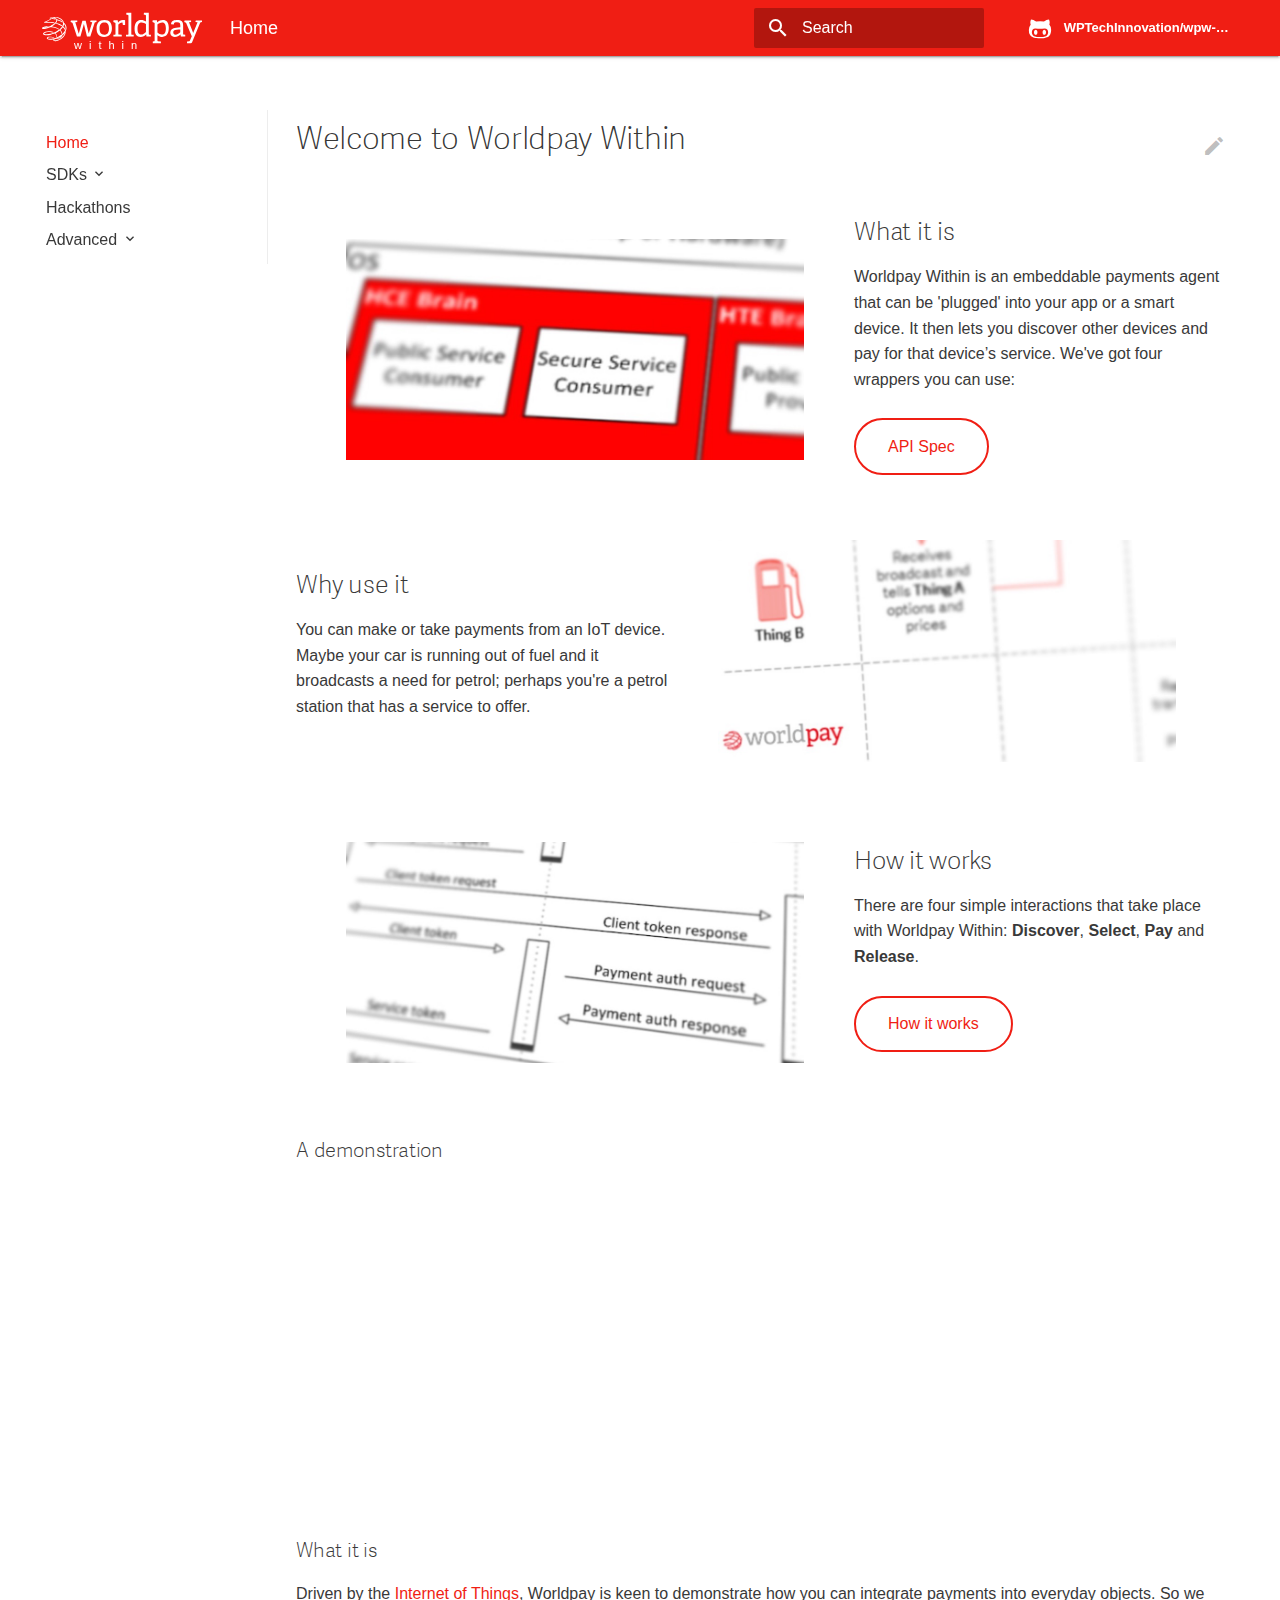
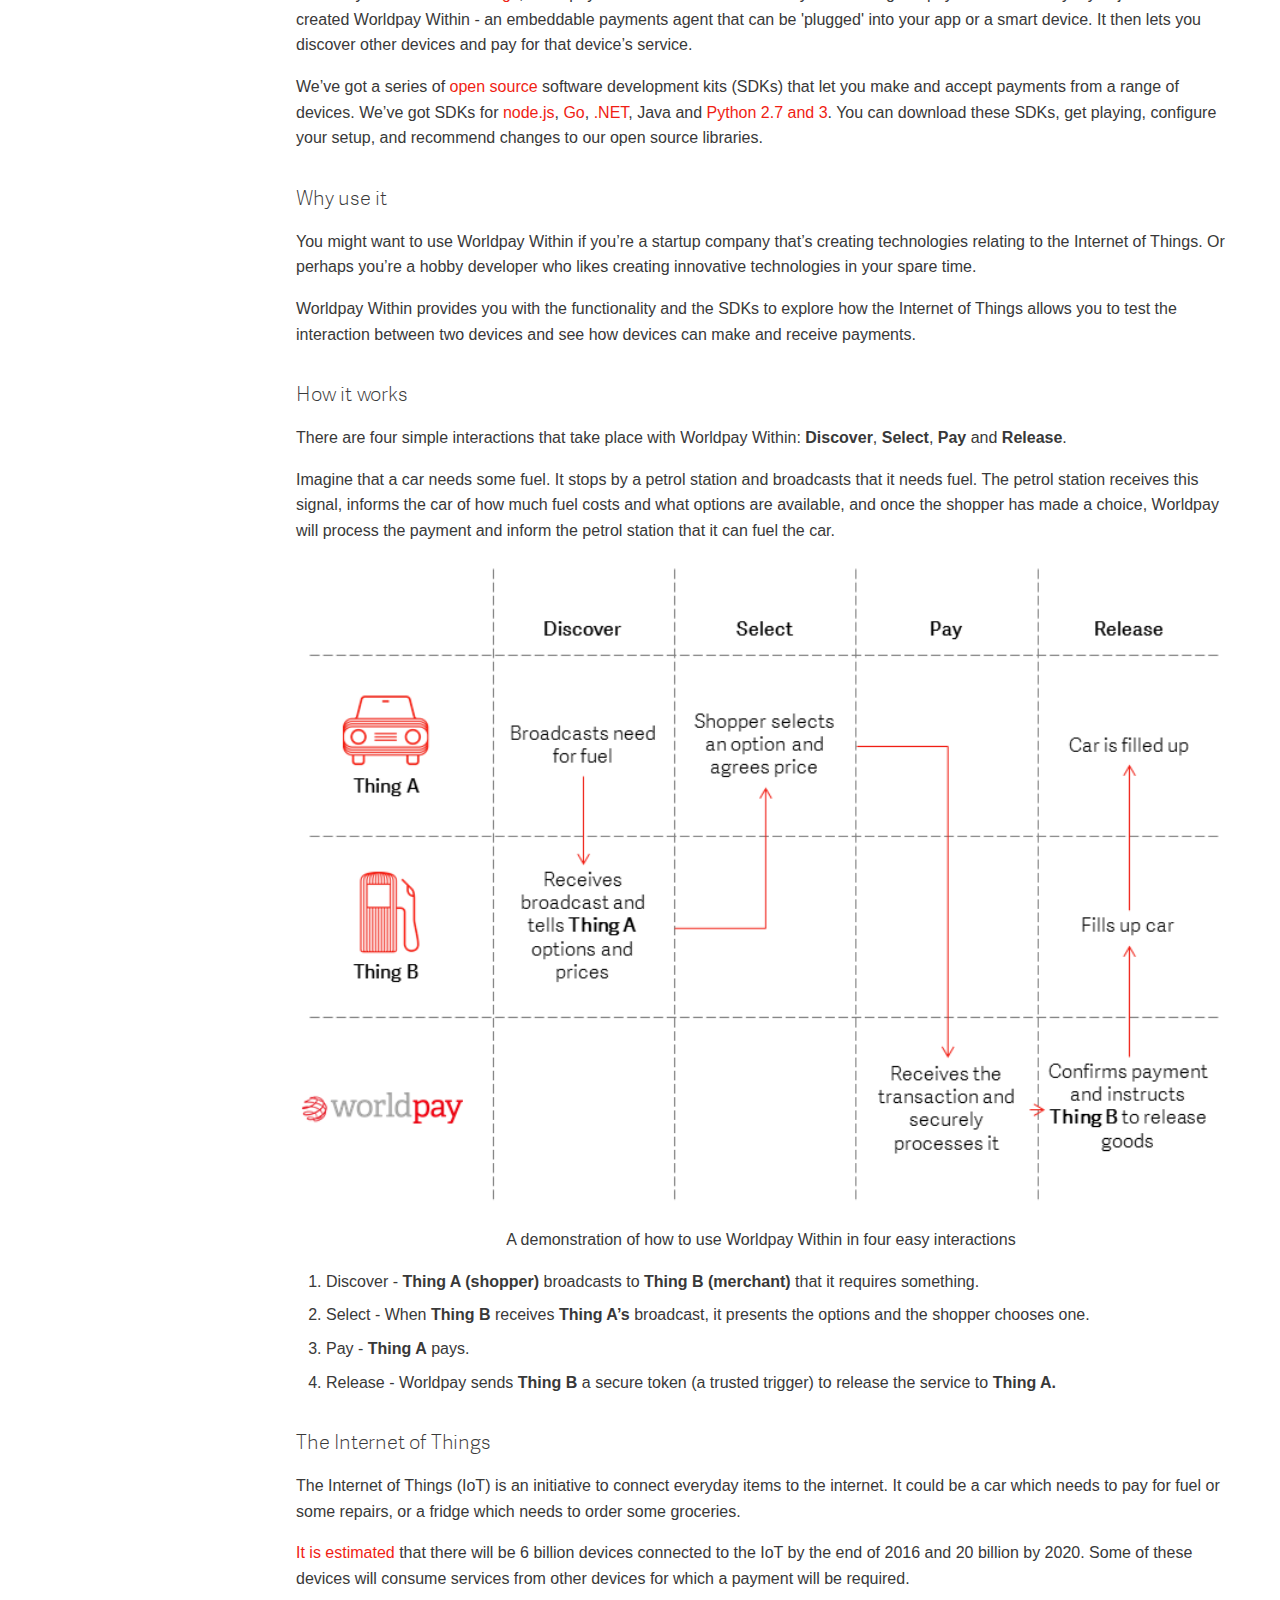
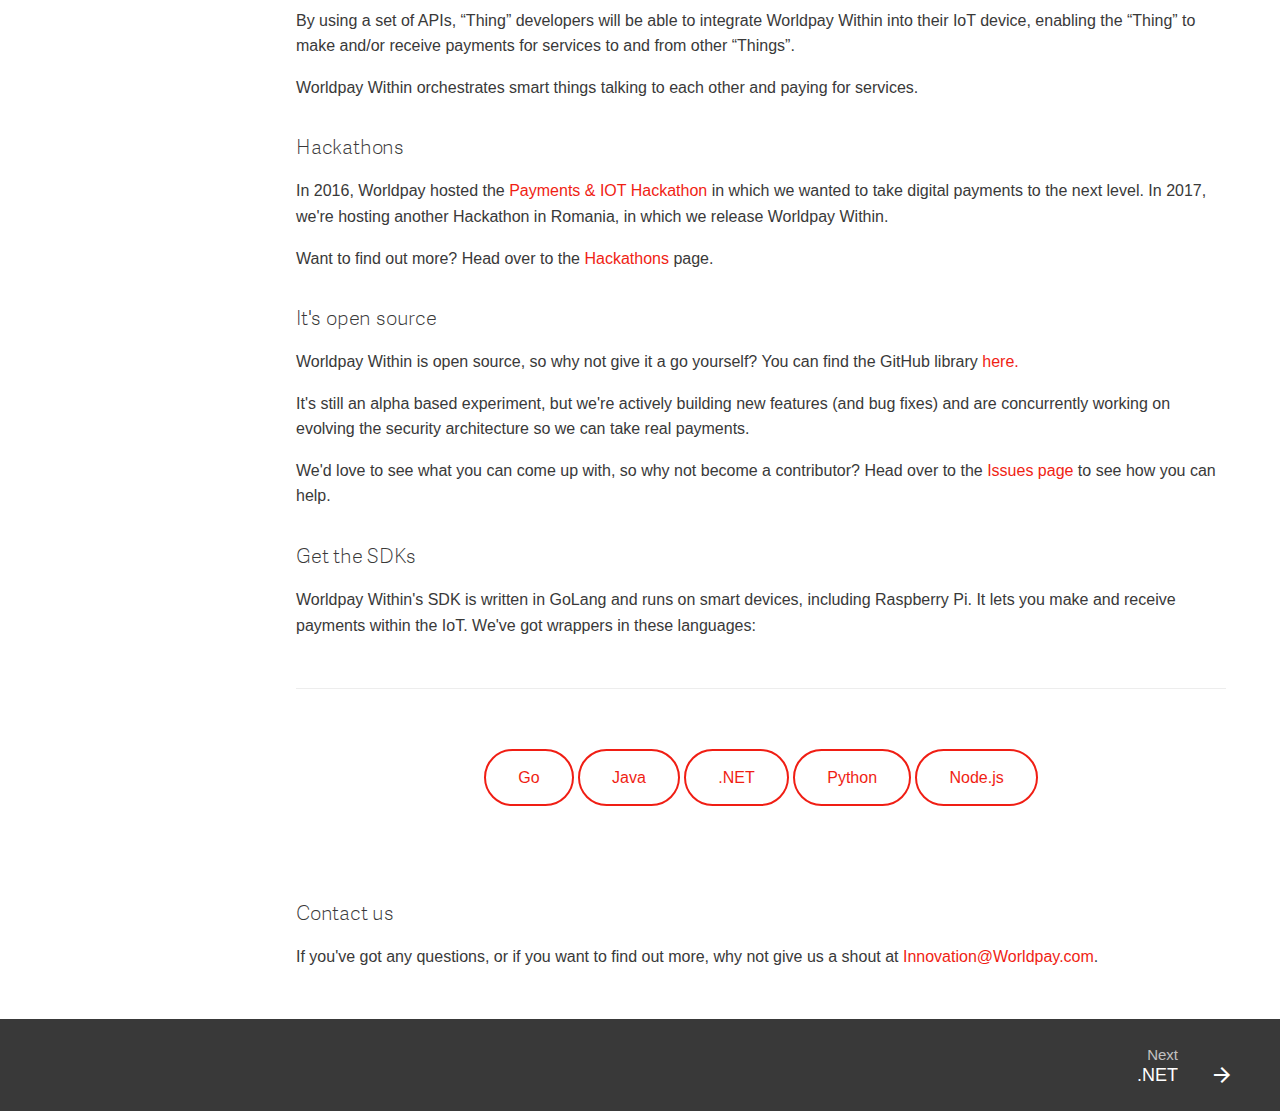
<file: index.html>
<!DOCTYPE html>
<html lang="en" class="no-js">
  <head>
    
      <meta charset="utf-8">
      <meta name="viewport" content="width=device-width,initial-scale=1">
      <meta http-equiv="x-ua-compatible" content="ie=edge">
      
        <meta name="description" content="Worldpay Within website">
      
      
        <link rel="canonical" href="http://localhost:8000/">
      
      
        <meta name="author" content="Worldpay Within">
      
      
        <link rel="shortcut icon" href="./assets/images/favicon.ico">
      
      <meta name="generator" content="mkdocs-0.16.3, mkdocs-material-1.8.1">
    
    
      
        <title>Worldpay Within</title>
      
    
    
      <script src="./assets/javascripts/modernizr-8210299719.js"></script>
    
    
      <link rel="stylesheet" href="./assets/stylesheets/application-baabe4f607.css">
      
    
    
      
        <style>body,input{font-family:adelle_sansregular,"Helvetica Neue",Helvetica,Arial,sans-serif}h1,h2,h3,h4,h5,h6{font-family:adelle_sansthin,"Helvetica Neue",Helvetica,Arial,sans-serif}code,kbd,pre{font-family:"Courier New",Courier,monospace}</style>
      
      <link rel="stylesheet" href="https://fonts.googleapis.com/icon?family=Material+Icons">
    
    
    
  </head>
  
  
  
  
    <body>
  
    <svg class="md-svg">
      <defs>
        
        
          <svg xmlns="http://www.w3.org/2000/svg" width="416" height="448" viewBox="0 0 416 448" id="github"><path fill="currentColor" d="M160 304q0 10-3.125 20.5t-10.75 19T128 352t-18.125-8.5-10.75-19T96 304t3.125-20.5 10.75-19T128 256t18.125 8.5 10.75 19T160 304zm160 0q0 10-3.125 20.5t-10.75 19T288 352t-18.125-8.5-10.75-19T256 304t3.125-20.5 10.75-19T288 256t18.125 8.5 10.75 19T320 304zm40 0q0-30-17.25-51T296 232q-10.25 0-48.75 5.25Q229.5 240 208 240t-39.25-2.75Q130.75 232 120 232q-29.5 0-46.75 21T56 304q0 22 8 38.375t20.25 25.75 30.5 15 35 7.375 37.25 1.75h42q20.5 0 37.25-1.75t35-7.375 30.5-15 20.25-25.75T360 304zm56-44q0 51.75-15.25 82.75-9.5 19.25-26.375 33.25t-35.25 21.5-42.5 11.875-42.875 5.5T212 416q-19.5 0-35.5-.75t-36.875-3.125-38.125-7.5-34.25-12.875T37 371.5t-21.5-28.75Q0 312 0 260q0-59.25 34-99-6.75-20.5-6.75-42.5 0-29 12.75-54.5 27 0 47.5 9.875t47.25 30.875Q171.5 96 212 96q37 0 70 8 26.25-20.5 46.75-30.25T376 64q12.75 25.5 12.75 54.5 0 21.75-6.75 42 34 40 34 99.5z"/></svg>
        
      </defs>
    </svg>
    <input class="md-toggle" data-md-toggle="drawer" type="checkbox" id="drawer">
    <input class="md-toggle" data-md-toggle="search" type="checkbox" id="search">
    <label class="md-overlay" data-md-component="overlay" for="drawer"></label>
    
      <header class="md-header" data-md-component="header">
  <nav class="md-header-nav md-grid">
    <div class="md-flex">
      <div class="md-flex__cell md-flex__cell--shrink">
        
          <a href="http://localhost:8000/" title="Worldpay Within" class="md-logo md-header-nav__button">
            <img src="./images/logo.svg" width="160" height="32">
                <span class="md-subtitle">within</span>
          </a>
        
      </div>
      <div class="md-flex__cell md-flex__cell--shrink">
        <label class="md-icon md-icon--menu md-header-nav__button" for="drawer"></label>
      </div>
      <div class="md-flex__cell md-flex__cell--stretch">
        <span class="md-flex__ellipsis md-header-nav__title">
          
            
              
            
            Home
          
        </span>
      </div>
      <div class="md-flex__cell md-flex__cell--shrink">
        
          <label class="md-icon md-icon--search md-header-nav__button" for="search"></label>
          
<div class="md-search" data-md-component="search" role="dialog">
  <label class="md-search__overlay" for="search"></label>
  <div class="md-search__inner">
    <form class="md-search__form" name="search">
      <input type="text" class="md-search__input" name="query" required placeholder="Search" autocapitalize="off" autocorrect="off" autocomplete="off" spellcheck="false" data-md-component="query">
      <label class="md-icon md-search__icon" for="search"></label>
      <button type="reset" class="md-icon md-search__icon" data-md-component="reset">close</button>
    </form>
    <div class="md-search__output">
      <div class="md-search__scrollwrap" data-md-scrollfix>
        <div class="md-search-result" data-md-component="result" data-md-lang-search="" data-md-lang-tokenizer="[\s\-]+">
          <div class="md-search-result__meta" data-md-lang-result-none="No matching documents" data-md-lang-result-one="1 matching document" data-md-lang-result-other="# matching documents">
            Type to start searching
          </div>
          <ol class="md-search-result__list"></ol>
        </div>
      </div>
    </div>
  </div>
</div>
        
      </div>
      
        <div class="md-flex__cell md-flex__cell--shrink">
          <div class="md-header-nav__source">
            


  


  <a href="https://github.com/WPTechInnovation/wpw-doc-dev" title="Go to repository" class="md-source" data-md-source="github">
    
      <div class="md-source__icon">
        <svg viewBox="0 0 24 24" width="24" height="24">
          <use xlink:href="#github" width="24" height="24"></use>
        </svg>
      </div>
    
    <div class="md-source__repository">
      WPTechInnovation/wpw-doc-dev
    </div>
  </a>

          </div>
        </div>
      
    </div>
  </nav>
</header>
    
    <div class="md-container">
      
      
      <main class="md-main home">
        <div class="md-main__inner md-grid" data-md-component="container">
          
            
              <div class="md-sidebar md-sidebar--primary" data-md-component="navigation">
                <div class="md-sidebar__scrollwrap">
                  <div class="md-sidebar__inner">
                    <nav class="md-nav md-nav--primary" data-md-level="0">
  <label class="md-nav__title md-nav__title--site" for="drawer">
    
      <i class="md-logo md-nav__button">
        <img src="./images/logo.svg" width="160" height="32">
        <span class="md-subtitle">within</span>
      </i>
    
  </label>
  
    <div class="md-nav__source">
      


  


  <a href="https://github.com/WPTechInnovation/wpw-doc-dev" title="Go to repository" class="md-source" data-md-source="github">
    
      <div class="md-source__icon">
        <svg viewBox="0 0 24 24" width="24" height="24">
          <use xlink:href="#github" width="24" height="24"></use>
        </svg>
      </div>
    
    <div class="md-source__repository">
      WPTechInnovation/wpw-doc-dev
    </div>
  </a>

    </div>
  
  <ul class="md-nav__list" data-md-scrollfix>
    
      
      
      
      

  


  <li class="md-nav__item md-nav__item--active">
    
    <input class="md-toggle md-nav__toggle" data-md-toggle="toc" type="checkbox" id="toc">
    
      
    
    
      <label class="md-nav__link md-nav__link--active" for="toc">
        Home
      </label>
    
    <a href="." title="Home" class="md-nav__link md-nav__link--active">
      Home
    </a>
    
      
<nav class="md-nav md-nav--secondary">
  
  
    
  
  
    <label class="md-nav__title" for="toc">Table of contents</label>
    <ul class="md-nav__list" data-md-scrollfix>
      
        <li class="md-nav__item">
  <a href="#a-demonstration" title="A demonstration" class="md-nav__link">
    A demonstration
  </a>
  
</li>
      
        <li class="md-nav__item">
  <a href="#what-it-is" title="What it is" class="md-nav__link">
    What it is
  </a>
  
</li>
      
        <li class="md-nav__item">
  <a href="#why-use-it" title="Why use it" class="md-nav__link">
    Why use it
  </a>
  
</li>
      
        <li class="md-nav__item">
  <a href="#how-it-works" title="How it works" class="md-nav__link">
    How it works
  </a>
  
</li>
      
        <li class="md-nav__item">
  <a href="#the-internet-of-things" title="The Internet of Things" class="md-nav__link">
    The Internet of Things
  </a>
  
</li>
      
        <li class="md-nav__item">
  <a href="#hackathons" title="Hackathons" class="md-nav__link">
    Hackathons
  </a>
  
</li>
      
        <li class="md-nav__item">
  <a href="#its-open-source" title="It's open source" class="md-nav__link">
    It's open source
  </a>
  
</li>
      
        <li class="md-nav__item">
  <a href="#get-the-sdks" title="Get the SDKs" class="md-nav__link">
    Get the SDKs
  </a>
  
</li>
      
        <li class="md-nav__item">
  <a href="#contact-us" title="Contact us" class="md-nav__link">
    Contact us
  </a>
  
</li>
      
      
      
    </ul>
  
</nav>
    
  </li>

      
    
      
      
      
      


  <li class="md-nav__item md-nav__item--nested">
    
      <input class="md-toggle md-nav__toggle" data-md-toggle="nav-2" type="checkbox" id="nav-2">
    
    <label class="md-nav__link" for="nav-2">
      SDKs
    </label>
    <nav class="md-nav" data-md-component="collapsible" data-md-level="1">
      <label class="md-nav__title" for="nav-2">
        SDKs
      </label>
      <ul class="md-nav__list" data-md-scrollfix>
        
        
          
          
          


  <li class="md-nav__item">
    <a href="dotnet/" title=".NET" class="md-nav__link">
      .NET
    </a>
  </li>

        
          
          
          


  <li class="md-nav__item">
    <a href="getting-started-with-go/" title="Go" class="md-nav__link">
      Go
    </a>
  </li>

        
          
          
          


  <li class="md-nav__item">
    <a href="nodejs/" title="Node.js" class="md-nav__link">
      Node.js
    </a>
  </li>

        
          
          
          


  <li class="md-nav__item">
    <a href="python27/" title="Python 2.7" class="md-nav__link">
      Python 2.7
    </a>
  </li>

        
          
          
          


  <li class="md-nav__item">
    <a href="python27/" title="Java" class="md-nav__link">
      Java
    </a>
  </li>

        
      </ul>
    </nav>
  </li>

      
    
      
      
      
      


  <li class="md-nav__item">
    <a href="hackathons/" title="Hackathons" class="md-nav__link">
      Hackathons
    </a>
  </li>

      
    
      
      
      
      


  <li class="md-nav__item md-nav__item--nested">
    
      <input class="md-toggle md-nav__toggle" data-md-toggle="nav-4" type="checkbox" id="nav-4">
    
    <label class="md-nav__link" for="nav-4">
      Advanced
    </label>
    <nav class="md-nav" data-md-component="collapsible" data-md-level="1">
      <label class="md-nav__title" for="nav-4">
        Advanced
      </label>
      <ul class="md-nav__list" data-md-scrollfix>
        
        
          
          
          


  <li class="md-nav__item">
    <a href="how-it-works/" title="How it works" class="md-nav__link">
      How it works
    </a>
  </li>

        
          
          
          


  <li class="md-nav__item">
    <a href="architecture/" title="Architecure" class="md-nav__link">
      Architecure
    </a>
  </li>

        
          
          
          


  <li class="md-nav__item">
    <a href="internal-structure/" title="Internal structure" class="md-nav__link">
      Internal structure
    </a>
  </li>

        
          
          
          


  <li class="md-nav__item">
    <a href="sample-service-messaging/" title="Sample service messaging" class="md-nav__link">
      Sample service messaging
    </a>
  </li>

        
          
          
          


  <li class="md-nav__item">
    <a href="api-spec/" title="API Spec" class="md-nav__link">
      API Spec
    </a>
  </li>

        
      </ul>
    </nav>
  </li>

      
    
  </ul>
</nav>
                  </div>
                </div>
              </div>
            
            
              <div class="md-sidebar md-sidebar--secondary" data-md-component="toc">
                <div class="md-sidebar__scrollwrap">
                  <div class="md-sidebar__inner">
                    
<nav class="md-nav md-nav--secondary">
  
  
    
  
  
    <label class="md-nav__title" for="toc">Table of contents</label>
    <ul class="md-nav__list" data-md-scrollfix>
      
        <li class="md-nav__item">
  <a href="#a-demonstration" title="A demonstration" class="md-nav__link">
    A demonstration
  </a>
  
</li>
      
        <li class="md-nav__item">
  <a href="#what-it-is" title="What it is" class="md-nav__link">
    What it is
  </a>
  
</li>
      
        <li class="md-nav__item">
  <a href="#why-use-it" title="Why use it" class="md-nav__link">
    Why use it
  </a>
  
</li>
      
        <li class="md-nav__item">
  <a href="#how-it-works" title="How it works" class="md-nav__link">
    How it works
  </a>
  
</li>
      
        <li class="md-nav__item">
  <a href="#the-internet-of-things" title="The Internet of Things" class="md-nav__link">
    The Internet of Things
  </a>
  
</li>
      
        <li class="md-nav__item">
  <a href="#hackathons" title="Hackathons" class="md-nav__link">
    Hackathons
  </a>
  
</li>
      
        <li class="md-nav__item">
  <a href="#its-open-source" title="It's open source" class="md-nav__link">
    It's open source
  </a>
  
</li>
      
        <li class="md-nav__item">
  <a href="#get-the-sdks" title="Get the SDKs" class="md-nav__link">
    Get the SDKs
  </a>
  
</li>
      
        <li class="md-nav__item">
  <a href="#contact-us" title="Contact us" class="md-nav__link">
    Contact us
  </a>
  
</li>
      
      
      
    </ul>
  
</nav>
                  </div>
                </div>
              </div>
            
          
          <div class="md-content">
            <article class="md-content__inner md-typeset">
              
                
                  <a href="https://github.com/WPTechInnovation/wpw-doc-dev//edit/master/docs/index.md" title="Edit this page" class="md-icon md-content__icon">edit</a>
                
                
                <h1 id="welcome-to-worldpay-within">Welcome to Worldpay Within<a class="headerlink" href="#welcome-to-worldpay-within" title="Permanent link">&para;</a></h1>
<div class="explainer left">
  <div>
    <img src="images/the-flows/what-is-it.png" />
  </div>
  <div class="txt">
    <h2>What it is</h2>
    <p>Worldpay Within is an embeddable payments agent that can be 'plugged' into your app or a smart device. It then lets you discover other devices and pay for that device’s service. We've got four wrappers you can use: </p>
    <a class="md-button" href="api-spec.md">API Spec</a>
  </div>
</div>

<div class="explainer right">
  <div>
     <img src="images/the-flows/why-use-it.png" />
  </div>
  <div class="txt">
    <h2>Why use it</h2>
    <p>You can make or take payments from an IoT device. Maybe your car is running out of fuel and it broadcasts a need for petrol; perhaps you're a petrol station that has a service to offer.</p>
  </div>
</div>

<div class="explainer left">
  <div>
    <img src="images/the-flows/how-it-works.png" />
  </div>
  <div class="txt">
    <h2>How it works</h2>
    <p>There are four simple interactions that take place with Worldpay Within: <strong>Discover</strong>, <strong>Select</strong>, <strong>Pay</strong> and <strong>Release</strong>.</p>
    <a class="md-button" href="how-it-works.md">How it works</a>
  </div>
</div>

<!--<div class="explainer center">
  <div class="txt">
    <h2>It's open source </h2>
    <p>  </p>
  </div>
  <div>
    <iframe class="video" src="https://www.youtube.com/embed/QSIPNhOiMoE?controls=1&fs=0&rel=0&showinfo=0" frameborder="0" allowfullscreen></iframe>
  </div>
</div>

<div class="download">
  <h2>API docs</h2>
  <a class="md-button" href="https://github.com/WPTechInnovation/worldpay-within-sdk/tree/master/wrappers/java">Java</a>
  <a class="md-button" href="dotnet.html">.NET</a>
  <a class="md-button" href="getting-started-with-go.html">Go</a>
  <a class="md-button" href="nodejs.html">Node.js</a>
  <a class="md-button" href="python27.html">Python (2.7)</a>
</div>-->

<h3 id="a-demonstration">A demonstration<a class="headerlink" href="#a-demonstration" title="Permanent link">&para;</a></h3>
<iframe class="video" height="315" src="https://www.youtube.com/embed/94fm-DYtLb8?controls=1&fs=0&rel=0&showinfo=0" frameborder="0" allowfullscreen></iframe>

<h3 id="what-it-is">What it is<a class="headerlink" href="#what-it-is" title="Permanent link">&para;</a></h3>
<p>Driven by the <a href="#iot">Internet of Things</a>, Worldpay is keen to demonstrate how you can integrate payments into everyday objects. So we created Worldpay Within - an embeddable payments agent that can be 'plugged' into your app or a smart device. It then lets you discover other devices and pay for that device’s service.</p>
<p>We’ve got a series of <a href="#open-source">open source</a> software development kits (SDKs) that let you make and accept payments from a range of devices. We’ve got SDKs for <a href="./nodejs.html">node.js</a>, <a href="./getting-started-with-go.html">Go</a>, <a href="./dotnet.html">.NET</a>, Java and <a href="./python27.html">Python 2.7 and 3</a>. You can download these SDKs, get playing, configure your setup, and recommend changes to our open source libraries.</p>
<h3 id="why-use-it">Why use it<a class="headerlink" href="#why-use-it" title="Permanent link">&para;</a></h3>
<p>You might want to use Worldpay Within if you’re a startup company that’s creating technologies relating to the Internet of Things. Or perhaps you’re a hobby developer who likes creating innovative technologies in your spare time.</p>
<p>Worldpay Within provides you with the functionality and the SDKs to explore how the Internet of Things allows you to test the interaction between two devices and see how devices can make and receive payments.</p>
<h3 id="how-it-works">How it works<a class="headerlink" href="#how-it-works" title="Permanent link">&para;</a></h3>
<p>There are four simple interactions that take place with Worldpay Within: <strong>Discover</strong>, <strong>Select</strong>, <strong>Pay</strong> and <strong>Release</strong>.</p>
<p>Imagine that a car needs some fuel. It stops by a petrol station and broadcasts that it needs fuel. The petrol station receives this signal, informs the car of how much fuel costs and what options are available, and once the shopper has made a choice, Worldpay will process the payment and inform the petrol station that it can fuel the car.</p>
<p><img alt="A flow of how you could use Worldpay Within" src="./images/the-flows/car-fuel-flow.png" />
<figcaption>A demonstration of how to use Worldpay Within in four easy interactions</figcaption></p>
<ol>
<li>Discover - <strong>Thing A (shopper)</strong> broadcasts to <strong>Thing B (merchant)</strong> that it requires something.</li>
<li>Select - When <strong>Thing B</strong> receives <strong>Thing A’s</strong> broadcast, it presents the options and the shopper chooses one.</li>
<li>Pay - <strong>Thing A</strong> pays.</li>
<li>Release - Worldpay sends <strong>Thing B</strong> a secure token (a trusted trigger) to release the service to <strong>Thing A.</strong></li>
</ol>
<h3 id="the-internet-of-things">The Internet of Things<a class="headerlink" href="#the-internet-of-things" title="Permanent link">&para;</a></h3>
<p>The Internet of Things (IoT) is an initiative to connect everyday items to the internet. It could be a car which needs to pay for fuel or some repairs, or a fridge which needs to order some groceries.</p>
<p><a href="http://www.gartner.com/newsroom/id/3165317">It is estimated</a> that there will be 6 billion devices connected to the IoT by the end of 2016 and 20 billion by 2020. Some of these devices will consume services from other devices for which a payment will be required.</p>
<p>By using a set of APIs, “Thing” developers will be able to integrate Worldpay Within into their IoT device, enabling the “Thing” to make and/or receive payments for services to and from other “Things”.</p>
<p>Worldpay Within orchestrates smart things talking to each other and paying for services.</p>
<h3 id="hackathons">Hackathons<a class="headerlink" href="#hackathons" title="Permanent link">&para;</a></h3>
<p>In 2016, Worldpay hosted the <a href="http://worldpay-hackathon.bemyapp.com">Payments &amp; IOT Hackathon</a> in which we wanted to take digital payments to the next level. In 2017, we're hosting another Hackathon in Romania, in which we release Worldpay Within.</p>
<p>Want to find out more? Head over to the <a href="./hackathons.html">Hackathons</a> page.</p>
<h3 id="its-open-source">It's open source<a class="headerlink" href="#its-open-source" title="Permanent link">&para;</a></h3>
<p>Worldpay Within is open source, so why not give it a go yourself? You can find the GitHub library <a href="https://github.com/WPTechInnovation/worldpay-within-sdk/issues">here.</a></p>
<p>It's still an alpha based experiment, but we're actively building new features (and bug fixes) and are concurrently working on evolving the security architecture so we can take real payments.</p>
<p>We'd love to see what you can come up with, so why not become a contributor? Head over to the <a href="https://github.com/WPTechInnovation/worldpay-within-sdk/issues">Issues page</a> to see how you can help. </p>
<h3 id="get-the-sdks">Get the SDKs<a class="headerlink" href="#get-the-sdks" title="Permanent link">&para;</a></h3>
<p>Worldpay Within's SDK is written in GoLang and runs on smart devices, including Raspberry Pi. It lets you make and receive payments within the IoT. We've got wrappers in these languages:</p>
<div class="download">
  <a class="md-button" href="getting-started-with-go.html">Go</a>
  <a class="md-button" href="#java">Java</a>
  <a class="md-button" href="dotnet.html">.NET</a>
  <a class="md-button" href="python27.html">Python</a>
  <a class="md-button" href="nodejs.html">Node.js</a>
</div>

<h3 id="contact-us">Contact us<a class="headerlink" href="#contact-us" title="Permanent link">&para;</a></h3>
<p>If you've got any questions, or if you want to find out more, why not give us a shout at <a href="mailto:innovation@worldpay.com"><a href="&#109;&#97;&#105;&#108;&#116;&#111;&#58;&#73;&#110;&#110;&#111;&#118;&#97;&#116;&#105;&#111;&#110;&#64;&#87;&#111;&#114;&#108;&#100;&#112;&#97;&#121;&#46;&#99;&#111;&#109;">&#73;&#110;&#110;&#111;&#118;&#97;&#116;&#105;&#111;&#110;&#64;&#87;&#111;&#114;&#108;&#100;&#112;&#97;&#121;&#46;&#99;&#111;&#109;</a></a>.</p>
                
                  
                
              
              
                
              
            </article>
          </div>
        </div>
      </main>
      
        
<footer class="md-footer">
  
    <div class="md-footer-nav">
      <nav class="md-footer-nav__inner md-grid">
        
        
          <a href="dotnet/" title=".NET" class="md-flex md-footer-nav__link md-footer-nav__link--next" rel="next">
            <div class="md-flex__cell md-flex__cell--stretch md-footer-nav__title">
              <span class="md-flex__ellipsis">
                <span class="md-footer-nav__direction">
                  Next
                </span>
                .NET
              </span>
            </div>
            <div class="md-flex__cell md-flex__cell--shrink">
              <i class="md-icon md-icon--arrow-forward md-footer-nav__button"></i>
            </div>
          </a>
        
      </nav>
    </div>
  
  
</footer>
      
    </div>
    
      <script src="./assets/javascripts/application-6940329b9f.js"></script>
      
      
      <script>app.initialize({url:{base:"."}})</script>
      
    
    
      
      <script>!function(e,t,a,n,o,c,i){e.GoogleAnalyticsObject=o,e[o]=e[o]||function(){(e[o].q=e[o].q||[]).push(arguments)},e[o].l=1*new Date,c=t.createElement(a),i=t.getElementsByTagName(a)[0],c.async=1,c.src=n,i.parentNode.insertBefore(c,i)}(window,document,"script","https://www.google-analytics.com/analytics.js","ga"),ga("create","None","auto"),ga("set","anonymizeIp",!0),ga("send","pageview");var links=document.getElementsByTagName("a");Array.prototype.map.call(links,function(e){e.host!=document.location.host&&e.addEventListener("click",function(){var t=e.getAttribute("data-md-action")||"follow";ga("send","event","outbound",t,e.href)})});var query=document.forms.search.query;query.addEventListener("blur",function(){if(this.value){var e=document.location.pathname;ga("send","pageview",e+"?q="+this.value)}})</script>
      
    
  </body>
</html>
</file>
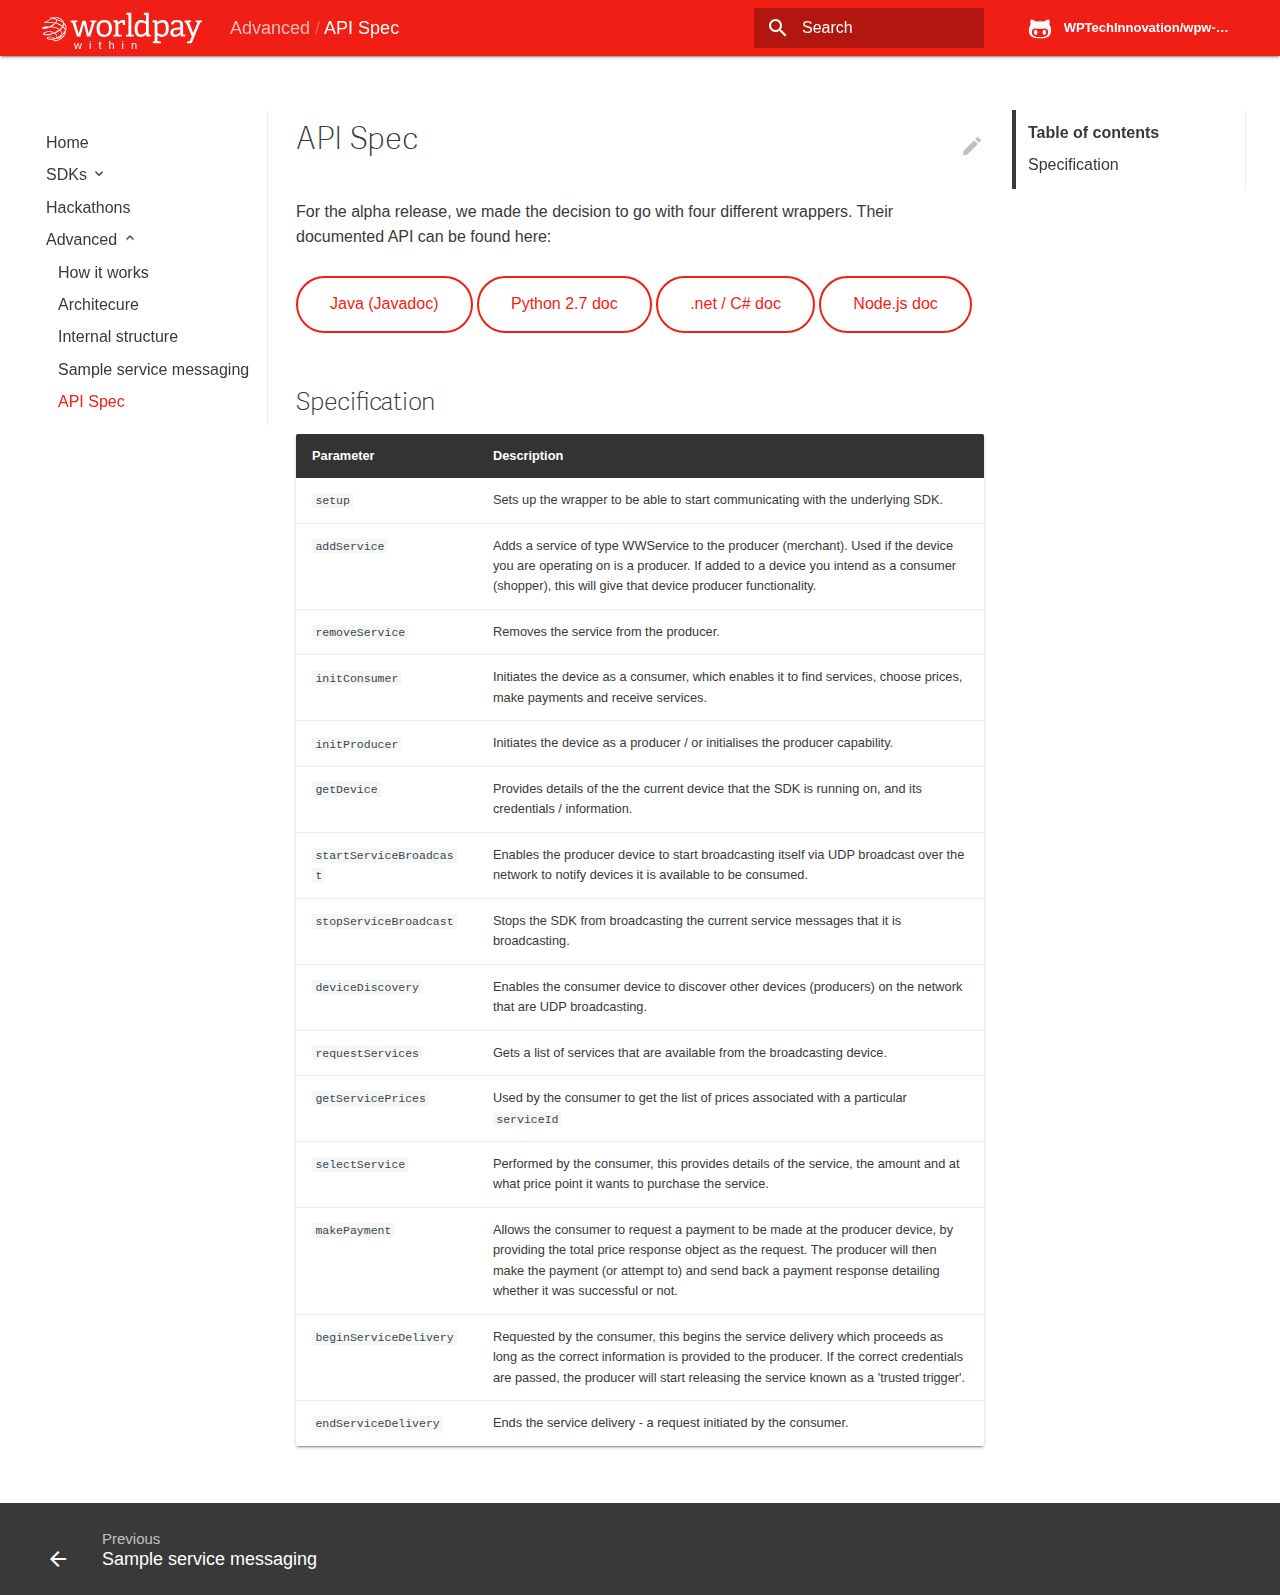
<file: api-spec/index.html>
<!DOCTYPE html>
<html lang="en" class="no-js">
  <head>
    
      <meta charset="utf-8">
      <meta name="viewport" content="width=device-width,initial-scale=1">
      <meta http-equiv="x-ua-compatible" content="ie=edge">
      
        <meta name="description" content="Worldpay Within website">
      
      
        <link rel="canonical" href="http://localhost:8000/api-spec/">
      
      
        <meta name="author" content="Worldpay Within">
      
      
        <link rel="shortcut icon" href="../assets/images/favicon.ico">
      
      <meta name="generator" content="mkdocs-0.16.3, mkdocs-material-1.8.1">
    
    
      
        <title>API Spec - Worldpay Within</title>
      
    
    
      <script src="../assets/javascripts/modernizr-8210299719.js"></script>
    
    
      <link rel="stylesheet" href="../assets/stylesheets/application-baabe4f607.css">
      
    
    
      
        <style>body,input{font-family:adelle_sansregular,"Helvetica Neue",Helvetica,Arial,sans-serif}h1,h2,h3,h4,h5,h6{font-family:adelle_sansthin,"Helvetica Neue",Helvetica,Arial,sans-serif}code,kbd,pre{font-family:"Courier New",Courier,monospace}</style>
      
      <link rel="stylesheet" href="https://fonts.googleapis.com/icon?family=Material+Icons">
    
    
    
  </head>
  
  
  
  
    <body>
  
    <svg class="md-svg">
      <defs>
        
        
          <svg xmlns="http://www.w3.org/2000/svg" width="416" height="448" viewBox="0 0 416 448" id="github"><path fill="currentColor" d="M160 304q0 10-3.125 20.5t-10.75 19T128 352t-18.125-8.5-10.75-19T96 304t3.125-20.5 10.75-19T128 256t18.125 8.5 10.75 19T160 304zm160 0q0 10-3.125 20.5t-10.75 19T288 352t-18.125-8.5-10.75-19T256 304t3.125-20.5 10.75-19T288 256t18.125 8.5 10.75 19T320 304zm40 0q0-30-17.25-51T296 232q-10.25 0-48.75 5.25Q229.5 240 208 240t-39.25-2.75Q130.75 232 120 232q-29.5 0-46.75 21T56 304q0 22 8 38.375t20.25 25.75 30.5 15 35 7.375 37.25 1.75h42q20.5 0 37.25-1.75t35-7.375 30.5-15 20.25-25.75T360 304zm56-44q0 51.75-15.25 82.75-9.5 19.25-26.375 33.25t-35.25 21.5-42.5 11.875-42.875 5.5T212 416q-19.5 0-35.5-.75t-36.875-3.125-38.125-7.5-34.25-12.875T37 371.5t-21.5-28.75Q0 312 0 260q0-59.25 34-99-6.75-20.5-6.75-42.5 0-29 12.75-54.5 27 0 47.5 9.875t47.25 30.875Q171.5 96 212 96q37 0 70 8 26.25-20.5 46.75-30.25T376 64q12.75 25.5 12.75 54.5 0 21.75-6.75 42 34 40 34 99.5z"/></svg>
        
      </defs>
    </svg>
    <input class="md-toggle" data-md-toggle="drawer" type="checkbox" id="drawer">
    <input class="md-toggle" data-md-toggle="search" type="checkbox" id="search">
    <label class="md-overlay" data-md-component="overlay" for="drawer"></label>
    
      <header class="md-header" data-md-component="header">
  <nav class="md-header-nav md-grid">
    <div class="md-flex">
      <div class="md-flex__cell md-flex__cell--shrink">
        
          <a href="http://localhost:8000/" title="Worldpay Within" class="md-logo md-header-nav__button">
            <img src="../images/logo.svg" width="160" height="32">
                <span class="md-subtitle">within</span>
          </a>
        
      </div>
      <div class="md-flex__cell md-flex__cell--shrink">
        <label class="md-icon md-icon--menu md-header-nav__button" for="drawer"></label>
      </div>
      <div class="md-flex__cell md-flex__cell--stretch">
        <span class="md-flex__ellipsis md-header-nav__title">
          
            
              
                <span class="md-header-nav__parent">
                  Advanced
                </span>
              
            
            API Spec
          
        </span>
      </div>
      <div class="md-flex__cell md-flex__cell--shrink">
        
          <label class="md-icon md-icon--search md-header-nav__button" for="search"></label>
          
<div class="md-search" data-md-component="search" role="dialog">
  <label class="md-search__overlay" for="search"></label>
  <div class="md-search__inner">
    <form class="md-search__form" name="search">
      <input type="text" class="md-search__input" name="query" required placeholder="Search" autocapitalize="off" autocorrect="off" autocomplete="off" spellcheck="false" data-md-component="query">
      <label class="md-icon md-search__icon" for="search"></label>
      <button type="reset" class="md-icon md-search__icon" data-md-component="reset">close</button>
    </form>
    <div class="md-search__output">
      <div class="md-search__scrollwrap" data-md-scrollfix>
        <div class="md-search-result" data-md-component="result" data-md-lang-search="" data-md-lang-tokenizer="[\s\-]+">
          <div class="md-search-result__meta" data-md-lang-result-none="No matching documents" data-md-lang-result-one="1 matching document" data-md-lang-result-other="# matching documents">
            Type to start searching
          </div>
          <ol class="md-search-result__list"></ol>
        </div>
      </div>
    </div>
  </div>
</div>
        
      </div>
      
        <div class="md-flex__cell md-flex__cell--shrink">
          <div class="md-header-nav__source">
            


  


  <a href="https://github.com/WPTechInnovation/wpw-doc-dev" title="Go to repository" class="md-source" data-md-source="github">
    
      <div class="md-source__icon">
        <svg viewBox="0 0 24 24" width="24" height="24">
          <use xlink:href="#github" width="24" height="24"></use>
        </svg>
      </div>
    
    <div class="md-source__repository">
      WPTechInnovation/wpw-doc-dev
    </div>
  </a>

          </div>
        </div>
      
    </div>
  </nav>
</header>
    
    <div class="md-container">
      
      
      <main class="md-main">
        <div class="md-main__inner md-grid" data-md-component="container">
          
            
              <div class="md-sidebar md-sidebar--primary" data-md-component="navigation">
                <div class="md-sidebar__scrollwrap">
                  <div class="md-sidebar__inner">
                    <nav class="md-nav md-nav--primary" data-md-level="0">
  <label class="md-nav__title md-nav__title--site" for="drawer">
    
      <i class="md-logo md-nav__button">
        <img src="../images/logo.svg" width="160" height="32">
        <span class="md-subtitle">within</span>
      </i>
    
  </label>
  
    <div class="md-nav__source">
      


  


  <a href="https://github.com/WPTechInnovation/wpw-doc-dev" title="Go to repository" class="md-source" data-md-source="github">
    
      <div class="md-source__icon">
        <svg viewBox="0 0 24 24" width="24" height="24">
          <use xlink:href="#github" width="24" height="24"></use>
        </svg>
      </div>
    
    <div class="md-source__repository">
      WPTechInnovation/wpw-doc-dev
    </div>
  </a>

    </div>
  
  <ul class="md-nav__list" data-md-scrollfix>
    
      
      
      
      


  <li class="md-nav__item">
    <a href=".." title="Home" class="md-nav__link">
      Home
    </a>
  </li>

      
    
      
      
      
      


  <li class="md-nav__item md-nav__item--nested">
    
      <input class="md-toggle md-nav__toggle" data-md-toggle="nav-2" type="checkbox" id="nav-2">
    
    <label class="md-nav__link" for="nav-2">
      SDKs
    </label>
    <nav class="md-nav" data-md-component="collapsible" data-md-level="1">
      <label class="md-nav__title" for="nav-2">
        SDKs
      </label>
      <ul class="md-nav__list" data-md-scrollfix>
        
        
          
          
          


  <li class="md-nav__item">
    <a href="../dotnet/" title=".NET" class="md-nav__link">
      .NET
    </a>
  </li>

        
          
          
          


  <li class="md-nav__item">
    <a href="../getting-started-with-go/" title="Go" class="md-nav__link">
      Go
    </a>
  </li>

        
          
          
          


  <li class="md-nav__item">
    <a href="../nodejs/" title="Node.js" class="md-nav__link">
      Node.js
    </a>
  </li>

        
          
          
          


  <li class="md-nav__item">
    <a href="../python27/" title="Python 2.7" class="md-nav__link">
      Python 2.7
    </a>
  </li>

        
          
          
          


  <li class="md-nav__item">
    <a href="../python27/" title="Java" class="md-nav__link">
      Java
    </a>
  </li>

        
      </ul>
    </nav>
  </li>

      
    
      
      
      
      


  <li class="md-nav__item">
    <a href="../hackathons/" title="Hackathons" class="md-nav__link">
      Hackathons
    </a>
  </li>

      
    
      
      
      
      

  


  <li class="md-nav__item md-nav__item--active md-nav__item--nested">
    
      <input class="md-toggle md-nav__toggle" data-md-toggle="nav-4" type="checkbox" id="nav-4" checked>
    
    <label class="md-nav__link" for="nav-4">
      Advanced
    </label>
    <nav class="md-nav" data-md-component="collapsible" data-md-level="1">
      <label class="md-nav__title" for="nav-4">
        Advanced
      </label>
      <ul class="md-nav__list" data-md-scrollfix>
        
        
          
          
          


  <li class="md-nav__item">
    <a href="../how-it-works/" title="How it works" class="md-nav__link">
      How it works
    </a>
  </li>

        
          
          
          


  <li class="md-nav__item">
    <a href="../architecture/" title="Architecure" class="md-nav__link">
      Architecure
    </a>
  </li>

        
          
          
          


  <li class="md-nav__item">
    <a href="../internal-structure/" title="Internal structure" class="md-nav__link">
      Internal structure
    </a>
  </li>

        
          
          
          


  <li class="md-nav__item">
    <a href="../sample-service-messaging/" title="Sample service messaging" class="md-nav__link">
      Sample service messaging
    </a>
  </li>

        
          
          
          

  


  <li class="md-nav__item md-nav__item--active">
    
    <input class="md-toggle md-nav__toggle" data-md-toggle="toc" type="checkbox" id="toc">
    
    
      <label class="md-nav__link md-nav__link--active" for="toc">
        API Spec
      </label>
    
    <a href="./" title="API Spec" class="md-nav__link md-nav__link--active">
      API Spec
    </a>
    
      
<nav class="md-nav md-nav--secondary">
  
  
  
    <label class="md-nav__title" for="toc">Table of contents</label>
    <ul class="md-nav__list" data-md-scrollfix>
      
        <li class="md-nav__item">
  <a href="#specification" title="Specification" class="md-nav__link">
    Specification
  </a>
  
</li>
      
      
      
    </ul>
  
</nav>
    
  </li>

        
      </ul>
    </nav>
  </li>

      
    
  </ul>
</nav>
                  </div>
                </div>
              </div>
            
            
              <div class="md-sidebar md-sidebar--secondary" data-md-component="toc">
                <div class="md-sidebar__scrollwrap">
                  <div class="md-sidebar__inner">
                    
<nav class="md-nav md-nav--secondary">
  
  
  
    <label class="md-nav__title" for="toc">Table of contents</label>
    <ul class="md-nav__list" data-md-scrollfix>
      
        <li class="md-nav__item">
  <a href="#specification" title="Specification" class="md-nav__link">
    Specification
  </a>
  
</li>
      
      
      
    </ul>
  
</nav>
                  </div>
                </div>
              </div>
            
          
          <div class="md-content">
            <article class="md-content__inner md-typeset">
              
                
                  <a href="https://github.com/WPTechInnovation/wpw-doc-dev//edit/master/docs/api-spec.md" title="Edit this page" class="md-icon md-content__icon">edit</a>
                
                
                
                  <h1>API Spec</h1>
                
                
                <p>For the alpha release, we made the decision to go with four different wrappers. Their documented API can be found here:</p>
<div class="download">
  <a class="md-button" href="#java">Java (Javadoc)</a>
  <a class="md-button" href="python27.md">Python 2.7 doc</a>
  <a class="md-button" href="dotnet.md">.net / C# doc</a>
  <a class="md-button" href="nodejs.md">Node.js doc</a>
</div>

<h2 id="specification">Specification<a class="headerlink" href="#specification" title="Permanent link">&para;</a></h2>
<table>
<thead>
<tr>
<th><strong>Parameter</strong></th>
<th><strong>Description</strong></th>
</tr>
</thead>
<tbody>
<tr>
<td><code>setup</code></td>
<td>Sets up the wrapper to be able to start communicating with the underlying SDK.</td>
</tr>
<tr>
<td><code>addService</code></td>
<td>Adds a service of type WWService to the producer (merchant). Used if the device you are operating on is a producer. If added to a device you intend as a consumer (shopper), this will give that device producer functionality.</td>
</tr>
<tr>
<td><code>removeService</code></td>
<td>Removes the service from the producer.</td>
</tr>
<tr>
<td><code>initConsumer</code></td>
<td>Initiates the device as a consumer, which enables it to find services, choose prices, make payments and receive services.</td>
</tr>
<tr>
<td><code>initProducer</code></td>
<td>Initiates the device as a producer / or initialises the producer capability.</td>
</tr>
<tr>
<td><code>getDevice</code></td>
<td>Provides details of the the current device that the SDK is running on, and its credentials / information.</td>
</tr>
<tr>
<td><code>startServiceBroadcast</code></td>
<td>Enables the producer device to start broadcasting itself via UDP broadcast over the network to notify devices it is available to be consumed.</td>
</tr>
<tr>
<td><code>stopServiceBroadcast</code></td>
<td>Stops the SDK from broadcasting the current service messages that it is broadcasting.</td>
</tr>
<tr>
<td><code>deviceDiscovery</code></td>
<td>Enables the consumer device to discover other devices (producers) on the network that are UDP broadcasting.</td>
</tr>
<tr>
<td><code>requestServices</code></td>
<td>Gets a list of services that are available from the broadcasting device.</td>
</tr>
<tr>
<td><code>getServicePrices</code></td>
<td>Used by the consumer to get the list of prices associated with a particular <code>serviceId</code></td>
</tr>
<tr>
<td><code>selectService</code></td>
<td>Performed by the consumer, this provides details of the service, the amount and at what price point it wants to purchase the service.</td>
</tr>
<tr>
<td><code>makePayment</code></td>
<td>Allows the consumer to request a payment to be made at the producer device, by providing the total price response object as the request. The producer will then make the payment (or attempt to) and send back a payment response detailing whether it was successful or not.</td>
</tr>
<tr>
<td><code>beginServiceDelivery</code></td>
<td>Requested by the consumer, this begins the service delivery which proceeds as long as the correct information is provided to the producer. If the correct credentials are passed, the producer will start releasing the service known as a 'trusted trigger'.</td>
</tr>
<tr>
<td><code>endServiceDelivery</code></td>
<td>Ends the service delivery - a request initiated by the consumer.</td>
</tr>
</tbody>
</table>
                
                  
                
              
              
                
              
            </article>
          </div>
        </div>
      </main>
      
        
<footer class="md-footer">
  
    <div class="md-footer-nav">
      <nav class="md-footer-nav__inner md-grid">
        
          <a href="../sample-service-messaging/" title="Sample service messaging" class="md-flex md-footer-nav__link md-footer-nav__link--prev" rel="prev">
            <div class="md-flex__cell md-flex__cell--shrink">
              <i class="md-icon md-icon--arrow-back md-footer-nav__button"></i>
            </div>
            <div class="md-flex__cell md-flex__cell--stretch md-footer-nav__title">
              <span class="md-flex__ellipsis">
                <span class="md-footer-nav__direction">
                  Previous
                </span>
                Sample service messaging
              </span>
            </div>
          </a>
        
        
      </nav>
    </div>
  
  
</footer>
      
    </div>
    
      <script src="../assets/javascripts/application-6940329b9f.js"></script>
      
      
      <script>app.initialize({url:{base:".."}})</script>
      
    
    
      
      <script>!function(e,t,a,n,o,c,i){e.GoogleAnalyticsObject=o,e[o]=e[o]||function(){(e[o].q=e[o].q||[]).push(arguments)},e[o].l=1*new Date,c=t.createElement(a),i=t.getElementsByTagName(a)[0],c.async=1,c.src=n,i.parentNode.insertBefore(c,i)}(window,document,"script","https://www.google-analytics.com/analytics.js","ga"),ga("create","None","auto"),ga("set","anonymizeIp",!0),ga("send","pageview");var links=document.getElementsByTagName("a");Array.prototype.map.call(links,function(e){e.host!=document.location.host&&e.addEventListener("click",function(){var t=e.getAttribute("data-md-action")||"follow";ga("send","event","outbound",t,e.href)})});var query=document.forms.search.query;query.addEventListener("blur",function(){if(this.value){var e=document.location.pathname;ga("send","pageview",e+"?q="+this.value)}})</script>
      
    
  </body>
</html>
</file>
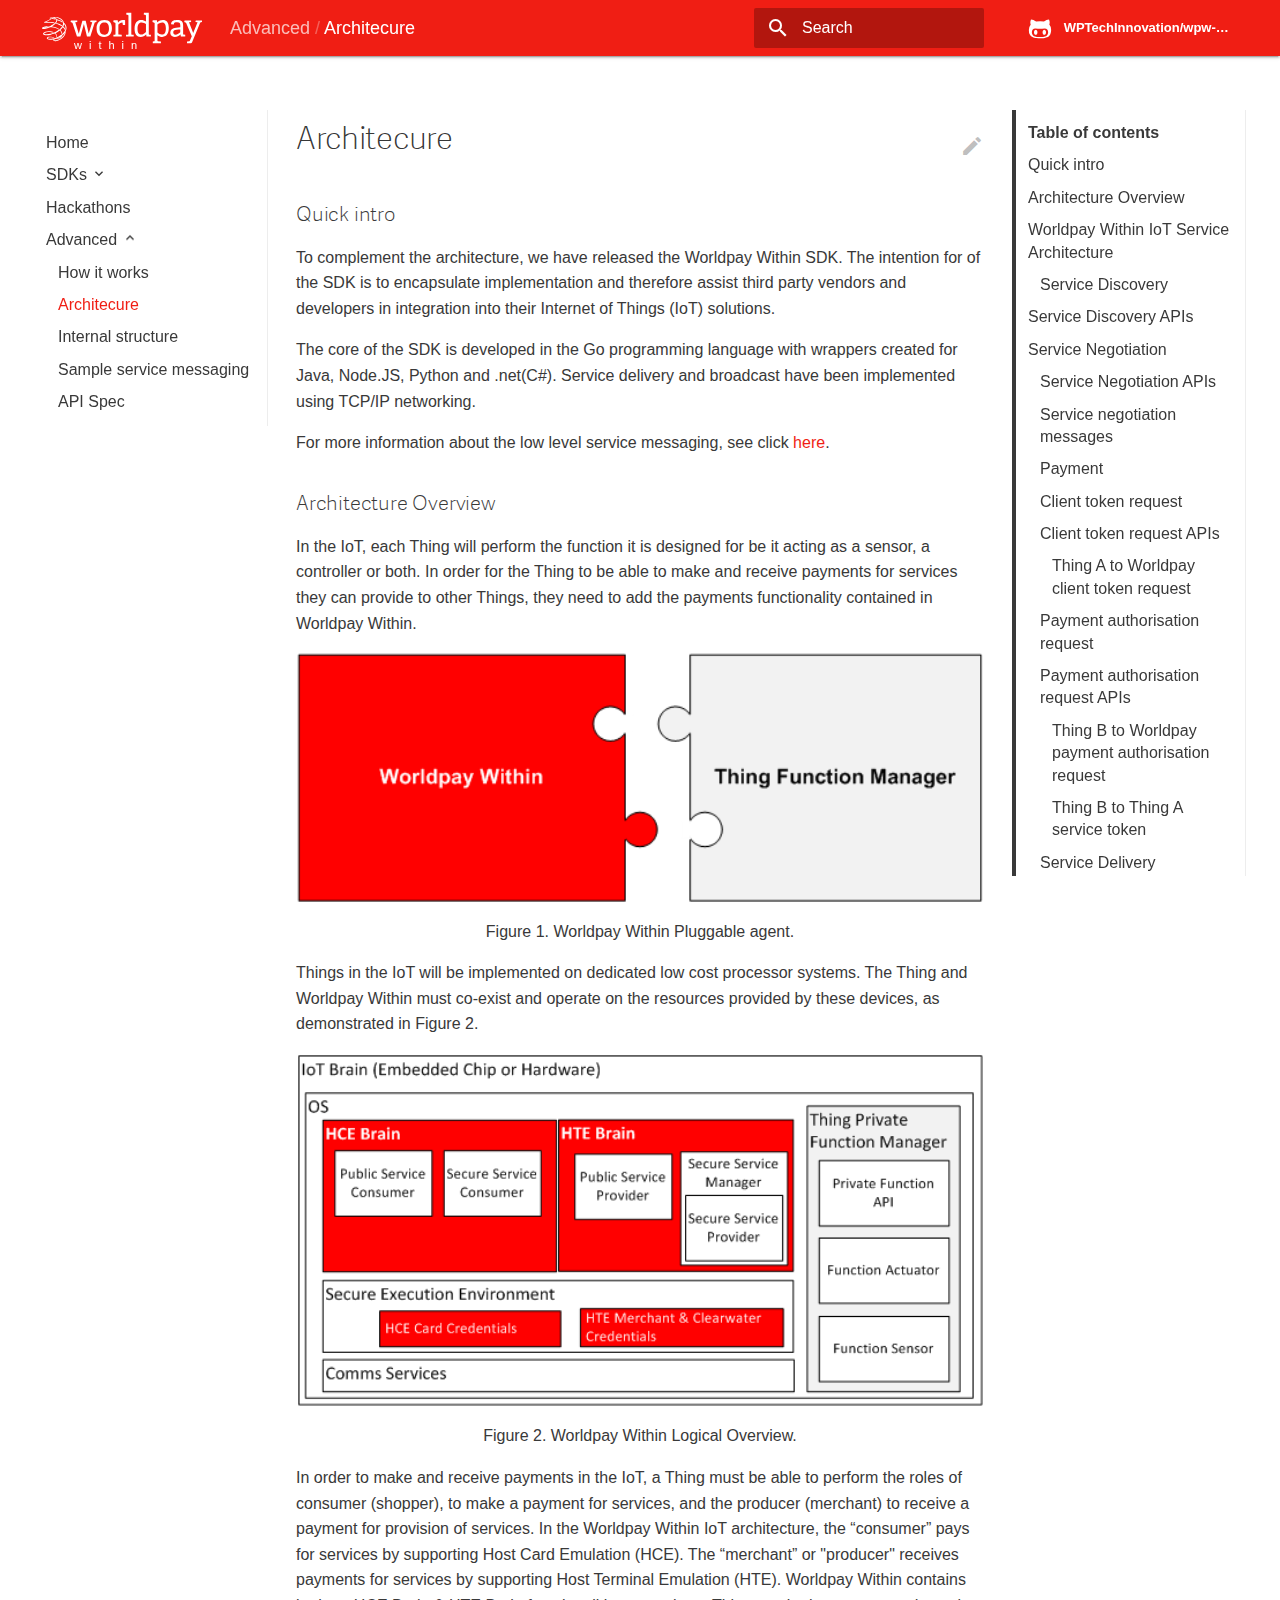
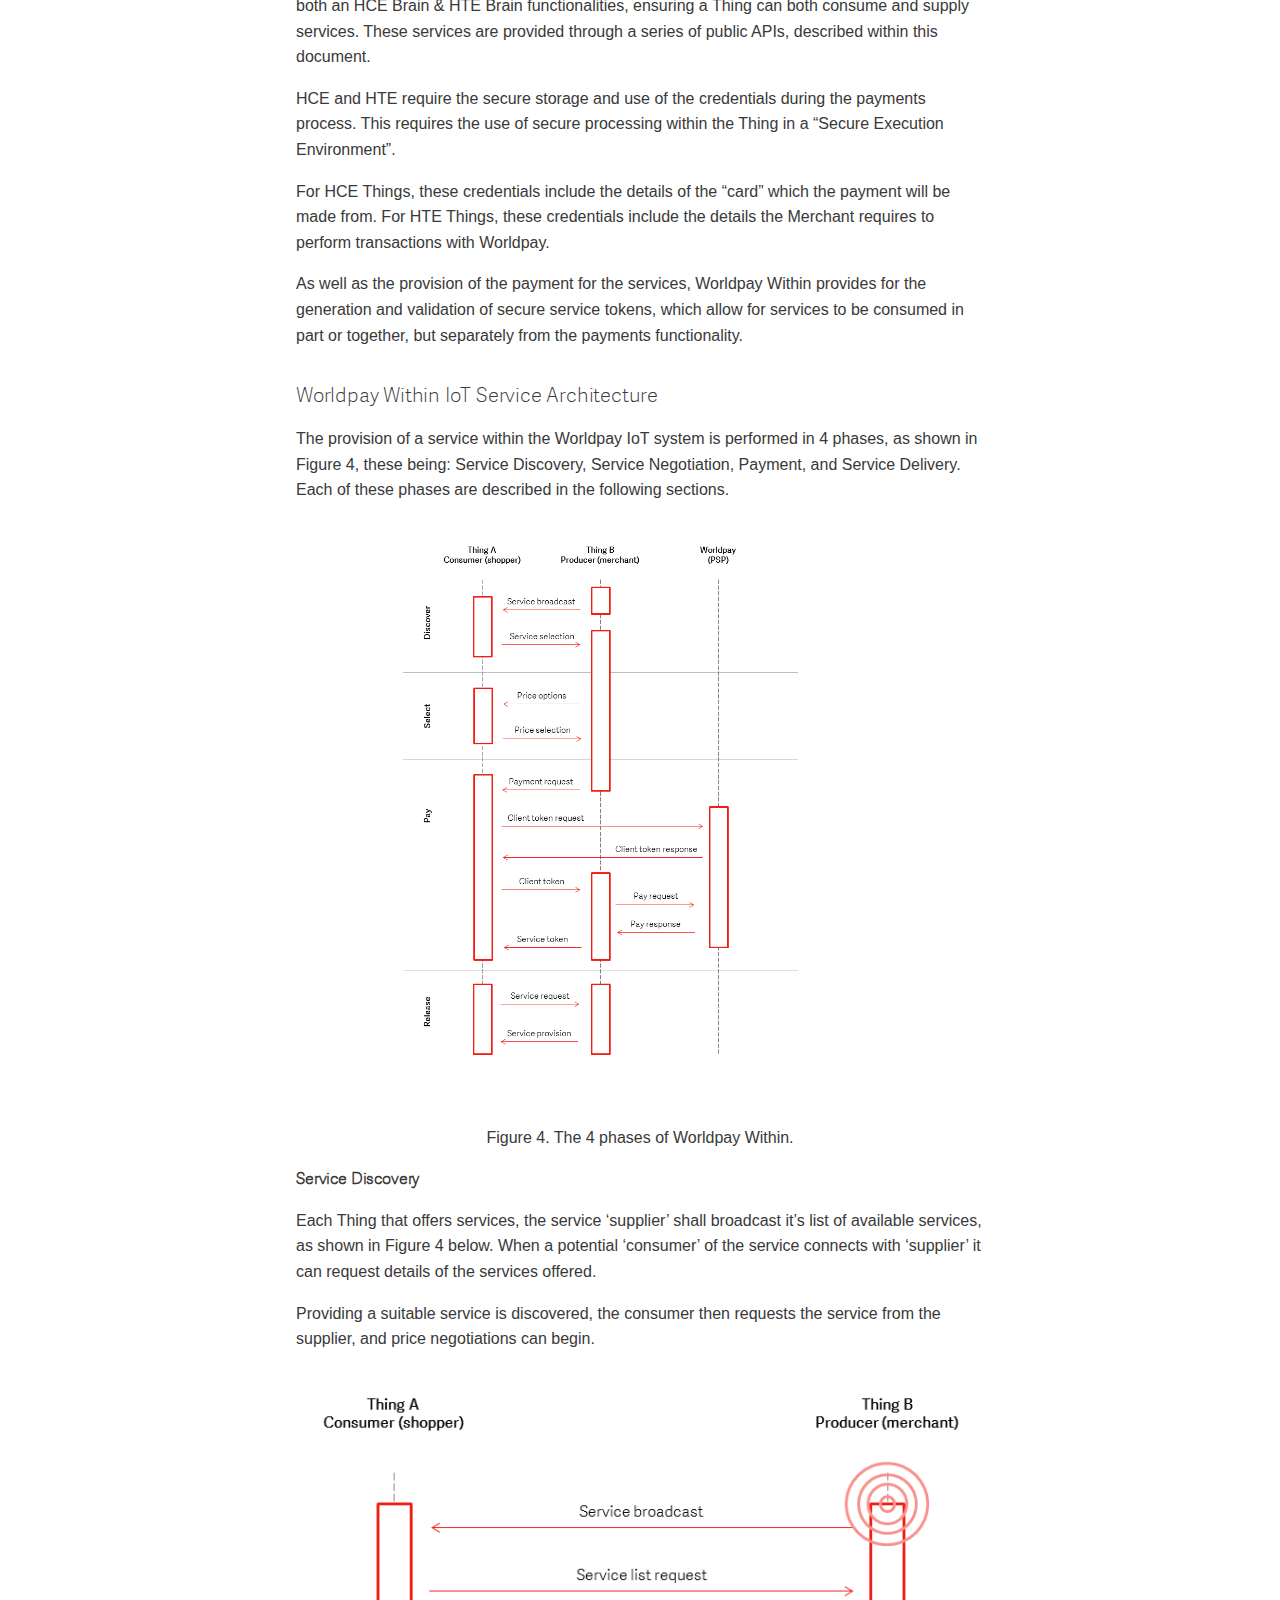
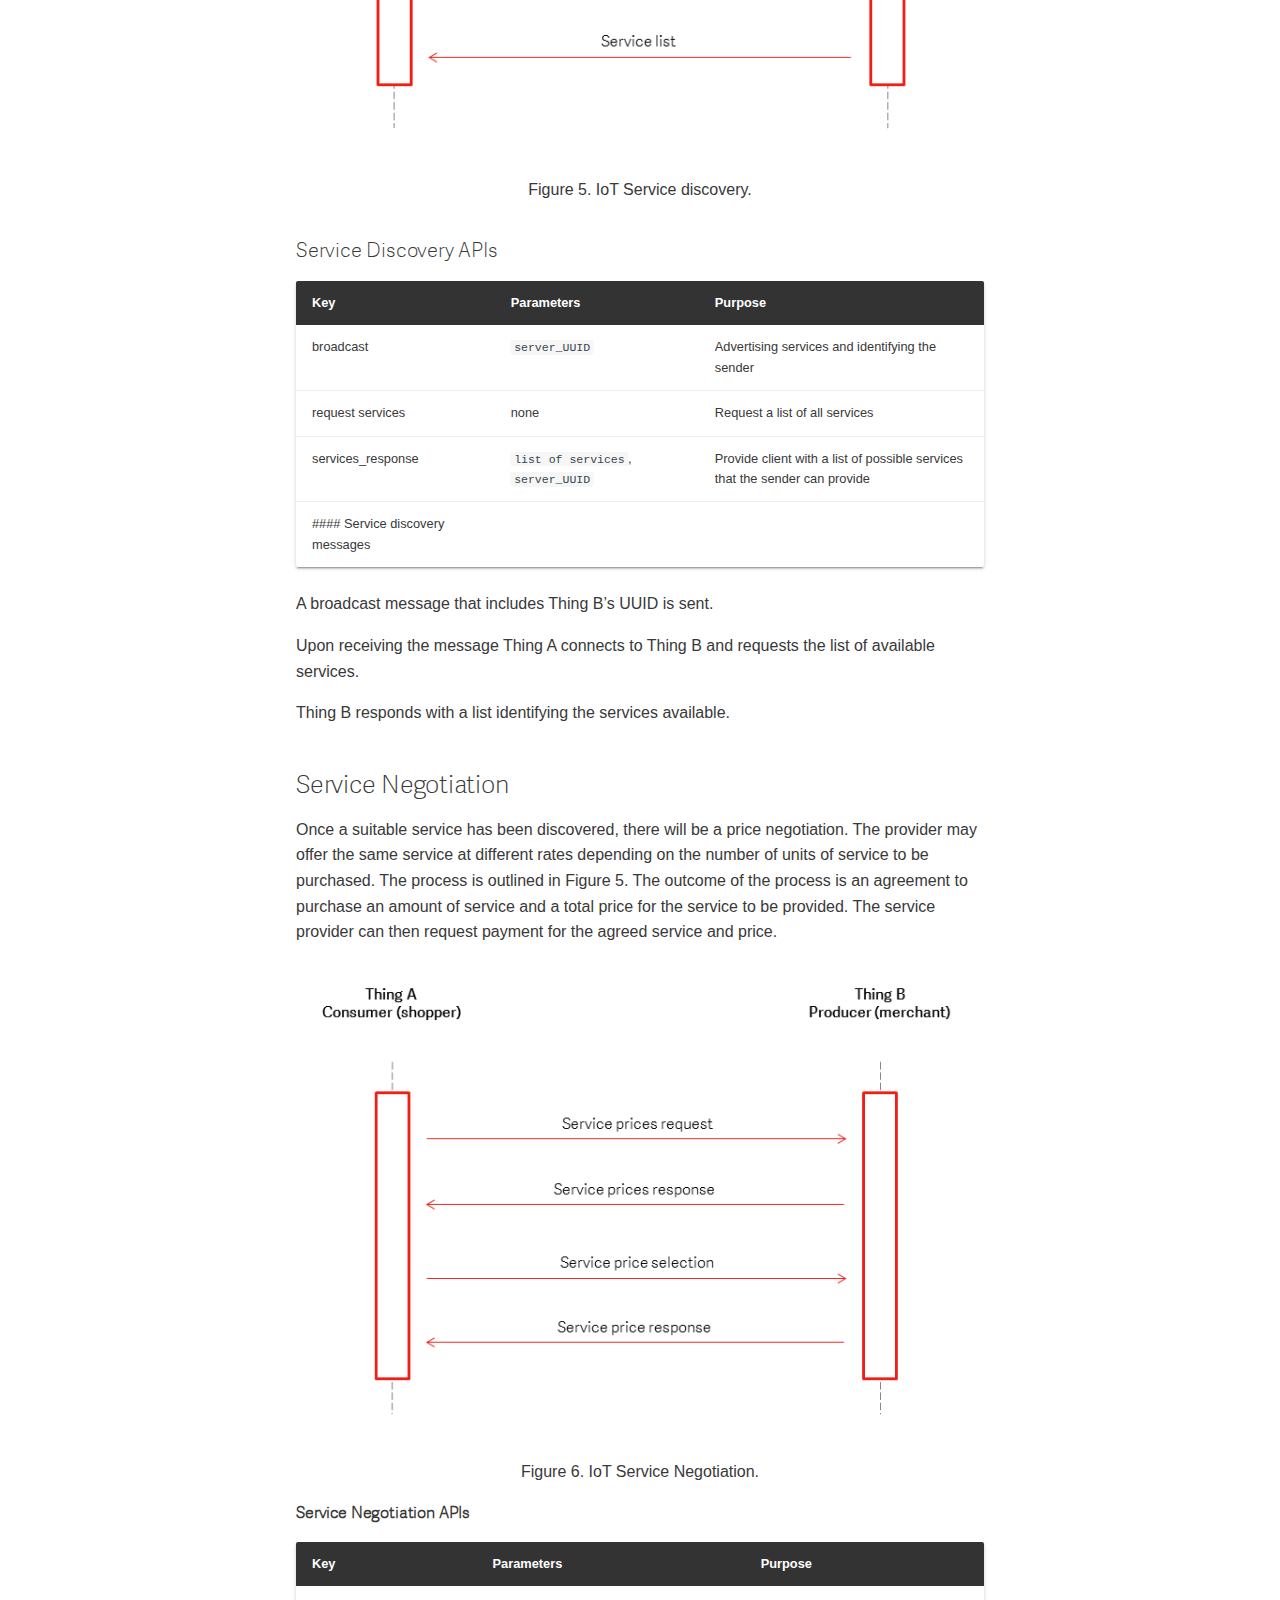
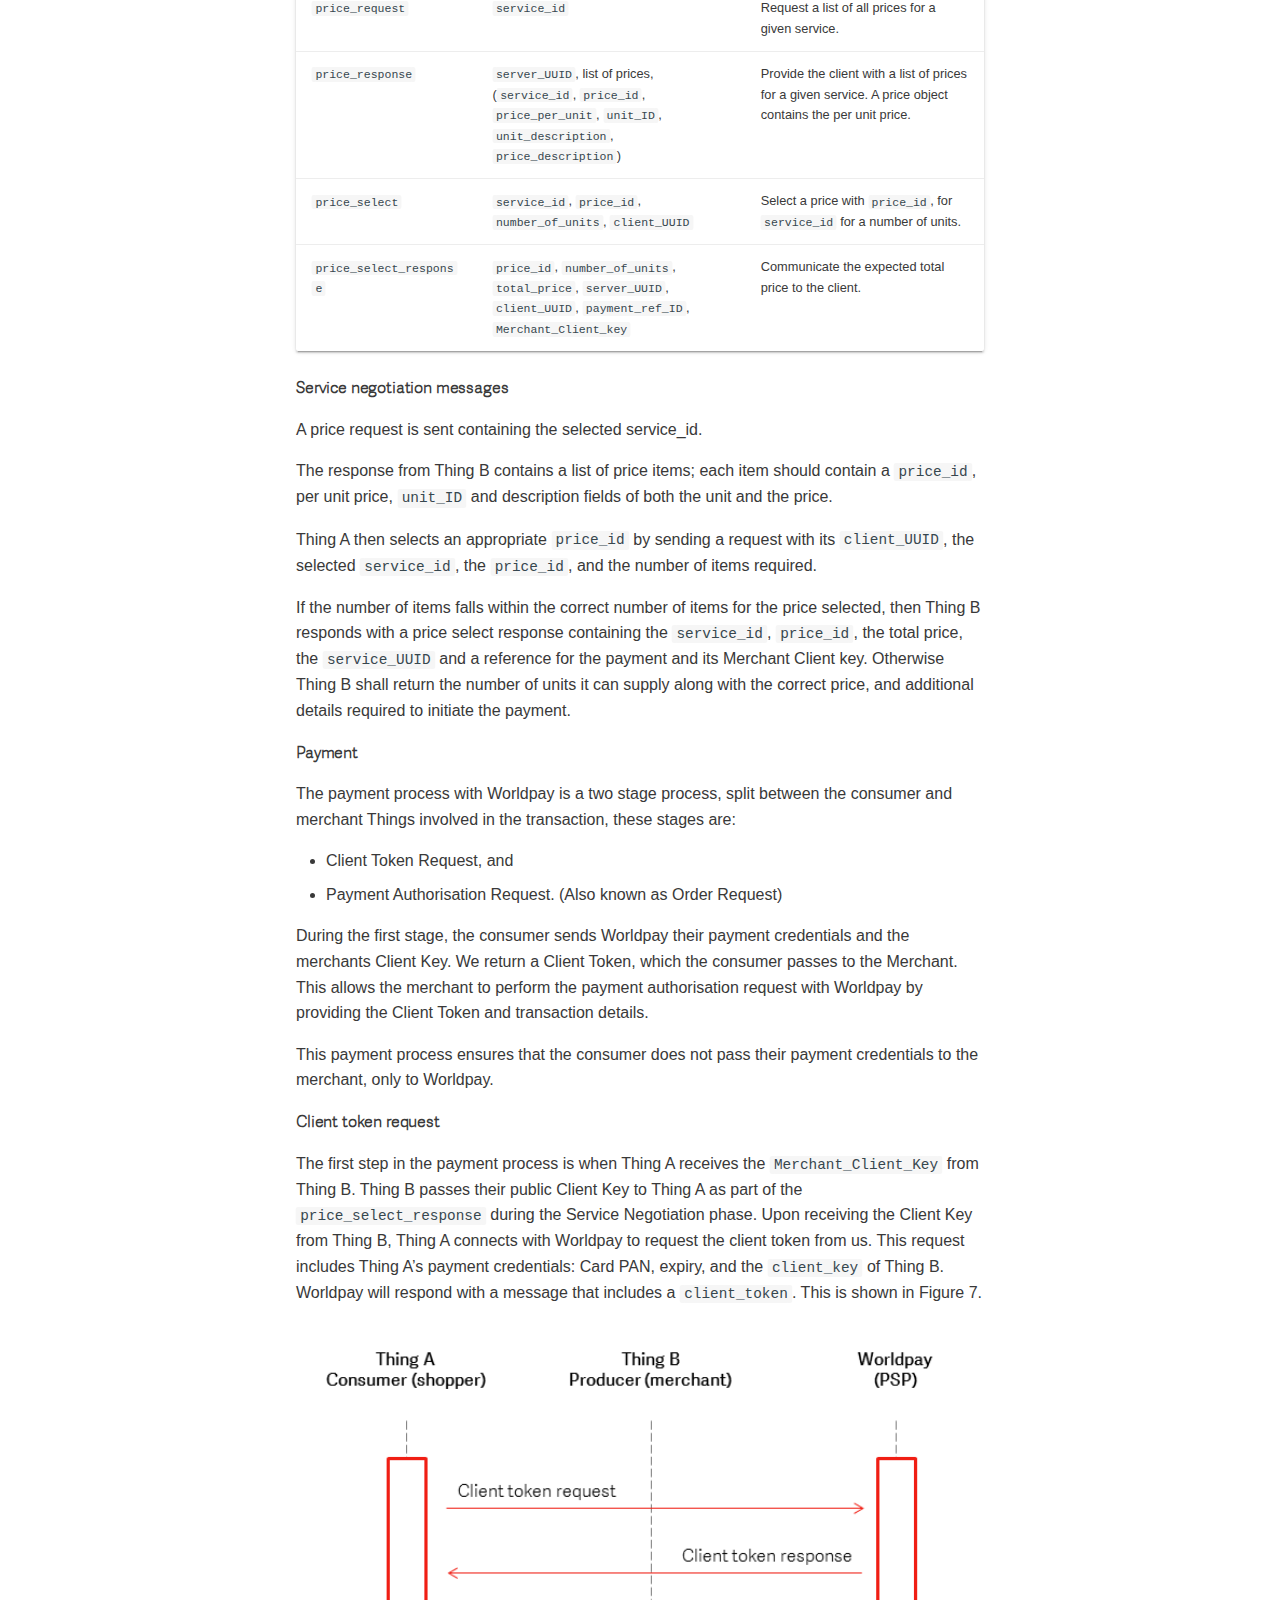
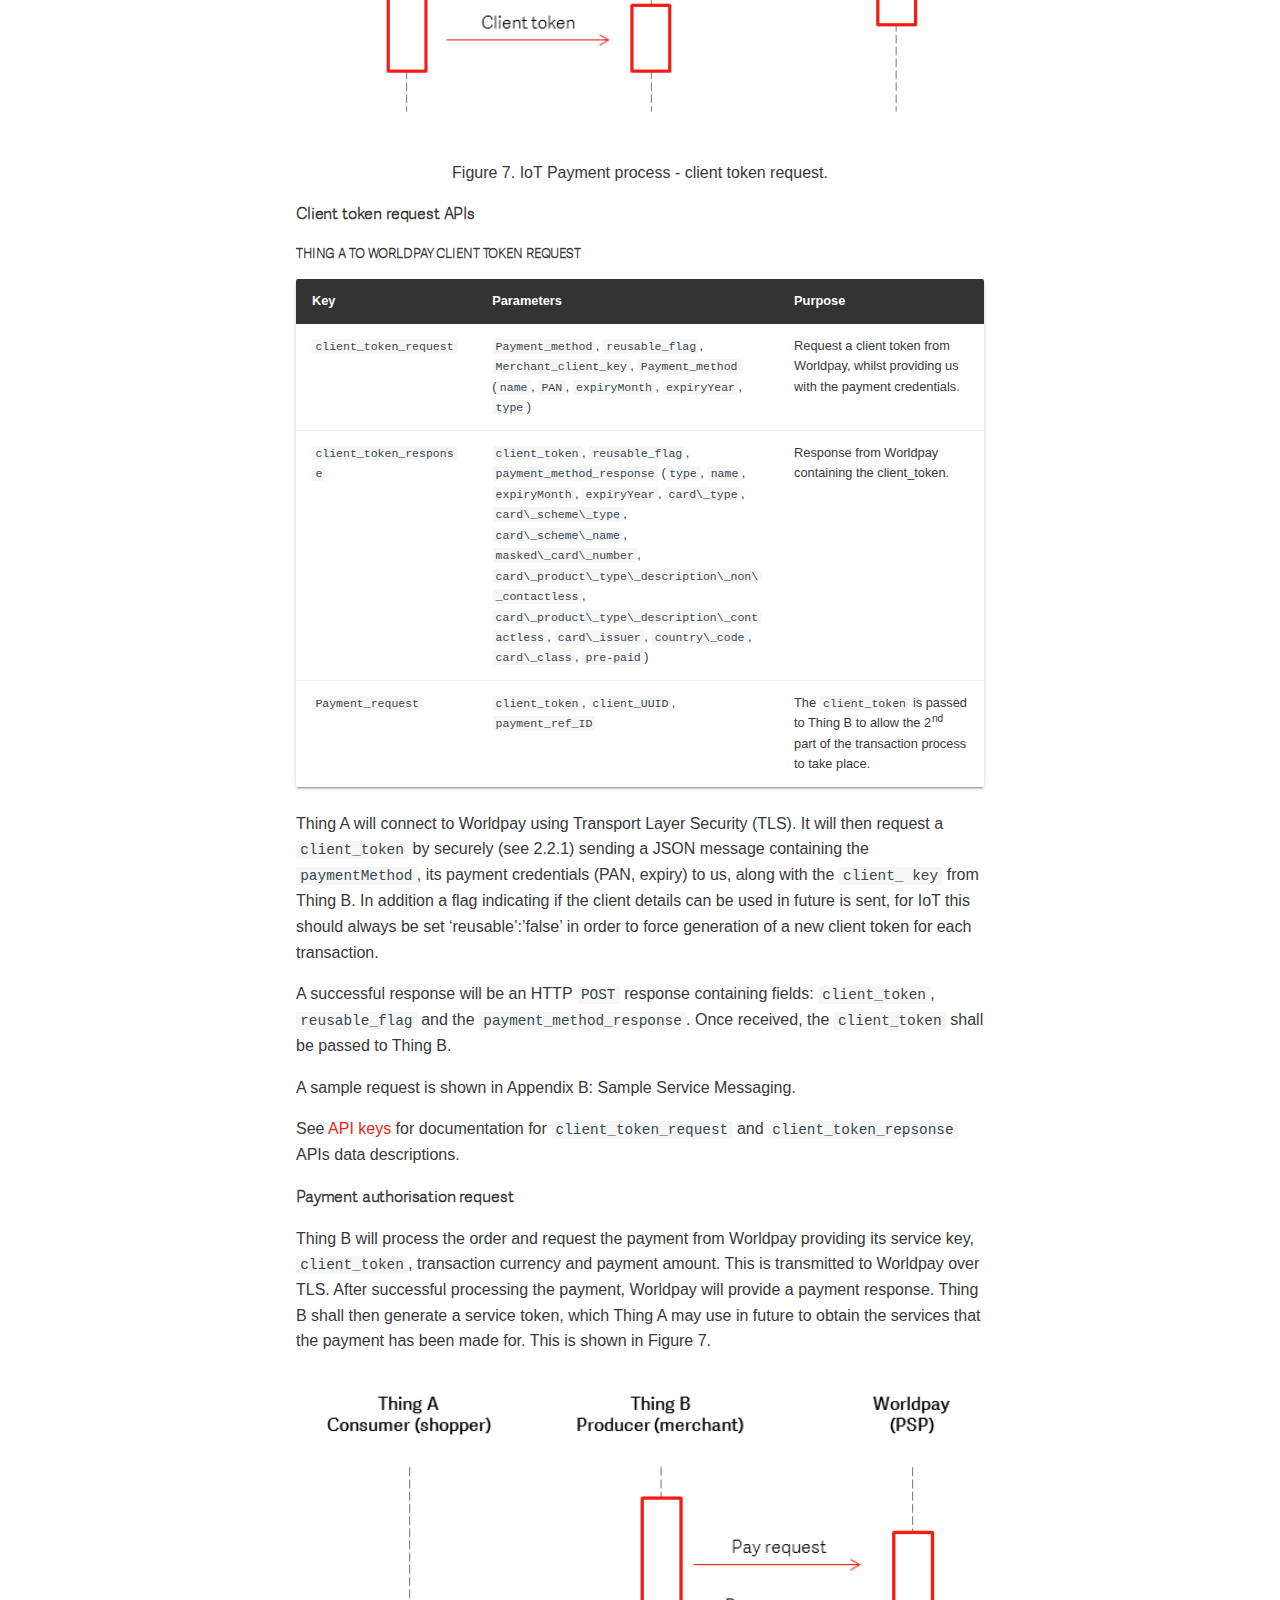
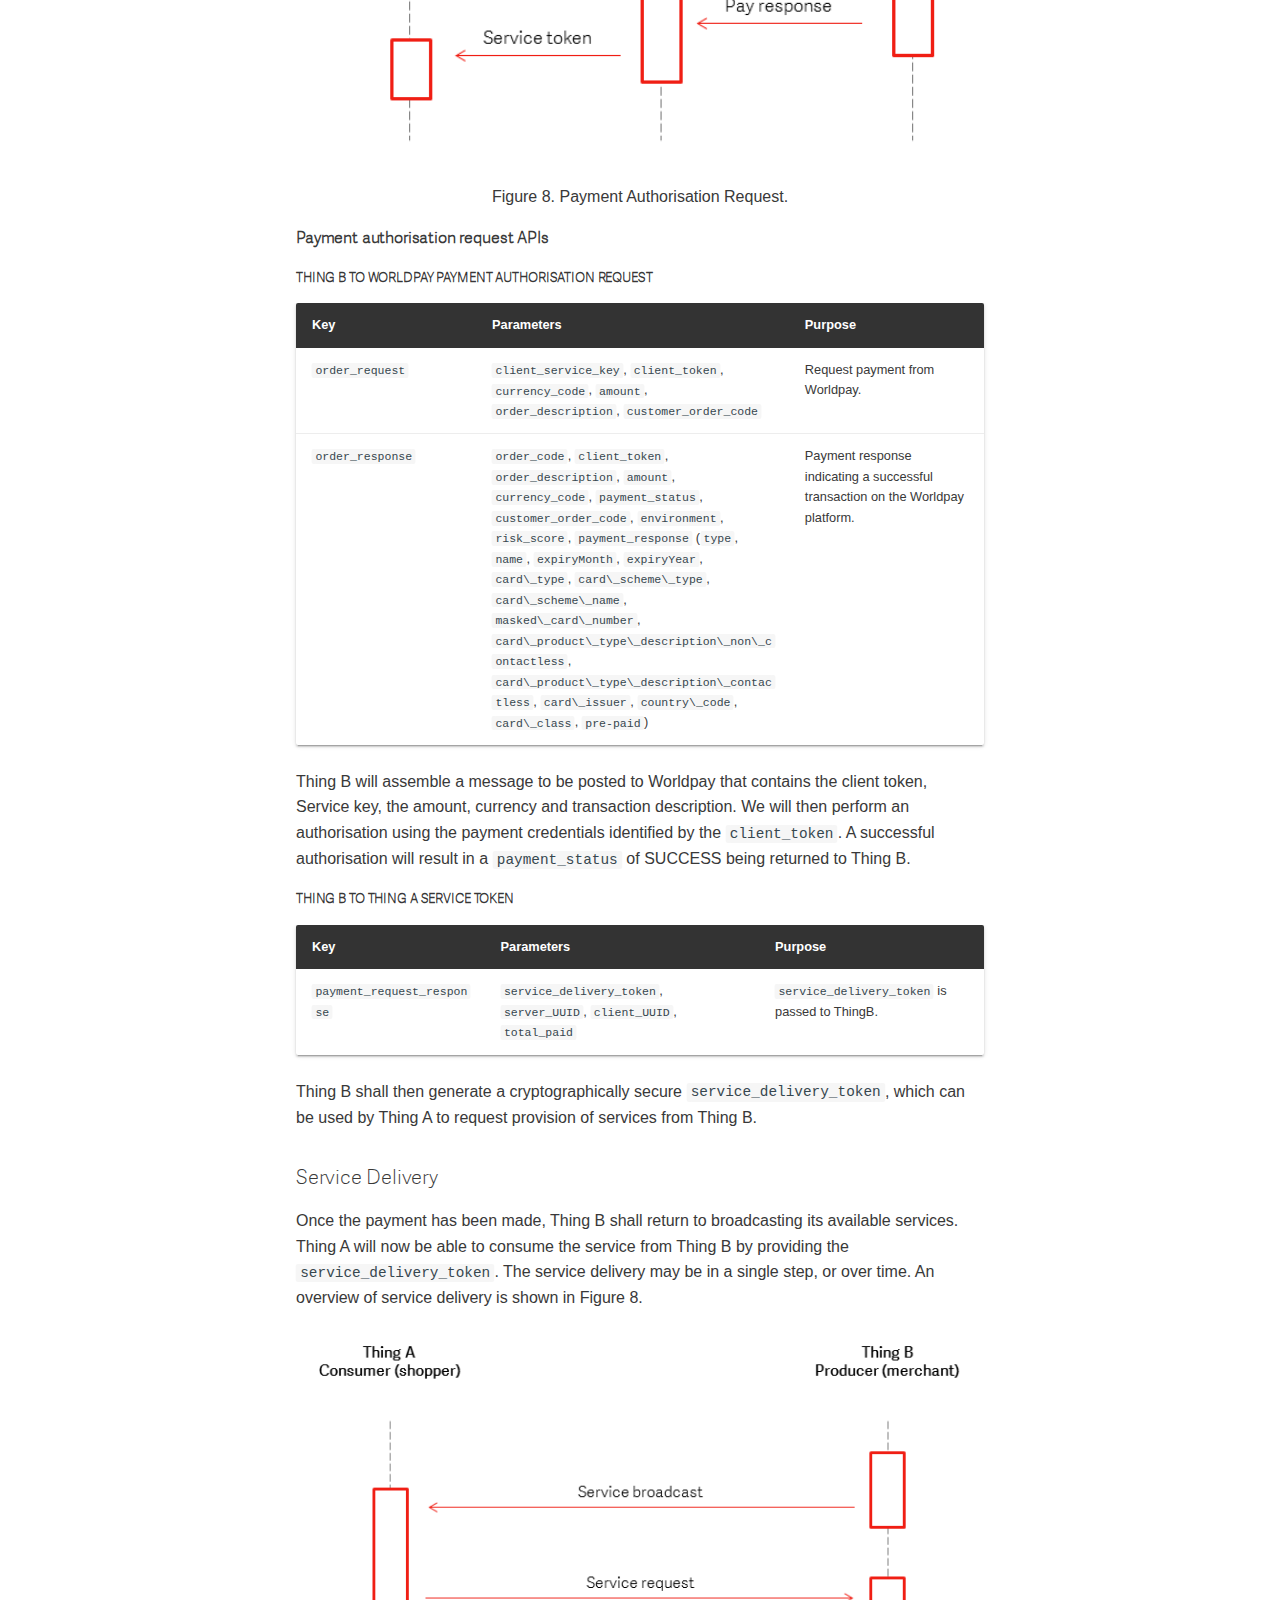
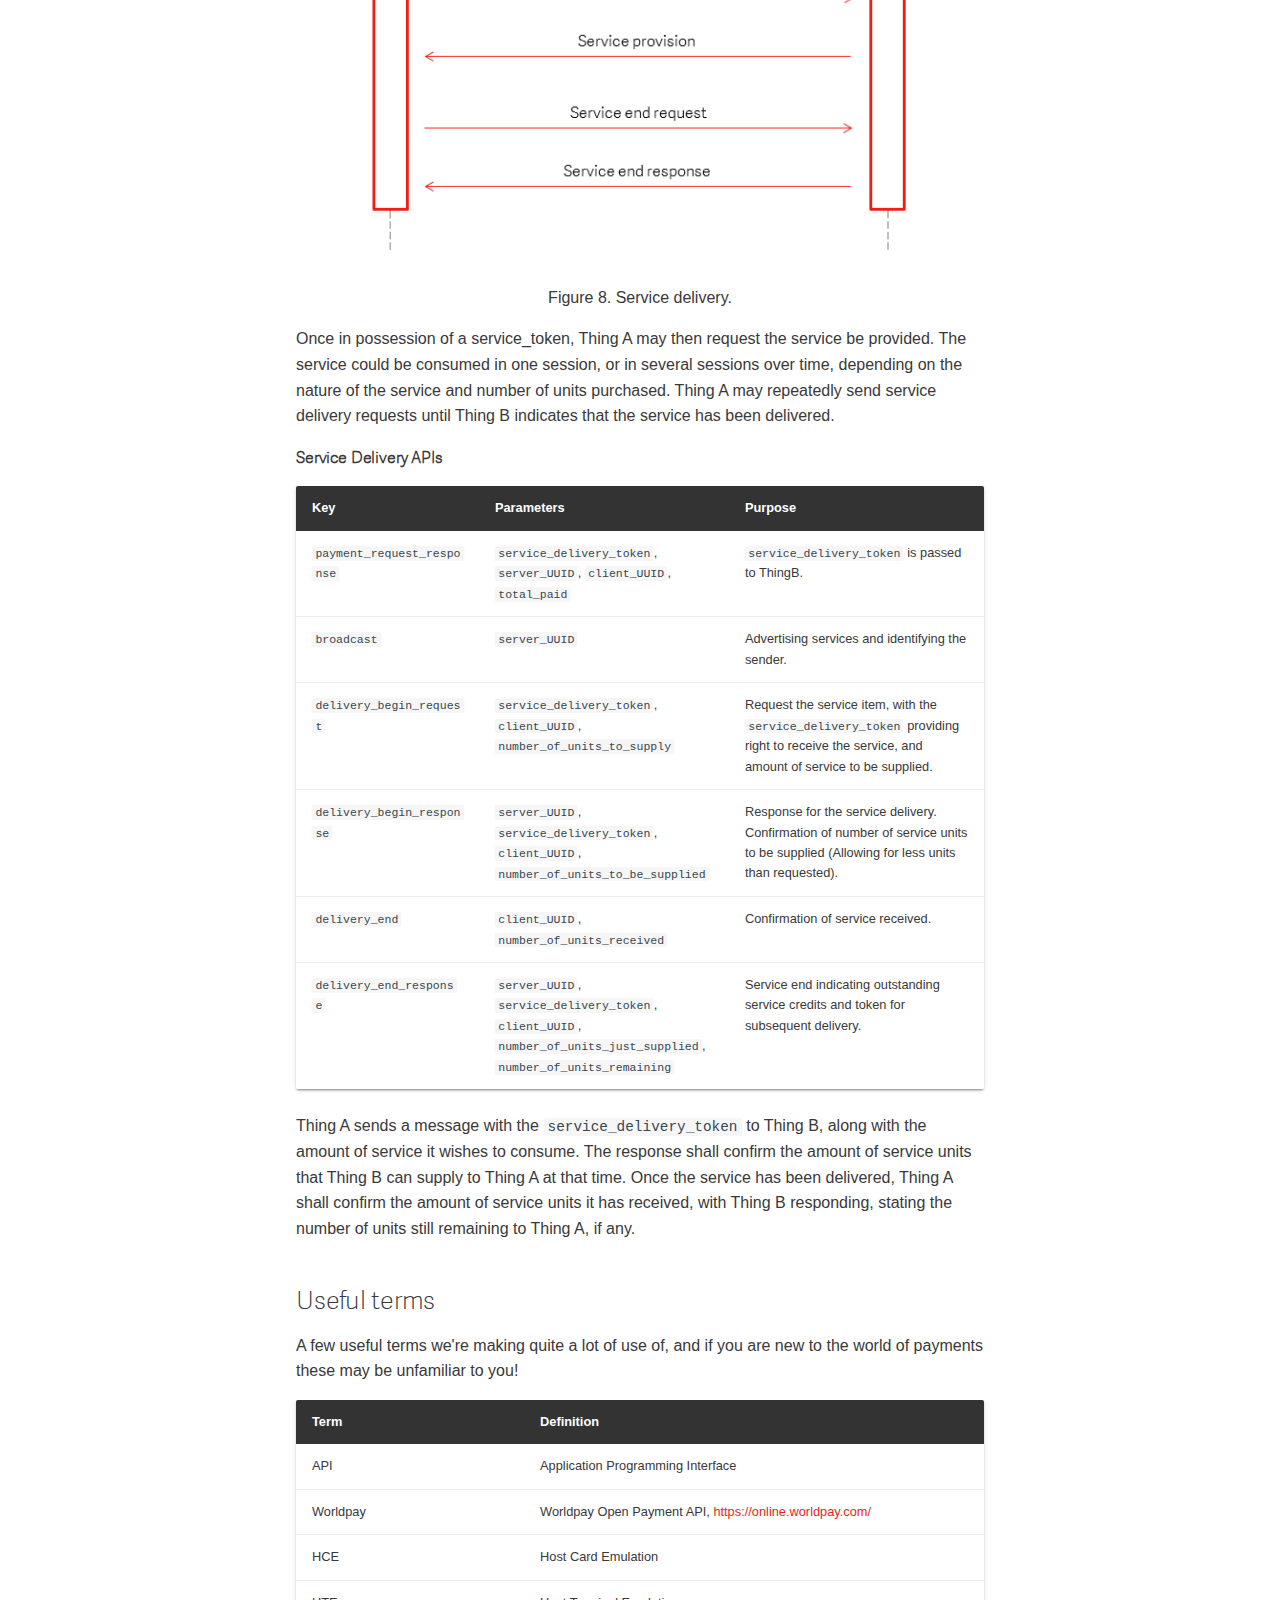
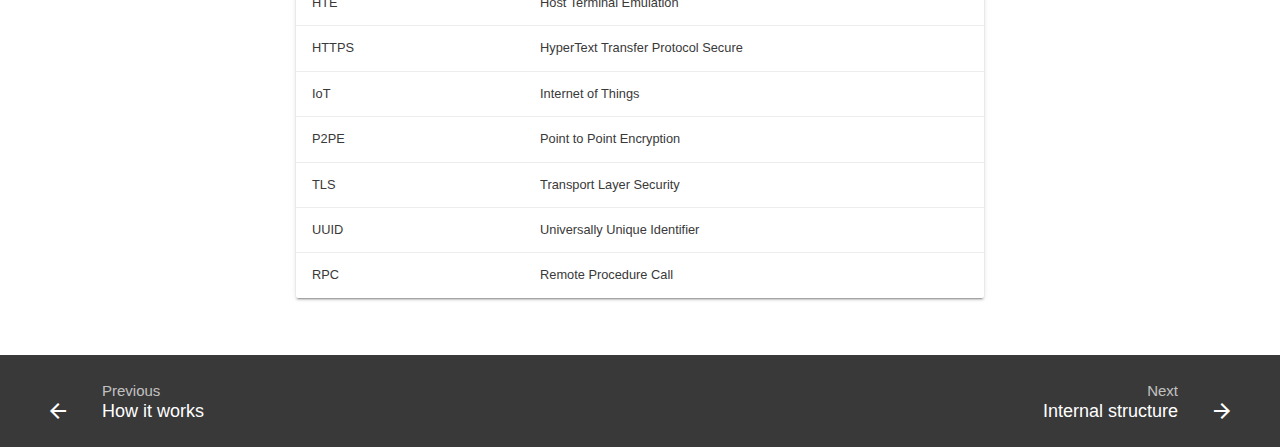
<file: architecture/index.html>
<!DOCTYPE html>
<html lang="en" class="no-js">
  <head>
    
      <meta charset="utf-8">
      <meta name="viewport" content="width=device-width,initial-scale=1">
      <meta http-equiv="x-ua-compatible" content="ie=edge">
      
        <meta name="description" content="Worldpay Within website">
      
      
        <link rel="canonical" href="http://localhost:8000/architecture/">
      
      
        <meta name="author" content="Worldpay Within">
      
      
        <link rel="shortcut icon" href="../assets/images/favicon.ico">
      
      <meta name="generator" content="mkdocs-0.16.3, mkdocs-material-1.8.1">
    
    
      
        <title>Architecure - Worldpay Within</title>
      
    
    
      <script src="../assets/javascripts/modernizr-8210299719.js"></script>
    
    
      <link rel="stylesheet" href="../assets/stylesheets/application-baabe4f607.css">
      
    
    
      
        <style>body,input{font-family:adelle_sansregular,"Helvetica Neue",Helvetica,Arial,sans-serif}h1,h2,h3,h4,h5,h6{font-family:adelle_sansthin,"Helvetica Neue",Helvetica,Arial,sans-serif}code,kbd,pre{font-family:"Courier New",Courier,monospace}</style>
      
      <link rel="stylesheet" href="https://fonts.googleapis.com/icon?family=Material+Icons">
    
    
    
  </head>
  
  
  
  
    <body>
  
    <svg class="md-svg">
      <defs>
        
        
          <svg xmlns="http://www.w3.org/2000/svg" width="416" height="448" viewBox="0 0 416 448" id="github"><path fill="currentColor" d="M160 304q0 10-3.125 20.5t-10.75 19T128 352t-18.125-8.5-10.75-19T96 304t3.125-20.5 10.75-19T128 256t18.125 8.5 10.75 19T160 304zm160 0q0 10-3.125 20.5t-10.75 19T288 352t-18.125-8.5-10.75-19T256 304t3.125-20.5 10.75-19T288 256t18.125 8.5 10.75 19T320 304zm40 0q0-30-17.25-51T296 232q-10.25 0-48.75 5.25Q229.5 240 208 240t-39.25-2.75Q130.75 232 120 232q-29.5 0-46.75 21T56 304q0 22 8 38.375t20.25 25.75 30.5 15 35 7.375 37.25 1.75h42q20.5 0 37.25-1.75t35-7.375 30.5-15 20.25-25.75T360 304zm56-44q0 51.75-15.25 82.75-9.5 19.25-26.375 33.25t-35.25 21.5-42.5 11.875-42.875 5.5T212 416q-19.5 0-35.5-.75t-36.875-3.125-38.125-7.5-34.25-12.875T37 371.5t-21.5-28.75Q0 312 0 260q0-59.25 34-99-6.75-20.5-6.75-42.5 0-29 12.75-54.5 27 0 47.5 9.875t47.25 30.875Q171.5 96 212 96q37 0 70 8 26.25-20.5 46.75-30.25T376 64q12.75 25.5 12.75 54.5 0 21.75-6.75 42 34 40 34 99.5z"/></svg>
        
      </defs>
    </svg>
    <input class="md-toggle" data-md-toggle="drawer" type="checkbox" id="drawer">
    <input class="md-toggle" data-md-toggle="search" type="checkbox" id="search">
    <label class="md-overlay" data-md-component="overlay" for="drawer"></label>
    
      <header class="md-header" data-md-component="header">
  <nav class="md-header-nav md-grid">
    <div class="md-flex">
      <div class="md-flex__cell md-flex__cell--shrink">
        
          <a href="http://localhost:8000/" title="Worldpay Within" class="md-logo md-header-nav__button">
            <img src="../images/logo.svg" width="160" height="32">
                <span class="md-subtitle">within</span>
          </a>
        
      </div>
      <div class="md-flex__cell md-flex__cell--shrink">
        <label class="md-icon md-icon--menu md-header-nav__button" for="drawer"></label>
      </div>
      <div class="md-flex__cell md-flex__cell--stretch">
        <span class="md-flex__ellipsis md-header-nav__title">
          
            
              
                <span class="md-header-nav__parent">
                  Advanced
                </span>
              
            
            Architecure
          
        </span>
      </div>
      <div class="md-flex__cell md-flex__cell--shrink">
        
          <label class="md-icon md-icon--search md-header-nav__button" for="search"></label>
          
<div class="md-search" data-md-component="search" role="dialog">
  <label class="md-search__overlay" for="search"></label>
  <div class="md-search__inner">
    <form class="md-search__form" name="search">
      <input type="text" class="md-search__input" name="query" required placeholder="Search" autocapitalize="off" autocorrect="off" autocomplete="off" spellcheck="false" data-md-component="query">
      <label class="md-icon md-search__icon" for="search"></label>
      <button type="reset" class="md-icon md-search__icon" data-md-component="reset">close</button>
    </form>
    <div class="md-search__output">
      <div class="md-search__scrollwrap" data-md-scrollfix>
        <div class="md-search-result" data-md-component="result" data-md-lang-search="" data-md-lang-tokenizer="[\s\-]+">
          <div class="md-search-result__meta" data-md-lang-result-none="No matching documents" data-md-lang-result-one="1 matching document" data-md-lang-result-other="# matching documents">
            Type to start searching
          </div>
          <ol class="md-search-result__list"></ol>
        </div>
      </div>
    </div>
  </div>
</div>
        
      </div>
      
        <div class="md-flex__cell md-flex__cell--shrink">
          <div class="md-header-nav__source">
            


  


  <a href="https://github.com/WPTechInnovation/wpw-doc-dev" title="Go to repository" class="md-source" data-md-source="github">
    
      <div class="md-source__icon">
        <svg viewBox="0 0 24 24" width="24" height="24">
          <use xlink:href="#github" width="24" height="24"></use>
        </svg>
      </div>
    
    <div class="md-source__repository">
      WPTechInnovation/wpw-doc-dev
    </div>
  </a>

          </div>
        </div>
      
    </div>
  </nav>
</header>
    
    <div class="md-container">
      
      
      <main class="md-main">
        <div class="md-main__inner md-grid" data-md-component="container">
          
            
              <div class="md-sidebar md-sidebar--primary" data-md-component="navigation">
                <div class="md-sidebar__scrollwrap">
                  <div class="md-sidebar__inner">
                    <nav class="md-nav md-nav--primary" data-md-level="0">
  <label class="md-nav__title md-nav__title--site" for="drawer">
    
      <i class="md-logo md-nav__button">
        <img src="../images/logo.svg" width="160" height="32">
        <span class="md-subtitle">within</span>
      </i>
    
  </label>
  
    <div class="md-nav__source">
      


  


  <a href="https://github.com/WPTechInnovation/wpw-doc-dev" title="Go to repository" class="md-source" data-md-source="github">
    
      <div class="md-source__icon">
        <svg viewBox="0 0 24 24" width="24" height="24">
          <use xlink:href="#github" width="24" height="24"></use>
        </svg>
      </div>
    
    <div class="md-source__repository">
      WPTechInnovation/wpw-doc-dev
    </div>
  </a>

    </div>
  
  <ul class="md-nav__list" data-md-scrollfix>
    
      
      
      
      


  <li class="md-nav__item">
    <a href=".." title="Home" class="md-nav__link">
      Home
    </a>
  </li>

      
    
      
      
      
      


  <li class="md-nav__item md-nav__item--nested">
    
      <input class="md-toggle md-nav__toggle" data-md-toggle="nav-2" type="checkbox" id="nav-2">
    
    <label class="md-nav__link" for="nav-2">
      SDKs
    </label>
    <nav class="md-nav" data-md-component="collapsible" data-md-level="1">
      <label class="md-nav__title" for="nav-2">
        SDKs
      </label>
      <ul class="md-nav__list" data-md-scrollfix>
        
        
          
          
          


  <li class="md-nav__item">
    <a href="../dotnet/" title=".NET" class="md-nav__link">
      .NET
    </a>
  </li>

        
          
          
          


  <li class="md-nav__item">
    <a href="../getting-started-with-go/" title="Go" class="md-nav__link">
      Go
    </a>
  </li>

        
          
          
          


  <li class="md-nav__item">
    <a href="../nodejs/" title="Node.js" class="md-nav__link">
      Node.js
    </a>
  </li>

        
          
          
          


  <li class="md-nav__item">
    <a href="../python27/" title="Python 2.7" class="md-nav__link">
      Python 2.7
    </a>
  </li>

        
          
          
          


  <li class="md-nav__item">
    <a href="../python27/" title="Java" class="md-nav__link">
      Java
    </a>
  </li>

        
      </ul>
    </nav>
  </li>

      
    
      
      
      
      


  <li class="md-nav__item">
    <a href="../hackathons/" title="Hackathons" class="md-nav__link">
      Hackathons
    </a>
  </li>

      
    
      
      
      
      

  


  <li class="md-nav__item md-nav__item--active md-nav__item--nested">
    
      <input class="md-toggle md-nav__toggle" data-md-toggle="nav-4" type="checkbox" id="nav-4" checked>
    
    <label class="md-nav__link" for="nav-4">
      Advanced
    </label>
    <nav class="md-nav" data-md-component="collapsible" data-md-level="1">
      <label class="md-nav__title" for="nav-4">
        Advanced
      </label>
      <ul class="md-nav__list" data-md-scrollfix>
        
        
          
          
          


  <li class="md-nav__item">
    <a href="../how-it-works/" title="How it works" class="md-nav__link">
      How it works
    </a>
  </li>

        
          
          
          

  


  <li class="md-nav__item md-nav__item--active">
    
    <input class="md-toggle md-nav__toggle" data-md-toggle="toc" type="checkbox" id="toc">
    
    
      <label class="md-nav__link md-nav__link--active" for="toc">
        Architecure
      </label>
    
    <a href="./" title="Architecure" class="md-nav__link md-nav__link--active">
      Architecure
    </a>
    
      
<nav class="md-nav md-nav--secondary">
  
  
  
    <label class="md-nav__title" for="toc">Table of contents</label>
    <ul class="md-nav__list" data-md-scrollfix>
      
        <li class="md-nav__item">
  <a href="#quick-intro" title="Quick intro" class="md-nav__link">
    Quick intro
  </a>
  
</li>
      
        <li class="md-nav__item">
  <a href="#architecture-overview" title="Architecture Overview" class="md-nav__link">
    Architecture Overview
  </a>
  
</li>
      
        <li class="md-nav__item">
  <a href="#worldpay-within-iot-service-architecture" title="Worldpay Within IoT Service Architecture" class="md-nav__link">
    Worldpay Within IoT Service Architecture
  </a>
  
    <nav class="md-nav">
      <ul class="md-nav__list">
        
          <li class="md-nav__item">
  <a href="#service-discovery" title="Service Discovery" class="md-nav__link">
    Service Discovery
  </a>
  
</li>
        
      </ul>
    </nav>
  
</li>
      
        <li class="md-nav__item">
  <a href="#service-discovery-apis" title="Service Discovery APIs" class="md-nav__link">
    Service Discovery APIs
  </a>
  
</li>
      
        <li class="md-nav__item">
  <a href="#service-negotiation" title="Service Negotiation" class="md-nav__link">
    Service Negotiation
  </a>
  
    <nav class="md-nav">
      <ul class="md-nav__list">
        
          <li class="md-nav__item">
  <a href="#service-negotiation-apis" title="Service Negotiation APIs" class="md-nav__link">
    Service Negotiation APIs
  </a>
  
</li>
        
          <li class="md-nav__item">
  <a href="#service-negotiation-messages" title="Service negotiation messages" class="md-nav__link">
    Service negotiation messages
  </a>
  
</li>
        
          <li class="md-nav__item">
  <a href="#payment" title="Payment" class="md-nav__link">
    Payment
  </a>
  
</li>
        
          <li class="md-nav__item">
  <a href="#client-token-request" title="Client token request" class="md-nav__link">
    Client token request
  </a>
  
</li>
        
          <li class="md-nav__item">
  <a href="#client-token-request-apis" title="Client token request APIs" class="md-nav__link">
    Client token request APIs
  </a>
  
    <nav class="md-nav">
      <ul class="md-nav__list">
        
          <li class="md-nav__item">
  <a href="#thing-a-to-worldpay-client-token-request" title="Thing A to Worldpay client token request" class="md-nav__link">
    Thing A to Worldpay client token request
  </a>
  
</li>
        
      </ul>
    </nav>
  
</li>
        
          <li class="md-nav__item">
  <a href="#payment-authorisation-request" title="Payment authorisation request" class="md-nav__link">
    Payment authorisation request
  </a>
  
</li>
        
          <li class="md-nav__item">
  <a href="#payment-authorisation-request-apis" title="Payment authorisation request APIs" class="md-nav__link">
    Payment authorisation request APIs
  </a>
  
    <nav class="md-nav">
      <ul class="md-nav__list">
        
          <li class="md-nav__item">
  <a href="#thing-b-to-worldpay-payment-authorisation-request" title="Thing B to Worldpay payment authorisation request" class="md-nav__link">
    Thing B to Worldpay payment authorisation request
  </a>
  
</li>
        
          <li class="md-nav__item">
  <a href="#thing-b-to-thing-a-service-token" title="Thing B to Thing A service token" class="md-nav__link">
    Thing B to Thing A service token
  </a>
  
</li>
        
      </ul>
    </nav>
  
</li>
        
          <li class="md-nav__item">
  <a href="#service-delivery" title="Service Delivery" class="md-nav__link">
    Service Delivery
  </a>
  
    <nav class="md-nav">
      <ul class="md-nav__list">
        
          <li class="md-nav__item">
  <a href="#service-delivery-apis" title="Service Delivery APIs" class="md-nav__link">
    Service Delivery APIs
  </a>
  
</li>
        
      </ul>
    </nav>
  
</li>
        
      </ul>
    </nav>
  
</li>
      
        <li class="md-nav__item">
  <a href="#useful-terms" title="Useful terms" class="md-nav__link">
    Useful terms
  </a>
  
</li>
      
      
      
    </ul>
  
</nav>
    
  </li>

        
          
          
          


  <li class="md-nav__item">
    <a href="../internal-structure/" title="Internal structure" class="md-nav__link">
      Internal structure
    </a>
  </li>

        
          
          
          


  <li class="md-nav__item">
    <a href="../sample-service-messaging/" title="Sample service messaging" class="md-nav__link">
      Sample service messaging
    </a>
  </li>

        
          
          
          


  <li class="md-nav__item">
    <a href="../api-spec/" title="API Spec" class="md-nav__link">
      API Spec
    </a>
  </li>

        
      </ul>
    </nav>
  </li>

      
    
  </ul>
</nav>
                  </div>
                </div>
              </div>
            
            
              <div class="md-sidebar md-sidebar--secondary" data-md-component="toc">
                <div class="md-sidebar__scrollwrap">
                  <div class="md-sidebar__inner">
                    
<nav class="md-nav md-nav--secondary">
  
  
  
    <label class="md-nav__title" for="toc">Table of contents</label>
    <ul class="md-nav__list" data-md-scrollfix>
      
        <li class="md-nav__item">
  <a href="#quick-intro" title="Quick intro" class="md-nav__link">
    Quick intro
  </a>
  
</li>
      
        <li class="md-nav__item">
  <a href="#architecture-overview" title="Architecture Overview" class="md-nav__link">
    Architecture Overview
  </a>
  
</li>
      
        <li class="md-nav__item">
  <a href="#worldpay-within-iot-service-architecture" title="Worldpay Within IoT Service Architecture" class="md-nav__link">
    Worldpay Within IoT Service Architecture
  </a>
  
    <nav class="md-nav">
      <ul class="md-nav__list">
        
          <li class="md-nav__item">
  <a href="#service-discovery" title="Service Discovery" class="md-nav__link">
    Service Discovery
  </a>
  
</li>
        
      </ul>
    </nav>
  
</li>
      
        <li class="md-nav__item">
  <a href="#service-discovery-apis" title="Service Discovery APIs" class="md-nav__link">
    Service Discovery APIs
  </a>
  
</li>
      
        <li class="md-nav__item">
  <a href="#service-negotiation" title="Service Negotiation" class="md-nav__link">
    Service Negotiation
  </a>
  
    <nav class="md-nav">
      <ul class="md-nav__list">
        
          <li class="md-nav__item">
  <a href="#service-negotiation-apis" title="Service Negotiation APIs" class="md-nav__link">
    Service Negotiation APIs
  </a>
  
</li>
        
          <li class="md-nav__item">
  <a href="#service-negotiation-messages" title="Service negotiation messages" class="md-nav__link">
    Service negotiation messages
  </a>
  
</li>
        
          <li class="md-nav__item">
  <a href="#payment" title="Payment" class="md-nav__link">
    Payment
  </a>
  
</li>
        
          <li class="md-nav__item">
  <a href="#client-token-request" title="Client token request" class="md-nav__link">
    Client token request
  </a>
  
</li>
        
          <li class="md-nav__item">
  <a href="#client-token-request-apis" title="Client token request APIs" class="md-nav__link">
    Client token request APIs
  </a>
  
    <nav class="md-nav">
      <ul class="md-nav__list">
        
          <li class="md-nav__item">
  <a href="#thing-a-to-worldpay-client-token-request" title="Thing A to Worldpay client token request" class="md-nav__link">
    Thing A to Worldpay client token request
  </a>
  
</li>
        
      </ul>
    </nav>
  
</li>
        
          <li class="md-nav__item">
  <a href="#payment-authorisation-request" title="Payment authorisation request" class="md-nav__link">
    Payment authorisation request
  </a>
  
</li>
        
          <li class="md-nav__item">
  <a href="#payment-authorisation-request-apis" title="Payment authorisation request APIs" class="md-nav__link">
    Payment authorisation request APIs
  </a>
  
    <nav class="md-nav">
      <ul class="md-nav__list">
        
          <li class="md-nav__item">
  <a href="#thing-b-to-worldpay-payment-authorisation-request" title="Thing B to Worldpay payment authorisation request" class="md-nav__link">
    Thing B to Worldpay payment authorisation request
  </a>
  
</li>
        
          <li class="md-nav__item">
  <a href="#thing-b-to-thing-a-service-token" title="Thing B to Thing A service token" class="md-nav__link">
    Thing B to Thing A service token
  </a>
  
</li>
        
      </ul>
    </nav>
  
</li>
        
          <li class="md-nav__item">
  <a href="#service-delivery" title="Service Delivery" class="md-nav__link">
    Service Delivery
  </a>
  
    <nav class="md-nav">
      <ul class="md-nav__list">
        
          <li class="md-nav__item">
  <a href="#service-delivery-apis" title="Service Delivery APIs" class="md-nav__link">
    Service Delivery APIs
  </a>
  
</li>
        
      </ul>
    </nav>
  
</li>
        
      </ul>
    </nav>
  
</li>
      
        <li class="md-nav__item">
  <a href="#useful-terms" title="Useful terms" class="md-nav__link">
    Useful terms
  </a>
  
</li>
      
      
      
    </ul>
  
</nav>
                  </div>
                </div>
              </div>
            
          
          <div class="md-content">
            <article class="md-content__inner md-typeset">
              
                
                  <a href="https://github.com/WPTechInnovation/wpw-doc-dev//edit/master/docs/architecture.md" title="Edit this page" class="md-icon md-content__icon">edit</a>
                
                
                
                  <h1>Architecure</h1>
                
                
                <h3 id="quick-intro">Quick intro<a class="headerlink" href="#quick-intro" title="Permanent link">&para;</a></h3>
<p>To complement the architecture, we have released the Worldpay Within SDK. The intention for of the SDK is to encapsulate implementation and therefore assist third party vendors and developers in integration into their Internet of Things (IoT) solutions.</p>
<p>The core of the SDK is developed in the Go programming language with wrappers created for Java, Node.JS, Python and .net(C#). Service delivery and broadcast have been implemented using TCP/IP networking.</p>
<p>For more information about the low level service messaging, see click <a href="../sample-service-messaging/">here</a>.</p>
<h3 id="architecture-overview">Architecture Overview<a class="headerlink" href="#architecture-overview" title="Permanent link">&para;</a></h3>
<p>In the IoT, each Thing will perform the function it is designed for be it acting as a sensor, a controller or both. In order for the Thing to be able to make and receive payments for services they can provide to other Things, they need to add the payments functionality contained in Worldpay Within.</p>
<p><img alt="Worldpay Within Pluggable agent" src="../images/architecture/worldpayWithinFig1.png" />
<figcaption>Figure 1. Worldpay Within Pluggable agent.</figcaption></p>
<p>Things in the IoT will be implemented on dedicated low cost processor systems. The Thing and Worldpay Within must co-exist and operate on the resources provided by these devices, as demonstrated in Figure 2.</p>
<p><img alt="Logical Overview" src="../images/architecture/logicalOverview.png" />
<figcaption>Figure 2. Worldpay Within Logical Overview.</figcaption></p>
<p>In order to make and receive payments in the IoT, a Thing must be able to perform the roles of consumer (shopper), to make a payment for services, and the producer (merchant) to receive a payment for provision of services. In the Worldpay Within IoT architecture, the “consumer” pays for services by supporting Host Card Emulation (HCE). The “merchant” or "producer" receives payments for services by supporting Host Terminal Emulation (HTE). Worldpay Within contains both an HCE Brain &amp; HTE Brain functionalities, ensuring a Thing can both consume and supply services. These services are provided through a series of public APIs, described within this document.</p>
<p>HCE and HTE require the secure storage and use of the credentials during the payments process. This requires the use of secure processing within the Thing in a “Secure Execution Environment”.</p>
<p>For HCE Things, these credentials include the details of the “card” which the payment will be made from. For HTE Things, these credentials include the details the Merchant requires to perform transactions with Worldpay.</p>
<p>As well as the provision of the payment for the services, Worldpay Within provides for the generation and validation of secure service tokens, which allow for services to be consumed in part or together, but separately from the payments functionality.</p>
<h3 id="worldpay-within-iot-service-architecture">Worldpay Within IoT Service Architecture<a class="headerlink" href="#worldpay-within-iot-service-architecture" title="Permanent link">&para;</a></h3>
<p>The provision of a service within the Worldpay IoT system is performed in 4 phases, as shown in Figure 4, these being: Service Discovery, Service Negotiation, Payment, and Service Delivery. Each of these phases are described in the following sections.</p>
<p><img alt="The 4 phases of Worldpay Within" src="../images/architecture/Architecture1.png" />
<figcaption>Figure 4. The 4 phases of Worldpay Within.</figcaption></p>
<h4 id="service-discovery">Service Discovery<a class="headerlink" href="#service-discovery" title="Permanent link">&para;</a></h4>
<p>Each Thing that offers services, the service ‘supplier’ shall broadcast it’s list of available services, as shown in Figure 4 below. When a potential ‘consumer’ of the service connects with ‘supplier’ it can request details of the services offered.</p>
<p>Providing a suitable service is discovered, the consumer then requests the service from the supplier, and price negotiations can begin.</p>
<p><img alt="IoT Service discovery" src="../images/architecture/Architecture2.png" />
<figcaption>Figure 5. IoT Service discovery.</figcaption></p>
<h3 id="service-discovery-apis">Service Discovery APIs<a class="headerlink" href="#service-discovery-apis" title="Permanent link">&para;</a></h3>
<table>
<thead>
<tr>
<th><strong>Key</strong></th>
<th><strong>Parameters</strong></th>
<th><strong>Purpose</strong></th>
</tr>
</thead>
<tbody>
<tr>
<td>broadcast</td>
<td><code>server_UUID</code></td>
<td>Advertising services and identifying the sender</td>
</tr>
<tr>
<td>request services</td>
<td>none</td>
<td>Request a list of all services</td>
</tr>
<tr>
<td>services_response</td>
<td><code>list of services</code>, <code>server_UUID</code></td>
<td>Provide client with a list of possible services that the sender can provide</td>
</tr>
<tr>
<td>#### Service discovery messages</td>
<td></td>
<td></td>
</tr>
</tbody>
</table>
<p>A broadcast message that includes Thing B’s UUID is sent.</p>
<p>Upon receiving the message Thing A connects to Thing B and requests the list of available services.</p>
<p>Thing B responds with a list identifying the services available.</p>
<h2 id="service-negotiation">Service Negotiation<a class="headerlink" href="#service-negotiation" title="Permanent link">&para;</a></h2>
<p>Once a suitable service has been discovered, there will be a price negotiation. The provider may offer the same service at different rates depending on the number of units of service to be purchased. The process is outlined in Figure 5. The outcome of the process is an agreement to purchase an amount of service and a total price for the service to be provided. The service provider can then request payment for the agreed service and price.</p>
<p><img alt="IoT Service Negotiation" src="../images/architecture/Architecture3.png" />
<figcaption>Figure 6. IoT Service Negotiation.</figcaption></p>
<h4 id="service-negotiation-apis">Service Negotiation APIs<a class="headerlink" href="#service-negotiation-apis" title="Permanent link">&para;</a></h4>
<table>
<thead>
<tr>
<th><strong>Key</strong></th>
<th><strong>Parameters</strong></th>
<th><strong>Purpose</strong></th>
</tr>
</thead>
<tbody>
<tr>
<td><code>price_request</code></td>
<td><code>service_id</code></td>
<td>Request a list of all prices for a given service.</td>
</tr>
<tr>
<td><code>price_response</code></td>
<td><code>server_UUID</code>, list of prices, (<code>service_id</code>, <code>price_id</code>, <code>price_per_unit</code>, <code>unit_ID</code>, <code>unit_description</code>, <code>price_description</code>)</td>
<td>Provide the client with a list of prices for a given service. A price object contains the per unit price.</td>
</tr>
<tr>
<td><code>price_select</code></td>
<td><code>service_id</code>, <code>price_id</code>, <code>number_of_units</code>, <code>client_UUID</code></td>
<td>Select a price with <code>price_id</code>, for <code>service_id</code> for a number of units.</td>
</tr>
<tr>
<td><code>price_select_response</code></td>
<td><code>price_id</code>, <code>number_of_units</code>, <code>total_price</code>, <code>server_UUID</code>, <code>client_UUID</code>, <code>payment_ref_ID</code>, <code>Merchant_Client_key</code></td>
<td>Communicate the expected total price to the client.</td>
</tr>
</tbody>
</table>
<h4 id="service-negotiation-messages">Service negotiation messages<a class="headerlink" href="#service-negotiation-messages" title="Permanent link">&para;</a></h4>
<p>A price request is sent containing the selected service_id.</p>
<p>The response from Thing B contains a list of price items; each item should contain a <code>price_id</code>, per unit price, <code>unit_ID</code> and description fields of both the unit and the price.</p>
<p>Thing A then selects an appropriate <code>price_id</code> by sending a request with its <code>client_UUID</code>, the selected <code>service_id</code>, the <code>price_id</code>, and the number of items required.</p>
<p>If the number of items falls within the correct number of items for the price selected, then Thing B responds with a price select response containing the <code>service_id</code>, <code>price_id</code>, the total price, the <code>service_UUID</code> and a reference for the payment and its Merchant Client key. Otherwise Thing B shall return the number of units it can supply along with the correct price, and additional details required to initiate the payment.</p>
<h4 id="payment">Payment<a class="headerlink" href="#payment" title="Permanent link">&para;</a></h4>
<p>The payment process with Worldpay is a two stage process, split between the consumer and merchant Things involved in the transaction, these stages are:</p>
<ul>
<li>
<p>Client Token Request, and</p>
</li>
<li>
<p>Payment Authorisation Request. (Also known as Order Request)</p>
</li>
</ul>
<p>During the first stage, the consumer sends Worldpay their payment credentials and the merchants Client Key. We return a Client Token, which the consumer passes to the Merchant. This allows the merchant to perform the payment authorisation request with Worldpay by providing the Client Token and transaction details.</p>
<p>This payment process ensures that the consumer does not pass their payment credentials to the merchant, only to Worldpay.</p>
<h4 id="client-token-request">Client token request<a class="headerlink" href="#client-token-request" title="Permanent link">&para;</a></h4>
<p>The first step in the payment process is when Thing A receives the <code>Merchant_Client_Key</code> from Thing B. Thing B passes their public Client Key to Thing A as part of the <code>price_select_response</code> during the Service Negotiation phase. Upon receiving the Client Key from Thing B, Thing A connects with Worldpay to request the client token from us. This request includes Thing A’s payment credentials: Card PAN, expiry, and the <code>client_key</code> of Thing B. Worldpay will respond with a message that includes a <code>client_token</code>. This is shown in Figure 7.</p>
<p><img alt="IoT Payment process - client token request" src="../images/architecture/Architecture4.png" />
<figcaption>Figure 7. IoT Payment process - client token request.</figcaption></p>
<h4 id="client-token-request-apis">Client token request APIs<a class="headerlink" href="#client-token-request-apis" title="Permanent link">&para;</a></h4>
<h5 id="thing-a-to-worldpay-client-token-request">Thing A to Worldpay client token request<a class="headerlink" href="#thing-a-to-worldpay-client-token-request" title="Permanent link">&para;</a></h5>
<table>
<thead>
<tr>
<th><strong>Key</strong></th>
<th><strong>Parameters</strong></th>
<th><strong>Purpose</strong></th>
</tr>
</thead>
<tbody>
<tr>
<td><code>client_token_request</code></td>
<td><code>Payment_method</code>, <code>reusable_flag</code>, <code>Merchant_client_key</code>, <code>Payment_method</code> (<code>name</code>, <code>PAN</code>, <code>expiryMonth</code>, <code>expiryYear</code>, <code>type</code>)</td>
<td>Request a client token from Worldpay, whilst providing us with the payment credentials.</td>
</tr>
<tr>
<td><code>client_token_response</code></td>
<td><code>client_token</code>, <code>reusable_flag</code>, <code>payment_method_response</code> (<code>type</code>, <code>name</code>, <code>expiryMonth</code>, <code>expiryYear</code>, <code>card\_type</code>, <code>card\_scheme\_type</code>, <code>card\_scheme\_name</code>, <code>masked\_card\_number</code>, <code>card\_product\_type\_description\_non\_contactless</code>, <code>card\_product\_type\_description\_contactless</code>, <code>card\_issuer</code>, <code>country\_code</code>, <code>card\_class</code>, <code>pre-paid</code>)</td>
<td>Response from Worldpay containing the client_token.</td>
</tr>
<tr>
<td><code>Payment_request</code></td>
<td><code>client_token</code>, <code>client_UUID</code>, <code>payment_ref_ID</code></td>
<td>The <code>client_token</code> is passed to Thing B to allow the 2<sup>nd</sup> part of the transaction process to take place.</td>
</tr>
</tbody>
</table>
<p>Thing A will connect to Worldpay using Transport Layer Security (TLS). It will then request a <code>client_token</code> by securely (see 2.2.1) sending a JSON message containing the <code>paymentMethod</code>, its payment credentials (PAN, expiry) to us, along with the <code>client_ key</code> from Thing B. In addition a flag indicating if the client details can be used in future is sent, for IoT this should always be set ‘reusable’:’false’ in order to force generation of a new client token for each transaction.</p>
<p>A successful response will be an HTTP <code>POST</code> response containing fields: <code>client_token</code>, <code>reusable_flag</code> and the <code>payment_method_response</code>. Once received, the <code>client_token</code> shall be passed to Thing B.</p>
<p>A sample request is shown in Appendix B: Sample Service Messaging.</p>
<p>See <a href="https://developer.worldpay.com/jsonapi/docs/api-keys">API keys</a> for documentation for <code>client_token_request</code> and <code>client_token_repsonse</code> APIs data descriptions.</p>
<h4 id="payment-authorisation-request">Payment authorisation request<a class="headerlink" href="#payment-authorisation-request" title="Permanent link">&para;</a></h4>
<p>Thing B will process the order and request the payment from Worldpay providing its service key, <code>client_token</code>, transaction currency and payment amount. This is transmitted to Worldpay over TLS. After successful processing the payment, Worldpay will provide a payment response. Thing B shall then generate a service token, which Thing A may use in future to obtain the services that the payment has been made for. This is shown in Figure 7.</p>
<p><img alt="Payment Authorisation Request" src="../images/architecture/Architecture5.png" />
<figcaption>Figure 8. Payment Authorisation Request.</figcaption></p>
<h4 id="payment-authorisation-request-apis">Payment authorisation request APIs<a class="headerlink" href="#payment-authorisation-request-apis" title="Permanent link">&para;</a></h4>
<h5 id="thing-b-to-worldpay-payment-authorisation-request">Thing B to Worldpay payment authorisation request<a class="headerlink" href="#thing-b-to-worldpay-payment-authorisation-request" title="Permanent link">&para;</a></h5>
<table>
<thead>
<tr>
<th><strong>Key</strong></th>
<th><strong>Parameters</strong></th>
<th><strong>Purpose</strong></th>
</tr>
</thead>
<tbody>
<tr>
<td><code>order_request</code></td>
<td><code>client_service_key</code>, <code>client_token</code>, <code>currency_code</code>, <code>amount</code>, <code>order_description</code>, <code>customer_order_code</code></td>
<td>Request payment from Worldpay.</td>
</tr>
<tr>
<td><code>order_response</code></td>
<td><code>order_code</code>, <code>client_token</code>, <code>order_description</code>, <code>amount</code>, <code>currency_code</code>, <code>payment_status</code>, <code>customer_order_code</code>, <code>environment</code>, <code>risk_score</code>, <code>payment_response</code> (<code>type</code>, <code>name</code>, <code>expiryMonth</code>, <code>expiryYear</code>, <code>card\_type</code>, <code>card\_scheme\_type</code>, <code>card\_scheme\_name</code>, <code>masked\_card\_number</code>, <code>card\_product\_type\_description\_non\_contactless</code>, <code>card\_product\_type\_description\_contactless</code>, <code>card\_issuer</code>, <code>country\_code</code>, <code>card\_class</code>, <code>pre-paid</code>)</td>
<td>Payment response indicating a successful transaction on the Worldpay platform.</td>
</tr>
</tbody>
</table>
<p>Thing B will assemble a message to be posted to Worldpay that contains the client token, Service key, the amount, currency and transaction description. We will then perform an authorisation using the payment credentials identified by the <code>client_token</code>. A successful authorisation will result in a <code>payment_status</code> of SUCCESS being returned to Thing B.</p>
<h5 id="thing-b-to-thing-a-service-token">Thing B to Thing A service token<a class="headerlink" href="#thing-b-to-thing-a-service-token" title="Permanent link">&para;</a></h5>
<table>
<thead>
<tr>
<th><strong>Key</strong></th>
<th><strong>Parameters</strong></th>
<th><strong>Purpose</strong></th>
</tr>
</thead>
<tbody>
<tr>
<td><code>payment_request_response</code></td>
<td><code>service_delivery_token</code>, <code>server_UUID</code>, <code>client_UUID</code>, <code>total_paid</code></td>
<td><code>service_delivery_token</code> is passed to ThingB.</td>
</tr>
</tbody>
</table>
<p>Thing B shall then generate a cryptographically secure <code>service_delivery_token</code>, which can be used by Thing A to request provision of services from Thing B.</p>
<h3 id="service-delivery">Service Delivery<a class="headerlink" href="#service-delivery" title="Permanent link">&para;</a></h3>
<p>Once the payment has been made, Thing B shall return to broadcasting its available services. Thing A will now be able to consume the service from Thing B by providing the <code>service_delivery_token</code>. The service delivery may be in a single step, or over time. An overview of service delivery is shown in Figure 8.</p>
<p><img alt="Service delivery" src="../images/architecture/Architecture6.png" />
<figcaption>Figure 8. Service delivery.</figcaption></p>
<p>Once in possession of a service_token, Thing A may then request the service be provided. The service could be consumed in one session, or in several sessions over time, depending on the nature of the service and number of units purchased. Thing A may repeatedly send service delivery requests until Thing B indicates that the service has been delivered.</p>
<h4 id="service-delivery-apis">Service Delivery APIs<a class="headerlink" href="#service-delivery-apis" title="Permanent link">&para;</a></h4>
<table>
<thead>
<tr>
<th><strong>Key</strong></th>
<th><strong>Parameters</strong></th>
<th><strong>Purpose</strong></th>
</tr>
</thead>
<tbody>
<tr>
<td><code>payment_request_response</code></td>
<td><code>service_delivery_token</code>, <code>server_UUID</code>, <code>client_UUID</code>, <code>total_paid</code></td>
<td><code>service_delivery_token</code> is passed to ThingB.</td>
</tr>
<tr>
<td><code>broadcast</code></td>
<td><code>server_UUID</code></td>
<td>Advertising services and identifying the sender.</td>
</tr>
<tr>
<td><code>delivery_begin_request</code></td>
<td><code>service_delivery_token</code>, <code>client_UUID</code>, <code>number_of_units_to_supply</code></td>
<td>Request the service item, with the <code>service_delivery_token</code> providing right to receive the service, and amount of service to be supplied.</td>
</tr>
<tr>
<td><code>delivery_begin_response</code></td>
<td><code>server_UUID</code>, <code>service_delivery_token</code>, <code>client_UUID</code>, <code>number_of_units_to_be_supplied</code></td>
<td>Response for the service delivery. Confirmation of number of service units to be supplied (Allowing for less units than requested).</td>
</tr>
<tr>
<td><code>delivery_end</code></td>
<td><code>client_UUID</code>, <code>number_of_units_received</code></td>
<td>Confirmation of service received.</td>
</tr>
<tr>
<td><code>delivery_end_response</code></td>
<td><code>server_UUID</code>, <code>service_delivery_token</code>, <code>client_UUID</code>, <code>number_of_units_just_supplied</code>, <code>number_of_units_remaining</code></td>
<td>Service end indicating outstanding service credits and token for subsequent delivery.</td>
</tr>
</tbody>
</table>
<p>Thing A sends a message with the <code>service_delivery_token</code> to Thing B, along with the amount of service it wishes to consume. The response shall confirm the amount of service units that Thing B can supply to Thing A at that time. Once the service has been delivered, Thing A shall confirm the amount of service units it has received, with Thing B responding, stating the number of units still remaining to Thing A, if any.</p>
<h2 id="useful-terms">Useful terms<a class="headerlink" href="#useful-terms" title="Permanent link">&para;</a></h2>
<p>A few useful terms we're making quite a lot of use of, and if you are new to the world of payments these may be unfamiliar to you!</p>
<table>
<thead>
<tr>
<th><strong>Term</strong></th>
<th><strong>Definition</strong></th>
</tr>
</thead>
<tbody>
<tr>
<td>API</td>
<td>Application Programming Interface</td>
</tr>
<tr>
<td>Worldpay</td>
<td>Worldpay Open Payment API, <a href="https://online.worldpay.com/"><a href="https://online.worldpay.com/">https://online.worldpay.com/</a></a></td>
</tr>
<tr>
<td>HCE</td>
<td>Host Card Emulation</td>
</tr>
<tr>
<td>HTE</td>
<td>Host Terminal Emulation</td>
</tr>
<tr>
<td>HTTPS</td>
<td>HyperText Transfer Protocol Secure</td>
</tr>
<tr>
<td>IoT</td>
<td>Internet of Things</td>
</tr>
<tr>
<td>P2PE</td>
<td>Point to Point Encryption</td>
</tr>
<tr>
<td>TLS</td>
<td>Transport Layer Security</td>
</tr>
<tr>
<td>UUID</td>
<td>Universally Unique Identifier</td>
</tr>
<tr>
<td>RPC</td>
<td>Remote Procedure Call</td>
</tr>
</tbody>
</table>
                
                  
                
              
              
                
              
            </article>
          </div>
        </div>
      </main>
      
        
<footer class="md-footer">
  
    <div class="md-footer-nav">
      <nav class="md-footer-nav__inner md-grid">
        
          <a href="../how-it-works/" title="How it works" class="md-flex md-footer-nav__link md-footer-nav__link--prev" rel="prev">
            <div class="md-flex__cell md-flex__cell--shrink">
              <i class="md-icon md-icon--arrow-back md-footer-nav__button"></i>
            </div>
            <div class="md-flex__cell md-flex__cell--stretch md-footer-nav__title">
              <span class="md-flex__ellipsis">
                <span class="md-footer-nav__direction">
                  Previous
                </span>
                How it works
              </span>
            </div>
          </a>
        
        
          <a href="../internal-structure/" title="Internal structure" class="md-flex md-footer-nav__link md-footer-nav__link--next" rel="next">
            <div class="md-flex__cell md-flex__cell--stretch md-footer-nav__title">
              <span class="md-flex__ellipsis">
                <span class="md-footer-nav__direction">
                  Next
                </span>
                Internal structure
              </span>
            </div>
            <div class="md-flex__cell md-flex__cell--shrink">
              <i class="md-icon md-icon--arrow-forward md-footer-nav__button"></i>
            </div>
          </a>
        
      </nav>
    </div>
  
  
</footer>
      
    </div>
    
      <script src="../assets/javascripts/application-6940329b9f.js"></script>
      
      
      <script>app.initialize({url:{base:".."}})</script>
      
    
    
      
      <script>!function(e,t,a,n,o,c,i){e.GoogleAnalyticsObject=o,e[o]=e[o]||function(){(e[o].q=e[o].q||[]).push(arguments)},e[o].l=1*new Date,c=t.createElement(a),i=t.getElementsByTagName(a)[0],c.async=1,c.src=n,i.parentNode.insertBefore(c,i)}(window,document,"script","https://www.google-analytics.com/analytics.js","ga"),ga("create","None","auto"),ga("set","anonymizeIp",!0),ga("send","pageview");var links=document.getElementsByTagName("a");Array.prototype.map.call(links,function(e){e.host!=document.location.host&&e.addEventListener("click",function(){var t=e.getAttribute("data-md-action")||"follow";ga("send","event","outbound",t,e.href)})});var query=document.forms.search.query;query.addEventListener("blur",function(){if(this.value){var e=document.location.pathname;ga("send","pageview",e+"?q="+this.value)}})</script>
      
    
  </body>
</html>
</file>
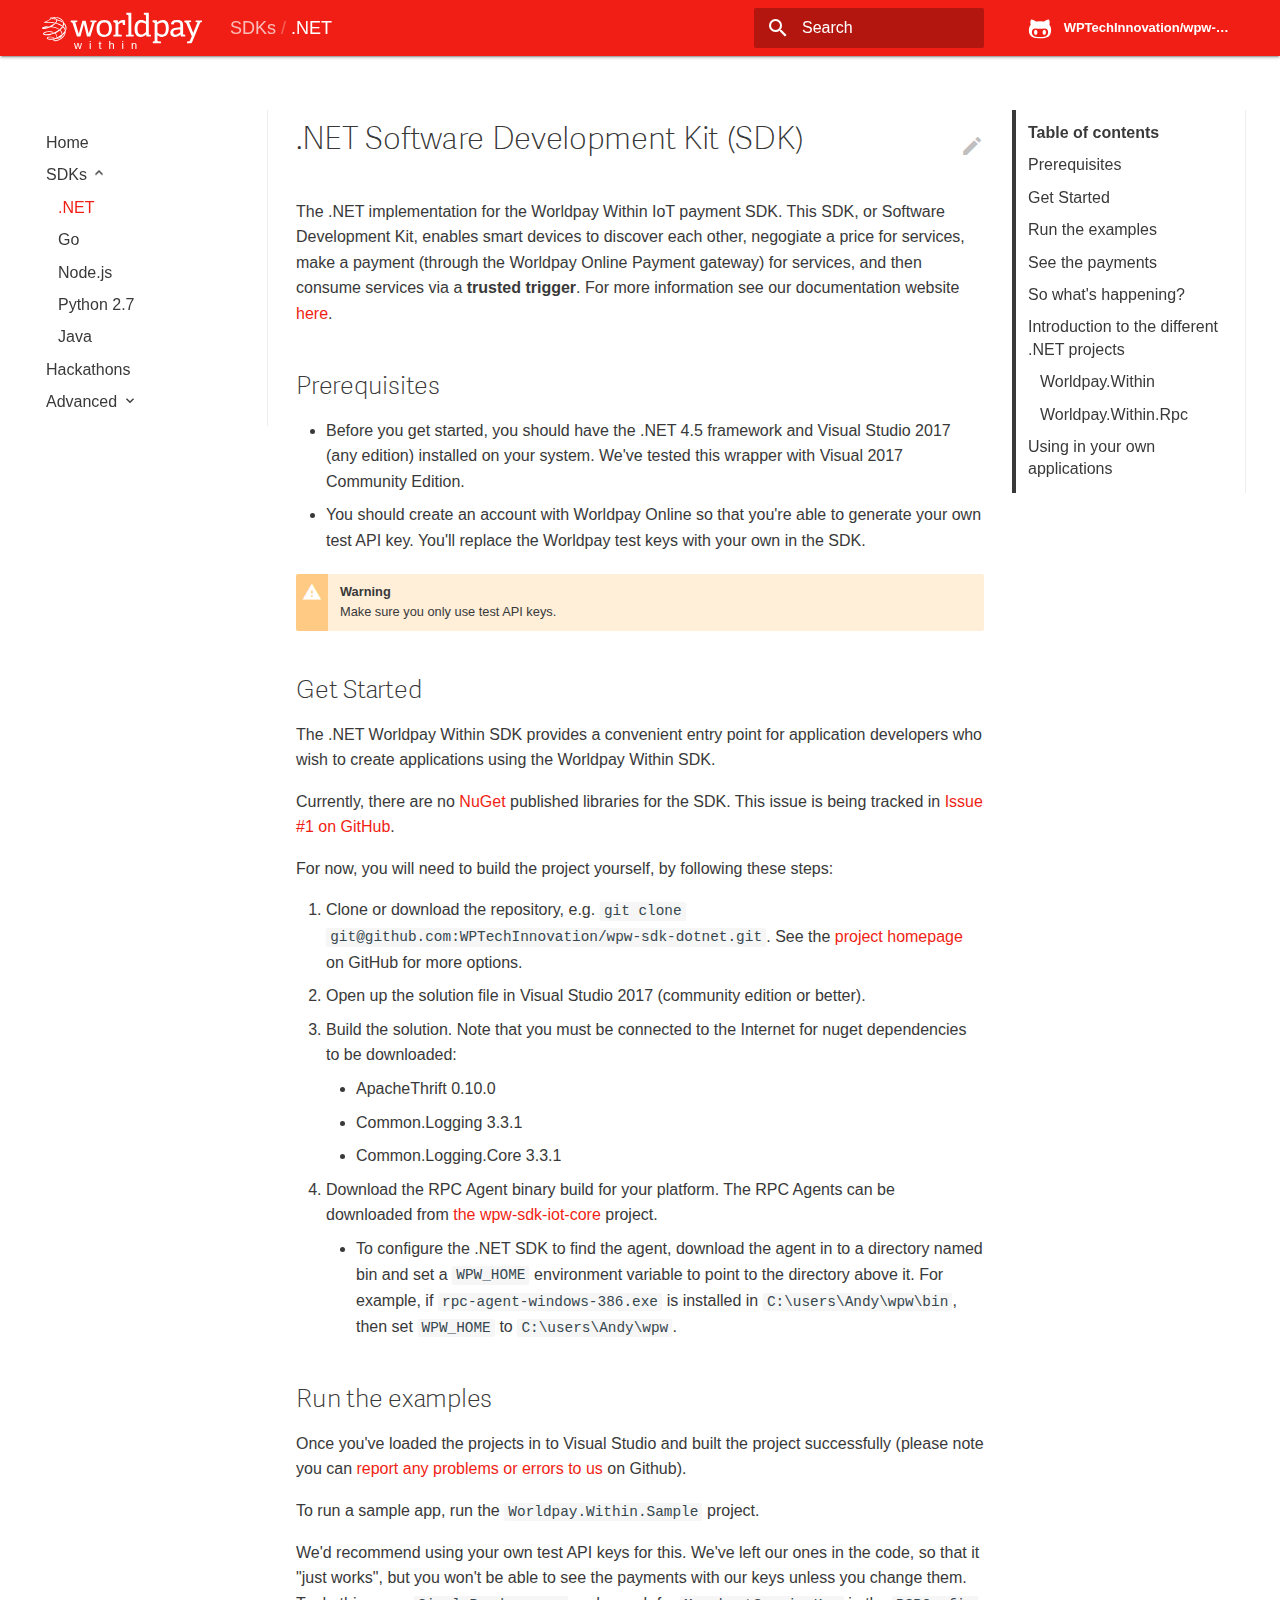
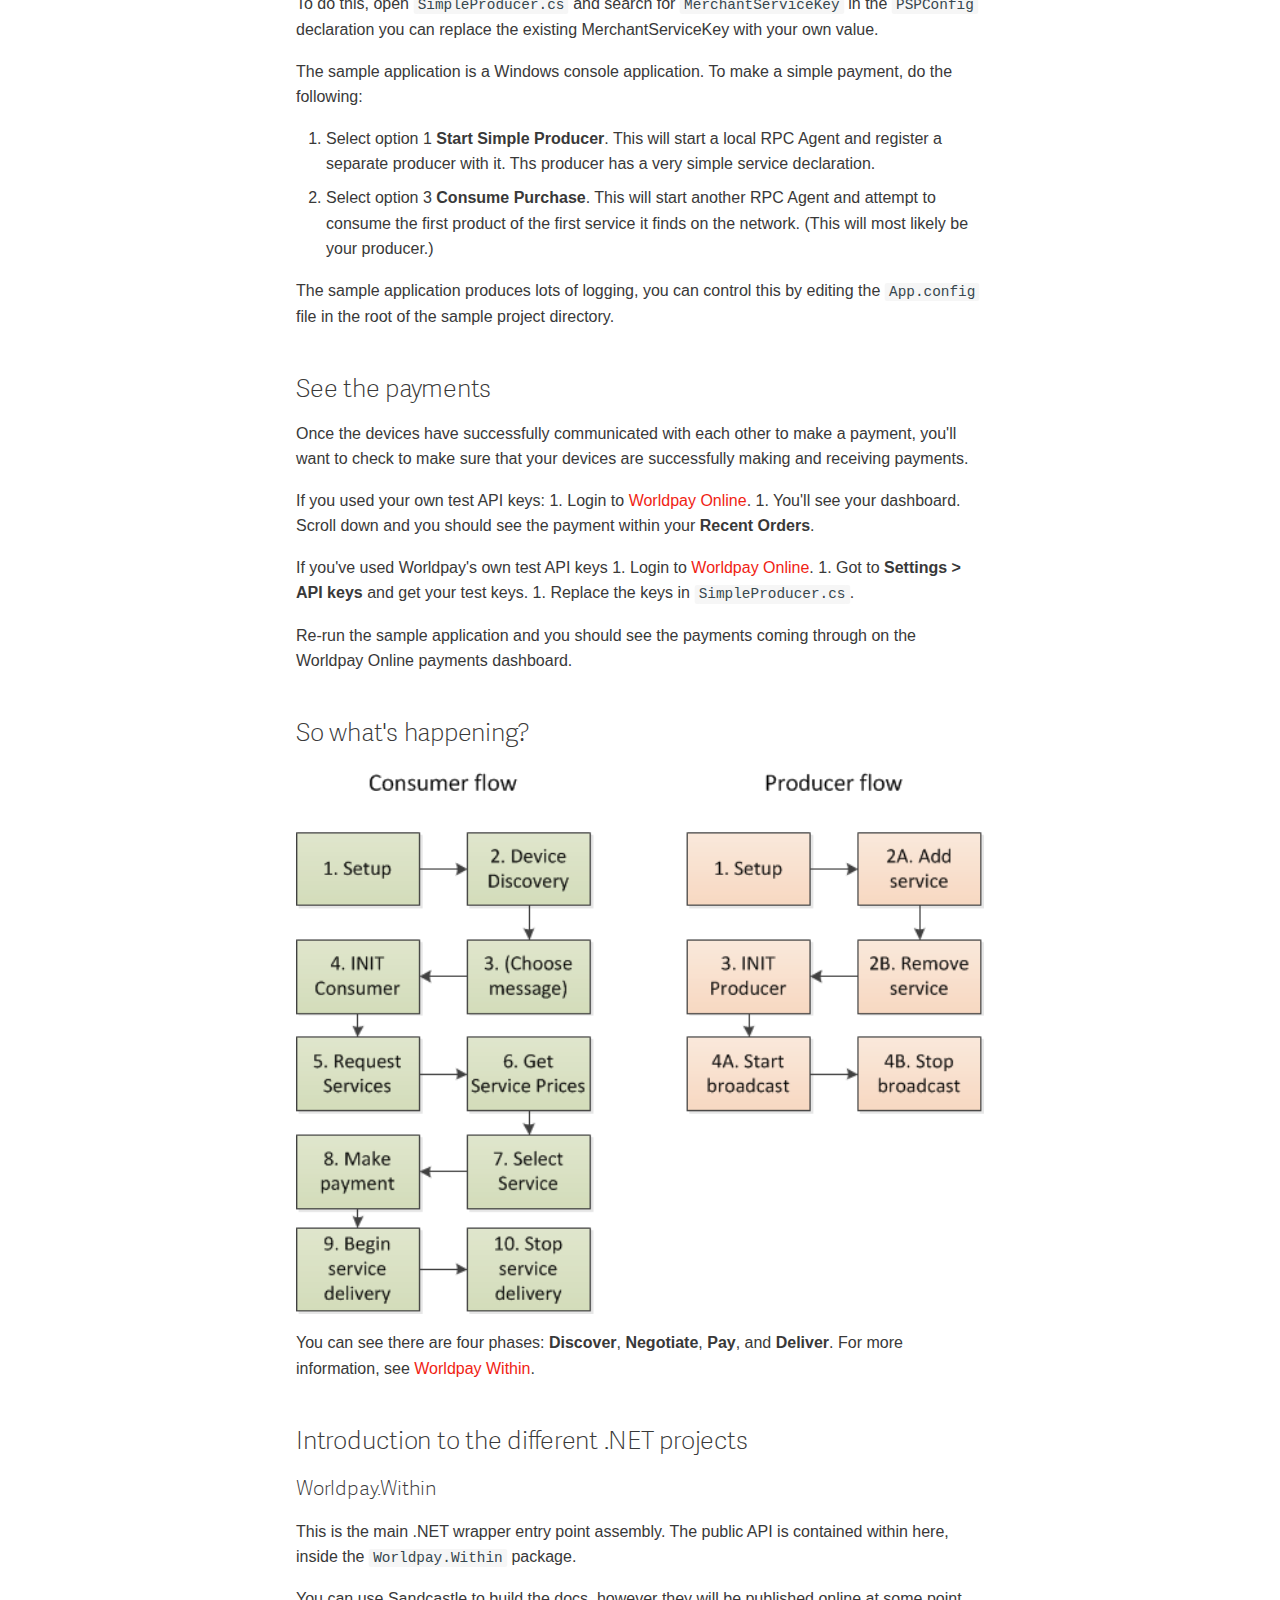
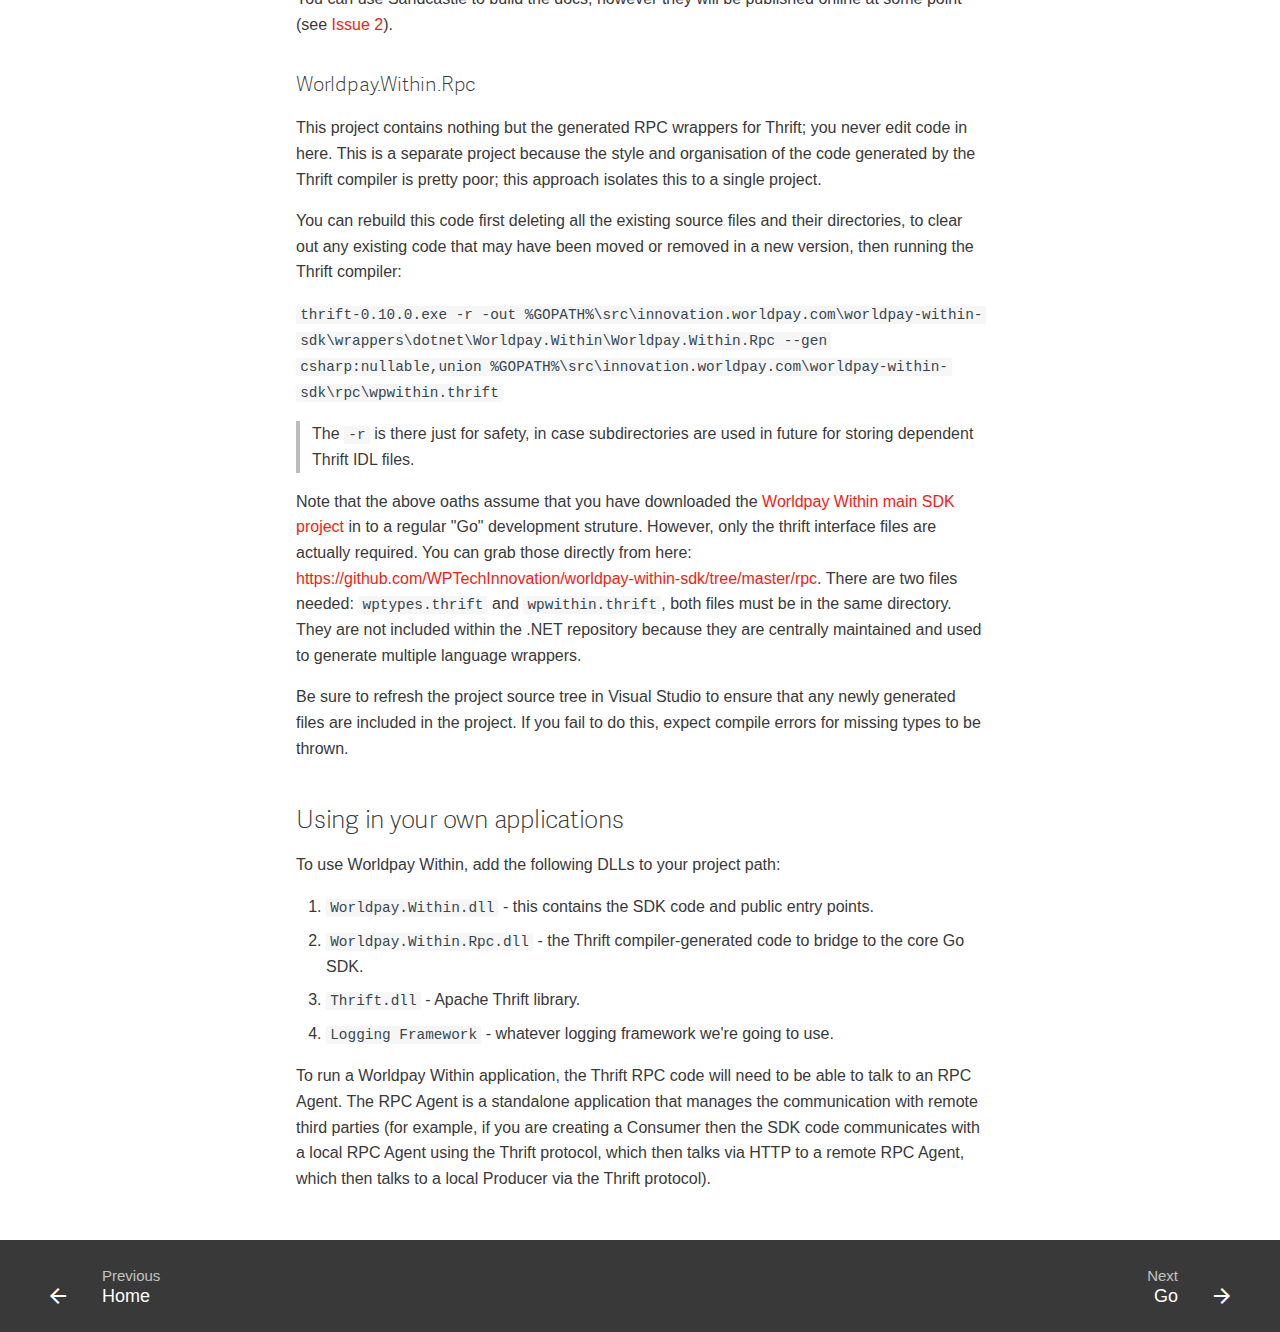
<file: dotnet/index.html>
<!DOCTYPE html>
<html lang="en" class="no-js">
  <head>
    
      <meta charset="utf-8">
      <meta name="viewport" content="width=device-width,initial-scale=1">
      <meta http-equiv="x-ua-compatible" content="ie=edge">
      
        <meta name="description" content="Worldpay Within website">
      
      
        <link rel="canonical" href="http://localhost:8000/dotnet/">
      
      
        <meta name="author" content="Worldpay Within">
      
      
        <link rel="shortcut icon" href="../assets/images/favicon.ico">
      
      <meta name="generator" content="mkdocs-0.16.3, mkdocs-material-1.8.1">
    
    
      
        <title>.NET - Worldpay Within</title>
      
    
    
      <script src="../assets/javascripts/modernizr-8210299719.js"></script>
    
    
      <link rel="stylesheet" href="../assets/stylesheets/application-baabe4f607.css">
      
    
    
      
        <style>body,input{font-family:adelle_sansregular,"Helvetica Neue",Helvetica,Arial,sans-serif}h1,h2,h3,h4,h5,h6{font-family:adelle_sansthin,"Helvetica Neue",Helvetica,Arial,sans-serif}code,kbd,pre{font-family:"Courier New",Courier,monospace}</style>
      
      <link rel="stylesheet" href="https://fonts.googleapis.com/icon?family=Material+Icons">
    
    
    
  </head>
  
  
  
  
    <body>
  
    <svg class="md-svg">
      <defs>
        
        
          <svg xmlns="http://www.w3.org/2000/svg" width="416" height="448" viewBox="0 0 416 448" id="github"><path fill="currentColor" d="M160 304q0 10-3.125 20.5t-10.75 19T128 352t-18.125-8.5-10.75-19T96 304t3.125-20.5 10.75-19T128 256t18.125 8.5 10.75 19T160 304zm160 0q0 10-3.125 20.5t-10.75 19T288 352t-18.125-8.5-10.75-19T256 304t3.125-20.5 10.75-19T288 256t18.125 8.5 10.75 19T320 304zm40 0q0-30-17.25-51T296 232q-10.25 0-48.75 5.25Q229.5 240 208 240t-39.25-2.75Q130.75 232 120 232q-29.5 0-46.75 21T56 304q0 22 8 38.375t20.25 25.75 30.5 15 35 7.375 37.25 1.75h42q20.5 0 37.25-1.75t35-7.375 30.5-15 20.25-25.75T360 304zm56-44q0 51.75-15.25 82.75-9.5 19.25-26.375 33.25t-35.25 21.5-42.5 11.875-42.875 5.5T212 416q-19.5 0-35.5-.75t-36.875-3.125-38.125-7.5-34.25-12.875T37 371.5t-21.5-28.75Q0 312 0 260q0-59.25 34-99-6.75-20.5-6.75-42.5 0-29 12.75-54.5 27 0 47.5 9.875t47.25 30.875Q171.5 96 212 96q37 0 70 8 26.25-20.5 46.75-30.25T376 64q12.75 25.5 12.75 54.5 0 21.75-6.75 42 34 40 34 99.5z"/></svg>
        
      </defs>
    </svg>
    <input class="md-toggle" data-md-toggle="drawer" type="checkbox" id="drawer">
    <input class="md-toggle" data-md-toggle="search" type="checkbox" id="search">
    <label class="md-overlay" data-md-component="overlay" for="drawer"></label>
    
      <header class="md-header" data-md-component="header">
  <nav class="md-header-nav md-grid">
    <div class="md-flex">
      <div class="md-flex__cell md-flex__cell--shrink">
        
          <a href="http://localhost:8000/" title="Worldpay Within" class="md-logo md-header-nav__button">
            <img src="../images/logo.svg" width="160" height="32">
                <span class="md-subtitle">within</span>
          </a>
        
      </div>
      <div class="md-flex__cell md-flex__cell--shrink">
        <label class="md-icon md-icon--menu md-header-nav__button" for="drawer"></label>
      </div>
      <div class="md-flex__cell md-flex__cell--stretch">
        <span class="md-flex__ellipsis md-header-nav__title">
          
            
              
                <span class="md-header-nav__parent">
                  SDKs
                </span>
              
            
            .NET
          
        </span>
      </div>
      <div class="md-flex__cell md-flex__cell--shrink">
        
          <label class="md-icon md-icon--search md-header-nav__button" for="search"></label>
          
<div class="md-search" data-md-component="search" role="dialog">
  <label class="md-search__overlay" for="search"></label>
  <div class="md-search__inner">
    <form class="md-search__form" name="search">
      <input type="text" class="md-search__input" name="query" required placeholder="Search" autocapitalize="off" autocorrect="off" autocomplete="off" spellcheck="false" data-md-component="query">
      <label class="md-icon md-search__icon" for="search"></label>
      <button type="reset" class="md-icon md-search__icon" data-md-component="reset">close</button>
    </form>
    <div class="md-search__output">
      <div class="md-search__scrollwrap" data-md-scrollfix>
        <div class="md-search-result" data-md-component="result" data-md-lang-search="" data-md-lang-tokenizer="[\s\-]+">
          <div class="md-search-result__meta" data-md-lang-result-none="No matching documents" data-md-lang-result-one="1 matching document" data-md-lang-result-other="# matching documents">
            Type to start searching
          </div>
          <ol class="md-search-result__list"></ol>
        </div>
      </div>
    </div>
  </div>
</div>
        
      </div>
      
        <div class="md-flex__cell md-flex__cell--shrink">
          <div class="md-header-nav__source">
            


  


  <a href="https://github.com/WPTechInnovation/wpw-doc-dev" title="Go to repository" class="md-source" data-md-source="github">
    
      <div class="md-source__icon">
        <svg viewBox="0 0 24 24" width="24" height="24">
          <use xlink:href="#github" width="24" height="24"></use>
        </svg>
      </div>
    
    <div class="md-source__repository">
      WPTechInnovation/wpw-doc-dev
    </div>
  </a>

          </div>
        </div>
      
    </div>
  </nav>
</header>
    
    <div class="md-container">
      
      
      <main class="md-main">
        <div class="md-main__inner md-grid" data-md-component="container">
          
            
              <div class="md-sidebar md-sidebar--primary" data-md-component="navigation">
                <div class="md-sidebar__scrollwrap">
                  <div class="md-sidebar__inner">
                    <nav class="md-nav md-nav--primary" data-md-level="0">
  <label class="md-nav__title md-nav__title--site" for="drawer">
    
      <i class="md-logo md-nav__button">
        <img src="../images/logo.svg" width="160" height="32">
        <span class="md-subtitle">within</span>
      </i>
    
  </label>
  
    <div class="md-nav__source">
      


  


  <a href="https://github.com/WPTechInnovation/wpw-doc-dev" title="Go to repository" class="md-source" data-md-source="github">
    
      <div class="md-source__icon">
        <svg viewBox="0 0 24 24" width="24" height="24">
          <use xlink:href="#github" width="24" height="24"></use>
        </svg>
      </div>
    
    <div class="md-source__repository">
      WPTechInnovation/wpw-doc-dev
    </div>
  </a>

    </div>
  
  <ul class="md-nav__list" data-md-scrollfix>
    
      
      
      
      


  <li class="md-nav__item">
    <a href=".." title="Home" class="md-nav__link">
      Home
    </a>
  </li>

      
    
      
      
      
      

  


  <li class="md-nav__item md-nav__item--active md-nav__item--nested">
    
      <input class="md-toggle md-nav__toggle" data-md-toggle="nav-2" type="checkbox" id="nav-2" checked>
    
    <label class="md-nav__link" for="nav-2">
      SDKs
    </label>
    <nav class="md-nav" data-md-component="collapsible" data-md-level="1">
      <label class="md-nav__title" for="nav-2">
        SDKs
      </label>
      <ul class="md-nav__list" data-md-scrollfix>
        
        
          
          
          

  


  <li class="md-nav__item md-nav__item--active">
    
    <input class="md-toggle md-nav__toggle" data-md-toggle="toc" type="checkbox" id="toc">
    
      
    
    
      <label class="md-nav__link md-nav__link--active" for="toc">
        .NET
      </label>
    
    <a href="./" title=".NET" class="md-nav__link md-nav__link--active">
      .NET
    </a>
    
      
<nav class="md-nav md-nav--secondary">
  
  
    
  
  
    <label class="md-nav__title" for="toc">Table of contents</label>
    <ul class="md-nav__list" data-md-scrollfix>
      
        <li class="md-nav__item">
  <a href="#prerequisites" title="Prerequisites" class="md-nav__link">
    Prerequisites
  </a>
  
</li>
      
        <li class="md-nav__item">
  <a href="#get-started" title="Get Started" class="md-nav__link">
    Get Started
  </a>
  
</li>
      
        <li class="md-nav__item">
  <a href="#run-the-examples" title="Run the examples" class="md-nav__link">
    Run the examples
  </a>
  
</li>
      
        <li class="md-nav__item">
  <a href="#see-the-payments" title="See the payments" class="md-nav__link">
    See the payments
  </a>
  
</li>
      
        <li class="md-nav__item">
  <a href="#so-whats-happening" title="So what's happening?" class="md-nav__link">
    So what's happening?
  </a>
  
</li>
      
        <li class="md-nav__item">
  <a href="#introduction-to-the-different-net-projects" title="Introduction to the different .NET projects" class="md-nav__link">
    Introduction to the different .NET projects
  </a>
  
    <nav class="md-nav">
      <ul class="md-nav__list">
        
          <li class="md-nav__item">
  <a href="#worldpaywithin" title="Worldpay.Within" class="md-nav__link">
    Worldpay.Within
  </a>
  
</li>
        
          <li class="md-nav__item">
  <a href="#worldpaywithinrpc" title="Worldpay.Within.Rpc" class="md-nav__link">
    Worldpay.Within.Rpc
  </a>
  
</li>
        
      </ul>
    </nav>
  
</li>
      
        <li class="md-nav__item">
  <a href="#using-in-your-own-applications" title="Using in your own applications" class="md-nav__link">
    Using in your own applications
  </a>
  
</li>
      
      
      
    </ul>
  
</nav>
    
  </li>

        
          
          
          


  <li class="md-nav__item">
    <a href="../getting-started-with-go/" title="Go" class="md-nav__link">
      Go
    </a>
  </li>

        
          
          
          


  <li class="md-nav__item">
    <a href="../nodejs/" title="Node.js" class="md-nav__link">
      Node.js
    </a>
  </li>

        
          
          
          


  <li class="md-nav__item">
    <a href="../python27/" title="Python 2.7" class="md-nav__link">
      Python 2.7
    </a>
  </li>

        
          
          
          


  <li class="md-nav__item">
    <a href="../python27/" title="Java" class="md-nav__link">
      Java
    </a>
  </li>

        
      </ul>
    </nav>
  </li>

      
    
      
      
      
      


  <li class="md-nav__item">
    <a href="../hackathons/" title="Hackathons" class="md-nav__link">
      Hackathons
    </a>
  </li>

      
    
      
      
      
      


  <li class="md-nav__item md-nav__item--nested">
    
      <input class="md-toggle md-nav__toggle" data-md-toggle="nav-4" type="checkbox" id="nav-4">
    
    <label class="md-nav__link" for="nav-4">
      Advanced
    </label>
    <nav class="md-nav" data-md-component="collapsible" data-md-level="1">
      <label class="md-nav__title" for="nav-4">
        Advanced
      </label>
      <ul class="md-nav__list" data-md-scrollfix>
        
        
          
          
          


  <li class="md-nav__item">
    <a href="../how-it-works/" title="How it works" class="md-nav__link">
      How it works
    </a>
  </li>

        
          
          
          


  <li class="md-nav__item">
    <a href="../architecture/" title="Architecure" class="md-nav__link">
      Architecure
    </a>
  </li>

        
          
          
          


  <li class="md-nav__item">
    <a href="../internal-structure/" title="Internal structure" class="md-nav__link">
      Internal structure
    </a>
  </li>

        
          
          
          


  <li class="md-nav__item">
    <a href="../sample-service-messaging/" title="Sample service messaging" class="md-nav__link">
      Sample service messaging
    </a>
  </li>

        
          
          
          


  <li class="md-nav__item">
    <a href="../api-spec/" title="API Spec" class="md-nav__link">
      API Spec
    </a>
  </li>

        
      </ul>
    </nav>
  </li>

      
    
  </ul>
</nav>
                  </div>
                </div>
              </div>
            
            
              <div class="md-sidebar md-sidebar--secondary" data-md-component="toc">
                <div class="md-sidebar__scrollwrap">
                  <div class="md-sidebar__inner">
                    
<nav class="md-nav md-nav--secondary">
  
  
    
  
  
    <label class="md-nav__title" for="toc">Table of contents</label>
    <ul class="md-nav__list" data-md-scrollfix>
      
        <li class="md-nav__item">
  <a href="#prerequisites" title="Prerequisites" class="md-nav__link">
    Prerequisites
  </a>
  
</li>
      
        <li class="md-nav__item">
  <a href="#get-started" title="Get Started" class="md-nav__link">
    Get Started
  </a>
  
</li>
      
        <li class="md-nav__item">
  <a href="#run-the-examples" title="Run the examples" class="md-nav__link">
    Run the examples
  </a>
  
</li>
      
        <li class="md-nav__item">
  <a href="#see-the-payments" title="See the payments" class="md-nav__link">
    See the payments
  </a>
  
</li>
      
        <li class="md-nav__item">
  <a href="#so-whats-happening" title="So what's happening?" class="md-nav__link">
    So what's happening?
  </a>
  
</li>
      
        <li class="md-nav__item">
  <a href="#introduction-to-the-different-net-projects" title="Introduction to the different .NET projects" class="md-nav__link">
    Introduction to the different .NET projects
  </a>
  
    <nav class="md-nav">
      <ul class="md-nav__list">
        
          <li class="md-nav__item">
  <a href="#worldpaywithin" title="Worldpay.Within" class="md-nav__link">
    Worldpay.Within
  </a>
  
</li>
        
          <li class="md-nav__item">
  <a href="#worldpaywithinrpc" title="Worldpay.Within.Rpc" class="md-nav__link">
    Worldpay.Within.Rpc
  </a>
  
</li>
        
      </ul>
    </nav>
  
</li>
      
        <li class="md-nav__item">
  <a href="#using-in-your-own-applications" title="Using in your own applications" class="md-nav__link">
    Using in your own applications
  </a>
  
</li>
      
      
      
    </ul>
  
</nav>
                  </div>
                </div>
              </div>
            
          
          <div class="md-content">
            <article class="md-content__inner md-typeset">
              
                
                  <a href="https://github.com/WPTechInnovation/wpw-doc-dev//edit/master/docs/dotnet.md" title="Edit this page" class="md-icon md-content__icon">edit</a>
                
                
                <h1 id="net-software-development-kit-sdk">.NET Software Development Kit (SDK)<a class="headerlink" href="#net-software-development-kit-sdk" title="Permanent link">&para;</a></h1>
<p>The .NET implementation for the Worldpay Within IoT payment SDK. This SDK, or Software Development Kit, enables smart devices to discover each other, negogiate a price for services, make a payment (through the Worldpay Online Payment gateway) for services, and then consume services via a <strong>trusted trigger</strong>. For more information see our documentation website <a href="http://www.worldpaywithin.com">here</a>.</p>
<h2 id="prerequisites">Prerequisites<a class="headerlink" href="#prerequisites" title="Permanent link">&para;</a></h2>
<ul>
<li>Before you get started, you should have the .NET 4.5 framework and Visual Studio 2017 (any edition) installed on your system. We've tested this wrapper with Visual 2017 Community Edition.</li>
<li>You should create an account with Worldpay Online so that you're able to generate your own test API key. You'll replace the Worldpay test keys with your own in the SDK. </li>
</ul>
<div class="admonition warning">
<p class="admonition-title">Warning</p>
<p>Make sure you only use test API keys.</p>
</div>
<h2 id="get-started">Get Started<a class="headerlink" href="#get-started" title="Permanent link">&para;</a></h2>
<p>The .NET Worldpay Within SDK provides a convenient entry point for application developers who wish to create applications using the Worldpay Within SDK.</p>
<p>Currently, there are no <a href="https://nuget.org">NuGet</a> published libraries for the SDK. This issue is being tracked in <a href="https://github.com/WPTechInnovation/wpw-sdk-dotnet/issues/1">Issue #1 on GitHub</a>.</p>
<p>For now, you will need to build the project yourself, by following these steps:</p>
<ol>
<li>Clone or download the repository, e.g. <code>git clone git@github.com:WPTechInnovation/wpw-sdk-dotnet.git</code>. See the <a href="https://github.com/WPTechInnovation/wpw-sdk-dotnet">project homepage</a> on GitHub for more options.</li>
<li>Open up the solution file in Visual Studio 2017 (community edition or better).</li>
<li>Build the solution.  Note that you must be connected to the Internet for nuget dependencies to be downloaded:<ul>
<li>ApacheThrift 0.10.0</li>
<li>Common.Logging 3.3.1</li>
<li>Common.Logging.Core 3.3.1</li>
</ul>
</li>
<li>Download the RPC Agent binary build for your platform. The RPC Agents can be downloaded from <a href="https://github.com/WPTechInnovation/wpw-sdk-iot-core/tree/master/bin">the wpw-sdk-iot-core</a> project.<ul>
<li>To configure the .NET SDK to find the agent, download the agent in to a directory named bin and set a <code>WPW_HOME</code> environment variable to point to the directory above it. For example, if <code>rpc-agent-windows-386.exe</code> is installed in <code>C:\users\Andy\wpw\bin</code>, then set <code>WPW_HOME</code> to <code>C:\users\Andy\wpw</code>.</li>
</ul>
</li>
</ol>
<h2 id="run-the-examples">Run the examples<a class="headerlink" href="#run-the-examples" title="Permanent link">&para;</a></h2>
<p>Once you've loaded the projects in to Visual Studio and built the project successfully (please note you can<a href="https://github.com/WPTechInnovation/wpw-sdk-dotnet/issues"> report any problems or errors to us</a> on Github).</p>
<p>To run a sample app, run the <code>Worldpay.Within.Sample</code> project.</p>
<p>We'd recommend using your own test API keys for this. We've left our ones in the code, so that it "just works", but you won't be able to see the payments with our keys unless you change them. To do this, open <code>SimpleProducer.cs</code> and search for <code>MerchantServiceKey</code> in the <code>PSPConfig</code> declaration you can replace the existing MerchantServiceKey with your own value. </p>
<p>The sample application is a Windows console application. To make a simple payment, do the following:</p>
<ol>
<li>Select option 1 <strong>Start Simple Producer</strong>. This will start a local RPC Agent and register a separate producer with it. Ths producer has a very simple service declaration.</li>
<li>Select option 3 <strong>Consume Purchase</strong>. This will start another RPC Agent and attempt to consume the first product of the first service it finds on the network. (This will most likely be your producer.)</li>
</ol>
<p>The sample application produces lots of logging, you can control this by editing the <code>App.config</code> file in the root of the sample project directory.</p>
<h2 id="see-the-payments">See the payments<a class="headerlink" href="#see-the-payments" title="Permanent link">&para;</a></h2>
<p>Once the devices have successfully communicated with each other to make a payment, you'll want to check to make sure that your devices are successfully making and receiving payments.</p>
<p>If you used your own test API keys:
1. Login to <a href="https://online.worldpay.com">Worldpay Online</a>.
1. You'll see your dashboard. Scroll down and you should see the payment within your <strong>Recent Orders</strong>.</p>
<p>If you've used Worldpay's own test API keys
1. Login to <a href="https://online.worldpay.com">Worldpay Online</a>.
1. Got to <strong>Settings &gt; API keys</strong> and get your test keys.
1. Replace the keys in <code>SimpleProducer.cs</code>.</p>
<p>Re-run the sample application and you should see the payments coming through on the Worldpay Online payments dashboard.</p>
<h2 id="so-whats-happening">So what's happening?<a class="headerlink" href="#so-whats-happening" title="Permanent link">&para;</a></h2>
<p><img alt="Sequence Diagram of basic Worldpay Within producer (merchant) and consumer (shopper) flow" src="../images/the-flows/flows-mockup.png" /></p>
<p>You can see there are four phases: <strong>Discover</strong>, <strong>Negotiate</strong>, <strong>Pay</strong>, and <strong>Deliver</strong>. For more information, see <a href="https://wptechinnovation.github.io/worldpay-within-sdk/">Worldpay Within</a>.</p>
<h2 id="introduction-to-the-different-net-projects">Introduction to the different .NET projects<a class="headerlink" href="#introduction-to-the-different-net-projects" title="Permanent link">&para;</a></h2>
<h3 id="worldpaywithin">Worldpay.Within<a class="headerlink" href="#worldpaywithin" title="Permanent link">&para;</a></h3>
<p>This is the main .NET wrapper entry point assembly. The public API is contained within here, inside the <code>Worldpay.Within</code> package.</p>
<p>You can use Sandcastle to build the docs, however they will be published online at some point (see <a href="https://github.com/WPTechInnovation/wpw-sdk-dotnet/issues/2">Issue 2</a>).</p>
<h3 id="worldpaywithinrpc">Worldpay.Within.Rpc<a class="headerlink" href="#worldpaywithinrpc" title="Permanent link">&para;</a></h3>
<p>This project contains nothing but the generated RPC wrappers for Thrift; you never edit code in here. This is a separate project because the style and organisation of the code generated by the Thrift compiler is pretty poor; this approach isolates this to a single project.</p>
<p>You can rebuild this code first deleting all the existing source files and their directories, to clear out any existing code that may have been moved or removed in a new version, then running the Thrift compiler:</p>
<p><code>thrift-0.10.0.exe -r -out %GOPATH%\src\innovation.worldpay.com\worldpay-within-sdk\wrappers\dotnet\Worldpay.Within\Worldpay.Within.Rpc --gen csharp:nullable,union %GOPATH%\src\innovation.worldpay.com\worldpay-within-sdk\rpc\wpwithin.thrift</code></p>
<blockquote>
<p>The <code>-r</code> is there just for safety, in case subdirectories are used in future for storing dependent Thrift IDL files.</p>
</blockquote>
<p>Note that the above oaths assume that you have downloaded the <a href="https://github.com/WPTechInnovation/worldpay-within-sdk">Worldpay Within main SDK project</a> in to a regular "Go" development struture. However, only the thrift interface files are actually required. You can grab those directly from here: <a href="https://github.com/WPTechInnovation/worldpay-within-sdk/tree/master/rpc">https://github.com/WPTechInnovation/worldpay-within-sdk/tree/master/rpc</a>. There are two files needed: <code>wptypes.thrift</code> and <code>wpwithin.thrift</code>, both files must be in the same directory.  They are not included within the .NET repository because they are centrally maintained and used to generate multiple language wrappers.</p>
<p>Be sure to refresh the project source tree in Visual Studio to ensure that any newly generated files are included in the project. If you fail to do this, expect compile errors for missing types to be thrown.</p>
<h2 id="using-in-your-own-applications">Using in your own applications<a class="headerlink" href="#using-in-your-own-applications" title="Permanent link">&para;</a></h2>
<p>To use Worldpay Within, add the following DLLs to your project path:</p>
<ol>
<li><code>Worldpay.Within.dll</code> - this contains the SDK code and public entry points.</li>
<li><code>Worldpay.Within.Rpc.dll</code> - the Thrift compiler-generated code to bridge to the core Go SDK.</li>
<li><code>Thrift.dll</code> - Apache Thrift library. </li>
<li><code>Logging Framework</code> - whatever logging framework we're going to use.</li>
</ol>
<p>To run a Worldpay Within application, the Thrift RPC code will need to be able to talk to an RPC Agent. The RPC Agent is a standalone application that manages the communication with remote third parties (for example, if you are creating a Consumer then the SDK code communicates with a local RPC Agent using the Thrift protocol, which then talks via HTTP to a remote RPC Agent, which then talks to a local Producer via the Thrift protocol).</p>
                
                  
                
              
              
                
              
            </article>
          </div>
        </div>
      </main>
      
        
<footer class="md-footer">
  
    <div class="md-footer-nav">
      <nav class="md-footer-nav__inner md-grid">
        
          <a href=".." title="Home" class="md-flex md-footer-nav__link md-footer-nav__link--prev" rel="prev">
            <div class="md-flex__cell md-flex__cell--shrink">
              <i class="md-icon md-icon--arrow-back md-footer-nav__button"></i>
            </div>
            <div class="md-flex__cell md-flex__cell--stretch md-footer-nav__title">
              <span class="md-flex__ellipsis">
                <span class="md-footer-nav__direction">
                  Previous
                </span>
                Home
              </span>
            </div>
          </a>
        
        
          <a href="../getting-started-with-go/" title="Go" class="md-flex md-footer-nav__link md-footer-nav__link--next" rel="next">
            <div class="md-flex__cell md-flex__cell--stretch md-footer-nav__title">
              <span class="md-flex__ellipsis">
                <span class="md-footer-nav__direction">
                  Next
                </span>
                Go
              </span>
            </div>
            <div class="md-flex__cell md-flex__cell--shrink">
              <i class="md-icon md-icon--arrow-forward md-footer-nav__button"></i>
            </div>
          </a>
        
      </nav>
    </div>
  
  
</footer>
      
    </div>
    
      <script src="../assets/javascripts/application-6940329b9f.js"></script>
      
      
      <script>app.initialize({url:{base:".."}})</script>
      
    
    
      
      <script>!function(e,t,a,n,o,c,i){e.GoogleAnalyticsObject=o,e[o]=e[o]||function(){(e[o].q=e[o].q||[]).push(arguments)},e[o].l=1*new Date,c=t.createElement(a),i=t.getElementsByTagName(a)[0],c.async=1,c.src=n,i.parentNode.insertBefore(c,i)}(window,document,"script","https://www.google-analytics.com/analytics.js","ga"),ga("create","None","auto"),ga("set","anonymizeIp",!0),ga("send","pageview");var links=document.getElementsByTagName("a");Array.prototype.map.call(links,function(e){e.host!=document.location.host&&e.addEventListener("click",function(){var t=e.getAttribute("data-md-action")||"follow";ga("send","event","outbound",t,e.href)})});var query=document.forms.search.query;query.addEventListener("blur",function(){if(this.value){var e=document.location.pathname;ga("send","pageview",e+"?q="+this.value)}})</script>
      
    
  </body>
</html>
</file>
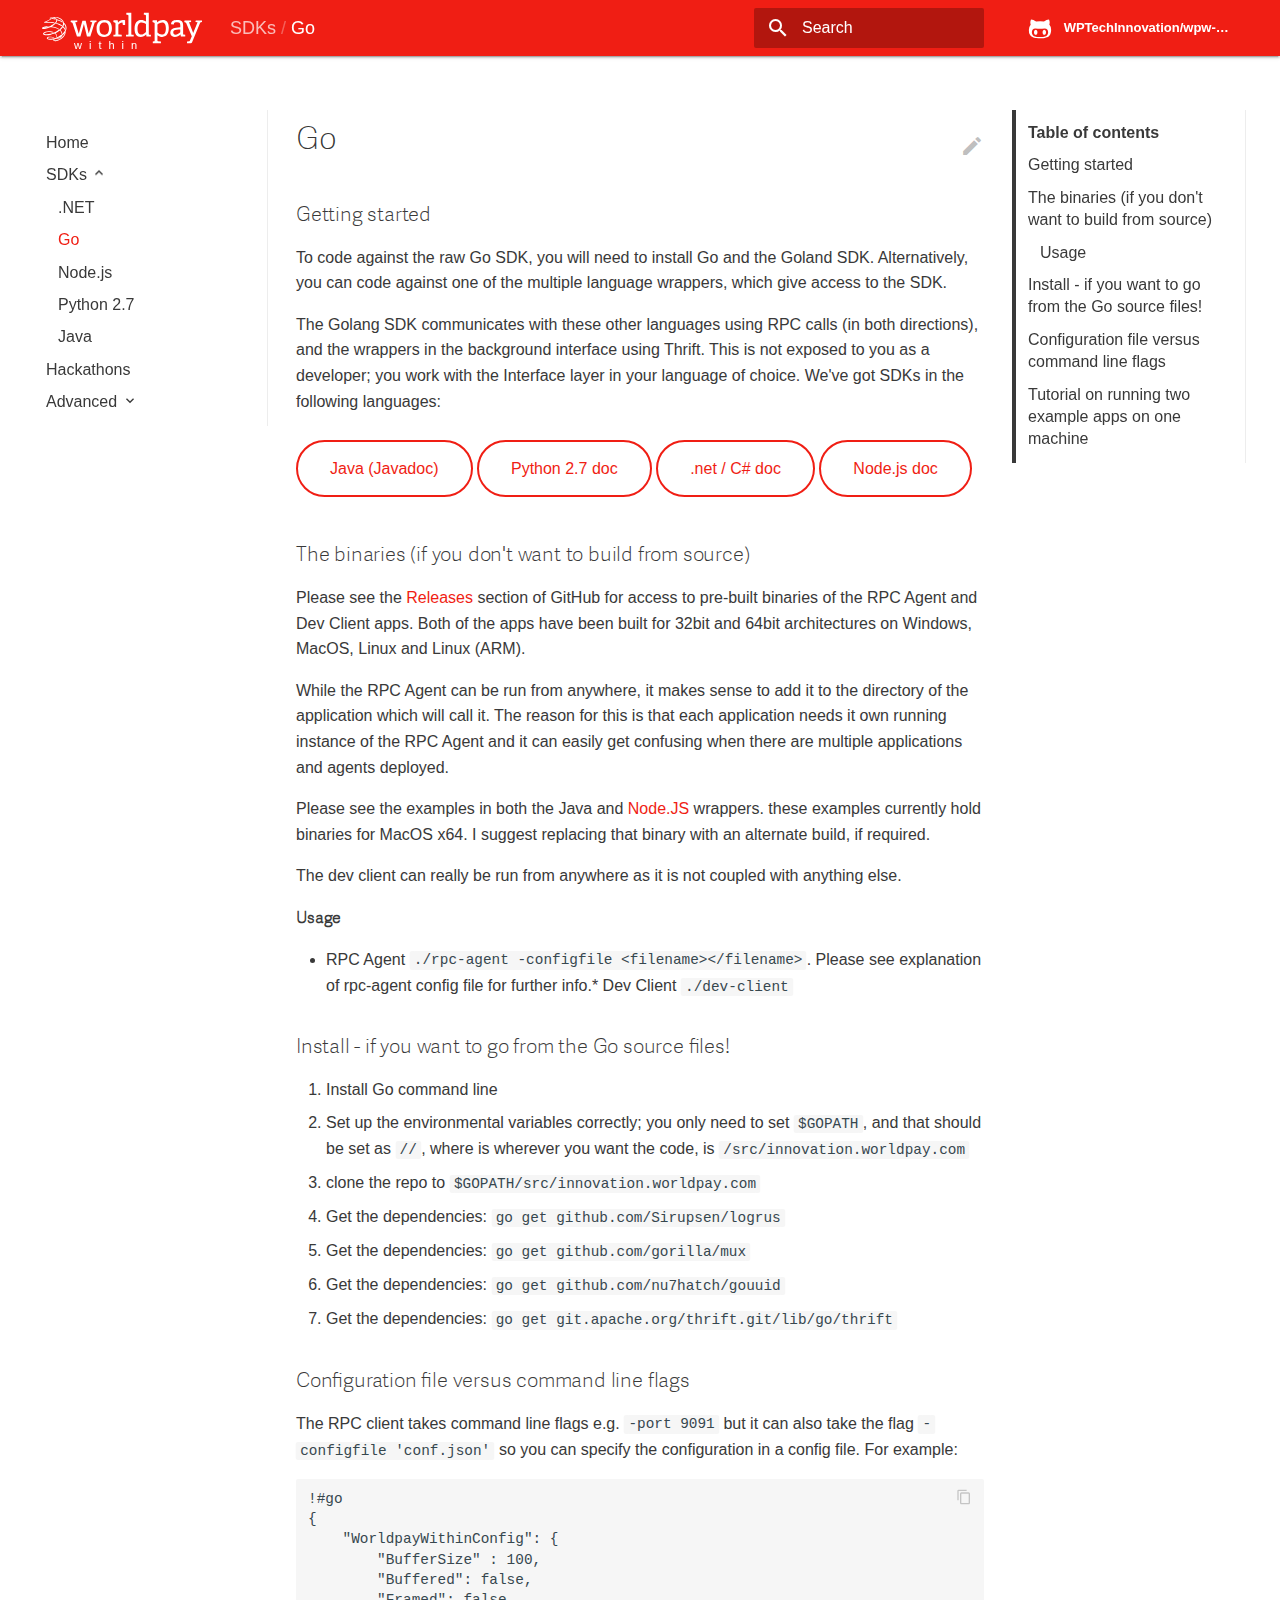
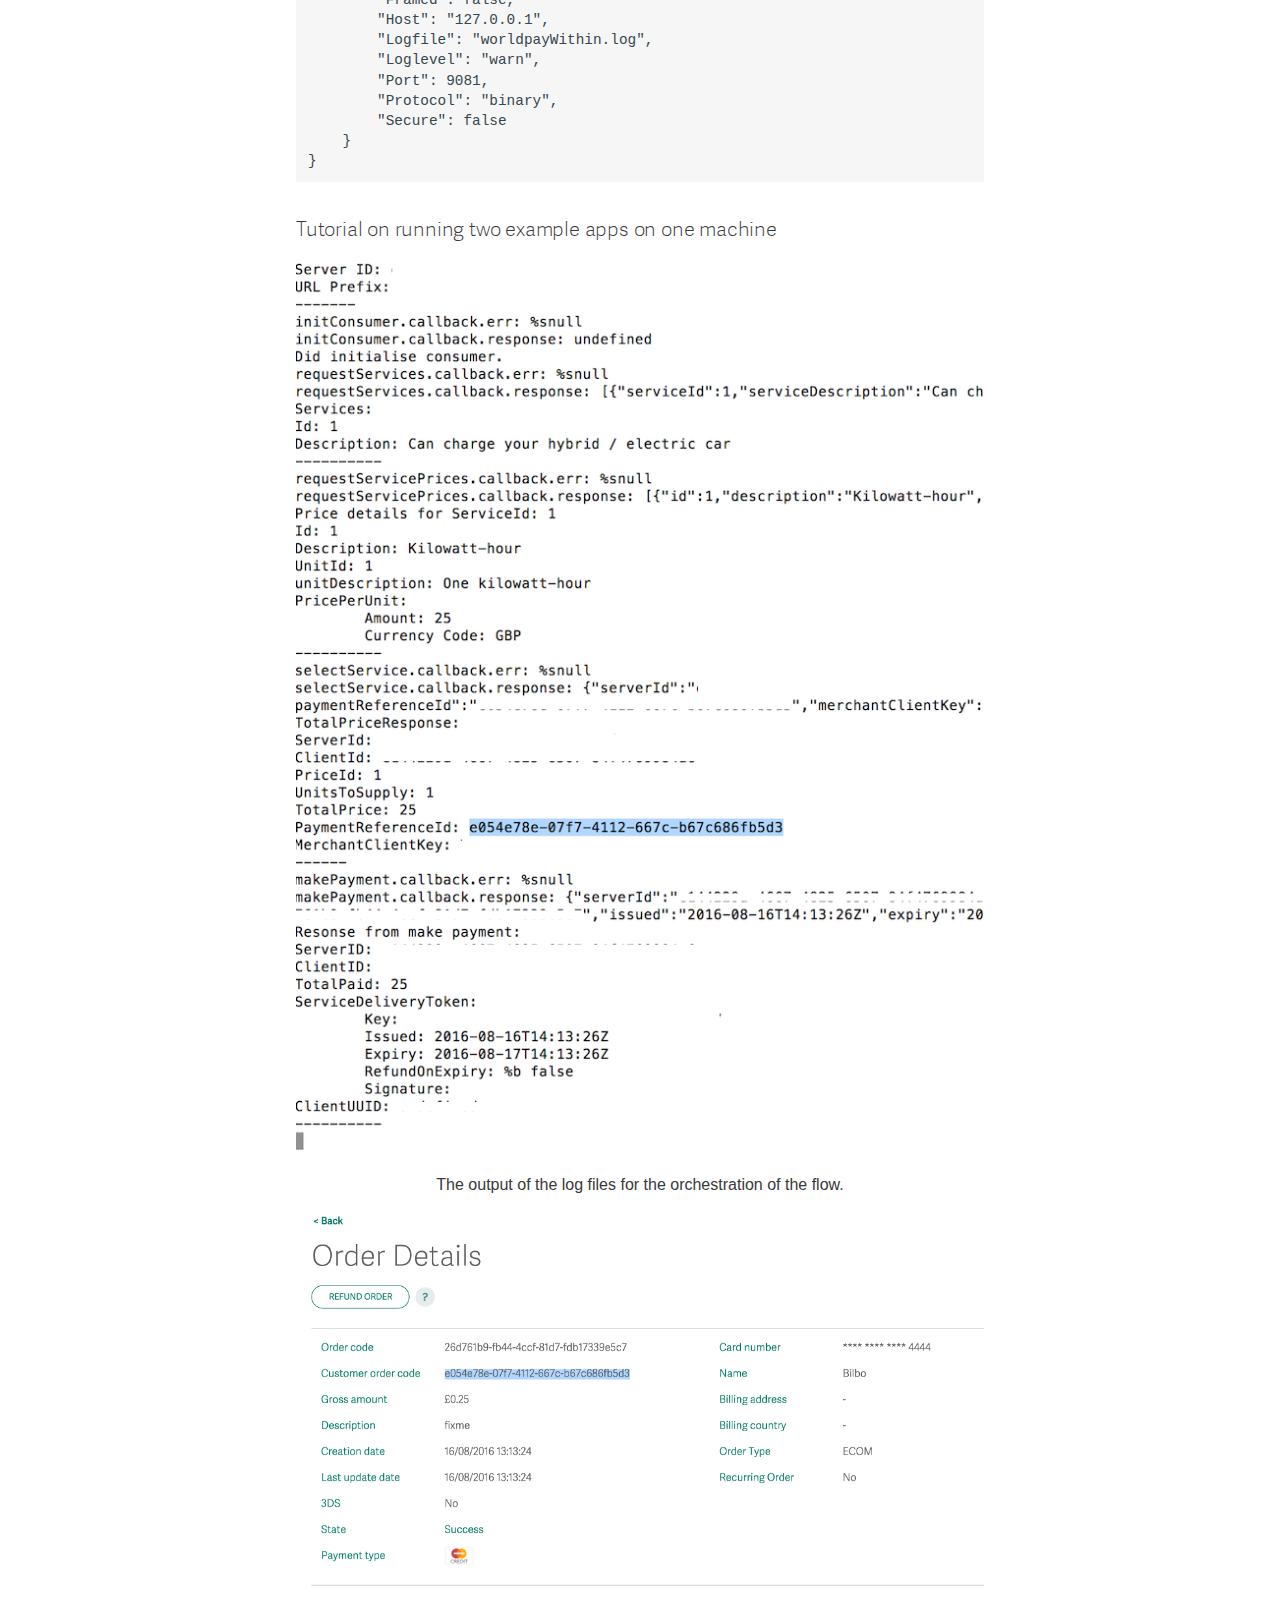
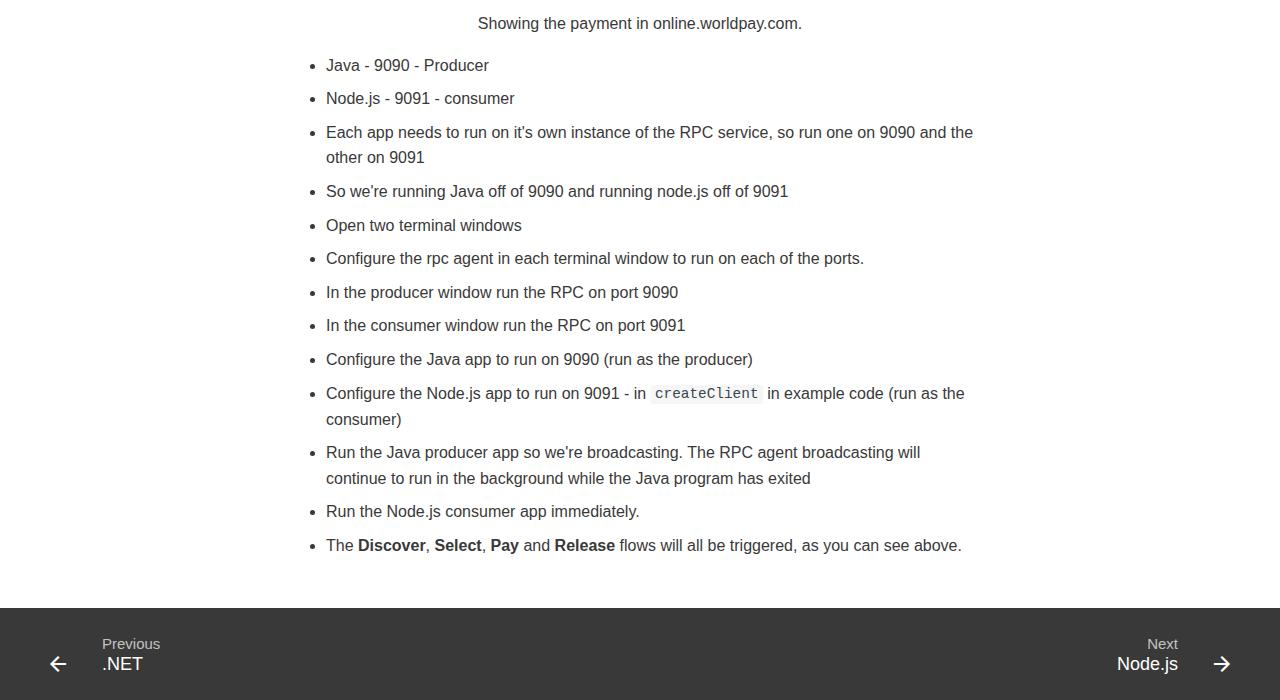
<file: getting-started-with-go/index.html>
<!DOCTYPE html>
<html lang="en" class="no-js">
  <head>
    
      <meta charset="utf-8">
      <meta name="viewport" content="width=device-width,initial-scale=1">
      <meta http-equiv="x-ua-compatible" content="ie=edge">
      
        <meta name="description" content="Worldpay Within website">
      
      
        <link rel="canonical" href="http://localhost:8000/getting-started-with-go/">
      
      
        <meta name="author" content="Worldpay Within">
      
      
        <link rel="shortcut icon" href="../assets/images/favicon.ico">
      
      <meta name="generator" content="mkdocs-0.16.3, mkdocs-material-1.8.1">
    
    
      
        <title>Go - Worldpay Within</title>
      
    
    
      <script src="../assets/javascripts/modernizr-8210299719.js"></script>
    
    
      <link rel="stylesheet" href="../assets/stylesheets/application-baabe4f607.css">
      
    
    
      
        <style>body,input{font-family:adelle_sansregular,"Helvetica Neue",Helvetica,Arial,sans-serif}h1,h2,h3,h4,h5,h6{font-family:adelle_sansthin,"Helvetica Neue",Helvetica,Arial,sans-serif}code,kbd,pre{font-family:"Courier New",Courier,monospace}</style>
      
      <link rel="stylesheet" href="https://fonts.googleapis.com/icon?family=Material+Icons">
    
    
    
  </head>
  
  
  
  
    <body>
  
    <svg class="md-svg">
      <defs>
        
        
          <svg xmlns="http://www.w3.org/2000/svg" width="416" height="448" viewBox="0 0 416 448" id="github"><path fill="currentColor" d="M160 304q0 10-3.125 20.5t-10.75 19T128 352t-18.125-8.5-10.75-19T96 304t3.125-20.5 10.75-19T128 256t18.125 8.5 10.75 19T160 304zm160 0q0 10-3.125 20.5t-10.75 19T288 352t-18.125-8.5-10.75-19T256 304t3.125-20.5 10.75-19T288 256t18.125 8.5 10.75 19T320 304zm40 0q0-30-17.25-51T296 232q-10.25 0-48.75 5.25Q229.5 240 208 240t-39.25-2.75Q130.75 232 120 232q-29.5 0-46.75 21T56 304q0 22 8 38.375t20.25 25.75 30.5 15 35 7.375 37.25 1.75h42q20.5 0 37.25-1.75t35-7.375 30.5-15 20.25-25.75T360 304zm56-44q0 51.75-15.25 82.75-9.5 19.25-26.375 33.25t-35.25 21.5-42.5 11.875-42.875 5.5T212 416q-19.5 0-35.5-.75t-36.875-3.125-38.125-7.5-34.25-12.875T37 371.5t-21.5-28.75Q0 312 0 260q0-59.25 34-99-6.75-20.5-6.75-42.5 0-29 12.75-54.5 27 0 47.5 9.875t47.25 30.875Q171.5 96 212 96q37 0 70 8 26.25-20.5 46.75-30.25T376 64q12.75 25.5 12.75 54.5 0 21.75-6.75 42 34 40 34 99.5z"/></svg>
        
      </defs>
    </svg>
    <input class="md-toggle" data-md-toggle="drawer" type="checkbox" id="drawer">
    <input class="md-toggle" data-md-toggle="search" type="checkbox" id="search">
    <label class="md-overlay" data-md-component="overlay" for="drawer"></label>
    
      <header class="md-header" data-md-component="header">
  <nav class="md-header-nav md-grid">
    <div class="md-flex">
      <div class="md-flex__cell md-flex__cell--shrink">
        
          <a href="http://localhost:8000/" title="Worldpay Within" class="md-logo md-header-nav__button">
            <img src="../images/logo.svg" width="160" height="32">
                <span class="md-subtitle">within</span>
          </a>
        
      </div>
      <div class="md-flex__cell md-flex__cell--shrink">
        <label class="md-icon md-icon--menu md-header-nav__button" for="drawer"></label>
      </div>
      <div class="md-flex__cell md-flex__cell--stretch">
        <span class="md-flex__ellipsis md-header-nav__title">
          
            
              
                <span class="md-header-nav__parent">
                  SDKs
                </span>
              
            
            Go
          
        </span>
      </div>
      <div class="md-flex__cell md-flex__cell--shrink">
        
          <label class="md-icon md-icon--search md-header-nav__button" for="search"></label>
          
<div class="md-search" data-md-component="search" role="dialog">
  <label class="md-search__overlay" for="search"></label>
  <div class="md-search__inner">
    <form class="md-search__form" name="search">
      <input type="text" class="md-search__input" name="query" required placeholder="Search" autocapitalize="off" autocorrect="off" autocomplete="off" spellcheck="false" data-md-component="query">
      <label class="md-icon md-search__icon" for="search"></label>
      <button type="reset" class="md-icon md-search__icon" data-md-component="reset">close</button>
    </form>
    <div class="md-search__output">
      <div class="md-search__scrollwrap" data-md-scrollfix>
        <div class="md-search-result" data-md-component="result" data-md-lang-search="" data-md-lang-tokenizer="[\s\-]+">
          <div class="md-search-result__meta" data-md-lang-result-none="No matching documents" data-md-lang-result-one="1 matching document" data-md-lang-result-other="# matching documents">
            Type to start searching
          </div>
          <ol class="md-search-result__list"></ol>
        </div>
      </div>
    </div>
  </div>
</div>
        
      </div>
      
        <div class="md-flex__cell md-flex__cell--shrink">
          <div class="md-header-nav__source">
            


  


  <a href="https://github.com/WPTechInnovation/wpw-doc-dev" title="Go to repository" class="md-source" data-md-source="github">
    
      <div class="md-source__icon">
        <svg viewBox="0 0 24 24" width="24" height="24">
          <use xlink:href="#github" width="24" height="24"></use>
        </svg>
      </div>
    
    <div class="md-source__repository">
      WPTechInnovation/wpw-doc-dev
    </div>
  </a>

          </div>
        </div>
      
    </div>
  </nav>
</header>
    
    <div class="md-container">
      
      
      <main class="md-main">
        <div class="md-main__inner md-grid" data-md-component="container">
          
            
              <div class="md-sidebar md-sidebar--primary" data-md-component="navigation">
                <div class="md-sidebar__scrollwrap">
                  <div class="md-sidebar__inner">
                    <nav class="md-nav md-nav--primary" data-md-level="0">
  <label class="md-nav__title md-nav__title--site" for="drawer">
    
      <i class="md-logo md-nav__button">
        <img src="../images/logo.svg" width="160" height="32">
        <span class="md-subtitle">within</span>
      </i>
    
  </label>
  
    <div class="md-nav__source">
      


  


  <a href="https://github.com/WPTechInnovation/wpw-doc-dev" title="Go to repository" class="md-source" data-md-source="github">
    
      <div class="md-source__icon">
        <svg viewBox="0 0 24 24" width="24" height="24">
          <use xlink:href="#github" width="24" height="24"></use>
        </svg>
      </div>
    
    <div class="md-source__repository">
      WPTechInnovation/wpw-doc-dev
    </div>
  </a>

    </div>
  
  <ul class="md-nav__list" data-md-scrollfix>
    
      
      
      
      


  <li class="md-nav__item">
    <a href=".." title="Home" class="md-nav__link">
      Home
    </a>
  </li>

      
    
      
      
      
      

  


  <li class="md-nav__item md-nav__item--active md-nav__item--nested">
    
      <input class="md-toggle md-nav__toggle" data-md-toggle="nav-2" type="checkbox" id="nav-2" checked>
    
    <label class="md-nav__link" for="nav-2">
      SDKs
    </label>
    <nav class="md-nav" data-md-component="collapsible" data-md-level="1">
      <label class="md-nav__title" for="nav-2">
        SDKs
      </label>
      <ul class="md-nav__list" data-md-scrollfix>
        
        
          
          
          


  <li class="md-nav__item">
    <a href="../dotnet/" title=".NET" class="md-nav__link">
      .NET
    </a>
  </li>

        
          
          
          

  


  <li class="md-nav__item md-nav__item--active">
    
    <input class="md-toggle md-nav__toggle" data-md-toggle="toc" type="checkbox" id="toc">
    
    
      <label class="md-nav__link md-nav__link--active" for="toc">
        Go
      </label>
    
    <a href="./" title="Go" class="md-nav__link md-nav__link--active">
      Go
    </a>
    
      
<nav class="md-nav md-nav--secondary">
  
  
  
    <label class="md-nav__title" for="toc">Table of contents</label>
    <ul class="md-nav__list" data-md-scrollfix>
      
        <li class="md-nav__item">
  <a href="#getting-started" title="Getting started" class="md-nav__link">
    Getting started
  </a>
  
</li>
      
        <li class="md-nav__item">
  <a href="#the-binaries-if-you-dont-want-to-build-from-source" title="The binaries (if you don't want to build from source)" class="md-nav__link">
    The binaries (if you don't want to build from source)
  </a>
  
    <nav class="md-nav">
      <ul class="md-nav__list">
        
          <li class="md-nav__item">
  <a href="#usage" title="Usage" class="md-nav__link">
    Usage
  </a>
  
</li>
        
      </ul>
    </nav>
  
</li>
      
        <li class="md-nav__item">
  <a href="#install-if-you-want-to-go-from-the-go-source-files" title="Install - if you want to go from the Go source files!" class="md-nav__link">
    Install - if you want to go from the Go source files!
  </a>
  
</li>
      
        <li class="md-nav__item">
  <a href="#configuration-file-versus-command-line-flags" title="Configuration file versus command line flags" class="md-nav__link">
    Configuration file versus command line flags
  </a>
  
</li>
      
        <li class="md-nav__item">
  <a href="#tutorial-on-running-two-example-apps-on-one-machine" title="Tutorial on running two example apps on one machine" class="md-nav__link">
    Tutorial on running two example apps on one machine
  </a>
  
</li>
      
      
      
    </ul>
  
</nav>
    
  </li>

        
          
          
          


  <li class="md-nav__item">
    <a href="../nodejs/" title="Node.js" class="md-nav__link">
      Node.js
    </a>
  </li>

        
          
          
          


  <li class="md-nav__item">
    <a href="../python27/" title="Python 2.7" class="md-nav__link">
      Python 2.7
    </a>
  </li>

        
          
          
          


  <li class="md-nav__item">
    <a href="../python27/" title="Java" class="md-nav__link">
      Java
    </a>
  </li>

        
      </ul>
    </nav>
  </li>

      
    
      
      
      
      


  <li class="md-nav__item">
    <a href="../hackathons/" title="Hackathons" class="md-nav__link">
      Hackathons
    </a>
  </li>

      
    
      
      
      
      


  <li class="md-nav__item md-nav__item--nested">
    
      <input class="md-toggle md-nav__toggle" data-md-toggle="nav-4" type="checkbox" id="nav-4">
    
    <label class="md-nav__link" for="nav-4">
      Advanced
    </label>
    <nav class="md-nav" data-md-component="collapsible" data-md-level="1">
      <label class="md-nav__title" for="nav-4">
        Advanced
      </label>
      <ul class="md-nav__list" data-md-scrollfix>
        
        
          
          
          


  <li class="md-nav__item">
    <a href="../how-it-works/" title="How it works" class="md-nav__link">
      How it works
    </a>
  </li>

        
          
          
          


  <li class="md-nav__item">
    <a href="../architecture/" title="Architecure" class="md-nav__link">
      Architecure
    </a>
  </li>

        
          
          
          


  <li class="md-nav__item">
    <a href="../internal-structure/" title="Internal structure" class="md-nav__link">
      Internal structure
    </a>
  </li>

        
          
          
          


  <li class="md-nav__item">
    <a href="../sample-service-messaging/" title="Sample service messaging" class="md-nav__link">
      Sample service messaging
    </a>
  </li>

        
          
          
          


  <li class="md-nav__item">
    <a href="../api-spec/" title="API Spec" class="md-nav__link">
      API Spec
    </a>
  </li>

        
      </ul>
    </nav>
  </li>

      
    
  </ul>
</nav>
                  </div>
                </div>
              </div>
            
            
              <div class="md-sidebar md-sidebar--secondary" data-md-component="toc">
                <div class="md-sidebar__scrollwrap">
                  <div class="md-sidebar__inner">
                    
<nav class="md-nav md-nav--secondary">
  
  
  
    <label class="md-nav__title" for="toc">Table of contents</label>
    <ul class="md-nav__list" data-md-scrollfix>
      
        <li class="md-nav__item">
  <a href="#getting-started" title="Getting started" class="md-nav__link">
    Getting started
  </a>
  
</li>
      
        <li class="md-nav__item">
  <a href="#the-binaries-if-you-dont-want-to-build-from-source" title="The binaries (if you don't want to build from source)" class="md-nav__link">
    The binaries (if you don't want to build from source)
  </a>
  
    <nav class="md-nav">
      <ul class="md-nav__list">
        
          <li class="md-nav__item">
  <a href="#usage" title="Usage" class="md-nav__link">
    Usage
  </a>
  
</li>
        
      </ul>
    </nav>
  
</li>
      
        <li class="md-nav__item">
  <a href="#install-if-you-want-to-go-from-the-go-source-files" title="Install - if you want to go from the Go source files!" class="md-nav__link">
    Install - if you want to go from the Go source files!
  </a>
  
</li>
      
        <li class="md-nav__item">
  <a href="#configuration-file-versus-command-line-flags" title="Configuration file versus command line flags" class="md-nav__link">
    Configuration file versus command line flags
  </a>
  
</li>
      
        <li class="md-nav__item">
  <a href="#tutorial-on-running-two-example-apps-on-one-machine" title="Tutorial on running two example apps on one machine" class="md-nav__link">
    Tutorial on running two example apps on one machine
  </a>
  
</li>
      
      
      
    </ul>
  
</nav>
                  </div>
                </div>
              </div>
            
          
          <div class="md-content">
            <article class="md-content__inner md-typeset">
              
                
                  <a href="https://github.com/WPTechInnovation/wpw-doc-dev//edit/master/docs/getting-started-with-go.md" title="Edit this page" class="md-icon md-content__icon">edit</a>
                
                
                
                  <h1>Go</h1>
                
                
                <h3 id="getting-started">Getting started<a class="headerlink" href="#getting-started" title="Permanent link">&para;</a></h3>
<p>To code against the raw Go SDK, you will need to install Go and the Goland SDK. Alternatively, you can code against one of the multiple language wrappers, which give access to the SDK. </p>
<p>The Golang SDK communicates with these other languages using RPC calls (in both directions), and the wrappers in the background interface using Thrift. This is not exposed to you as a developer; you work with the Interface layer in your language of choice. We've got SDKs in the following languages:
<div class="download">
  <a class="md-button" href="#java">Java (Javadoc)</a>
  <a class="md-button" href="python27.md">Python 2.7 doc</a>
  <a class="md-button" href="dotnet.md">.net / C# doc</a>
  <a class="md-button" href="nodejs.md">Node.js doc</a>
</div></p>
<h3 id="the-binaries-if-you-dont-want-to-build-from-source">The binaries (if you don't want to build from source)<a class="headerlink" href="#the-binaries-if-you-dont-want-to-build-from-source" title="Permanent link">&para;</a></h3>
<p>Please see the <a href="https://github.com/WPTechInnovation/worldpay-within-sdk/releases">Releases</a> section of GitHub for access to pre-built binaries of the RPC Agent and Dev Client apps. Both of the apps have been built for 32bit and 64bit architectures on Windows, MacOS, Linux and Linux (ARM).</p>
<p>While the RPC Agent can be run from anywhere, it makes sense to add it to the directory of the application which will call it. The reason for this is that each application needs it own running instance of the RPC Agent and it can easily get confusing when there are multiple applications and agents deployed.</p>
<p>Please see the examples in both the Java and <a href="../nodejs/">Node.JS</a> wrappers. these examples currently hold binaries for MacOS x64. I suggest replacing that binary with an alternate build, if required.</p>
<p>The dev client can really be run from anywhere as it is not coupled with anything else.</p>
<h4 id="usage">Usage<a class="headerlink" href="#usage" title="Permanent link">&para;</a></h4>
<ul>
<li>RPC Agent <code>./rpc-agent -configfile &lt;filename&gt;&lt;/filename&gt;</code>. Please see explanation of rpc-agent config file for further info.*   Dev Client <code>./dev-client</code></li>
</ul>
<h3 id="install-if-you-want-to-go-from-the-go-source-files">Install - if you want to go from the Go source files!<a class="headerlink" href="#install-if-you-want-to-go-from-the-go-source-files" title="Permanent link">&para;</a></h3>
<ol>
<li>Install Go command line</li>
<li>Set up the environmental variables correctly; you only need to set <code>$GOPATH</code>, and that should be set as <code>//</code>, where is wherever you want the code, is <code>/src/innovation.worldpay.com</code></li>
<li>clone the repo to <code>$GOPATH/src/innovation.worldpay.com</code></li>
<li>Get the dependencies: <code>go get github.com/Sirupsen/logrus</code></li>
<li>Get the dependencies: <code>go get github.com/gorilla/mux</code></li>
<li>Get the dependencies: <code>go get github.com/nu7hatch/gouuid</code></li>
<li>Get the dependencies: <code>go get git.apache.org/thrift.git/lib/go/thrift</code></li>
</ol>
<h3 id="configuration-file-versus-command-line-flags">Configuration file versus command line flags<a class="headerlink" href="#configuration-file-versus-command-line-flags" title="Permanent link">&para;</a></h3>
<p>The RPC client takes command line flags e.g. <code>-port 9091</code> but it can also take the flag <code>-configfile 'conf.json'</code> so you can specify the configuration in a config file. For example:</p>
<div class="codehilite"><pre><span></span>!#go 
{
    &quot;WorldpayWithinConfig&quot;: {
        &quot;BufferSize&quot; : 100,
        &quot;Buffered&quot;: false,
        &quot;Framed&quot;: false,
        &quot;Host&quot;: &quot;127.0.0.1&quot;,
        &quot;Logfile&quot;: &quot;worldpayWithin.log&quot;,
        &quot;Loglevel&quot;: &quot;warn&quot;,
        &quot;Port&quot;: 9081,
        &quot;Protocol&quot;: &quot;binary&quot;,
        &quot;Secure&quot;: false
    }
}
</pre></div>


<h3 id="tutorial-on-running-two-example-apps-on-one-machine">Tutorial on running two example apps on one machine<a class="headerlink" href="#tutorial-on-running-two-example-apps-on-one-machine" title="Permanent link">&para;</a></h3>
<p><img alt="The output of the log files for the orchestration of the flow" src="../images/get-started/outputoforchestration1.png" />
<figcaption>The output of the log files for the orchestration of the flow.</figcaption></p>
<p><img alt="Showing the payment in online.worldpay.com" src="../images/get-started/order-details-onlineworldpaycom.png" />
<figcaption>Showing the payment in online.worldpay.com.</figcaption></p>
<ul>
<li>Java - 9090 - Producer</li>
<li>
<p>Node.js - 9091 - consumer</p>
</li>
<li>
<p>Each app needs to run on it's own instance of the RPC service, so run one on 9090 and the other on 9091</p>
</li>
<li>So we're running Java off of 9090 and running node.js off of 9091</li>
<li>Open two terminal windows</li>
<li>Configure the rpc agent in each terminal window to run on each of the ports. </li>
<li>In the producer window run the RPC on port 9090</li>
<li>In the consumer window run the RPC on port 9091</li>
<li>Configure the Java app to run on 9090 (run as the producer)</li>
<li>Configure the Node.js app to run on 9091 - in <code>createClient</code> in example code (run as the consumer)</li>
<li>Run the Java producer app so we're broadcasting. The RPC agent broadcasting will continue to run in the background while the Java program has exited</li>
<li>Run the Node.js consumer app immediately.</li>
<li>The <strong>Discover</strong>, <strong>Select</strong>, <strong>Pay</strong> and <strong>Release</strong> flows will all be triggered, as you can see above.</li>
</ul>
                
                  
                
              
              
                
              
            </article>
          </div>
        </div>
      </main>
      
        
<footer class="md-footer">
  
    <div class="md-footer-nav">
      <nav class="md-footer-nav__inner md-grid">
        
          <a href="../dotnet/" title=".NET" class="md-flex md-footer-nav__link md-footer-nav__link--prev" rel="prev">
            <div class="md-flex__cell md-flex__cell--shrink">
              <i class="md-icon md-icon--arrow-back md-footer-nav__button"></i>
            </div>
            <div class="md-flex__cell md-flex__cell--stretch md-footer-nav__title">
              <span class="md-flex__ellipsis">
                <span class="md-footer-nav__direction">
                  Previous
                </span>
                .NET
              </span>
            </div>
          </a>
        
        
          <a href="../nodejs/" title="Node.js" class="md-flex md-footer-nav__link md-footer-nav__link--next" rel="next">
            <div class="md-flex__cell md-flex__cell--stretch md-footer-nav__title">
              <span class="md-flex__ellipsis">
                <span class="md-footer-nav__direction">
                  Next
                </span>
                Node.js
              </span>
            </div>
            <div class="md-flex__cell md-flex__cell--shrink">
              <i class="md-icon md-icon--arrow-forward md-footer-nav__button"></i>
            </div>
          </a>
        
      </nav>
    </div>
  
  
</footer>
      
    </div>
    
      <script src="../assets/javascripts/application-6940329b9f.js"></script>
      
      
      <script>app.initialize({url:{base:".."}})</script>
      
    
    
      
      <script>!function(e,t,a,n,o,c,i){e.GoogleAnalyticsObject=o,e[o]=e[o]||function(){(e[o].q=e[o].q||[]).push(arguments)},e[o].l=1*new Date,c=t.createElement(a),i=t.getElementsByTagName(a)[0],c.async=1,c.src=n,i.parentNode.insertBefore(c,i)}(window,document,"script","https://www.google-analytics.com/analytics.js","ga"),ga("create","None","auto"),ga("set","anonymizeIp",!0),ga("send","pageview");var links=document.getElementsByTagName("a");Array.prototype.map.call(links,function(e){e.host!=document.location.host&&e.addEventListener("click",function(){var t=e.getAttribute("data-md-action")||"follow";ga("send","event","outbound",t,e.href)})});var query=document.forms.search.query;query.addEventListener("blur",function(){if(this.value){var e=document.location.pathname;ga("send","pageview",e+"?q="+this.value)}})</script>
      
    
  </body>
</html>
</file>
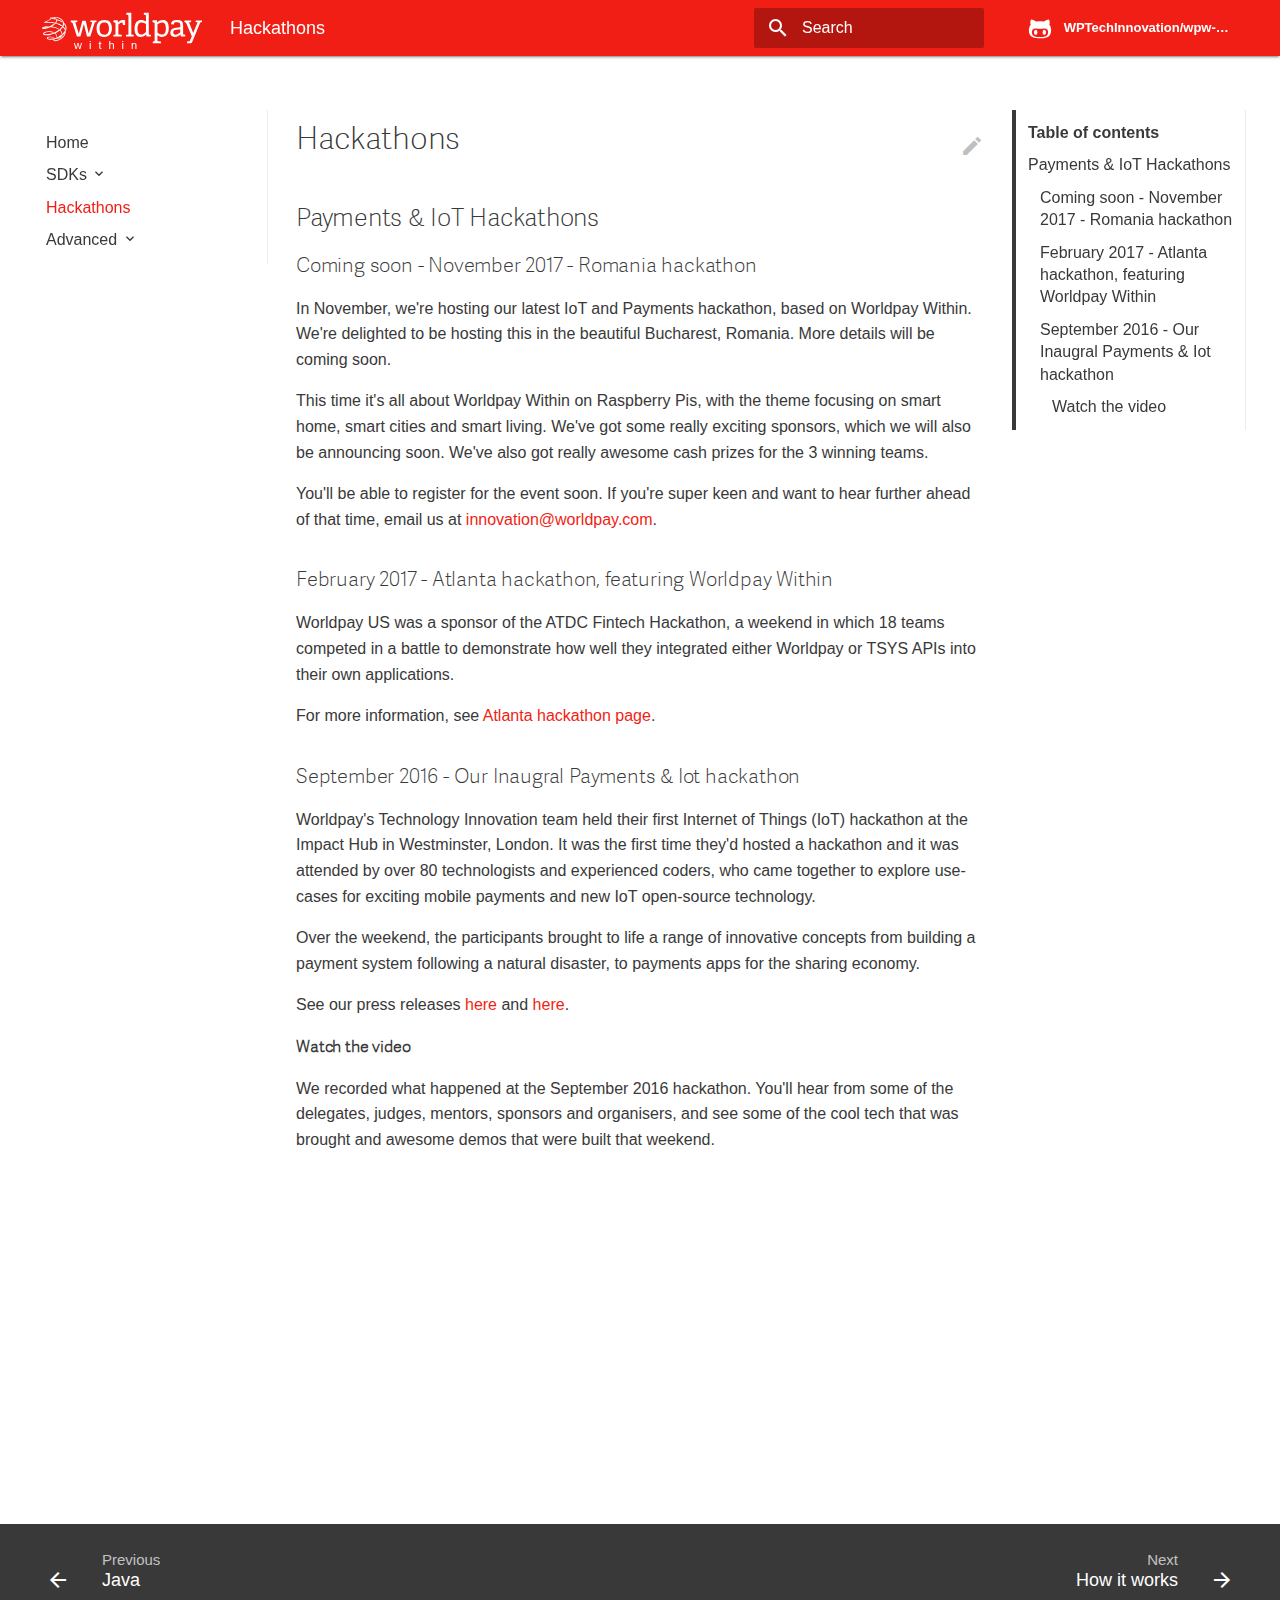
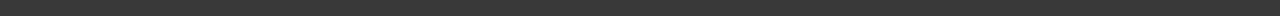
<file: hackathons/index.html>
<!DOCTYPE html>
<html lang="en" class="no-js">
  <head>
    
      <meta charset="utf-8">
      <meta name="viewport" content="width=device-width,initial-scale=1">
      <meta http-equiv="x-ua-compatible" content="ie=edge">
      
        <meta name="description" content="Worldpay Within website">
      
      
        <link rel="canonical" href="http://localhost:8000/hackathons/">
      
      
        <meta name="author" content="Worldpay Within">
      
      
        <link rel="shortcut icon" href="../assets/images/favicon.ico">
      
      <meta name="generator" content="mkdocs-0.16.3, mkdocs-material-1.8.1">
    
    
      
        <title>Hackathons - Worldpay Within</title>
      
    
    
      <script src="../assets/javascripts/modernizr-8210299719.js"></script>
    
    
      <link rel="stylesheet" href="../assets/stylesheets/application-baabe4f607.css">
      
    
    
      
        <style>body,input{font-family:adelle_sansregular,"Helvetica Neue",Helvetica,Arial,sans-serif}h1,h2,h3,h4,h5,h6{font-family:adelle_sansthin,"Helvetica Neue",Helvetica,Arial,sans-serif}code,kbd,pre{font-family:"Courier New",Courier,monospace}</style>
      
      <link rel="stylesheet" href="https://fonts.googleapis.com/icon?family=Material+Icons">
    
    
    
  </head>
  
  
  
  
    <body>
  
    <svg class="md-svg">
      <defs>
        
        
          <svg xmlns="http://www.w3.org/2000/svg" width="416" height="448" viewBox="0 0 416 448" id="github"><path fill="currentColor" d="M160 304q0 10-3.125 20.5t-10.75 19T128 352t-18.125-8.5-10.75-19T96 304t3.125-20.5 10.75-19T128 256t18.125 8.5 10.75 19T160 304zm160 0q0 10-3.125 20.5t-10.75 19T288 352t-18.125-8.5-10.75-19T256 304t3.125-20.5 10.75-19T288 256t18.125 8.5 10.75 19T320 304zm40 0q0-30-17.25-51T296 232q-10.25 0-48.75 5.25Q229.5 240 208 240t-39.25-2.75Q130.75 232 120 232q-29.5 0-46.75 21T56 304q0 22 8 38.375t20.25 25.75 30.5 15 35 7.375 37.25 1.75h42q20.5 0 37.25-1.75t35-7.375 30.5-15 20.25-25.75T360 304zm56-44q0 51.75-15.25 82.75-9.5 19.25-26.375 33.25t-35.25 21.5-42.5 11.875-42.875 5.5T212 416q-19.5 0-35.5-.75t-36.875-3.125-38.125-7.5-34.25-12.875T37 371.5t-21.5-28.75Q0 312 0 260q0-59.25 34-99-6.75-20.5-6.75-42.5 0-29 12.75-54.5 27 0 47.5 9.875t47.25 30.875Q171.5 96 212 96q37 0 70 8 26.25-20.5 46.75-30.25T376 64q12.75 25.5 12.75 54.5 0 21.75-6.75 42 34 40 34 99.5z"/></svg>
        
      </defs>
    </svg>
    <input class="md-toggle" data-md-toggle="drawer" type="checkbox" id="drawer">
    <input class="md-toggle" data-md-toggle="search" type="checkbox" id="search">
    <label class="md-overlay" data-md-component="overlay" for="drawer"></label>
    
      <header class="md-header" data-md-component="header">
  <nav class="md-header-nav md-grid">
    <div class="md-flex">
      <div class="md-flex__cell md-flex__cell--shrink">
        
          <a href="http://localhost:8000/" title="Worldpay Within" class="md-logo md-header-nav__button">
            <img src="../images/logo.svg" width="160" height="32">
                <span class="md-subtitle">within</span>
          </a>
        
      </div>
      <div class="md-flex__cell md-flex__cell--shrink">
        <label class="md-icon md-icon--menu md-header-nav__button" for="drawer"></label>
      </div>
      <div class="md-flex__cell md-flex__cell--stretch">
        <span class="md-flex__ellipsis md-header-nav__title">
          
            
              
            
            Hackathons
          
        </span>
      </div>
      <div class="md-flex__cell md-flex__cell--shrink">
        
          <label class="md-icon md-icon--search md-header-nav__button" for="search"></label>
          
<div class="md-search" data-md-component="search" role="dialog">
  <label class="md-search__overlay" for="search"></label>
  <div class="md-search__inner">
    <form class="md-search__form" name="search">
      <input type="text" class="md-search__input" name="query" required placeholder="Search" autocapitalize="off" autocorrect="off" autocomplete="off" spellcheck="false" data-md-component="query">
      <label class="md-icon md-search__icon" for="search"></label>
      <button type="reset" class="md-icon md-search__icon" data-md-component="reset">close</button>
    </form>
    <div class="md-search__output">
      <div class="md-search__scrollwrap" data-md-scrollfix>
        <div class="md-search-result" data-md-component="result" data-md-lang-search="" data-md-lang-tokenizer="[\s\-]+">
          <div class="md-search-result__meta" data-md-lang-result-none="No matching documents" data-md-lang-result-one="1 matching document" data-md-lang-result-other="# matching documents">
            Type to start searching
          </div>
          <ol class="md-search-result__list"></ol>
        </div>
      </div>
    </div>
  </div>
</div>
        
      </div>
      
        <div class="md-flex__cell md-flex__cell--shrink">
          <div class="md-header-nav__source">
            


  


  <a href="https://github.com/WPTechInnovation/wpw-doc-dev" title="Go to repository" class="md-source" data-md-source="github">
    
      <div class="md-source__icon">
        <svg viewBox="0 0 24 24" width="24" height="24">
          <use xlink:href="#github" width="24" height="24"></use>
        </svg>
      </div>
    
    <div class="md-source__repository">
      WPTechInnovation/wpw-doc-dev
    </div>
  </a>

          </div>
        </div>
      
    </div>
  </nav>
</header>
    
    <div class="md-container">
      
      
      <main class="md-main">
        <div class="md-main__inner md-grid" data-md-component="container">
          
            
              <div class="md-sidebar md-sidebar--primary" data-md-component="navigation">
                <div class="md-sidebar__scrollwrap">
                  <div class="md-sidebar__inner">
                    <nav class="md-nav md-nav--primary" data-md-level="0">
  <label class="md-nav__title md-nav__title--site" for="drawer">
    
      <i class="md-logo md-nav__button">
        <img src="../images/logo.svg" width="160" height="32">
        <span class="md-subtitle">within</span>
      </i>
    
  </label>
  
    <div class="md-nav__source">
      


  


  <a href="https://github.com/WPTechInnovation/wpw-doc-dev" title="Go to repository" class="md-source" data-md-source="github">
    
      <div class="md-source__icon">
        <svg viewBox="0 0 24 24" width="24" height="24">
          <use xlink:href="#github" width="24" height="24"></use>
        </svg>
      </div>
    
    <div class="md-source__repository">
      WPTechInnovation/wpw-doc-dev
    </div>
  </a>

    </div>
  
  <ul class="md-nav__list" data-md-scrollfix>
    
      
      
      
      


  <li class="md-nav__item">
    <a href=".." title="Home" class="md-nav__link">
      Home
    </a>
  </li>

      
    
      
      
      
      


  <li class="md-nav__item md-nav__item--nested">
    
      <input class="md-toggle md-nav__toggle" data-md-toggle="nav-2" type="checkbox" id="nav-2">
    
    <label class="md-nav__link" for="nav-2">
      SDKs
    </label>
    <nav class="md-nav" data-md-component="collapsible" data-md-level="1">
      <label class="md-nav__title" for="nav-2">
        SDKs
      </label>
      <ul class="md-nav__list" data-md-scrollfix>
        
        
          
          
          


  <li class="md-nav__item">
    <a href="../dotnet/" title=".NET" class="md-nav__link">
      .NET
    </a>
  </li>

        
          
          
          


  <li class="md-nav__item">
    <a href="../getting-started-with-go/" title="Go" class="md-nav__link">
      Go
    </a>
  </li>

        
          
          
          


  <li class="md-nav__item">
    <a href="../nodejs/" title="Node.js" class="md-nav__link">
      Node.js
    </a>
  </li>

        
          
          
          


  <li class="md-nav__item">
    <a href="../python27/" title="Python 2.7" class="md-nav__link">
      Python 2.7
    </a>
  </li>

        
          
          
          


  <li class="md-nav__item">
    <a href="../python27/" title="Java" class="md-nav__link">
      Java
    </a>
  </li>

        
      </ul>
    </nav>
  </li>

      
    
      
      
      
      

  


  <li class="md-nav__item md-nav__item--active">
    
    <input class="md-toggle md-nav__toggle" data-md-toggle="toc" type="checkbox" id="toc">
    
    
      <label class="md-nav__link md-nav__link--active" for="toc">
        Hackathons
      </label>
    
    <a href="./" title="Hackathons" class="md-nav__link md-nav__link--active">
      Hackathons
    </a>
    
      
<nav class="md-nav md-nav--secondary">
  
  
  
    <label class="md-nav__title" for="toc">Table of contents</label>
    <ul class="md-nav__list" data-md-scrollfix>
      
        <li class="md-nav__item">
  <a href="#payments-iot-hackathons" title="Payments &amp; IoT Hackathons" class="md-nav__link">
    Payments &amp; IoT Hackathons
  </a>
  
    <nav class="md-nav">
      <ul class="md-nav__list">
        
          <li class="md-nav__item">
  <a href="#coming-soon-november-2017-romania-hackathon" title="Coming soon - November 2017 - Romania hackathon" class="md-nav__link">
    Coming soon - November 2017 - Romania hackathon
  </a>
  
</li>
        
          <li class="md-nav__item">
  <a href="#february-2017-atlanta-hackathon-featuring-worldpay-within" title="February 2017 - Atlanta hackathon, featuring Worldpay Within" class="md-nav__link">
    February 2017 - Atlanta hackathon, featuring Worldpay Within
  </a>
  
</li>
        
          <li class="md-nav__item">
  <a href="#september-2016-our-inaugral-payments-iot-hackathon" title="September 2016 - Our Inaugral Payments &amp; Iot hackathon" class="md-nav__link">
    September 2016 - Our Inaugral Payments &amp; Iot hackathon
  </a>
  
    <nav class="md-nav">
      <ul class="md-nav__list">
        
          <li class="md-nav__item">
  <a href="#watch-the-video" title="Watch the video" class="md-nav__link">
    Watch the video
  </a>
  
</li>
        
      </ul>
    </nav>
  
</li>
        
      </ul>
    </nav>
  
</li>
      
      
      
    </ul>
  
</nav>
    
  </li>

      
    
      
      
      
      


  <li class="md-nav__item md-nav__item--nested">
    
      <input class="md-toggle md-nav__toggle" data-md-toggle="nav-4" type="checkbox" id="nav-4">
    
    <label class="md-nav__link" for="nav-4">
      Advanced
    </label>
    <nav class="md-nav" data-md-component="collapsible" data-md-level="1">
      <label class="md-nav__title" for="nav-4">
        Advanced
      </label>
      <ul class="md-nav__list" data-md-scrollfix>
        
        
          
          
          


  <li class="md-nav__item">
    <a href="../how-it-works/" title="How it works" class="md-nav__link">
      How it works
    </a>
  </li>

        
          
          
          


  <li class="md-nav__item">
    <a href="../architecture/" title="Architecure" class="md-nav__link">
      Architecure
    </a>
  </li>

        
          
          
          


  <li class="md-nav__item">
    <a href="../internal-structure/" title="Internal structure" class="md-nav__link">
      Internal structure
    </a>
  </li>

        
          
          
          


  <li class="md-nav__item">
    <a href="../sample-service-messaging/" title="Sample service messaging" class="md-nav__link">
      Sample service messaging
    </a>
  </li>

        
          
          
          


  <li class="md-nav__item">
    <a href="../api-spec/" title="API Spec" class="md-nav__link">
      API Spec
    </a>
  </li>

        
      </ul>
    </nav>
  </li>

      
    
  </ul>
</nav>
                  </div>
                </div>
              </div>
            
            
              <div class="md-sidebar md-sidebar--secondary" data-md-component="toc">
                <div class="md-sidebar__scrollwrap">
                  <div class="md-sidebar__inner">
                    
<nav class="md-nav md-nav--secondary">
  
  
  
    <label class="md-nav__title" for="toc">Table of contents</label>
    <ul class="md-nav__list" data-md-scrollfix>
      
        <li class="md-nav__item">
  <a href="#payments-iot-hackathons" title="Payments &amp; IoT Hackathons" class="md-nav__link">
    Payments &amp; IoT Hackathons
  </a>
  
    <nav class="md-nav">
      <ul class="md-nav__list">
        
          <li class="md-nav__item">
  <a href="#coming-soon-november-2017-romania-hackathon" title="Coming soon - November 2017 - Romania hackathon" class="md-nav__link">
    Coming soon - November 2017 - Romania hackathon
  </a>
  
</li>
        
          <li class="md-nav__item">
  <a href="#february-2017-atlanta-hackathon-featuring-worldpay-within" title="February 2017 - Atlanta hackathon, featuring Worldpay Within" class="md-nav__link">
    February 2017 - Atlanta hackathon, featuring Worldpay Within
  </a>
  
</li>
        
          <li class="md-nav__item">
  <a href="#september-2016-our-inaugral-payments-iot-hackathon" title="September 2016 - Our Inaugral Payments &amp; Iot hackathon" class="md-nav__link">
    September 2016 - Our Inaugral Payments &amp; Iot hackathon
  </a>
  
    <nav class="md-nav">
      <ul class="md-nav__list">
        
          <li class="md-nav__item">
  <a href="#watch-the-video" title="Watch the video" class="md-nav__link">
    Watch the video
  </a>
  
</li>
        
      </ul>
    </nav>
  
</li>
        
      </ul>
    </nav>
  
</li>
      
      
      
    </ul>
  
</nav>
                  </div>
                </div>
              </div>
            
          
          <div class="md-content">
            <article class="md-content__inner md-typeset">
              
                
                  <a href="https://github.com/WPTechInnovation/wpw-doc-dev//edit/master/docs/hackathons.md" title="Edit this page" class="md-icon md-content__icon">edit</a>
                
                
                
                  <h1>Hackathons</h1>
                
                
                <h2 id="payments-iot-hackathons">Payments &amp; IoT Hackathons<a class="headerlink" href="#payments-iot-hackathons" title="Permanent link">&para;</a></h2>
<h3 id="coming-soon-november-2017-romania-hackathon">Coming soon - November 2017 - Romania hackathon<a class="headerlink" href="#coming-soon-november-2017-romania-hackathon" title="Permanent link">&para;</a></h3>
<p>In November, we're hosting our latest IoT and Payments hackathon, based on Worldpay Within. We're delighted to be hosting this in the beautiful Bucharest, Romania. More details will be coming soon. </p>
<p>This time it's all about Worldpay Within on Raspberry Pis, with the theme focusing on smart home, smart cities and smart living. We've got some really exciting sponsors, which we will also be announcing soon. We've also got really awesome cash prizes for the 3 winning teams. </p>
<p>You'll be able to register for the event soon. If you're super keen and want to hear further ahead of that time, email us at <a href="mailto:innovation@worldpay.com"><a href="&#109;&#97;&#105;&#108;&#116;&#111;&#58;&#105;&#110;&#110;&#111;&#118;&#97;&#116;&#105;&#111;&#110;&#64;&#119;&#111;&#114;&#108;&#100;&#112;&#97;&#121;&#46;&#99;&#111;&#109;">&#105;&#110;&#110;&#111;&#118;&#97;&#116;&#105;&#111;&#110;&#64;&#119;&#111;&#114;&#108;&#100;&#112;&#97;&#121;&#46;&#99;&#111;&#109;</a></a>.</p>
<h3 id="february-2017-atlanta-hackathon-featuring-worldpay-within">February 2017 - Atlanta hackathon, featuring Worldpay Within<a class="headerlink" href="#february-2017-atlanta-hackathon-featuring-worldpay-within" title="Permanent link">&para;</a></h3>
<p>Worldpay US was a sponsor of the ATDC Fintech Hackathon, a weekend in which 18 teams competed in a battle to demonstrate how well they integrated either Worldpay or TSYS APIs into their own applications.</p>
<p>For more information, see <a href="../atdc.html">Atlanta hackathon page</a>.</p>
<h3 id="september-2016-our-inaugral-payments-iot-hackathon">September 2016 - Our Inaugral Payments &amp; Iot hackathon<a class="headerlink" href="#september-2016-our-inaugral-payments-iot-hackathon" title="Permanent link">&para;</a></h3>
<p>Worldpay's Technology Innovation team held their first Internet of Things (IoT) hackathon at the Impact Hub in Westminster, London. It was the first time they'd hosted a hackathon and it was attended by over 80 technologists and experienced coders, who came together to explore use-cases for exciting mobile payments and new IoT open-source technology.</p>
<p>Over the weekend, the participants brought to life a range of innovative concepts from building a payment system following a natural disaster, to payments apps for the sharing economy.</p>
<p>See our press releases <a href="http://www.worldpay.com/uk/about/media-centre/2016-08/worldpay-launches-internet-of-things-hackathon">here</a> and <a href="http://www.worldpay.com/uk/about/media-centre/2016-09/worldpay-brings-payments-to-iot-with-first-ever-european-hackathon">here</a>.</p>
<h4 id="watch-the-video">Watch the video<a class="headerlink" href="#watch-the-video" title="Permanent link">&para;</a></h4>
<p>We recorded what happened at the September 2016 hackathon. You'll hear from some of the delegates, judges, mentors, sponsors and organisers, and see some of the cool tech that was brought and awesome demos that were built that weekend.
<iframe class="video" height="315" src="https://www.youtube.com/embed/Cav8yeurtOs" frameborder="0" allowfullscreen></iframe></p>
                
                  
                
              
              
                
              
            </article>
          </div>
        </div>
      </main>
      
        
<footer class="md-footer">
  
    <div class="md-footer-nav">
      <nav class="md-footer-nav__inner md-grid">
        
          <a href="../python27/" title="Java" class="md-flex md-footer-nav__link md-footer-nav__link--prev" rel="prev">
            <div class="md-flex__cell md-flex__cell--shrink">
              <i class="md-icon md-icon--arrow-back md-footer-nav__button"></i>
            </div>
            <div class="md-flex__cell md-flex__cell--stretch md-footer-nav__title">
              <span class="md-flex__ellipsis">
                <span class="md-footer-nav__direction">
                  Previous
                </span>
                Java
              </span>
            </div>
          </a>
        
        
          <a href="../how-it-works/" title="How it works" class="md-flex md-footer-nav__link md-footer-nav__link--next" rel="next">
            <div class="md-flex__cell md-flex__cell--stretch md-footer-nav__title">
              <span class="md-flex__ellipsis">
                <span class="md-footer-nav__direction">
                  Next
                </span>
                How it works
              </span>
            </div>
            <div class="md-flex__cell md-flex__cell--shrink">
              <i class="md-icon md-icon--arrow-forward md-footer-nav__button"></i>
            </div>
          </a>
        
      </nav>
    </div>
  
  
</footer>
      
    </div>
    
      <script src="../assets/javascripts/application-6940329b9f.js"></script>
      
      
      <script>app.initialize({url:{base:".."}})</script>
      
    
    
      
      <script>!function(e,t,a,n,o,c,i){e.GoogleAnalyticsObject=o,e[o]=e[o]||function(){(e[o].q=e[o].q||[]).push(arguments)},e[o].l=1*new Date,c=t.createElement(a),i=t.getElementsByTagName(a)[0],c.async=1,c.src=n,i.parentNode.insertBefore(c,i)}(window,document,"script","https://www.google-analytics.com/analytics.js","ga"),ga("create","None","auto"),ga("set","anonymizeIp",!0),ga("send","pageview");var links=document.getElementsByTagName("a");Array.prototype.map.call(links,function(e){e.host!=document.location.host&&e.addEventListener("click",function(){var t=e.getAttribute("data-md-action")||"follow";ga("send","event","outbound",t,e.href)})});var query=document.forms.search.query;query.addEventListener("blur",function(){if(this.value){var e=document.location.pathname;ga("send","pageview",e+"?q="+this.value)}})</script>
      
    
  </body>
</html>
</file>
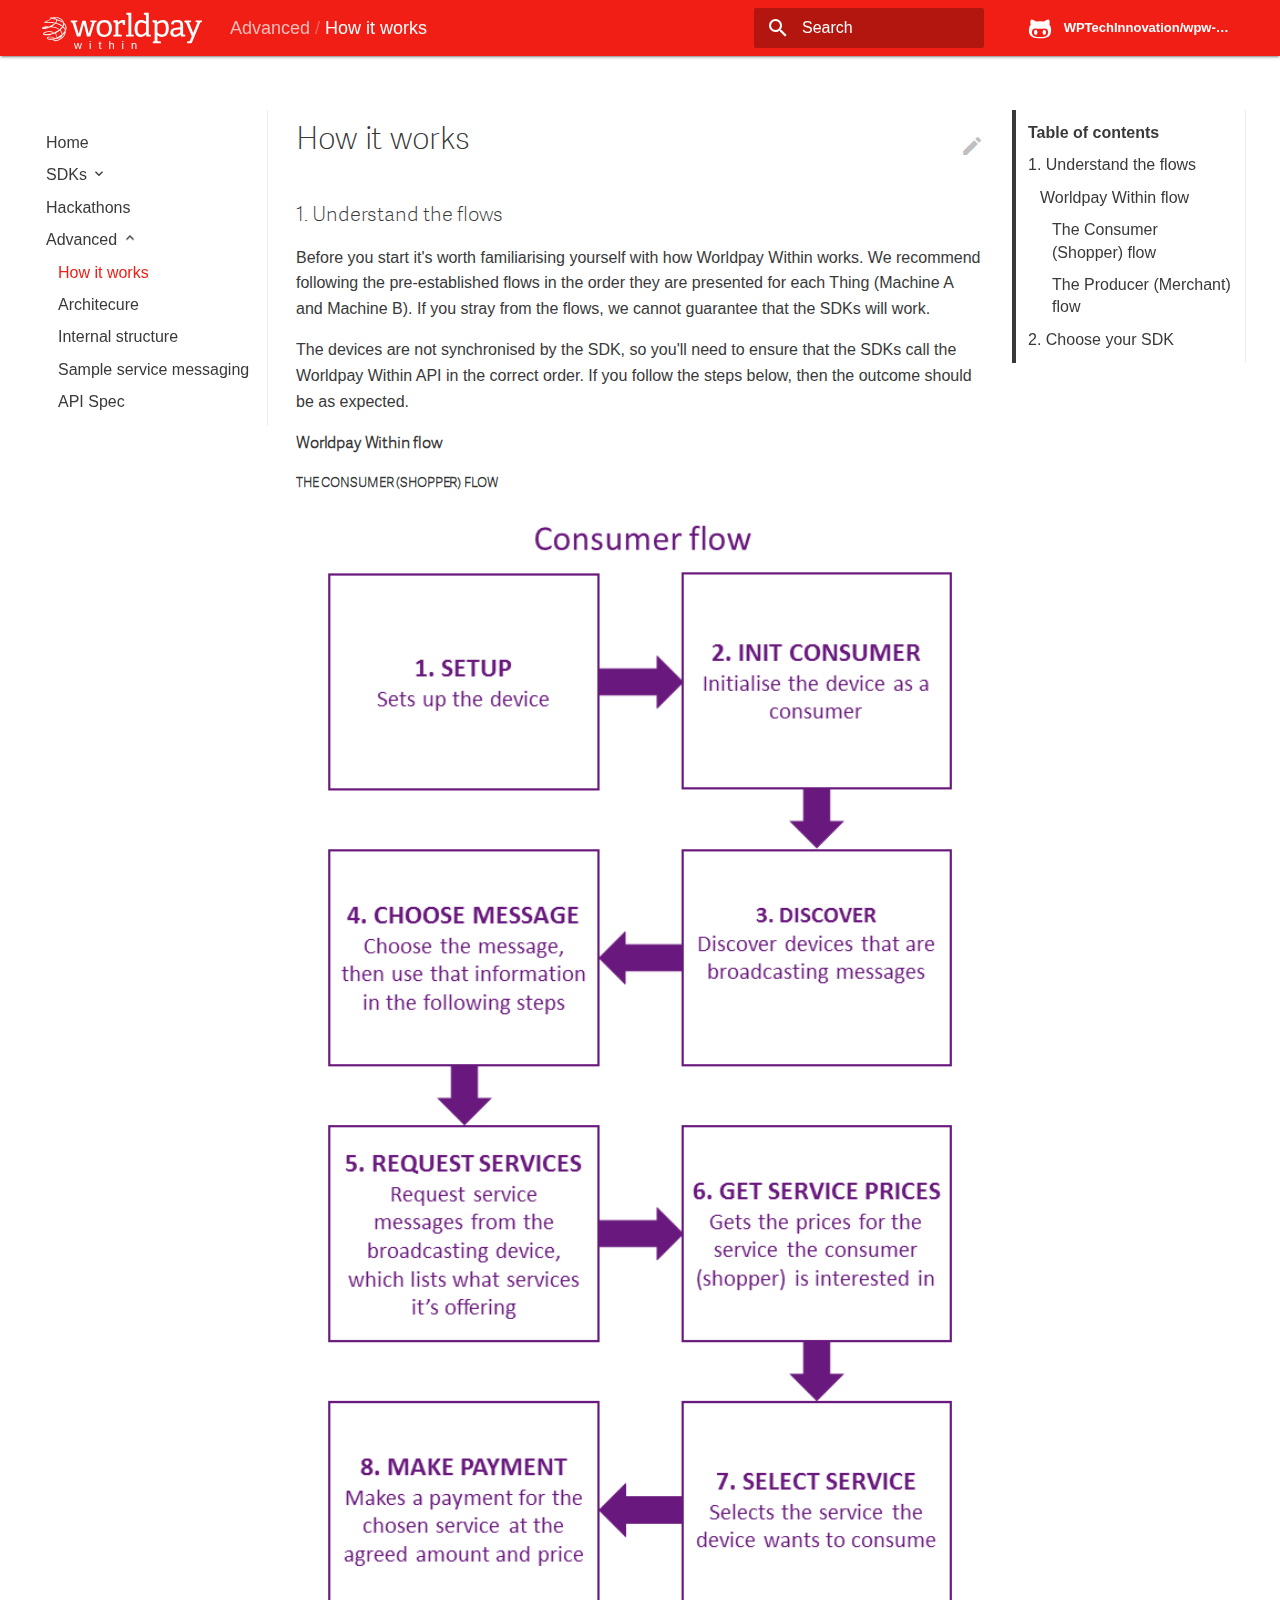
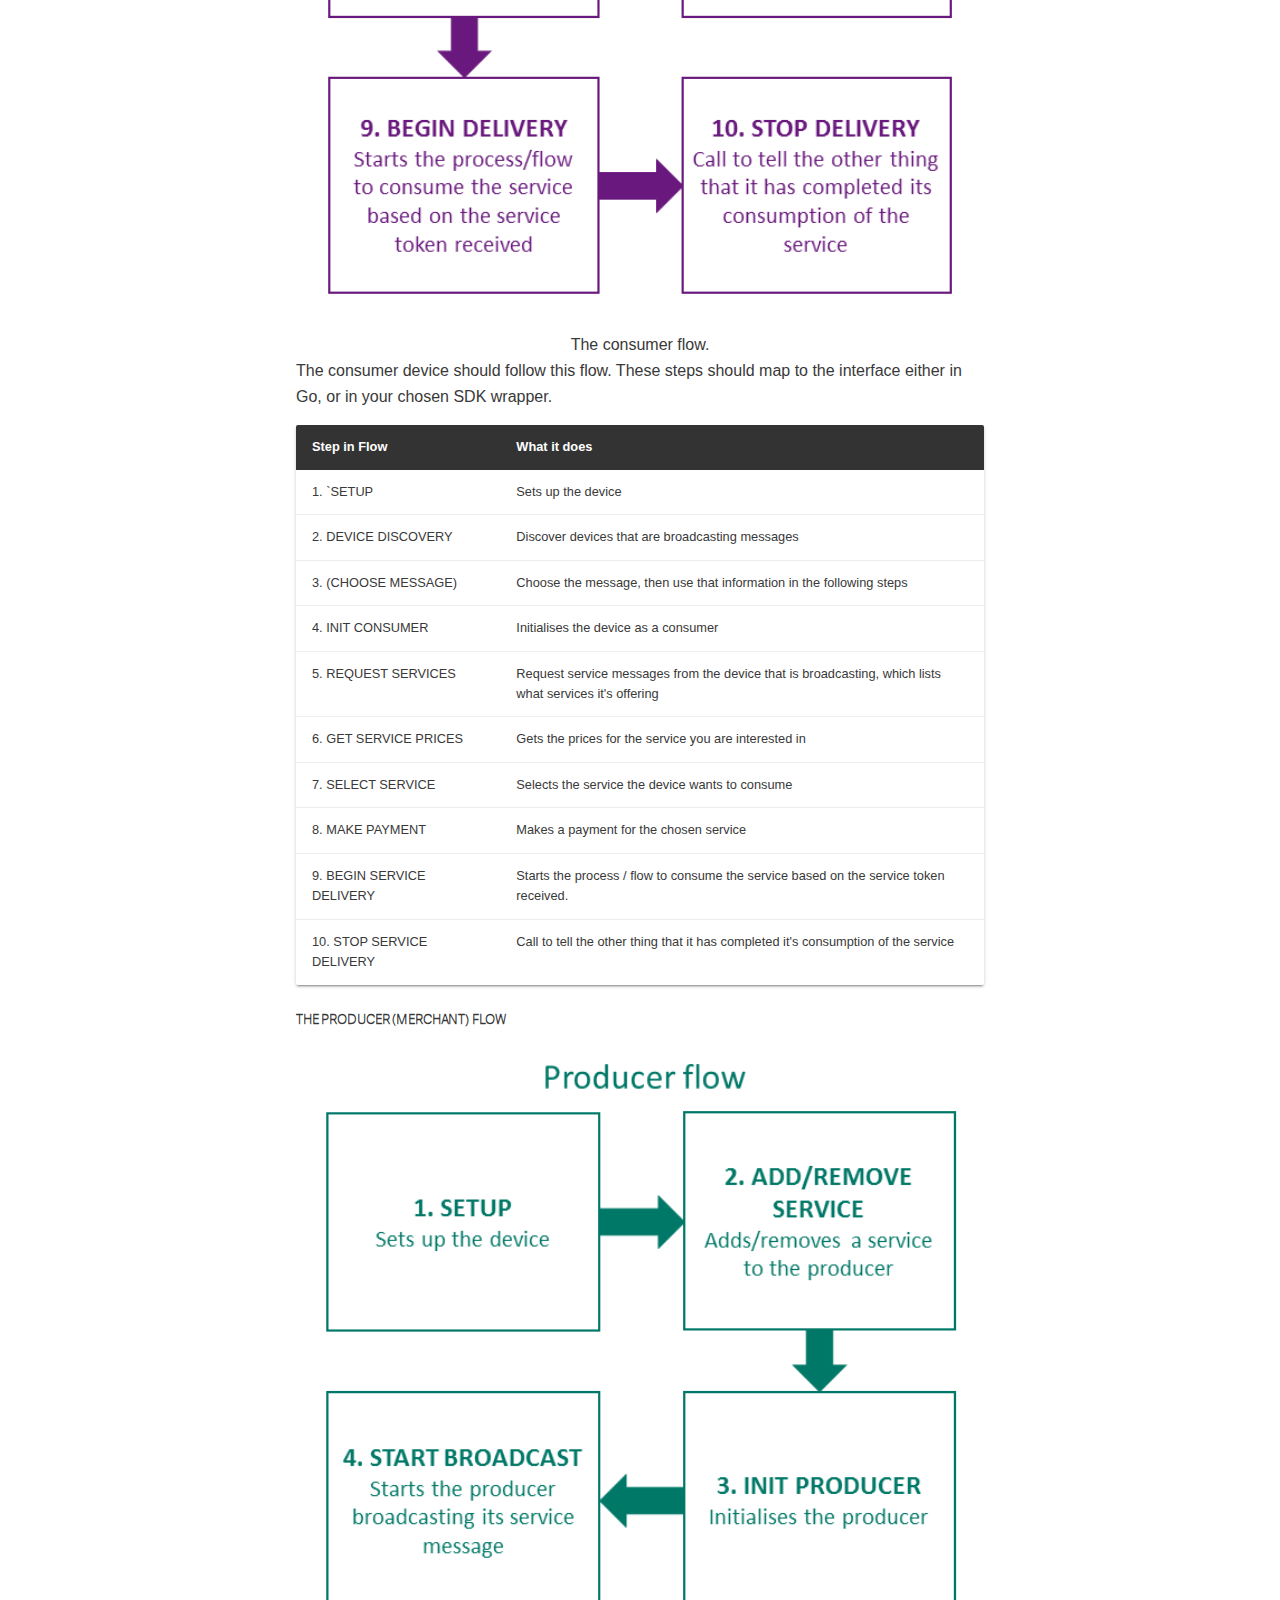
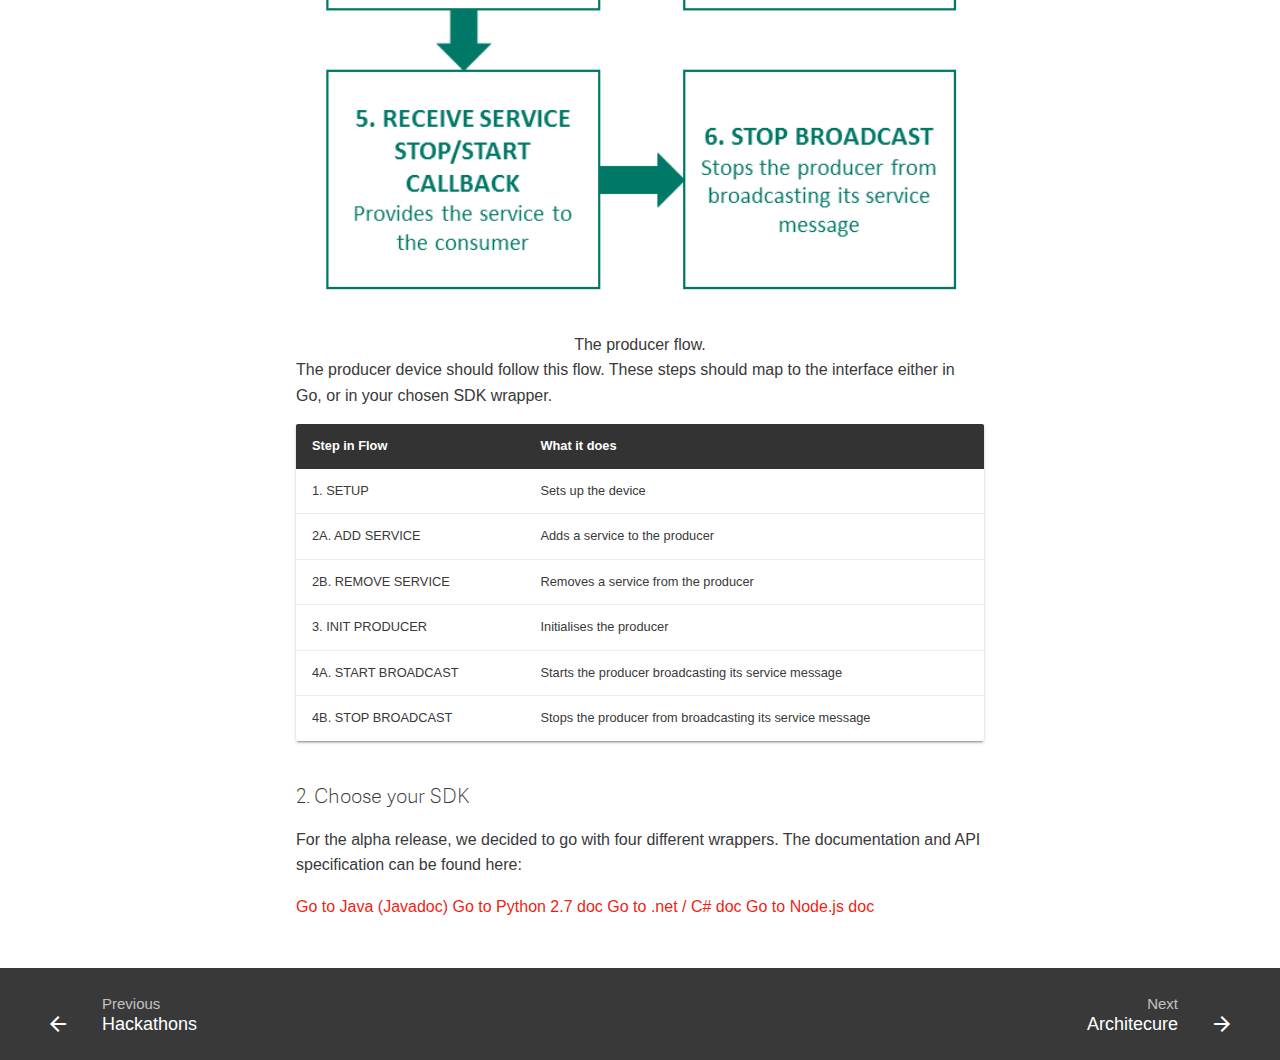
<file: how-it-works/index.html>
<!DOCTYPE html>
<html lang="en" class="no-js">
  <head>
    
      <meta charset="utf-8">
      <meta name="viewport" content="width=device-width,initial-scale=1">
      <meta http-equiv="x-ua-compatible" content="ie=edge">
      
        <meta name="description" content="Worldpay Within website">
      
      
        <link rel="canonical" href="http://localhost:8000/how-it-works/">
      
      
        <meta name="author" content="Worldpay Within">
      
      
        <link rel="shortcut icon" href="../assets/images/favicon.ico">
      
      <meta name="generator" content="mkdocs-0.16.3, mkdocs-material-1.8.1">
    
    
      
        <title>How it works - Worldpay Within</title>
      
    
    
      <script src="../assets/javascripts/modernizr-8210299719.js"></script>
    
    
      <link rel="stylesheet" href="../assets/stylesheets/application-baabe4f607.css">
      
    
    
      
        <style>body,input{font-family:adelle_sansregular,"Helvetica Neue",Helvetica,Arial,sans-serif}h1,h2,h3,h4,h5,h6{font-family:adelle_sansthin,"Helvetica Neue",Helvetica,Arial,sans-serif}code,kbd,pre{font-family:"Courier New",Courier,monospace}</style>
      
      <link rel="stylesheet" href="https://fonts.googleapis.com/icon?family=Material+Icons">
    
    
    
  </head>
  
  
  
  
    <body>
  
    <svg class="md-svg">
      <defs>
        
        
          <svg xmlns="http://www.w3.org/2000/svg" width="416" height="448" viewBox="0 0 416 448" id="github"><path fill="currentColor" d="M160 304q0 10-3.125 20.5t-10.75 19T128 352t-18.125-8.5-10.75-19T96 304t3.125-20.5 10.75-19T128 256t18.125 8.5 10.75 19T160 304zm160 0q0 10-3.125 20.5t-10.75 19T288 352t-18.125-8.5-10.75-19T256 304t3.125-20.5 10.75-19T288 256t18.125 8.5 10.75 19T320 304zm40 0q0-30-17.25-51T296 232q-10.25 0-48.75 5.25Q229.5 240 208 240t-39.25-2.75Q130.75 232 120 232q-29.5 0-46.75 21T56 304q0 22 8 38.375t20.25 25.75 30.5 15 35 7.375 37.25 1.75h42q20.5 0 37.25-1.75t35-7.375 30.5-15 20.25-25.75T360 304zm56-44q0 51.75-15.25 82.75-9.5 19.25-26.375 33.25t-35.25 21.5-42.5 11.875-42.875 5.5T212 416q-19.5 0-35.5-.75t-36.875-3.125-38.125-7.5-34.25-12.875T37 371.5t-21.5-28.75Q0 312 0 260q0-59.25 34-99-6.75-20.5-6.75-42.5 0-29 12.75-54.5 27 0 47.5 9.875t47.25 30.875Q171.5 96 212 96q37 0 70 8 26.25-20.5 46.75-30.25T376 64q12.75 25.5 12.75 54.5 0 21.75-6.75 42 34 40 34 99.5z"/></svg>
        
      </defs>
    </svg>
    <input class="md-toggle" data-md-toggle="drawer" type="checkbox" id="drawer">
    <input class="md-toggle" data-md-toggle="search" type="checkbox" id="search">
    <label class="md-overlay" data-md-component="overlay" for="drawer"></label>
    
      <header class="md-header" data-md-component="header">
  <nav class="md-header-nav md-grid">
    <div class="md-flex">
      <div class="md-flex__cell md-flex__cell--shrink">
        
          <a href="http://localhost:8000/" title="Worldpay Within" class="md-logo md-header-nav__button">
            <img src="../images/logo.svg" width="160" height="32">
                <span class="md-subtitle">within</span>
          </a>
        
      </div>
      <div class="md-flex__cell md-flex__cell--shrink">
        <label class="md-icon md-icon--menu md-header-nav__button" for="drawer"></label>
      </div>
      <div class="md-flex__cell md-flex__cell--stretch">
        <span class="md-flex__ellipsis md-header-nav__title">
          
            
              
                <span class="md-header-nav__parent">
                  Advanced
                </span>
              
            
            How it works
          
        </span>
      </div>
      <div class="md-flex__cell md-flex__cell--shrink">
        
          <label class="md-icon md-icon--search md-header-nav__button" for="search"></label>
          
<div class="md-search" data-md-component="search" role="dialog">
  <label class="md-search__overlay" for="search"></label>
  <div class="md-search__inner">
    <form class="md-search__form" name="search">
      <input type="text" class="md-search__input" name="query" required placeholder="Search" autocapitalize="off" autocorrect="off" autocomplete="off" spellcheck="false" data-md-component="query">
      <label class="md-icon md-search__icon" for="search"></label>
      <button type="reset" class="md-icon md-search__icon" data-md-component="reset">close</button>
    </form>
    <div class="md-search__output">
      <div class="md-search__scrollwrap" data-md-scrollfix>
        <div class="md-search-result" data-md-component="result" data-md-lang-search="" data-md-lang-tokenizer="[\s\-]+">
          <div class="md-search-result__meta" data-md-lang-result-none="No matching documents" data-md-lang-result-one="1 matching document" data-md-lang-result-other="# matching documents">
            Type to start searching
          </div>
          <ol class="md-search-result__list"></ol>
        </div>
      </div>
    </div>
  </div>
</div>
        
      </div>
      
        <div class="md-flex__cell md-flex__cell--shrink">
          <div class="md-header-nav__source">
            


  


  <a href="https://github.com/WPTechInnovation/wpw-doc-dev" title="Go to repository" class="md-source" data-md-source="github">
    
      <div class="md-source__icon">
        <svg viewBox="0 0 24 24" width="24" height="24">
          <use xlink:href="#github" width="24" height="24"></use>
        </svg>
      </div>
    
    <div class="md-source__repository">
      WPTechInnovation/wpw-doc-dev
    </div>
  </a>

          </div>
        </div>
      
    </div>
  </nav>
</header>
    
    <div class="md-container">
      
      
      <main class="md-main">
        <div class="md-main__inner md-grid" data-md-component="container">
          
            
              <div class="md-sidebar md-sidebar--primary" data-md-component="navigation">
                <div class="md-sidebar__scrollwrap">
                  <div class="md-sidebar__inner">
                    <nav class="md-nav md-nav--primary" data-md-level="0">
  <label class="md-nav__title md-nav__title--site" for="drawer">
    
      <i class="md-logo md-nav__button">
        <img src="../images/logo.svg" width="160" height="32">
        <span class="md-subtitle">within</span>
      </i>
    
  </label>
  
    <div class="md-nav__source">
      


  


  <a href="https://github.com/WPTechInnovation/wpw-doc-dev" title="Go to repository" class="md-source" data-md-source="github">
    
      <div class="md-source__icon">
        <svg viewBox="0 0 24 24" width="24" height="24">
          <use xlink:href="#github" width="24" height="24"></use>
        </svg>
      </div>
    
    <div class="md-source__repository">
      WPTechInnovation/wpw-doc-dev
    </div>
  </a>

    </div>
  
  <ul class="md-nav__list" data-md-scrollfix>
    
      
      
      
      


  <li class="md-nav__item">
    <a href=".." title="Home" class="md-nav__link">
      Home
    </a>
  </li>

      
    
      
      
      
      


  <li class="md-nav__item md-nav__item--nested">
    
      <input class="md-toggle md-nav__toggle" data-md-toggle="nav-2" type="checkbox" id="nav-2">
    
    <label class="md-nav__link" for="nav-2">
      SDKs
    </label>
    <nav class="md-nav" data-md-component="collapsible" data-md-level="1">
      <label class="md-nav__title" for="nav-2">
        SDKs
      </label>
      <ul class="md-nav__list" data-md-scrollfix>
        
        
          
          
          


  <li class="md-nav__item">
    <a href="../dotnet/" title=".NET" class="md-nav__link">
      .NET
    </a>
  </li>

        
          
          
          


  <li class="md-nav__item">
    <a href="../getting-started-with-go/" title="Go" class="md-nav__link">
      Go
    </a>
  </li>

        
          
          
          


  <li class="md-nav__item">
    <a href="../nodejs/" title="Node.js" class="md-nav__link">
      Node.js
    </a>
  </li>

        
          
          
          


  <li class="md-nav__item">
    <a href="../python27/" title="Python 2.7" class="md-nav__link">
      Python 2.7
    </a>
  </li>

        
          
          
          


  <li class="md-nav__item">
    <a href="../python27/" title="Java" class="md-nav__link">
      Java
    </a>
  </li>

        
      </ul>
    </nav>
  </li>

      
    
      
      
      
      


  <li class="md-nav__item">
    <a href="../hackathons/" title="Hackathons" class="md-nav__link">
      Hackathons
    </a>
  </li>

      
    
      
      
      
      

  


  <li class="md-nav__item md-nav__item--active md-nav__item--nested">
    
      <input class="md-toggle md-nav__toggle" data-md-toggle="nav-4" type="checkbox" id="nav-4" checked>
    
    <label class="md-nav__link" for="nav-4">
      Advanced
    </label>
    <nav class="md-nav" data-md-component="collapsible" data-md-level="1">
      <label class="md-nav__title" for="nav-4">
        Advanced
      </label>
      <ul class="md-nav__list" data-md-scrollfix>
        
        
          
          
          

  


  <li class="md-nav__item md-nav__item--active">
    
    <input class="md-toggle md-nav__toggle" data-md-toggle="toc" type="checkbox" id="toc">
    
    
      <label class="md-nav__link md-nav__link--active" for="toc">
        How it works
      </label>
    
    <a href="./" title="How it works" class="md-nav__link md-nav__link--active">
      How it works
    </a>
    
      
<nav class="md-nav md-nav--secondary">
  
  
  
    <label class="md-nav__title" for="toc">Table of contents</label>
    <ul class="md-nav__list" data-md-scrollfix>
      
        <li class="md-nav__item">
  <a href="#146-understand-the-flows" title="1. Understand the flows" class="md-nav__link">
    1. Understand the flows
  </a>
  
    <nav class="md-nav">
      <ul class="md-nav__list">
        
          <li class="md-nav__item">
  <a href="#worldpay-within-flow" title="Worldpay Within flow" class="md-nav__link">
    Worldpay Within flow
  </a>
  
    <nav class="md-nav">
      <ul class="md-nav__list">
        
          <li class="md-nav__item">
  <a href="#the-consumer-shopper-flow" title="The Consumer (Shopper) flow" class="md-nav__link">
    The Consumer (Shopper) flow
  </a>
  
</li>
        
          <li class="md-nav__item">
  <a href="#the-producer-merchant-flow" title="The Producer (Merchant) flow" class="md-nav__link">
    The Producer (Merchant) flow
  </a>
  
</li>
        
      </ul>
    </nav>
  
</li>
        
      </ul>
    </nav>
  
</li>
      
        <li class="md-nav__item">
  <a href="#246-choose-your-sdk" title="2. Choose your SDK" class="md-nav__link">
    2. Choose your SDK
  </a>
  
</li>
      
      
      
    </ul>
  
</nav>
    
  </li>

        
          
          
          


  <li class="md-nav__item">
    <a href="../architecture/" title="Architecure" class="md-nav__link">
      Architecure
    </a>
  </li>

        
          
          
          


  <li class="md-nav__item">
    <a href="../internal-structure/" title="Internal structure" class="md-nav__link">
      Internal structure
    </a>
  </li>

        
          
          
          


  <li class="md-nav__item">
    <a href="../sample-service-messaging/" title="Sample service messaging" class="md-nav__link">
      Sample service messaging
    </a>
  </li>

        
          
          
          


  <li class="md-nav__item">
    <a href="../api-spec/" title="API Spec" class="md-nav__link">
      API Spec
    </a>
  </li>

        
      </ul>
    </nav>
  </li>

      
    
  </ul>
</nav>
                  </div>
                </div>
              </div>
            
            
              <div class="md-sidebar md-sidebar--secondary" data-md-component="toc">
                <div class="md-sidebar__scrollwrap">
                  <div class="md-sidebar__inner">
                    
<nav class="md-nav md-nav--secondary">
  
  
  
    <label class="md-nav__title" for="toc">Table of contents</label>
    <ul class="md-nav__list" data-md-scrollfix>
      
        <li class="md-nav__item">
  <a href="#146-understand-the-flows" title="1. Understand the flows" class="md-nav__link">
    1. Understand the flows
  </a>
  
    <nav class="md-nav">
      <ul class="md-nav__list">
        
          <li class="md-nav__item">
  <a href="#worldpay-within-flow" title="Worldpay Within flow" class="md-nav__link">
    Worldpay Within flow
  </a>
  
    <nav class="md-nav">
      <ul class="md-nav__list">
        
          <li class="md-nav__item">
  <a href="#the-consumer-shopper-flow" title="The Consumer (Shopper) flow" class="md-nav__link">
    The Consumer (Shopper) flow
  </a>
  
</li>
        
          <li class="md-nav__item">
  <a href="#the-producer-merchant-flow" title="The Producer (Merchant) flow" class="md-nav__link">
    The Producer (Merchant) flow
  </a>
  
</li>
        
      </ul>
    </nav>
  
</li>
        
      </ul>
    </nav>
  
</li>
      
        <li class="md-nav__item">
  <a href="#246-choose-your-sdk" title="2. Choose your SDK" class="md-nav__link">
    2. Choose your SDK
  </a>
  
</li>
      
      
      
    </ul>
  
</nav>
                  </div>
                </div>
              </div>
            
          
          <div class="md-content">
            <article class="md-content__inner md-typeset">
              
                
                  <a href="https://github.com/WPTechInnovation/wpw-doc-dev//edit/master/docs/how-it-works.md" title="Edit this page" class="md-icon md-content__icon">edit</a>
                
                
                
                  <h1>How it works</h1>
                
                
                <h3 id="146-understand-the-flows">1. Understand the flows<a class="headerlink" href="#146-understand-the-flows" title="Permanent link">&para;</a></h3>
<p>Before you start it's worth familiarising yourself with how Worldpay Within works. We recommend following the pre-established flows in the order they are presented for each Thing (Machine A and Machine B). If you stray from the flows, we cannot guarantee that the SDKs will work.</p>
<p>The devices are not synchronised by the SDK, so you'll need to ensure that the SDKs call the Worldpay Within API in the correct order. If you follow the steps below, then the outcome should be as expected.</p>
<h4 id="worldpay-within-flow">Worldpay Within flow<a class="headerlink" href="#worldpay-within-flow" title="Permanent link">&para;</a></h4>
<h5 id="the-consumer-shopper-flow">The Consumer (Shopper) flow<a class="headerlink" href="#the-consumer-shopper-flow" title="Permanent link">&para;</a></h5>
<p><img alt="The flows of the producer and consumer" src="../images/the-flows/consumer-flow.png" />
<figcaption>The consumer flow.</figcaption>
The consumer device should follow this flow. These steps should map to the interface either in Go, or in your chosen SDK wrapper.</p>
<table>
<thead>
<tr>
<th><strong>Step in Flow</strong></th>
<th><strong>What it does</strong></th>
</tr>
</thead>
<tbody>
<tr>
<td>1. `SETUP</td>
<td>Sets up the device</td>
</tr>
<tr>
<td>2. DEVICE DISCOVERY</td>
<td>Discover devices that are broadcasting messages</td>
</tr>
<tr>
<td>3. (CHOOSE MESSAGE)</td>
<td>Choose the message, then use that information in the following steps</td>
</tr>
<tr>
<td>4. INIT CONSUMER</td>
<td>Initialises the device as a consumer</td>
</tr>
<tr>
<td>5. REQUEST SERVICES</td>
<td>Request service messages from the device that is broadcasting, which lists what services it's offering</td>
</tr>
<tr>
<td>6. GET SERVICE PRICES</td>
<td>Gets the prices for the service you are interested in</td>
</tr>
<tr>
<td>7. SELECT SERVICE</td>
<td>Selects the service the device wants to consume</td>
</tr>
<tr>
<td>8. MAKE PAYMENT</td>
<td>Makes a payment for the chosen service</td>
</tr>
<tr>
<td>9. BEGIN SERVICE DELIVERY</td>
<td>Starts the process / flow to consume the service based on the service token received.</td>
</tr>
<tr>
<td>10. STOP SERVICE DELIVERY</td>
<td>Call to tell the other thing that it has completed it's consumption of the service</td>
</tr>
</tbody>
</table>
<h5 id="the-producer-merchant-flow">The Producer (Merchant) flow<a class="headerlink" href="#the-producer-merchant-flow" title="Permanent link">&para;</a></h5>
<p><img alt="The flows of the producer and consumer" src="../images/the-flows/producer-flow.png" />
<figcaption>The producer flow.</figcaption>
The producer device should follow this flow. These steps should map to the interface either in Go, or in your chosen SDK wrapper.</p>
<table>
<thead>
<tr>
<th><strong>Step in Flow</strong></th>
<th><strong>What it does</strong></th>
</tr>
</thead>
<tbody>
<tr>
<td>1. SETUP</td>
<td>Sets up the device</td>
</tr>
<tr>
<td>2A. ADD SERVICE</td>
<td>Adds a service to the producer</td>
</tr>
<tr>
<td>2B. REMOVE SERVICE</td>
<td>Removes a service from the producer</td>
</tr>
<tr>
<td>3. INIT PRODUCER</td>
<td>Initialises the producer</td>
</tr>
<tr>
<td>4A. START BROADCAST</td>
<td>Starts the producer broadcasting its service message</td>
</tr>
<tr>
<td>4B. STOP BROADCAST</td>
<td>Stops the producer from broadcasting its service message</td>
</tr>
</tbody>
</table>
<h3 id="246-choose-your-sdk">2. Choose your SDK<a class="headerlink" href="#246-choose-your-sdk" title="Permanent link">&para;</a></h3>
<p>For the alpha release, we decided to go with four different wrappers. The documentation and API specification can be found here:</p>
<p><a href="../wrapper-doc/javadoc">Go to Java (Javadoc)</a> <a href="../python27.html">Go to Python 2.7 doc</a> <a href="../dotnet.html">Go to .net / C# doc</a> <a href="../nodejs.html">Go to Node.js doc</a></p>
                
                  
                
              
              
                
              
            </article>
          </div>
        </div>
      </main>
      
        
<footer class="md-footer">
  
    <div class="md-footer-nav">
      <nav class="md-footer-nav__inner md-grid">
        
          <a href="../hackathons/" title="Hackathons" class="md-flex md-footer-nav__link md-footer-nav__link--prev" rel="prev">
            <div class="md-flex__cell md-flex__cell--shrink">
              <i class="md-icon md-icon--arrow-back md-footer-nav__button"></i>
            </div>
            <div class="md-flex__cell md-flex__cell--stretch md-footer-nav__title">
              <span class="md-flex__ellipsis">
                <span class="md-footer-nav__direction">
                  Previous
                </span>
                Hackathons
              </span>
            </div>
          </a>
        
        
          <a href="../architecture/" title="Architecure" class="md-flex md-footer-nav__link md-footer-nav__link--next" rel="next">
            <div class="md-flex__cell md-flex__cell--stretch md-footer-nav__title">
              <span class="md-flex__ellipsis">
                <span class="md-footer-nav__direction">
                  Next
                </span>
                Architecure
              </span>
            </div>
            <div class="md-flex__cell md-flex__cell--shrink">
              <i class="md-icon md-icon--arrow-forward md-footer-nav__button"></i>
            </div>
          </a>
        
      </nav>
    </div>
  
  
</footer>
      
    </div>
    
      <script src="../assets/javascripts/application-6940329b9f.js"></script>
      
      
      <script>app.initialize({url:{base:".."}})</script>
      
    
    
      
      <script>!function(e,t,a,n,o,c,i){e.GoogleAnalyticsObject=o,e[o]=e[o]||function(){(e[o].q=e[o].q||[]).push(arguments)},e[o].l=1*new Date,c=t.createElement(a),i=t.getElementsByTagName(a)[0],c.async=1,c.src=n,i.parentNode.insertBefore(c,i)}(window,document,"script","https://www.google-analytics.com/analytics.js","ga"),ga("create","None","auto"),ga("set","anonymizeIp",!0),ga("send","pageview");var links=document.getElementsByTagName("a");Array.prototype.map.call(links,function(e){e.host!=document.location.host&&e.addEventListener("click",function(){var t=e.getAttribute("data-md-action")||"follow";ga("send","event","outbound",t,e.href)})});var query=document.forms.search.query;query.addEventListener("blur",function(){if(this.value){var e=document.location.pathname;ga("send","pageview",e+"?q="+this.value)}})</script>
      
    
  </body>
</html>
</file>
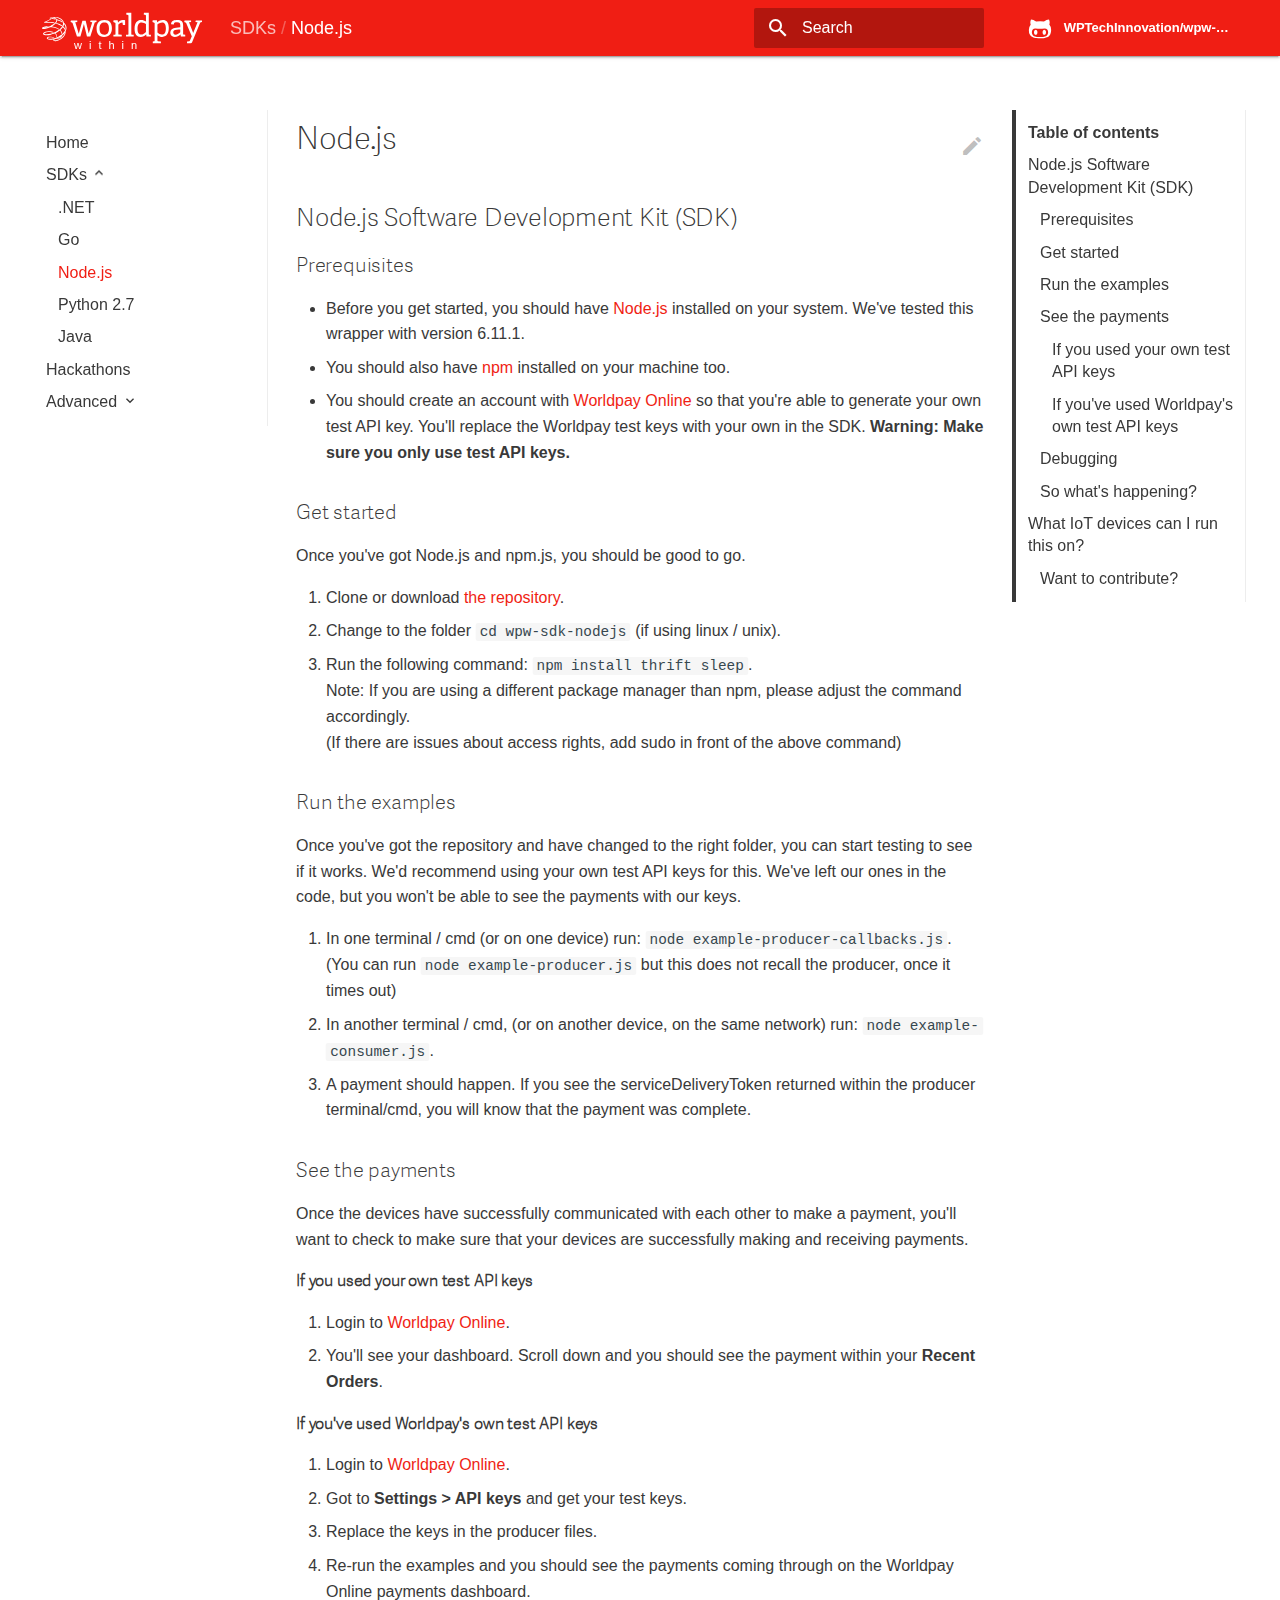
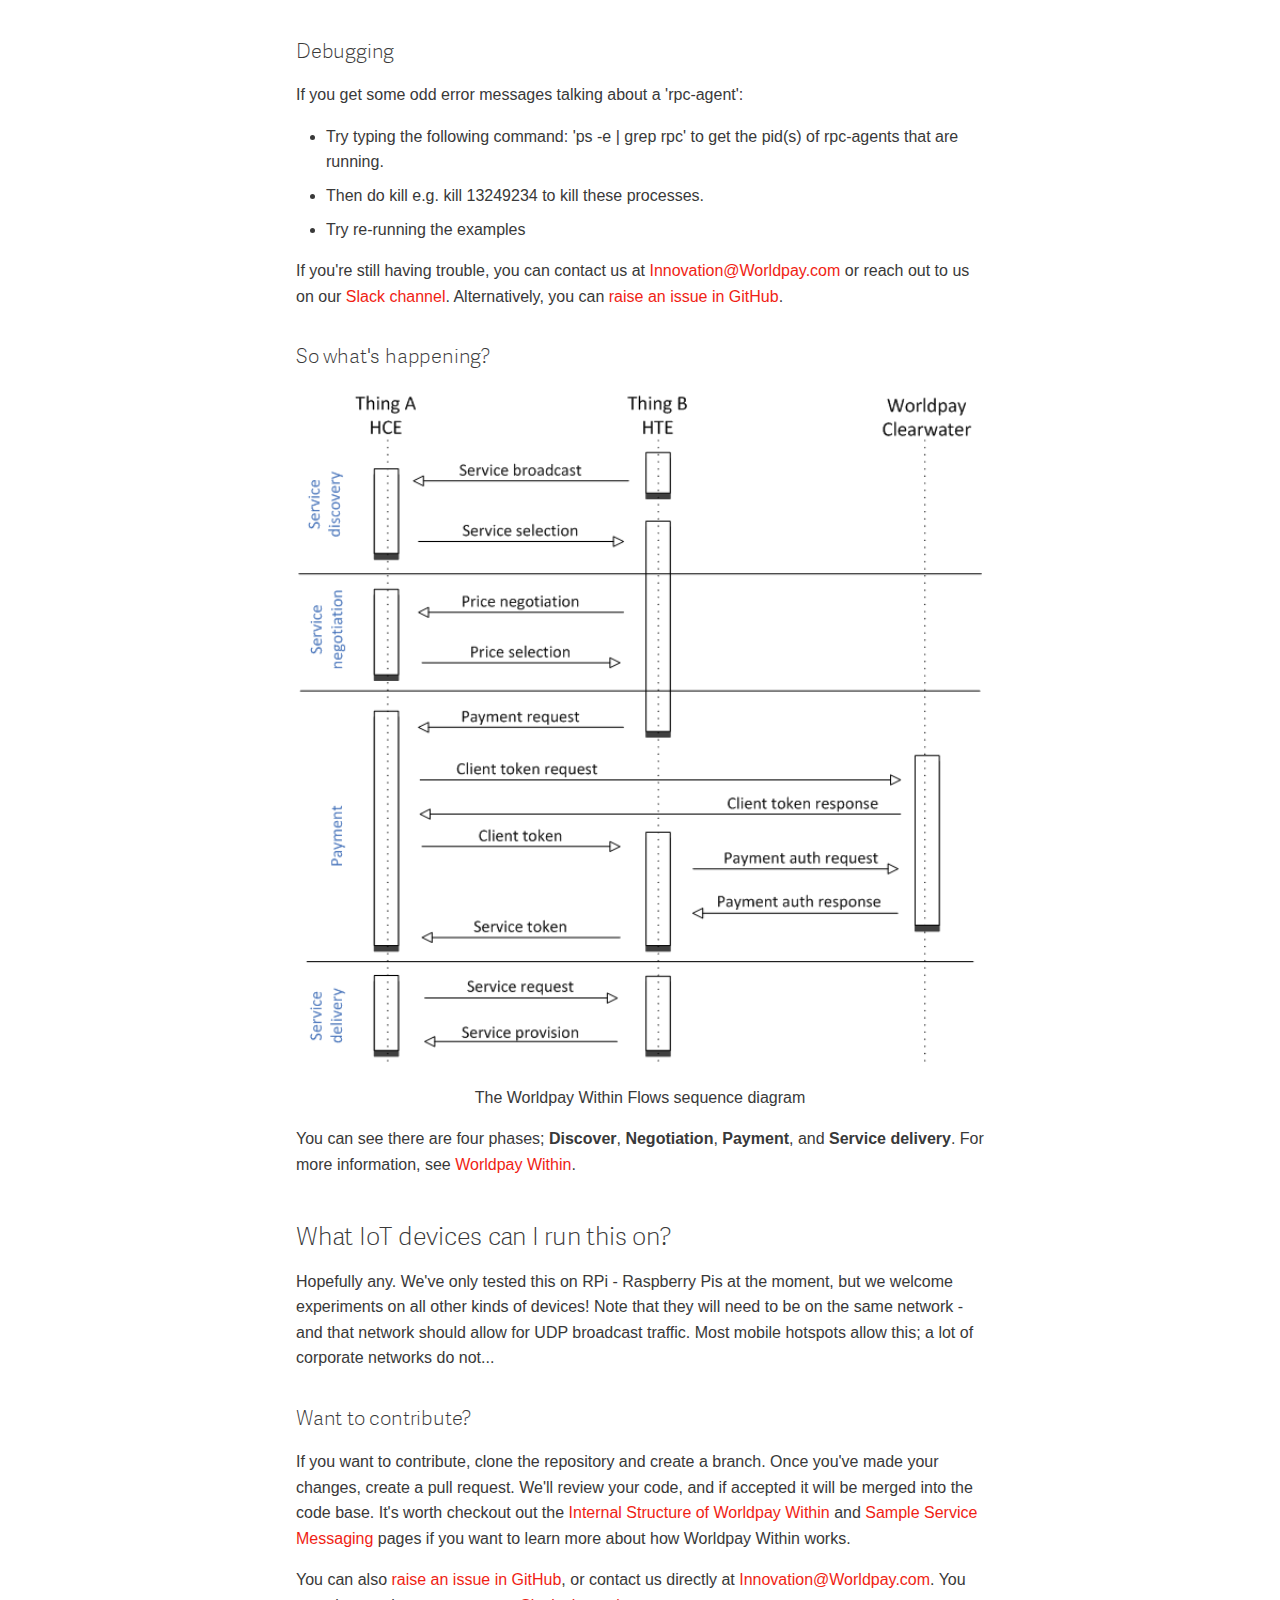
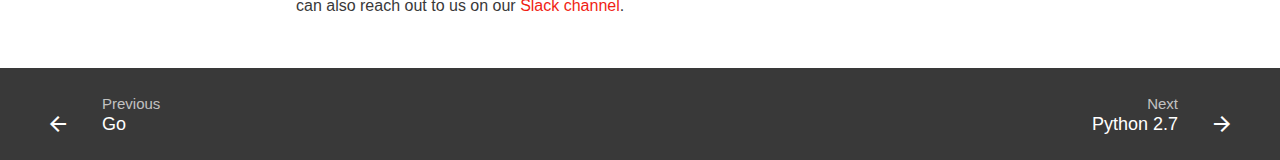
<file: nodejs/index.html>
<!DOCTYPE html>
<html lang="en" class="no-js">
  <head>
    
      <meta charset="utf-8">
      <meta name="viewport" content="width=device-width,initial-scale=1">
      <meta http-equiv="x-ua-compatible" content="ie=edge">
      
        <meta name="description" content="Worldpay Within website">
      
      
        <link rel="canonical" href="http://localhost:8000/nodejs/">
      
      
        <meta name="author" content="Worldpay Within">
      
      
        <link rel="shortcut icon" href="../assets/images/favicon.ico">
      
      <meta name="generator" content="mkdocs-0.16.3, mkdocs-material-1.8.1">
    
    
      
        <title>Node.js - Worldpay Within</title>
      
    
    
      <script src="../assets/javascripts/modernizr-8210299719.js"></script>
    
    
      <link rel="stylesheet" href="../assets/stylesheets/application-baabe4f607.css">
      
    
    
      
        <style>body,input{font-family:adelle_sansregular,"Helvetica Neue",Helvetica,Arial,sans-serif}h1,h2,h3,h4,h5,h6{font-family:adelle_sansthin,"Helvetica Neue",Helvetica,Arial,sans-serif}code,kbd,pre{font-family:"Courier New",Courier,monospace}</style>
      
      <link rel="stylesheet" href="https://fonts.googleapis.com/icon?family=Material+Icons">
    
    
    
  </head>
  
  
  
  
    <body>
  
    <svg class="md-svg">
      <defs>
        
        
          <svg xmlns="http://www.w3.org/2000/svg" width="416" height="448" viewBox="0 0 416 448" id="github"><path fill="currentColor" d="M160 304q0 10-3.125 20.5t-10.75 19T128 352t-18.125-8.5-10.75-19T96 304t3.125-20.5 10.75-19T128 256t18.125 8.5 10.75 19T160 304zm160 0q0 10-3.125 20.5t-10.75 19T288 352t-18.125-8.5-10.75-19T256 304t3.125-20.5 10.75-19T288 256t18.125 8.5 10.75 19T320 304zm40 0q0-30-17.25-51T296 232q-10.25 0-48.75 5.25Q229.5 240 208 240t-39.25-2.75Q130.75 232 120 232q-29.5 0-46.75 21T56 304q0 22 8 38.375t20.25 25.75 30.5 15 35 7.375 37.25 1.75h42q20.5 0 37.25-1.75t35-7.375 30.5-15 20.25-25.75T360 304zm56-44q0 51.75-15.25 82.75-9.5 19.25-26.375 33.25t-35.25 21.5-42.5 11.875-42.875 5.5T212 416q-19.5 0-35.5-.75t-36.875-3.125-38.125-7.5-34.25-12.875T37 371.5t-21.5-28.75Q0 312 0 260q0-59.25 34-99-6.75-20.5-6.75-42.5 0-29 12.75-54.5 27 0 47.5 9.875t47.25 30.875Q171.5 96 212 96q37 0 70 8 26.25-20.5 46.75-30.25T376 64q12.75 25.5 12.75 54.5 0 21.75-6.75 42 34 40 34 99.5z"/></svg>
        
      </defs>
    </svg>
    <input class="md-toggle" data-md-toggle="drawer" type="checkbox" id="drawer">
    <input class="md-toggle" data-md-toggle="search" type="checkbox" id="search">
    <label class="md-overlay" data-md-component="overlay" for="drawer"></label>
    
      <header class="md-header" data-md-component="header">
  <nav class="md-header-nav md-grid">
    <div class="md-flex">
      <div class="md-flex__cell md-flex__cell--shrink">
        
          <a href="http://localhost:8000/" title="Worldpay Within" class="md-logo md-header-nav__button">
            <img src="../images/logo.svg" width="160" height="32">
                <span class="md-subtitle">within</span>
          </a>
        
      </div>
      <div class="md-flex__cell md-flex__cell--shrink">
        <label class="md-icon md-icon--menu md-header-nav__button" for="drawer"></label>
      </div>
      <div class="md-flex__cell md-flex__cell--stretch">
        <span class="md-flex__ellipsis md-header-nav__title">
          
            
              
                <span class="md-header-nav__parent">
                  SDKs
                </span>
              
            
            Node.js
          
        </span>
      </div>
      <div class="md-flex__cell md-flex__cell--shrink">
        
          <label class="md-icon md-icon--search md-header-nav__button" for="search"></label>
          
<div class="md-search" data-md-component="search" role="dialog">
  <label class="md-search__overlay" for="search"></label>
  <div class="md-search__inner">
    <form class="md-search__form" name="search">
      <input type="text" class="md-search__input" name="query" required placeholder="Search" autocapitalize="off" autocorrect="off" autocomplete="off" spellcheck="false" data-md-component="query">
      <label class="md-icon md-search__icon" for="search"></label>
      <button type="reset" class="md-icon md-search__icon" data-md-component="reset">close</button>
    </form>
    <div class="md-search__output">
      <div class="md-search__scrollwrap" data-md-scrollfix>
        <div class="md-search-result" data-md-component="result" data-md-lang-search="" data-md-lang-tokenizer="[\s\-]+">
          <div class="md-search-result__meta" data-md-lang-result-none="No matching documents" data-md-lang-result-one="1 matching document" data-md-lang-result-other="# matching documents">
            Type to start searching
          </div>
          <ol class="md-search-result__list"></ol>
        </div>
      </div>
    </div>
  </div>
</div>
        
      </div>
      
        <div class="md-flex__cell md-flex__cell--shrink">
          <div class="md-header-nav__source">
            


  


  <a href="https://github.com/WPTechInnovation/wpw-doc-dev" title="Go to repository" class="md-source" data-md-source="github">
    
      <div class="md-source__icon">
        <svg viewBox="0 0 24 24" width="24" height="24">
          <use xlink:href="#github" width="24" height="24"></use>
        </svg>
      </div>
    
    <div class="md-source__repository">
      WPTechInnovation/wpw-doc-dev
    </div>
  </a>

          </div>
        </div>
      
    </div>
  </nav>
</header>
    
    <div class="md-container">
      
      
      <main class="md-main">
        <div class="md-main__inner md-grid" data-md-component="container">
          
            
              <div class="md-sidebar md-sidebar--primary" data-md-component="navigation">
                <div class="md-sidebar__scrollwrap">
                  <div class="md-sidebar__inner">
                    <nav class="md-nav md-nav--primary" data-md-level="0">
  <label class="md-nav__title md-nav__title--site" for="drawer">
    
      <i class="md-logo md-nav__button">
        <img src="../images/logo.svg" width="160" height="32">
        <span class="md-subtitle">within</span>
      </i>
    
  </label>
  
    <div class="md-nav__source">
      


  


  <a href="https://github.com/WPTechInnovation/wpw-doc-dev" title="Go to repository" class="md-source" data-md-source="github">
    
      <div class="md-source__icon">
        <svg viewBox="0 0 24 24" width="24" height="24">
          <use xlink:href="#github" width="24" height="24"></use>
        </svg>
      </div>
    
    <div class="md-source__repository">
      WPTechInnovation/wpw-doc-dev
    </div>
  </a>

    </div>
  
  <ul class="md-nav__list" data-md-scrollfix>
    
      
      
      
      


  <li class="md-nav__item">
    <a href=".." title="Home" class="md-nav__link">
      Home
    </a>
  </li>

      
    
      
      
      
      

  


  <li class="md-nav__item md-nav__item--active md-nav__item--nested">
    
      <input class="md-toggle md-nav__toggle" data-md-toggle="nav-2" type="checkbox" id="nav-2" checked>
    
    <label class="md-nav__link" for="nav-2">
      SDKs
    </label>
    <nav class="md-nav" data-md-component="collapsible" data-md-level="1">
      <label class="md-nav__title" for="nav-2">
        SDKs
      </label>
      <ul class="md-nav__list" data-md-scrollfix>
        
        
          
          
          


  <li class="md-nav__item">
    <a href="../dotnet/" title=".NET" class="md-nav__link">
      .NET
    </a>
  </li>

        
          
          
          


  <li class="md-nav__item">
    <a href="../getting-started-with-go/" title="Go" class="md-nav__link">
      Go
    </a>
  </li>

        
          
          
          

  


  <li class="md-nav__item md-nav__item--active">
    
    <input class="md-toggle md-nav__toggle" data-md-toggle="toc" type="checkbox" id="toc">
    
    
      <label class="md-nav__link md-nav__link--active" for="toc">
        Node.js
      </label>
    
    <a href="./" title="Node.js" class="md-nav__link md-nav__link--active">
      Node.js
    </a>
    
      
<nav class="md-nav md-nav--secondary">
  
  
  
    <label class="md-nav__title" for="toc">Table of contents</label>
    <ul class="md-nav__list" data-md-scrollfix>
      
        <li class="md-nav__item">
  <a href="#nodejs-software-development-kit-sdk" title="Node.js Software Development Kit (SDK)" class="md-nav__link">
    Node.js Software Development Kit (SDK)
  </a>
  
    <nav class="md-nav">
      <ul class="md-nav__list">
        
          <li class="md-nav__item">
  <a href="#prerequisites" title="Prerequisites" class="md-nav__link">
    Prerequisites
  </a>
  
</li>
        
          <li class="md-nav__item">
  <a href="#get-started" title="Get started" class="md-nav__link">
    Get started
  </a>
  
</li>
        
          <li class="md-nav__item">
  <a href="#run-the-examples" title="Run the examples" class="md-nav__link">
    Run the examples
  </a>
  
</li>
        
          <li class="md-nav__item">
  <a href="#see-the-payments" title="See the payments" class="md-nav__link">
    See the payments
  </a>
  
    <nav class="md-nav">
      <ul class="md-nav__list">
        
          <li class="md-nav__item">
  <a href="#if-you-used-your-own-test-api-keys" title="If you used your own test API keys" class="md-nav__link">
    If you used your own test API keys
  </a>
  
</li>
        
          <li class="md-nav__item">
  <a href="#if-youve-used-worldpays-own-test-api-keys" title="If you've used Worldpay's own test API keys" class="md-nav__link">
    If you've used Worldpay's own test API keys
  </a>
  
</li>
        
      </ul>
    </nav>
  
</li>
        
          <li class="md-nav__item">
  <a href="#debugging" title="Debugging" class="md-nav__link">
    Debugging
  </a>
  
</li>
        
          <li class="md-nav__item">
  <a href="#so-whats-happening" title="So what's happening?" class="md-nav__link">
    So what's happening?
  </a>
  
</li>
        
      </ul>
    </nav>
  
</li>
      
        <li class="md-nav__item">
  <a href="#what-iot-devices-can-i-run-this-on" title="What IoT devices can I run this on?" class="md-nav__link">
    What IoT devices can I run this on?
  </a>
  
    <nav class="md-nav">
      <ul class="md-nav__list">
        
          <li class="md-nav__item">
  <a href="#want-to-contribute" title="Want to contribute?" class="md-nav__link">
    Want to contribute?
  </a>
  
</li>
        
      </ul>
    </nav>
  
</li>
      
      
      
    </ul>
  
</nav>
    
  </li>

        
          
          
          


  <li class="md-nav__item">
    <a href="../python27/" title="Python 2.7" class="md-nav__link">
      Python 2.7
    </a>
  </li>

        
          
          
          


  <li class="md-nav__item">
    <a href="../python27/" title="Java" class="md-nav__link">
      Java
    </a>
  </li>

        
      </ul>
    </nav>
  </li>

      
    
      
      
      
      


  <li class="md-nav__item">
    <a href="../hackathons/" title="Hackathons" class="md-nav__link">
      Hackathons
    </a>
  </li>

      
    
      
      
      
      


  <li class="md-nav__item md-nav__item--nested">
    
      <input class="md-toggle md-nav__toggle" data-md-toggle="nav-4" type="checkbox" id="nav-4">
    
    <label class="md-nav__link" for="nav-4">
      Advanced
    </label>
    <nav class="md-nav" data-md-component="collapsible" data-md-level="1">
      <label class="md-nav__title" for="nav-4">
        Advanced
      </label>
      <ul class="md-nav__list" data-md-scrollfix>
        
        
          
          
          


  <li class="md-nav__item">
    <a href="../how-it-works/" title="How it works" class="md-nav__link">
      How it works
    </a>
  </li>

        
          
          
          


  <li class="md-nav__item">
    <a href="../architecture/" title="Architecure" class="md-nav__link">
      Architecure
    </a>
  </li>

        
          
          
          


  <li class="md-nav__item">
    <a href="../internal-structure/" title="Internal structure" class="md-nav__link">
      Internal structure
    </a>
  </li>

        
          
          
          


  <li class="md-nav__item">
    <a href="../sample-service-messaging/" title="Sample service messaging" class="md-nav__link">
      Sample service messaging
    </a>
  </li>

        
          
          
          


  <li class="md-nav__item">
    <a href="../api-spec/" title="API Spec" class="md-nav__link">
      API Spec
    </a>
  </li>

        
      </ul>
    </nav>
  </li>

      
    
  </ul>
</nav>
                  </div>
                </div>
              </div>
            
            
              <div class="md-sidebar md-sidebar--secondary" data-md-component="toc">
                <div class="md-sidebar__scrollwrap">
                  <div class="md-sidebar__inner">
                    
<nav class="md-nav md-nav--secondary">
  
  
  
    <label class="md-nav__title" for="toc">Table of contents</label>
    <ul class="md-nav__list" data-md-scrollfix>
      
        <li class="md-nav__item">
  <a href="#nodejs-software-development-kit-sdk" title="Node.js Software Development Kit (SDK)" class="md-nav__link">
    Node.js Software Development Kit (SDK)
  </a>
  
    <nav class="md-nav">
      <ul class="md-nav__list">
        
          <li class="md-nav__item">
  <a href="#prerequisites" title="Prerequisites" class="md-nav__link">
    Prerequisites
  </a>
  
</li>
        
          <li class="md-nav__item">
  <a href="#get-started" title="Get started" class="md-nav__link">
    Get started
  </a>
  
</li>
        
          <li class="md-nav__item">
  <a href="#run-the-examples" title="Run the examples" class="md-nav__link">
    Run the examples
  </a>
  
</li>
        
          <li class="md-nav__item">
  <a href="#see-the-payments" title="See the payments" class="md-nav__link">
    See the payments
  </a>
  
    <nav class="md-nav">
      <ul class="md-nav__list">
        
          <li class="md-nav__item">
  <a href="#if-you-used-your-own-test-api-keys" title="If you used your own test API keys" class="md-nav__link">
    If you used your own test API keys
  </a>
  
</li>
        
          <li class="md-nav__item">
  <a href="#if-youve-used-worldpays-own-test-api-keys" title="If you've used Worldpay's own test API keys" class="md-nav__link">
    If you've used Worldpay's own test API keys
  </a>
  
</li>
        
      </ul>
    </nav>
  
</li>
        
          <li class="md-nav__item">
  <a href="#debugging" title="Debugging" class="md-nav__link">
    Debugging
  </a>
  
</li>
        
          <li class="md-nav__item">
  <a href="#so-whats-happening" title="So what's happening?" class="md-nav__link">
    So what's happening?
  </a>
  
</li>
        
      </ul>
    </nav>
  
</li>
      
        <li class="md-nav__item">
  <a href="#what-iot-devices-can-i-run-this-on" title="What IoT devices can I run this on?" class="md-nav__link">
    What IoT devices can I run this on?
  </a>
  
    <nav class="md-nav">
      <ul class="md-nav__list">
        
          <li class="md-nav__item">
  <a href="#want-to-contribute" title="Want to contribute?" class="md-nav__link">
    Want to contribute?
  </a>
  
</li>
        
      </ul>
    </nav>
  
</li>
      
      
      
    </ul>
  
</nav>
                  </div>
                </div>
              </div>
            
          
          <div class="md-content">
            <article class="md-content__inner md-typeset">
              
                
                  <a href="https://github.com/WPTechInnovation/wpw-doc-dev//edit/master/docs/nodejs.md" title="Edit this page" class="md-icon md-content__icon">edit</a>
                
                
                
                  <h1>Node.js</h1>
                
                
                <h2 id="nodejs-software-development-kit-sdk">Node.js Software Development Kit (SDK)<a class="headerlink" href="#nodejs-software-development-kit-sdk" title="Permanent link">&para;</a></h2>
<h3 id="prerequisites">Prerequisites<a class="headerlink" href="#prerequisites" title="Permanent link">&para;</a></h3>
<ul>
<li>Before you get started, you should have <a href="https://nodejs.org/en/">Node.js</a> installed on your system. We've tested this wrapper with version 6.11.1.</li>
<li>You should also have <a href="https://npmjs.com/">npm</a> installed on your machine too.</li>
<li>You should create an account with <a href="https://online.worldpay.com">Worldpay Online</a> so that you're able to generate your own test API key. You'll replace the Worldpay test keys with your own in the SDK. <strong>Warning: Make sure you only use test API keys.</strong></li>
</ul>
<h3 id="get-started">Get started<a class="headerlink" href="#get-started" title="Permanent link">&para;</a></h3>
<p>Once you've got Node.js and npm.js, you should be good to go.</p>
<ol>
<li>Clone or download <a href="https://github.com/WPTechInnovation/wpw-sdk-nodejs">the repository</a>.</li>
<li>Change to the folder <code>cd wpw-sdk-nodejs</code> (if using linux / unix).</li>
<li>Run the following command: <code>npm install thrift sleep</code>.<br />
    Note: If you are using a different package manager than npm, please adjust the command accordingly.<br />
    (If there are issues about access rights, add sudo in front of the above command)</li>
</ol>
<h3 id="run-the-examples">Run the examples<a class="headerlink" href="#run-the-examples" title="Permanent link">&para;</a></h3>
<p>Once you've got the repository and have changed to the right folder, you can start testing to see if it works. We'd recommend using your own test API keys for this. We've left our ones in the code, but you won't be able to see the payments with our keys.</p>
<ol>
<li>In one terminal / cmd (or on one device) run: <code>node example-producer-callbacks.js</code>.<br />
    (You can run <code>node example-producer.js</code> but this does not recall the producer, once it times out)</li>
<li>In another terminal / cmd, (or on another device, on the same network) run: <code>node example-consumer.js</code>.</li>
<li>A payment should happen. If you see the serviceDeliveryToken returned within the producer terminal/cmd, you will know that the payment was complete.</li>
</ol>
<h3 id="see-the-payments">See the payments<a class="headerlink" href="#see-the-payments" title="Permanent link">&para;</a></h3>
<p>Once the devices have successfully communicated with each other to make a payment, you'll want to check to make sure that your devices are successfully making and receiving payments.</p>
<h4 id="if-you-used-your-own-test-api-keys">If you used your own test API keys<a class="headerlink" href="#if-you-used-your-own-test-api-keys" title="Permanent link">&para;</a></h4>
<ol>
<li>Login to <a href="https://online.worldpay.com">Worldpay Online</a>.</li>
<li>You'll see your dashboard. Scroll down and you should see the payment within your <strong>Recent Orders</strong>.</li>
</ol>
<h4 id="if-youve-used-worldpays-own-test-api-keys">If you've used Worldpay's own test API keys<a class="headerlink" href="#if-youve-used-worldpays-own-test-api-keys" title="Permanent link">&para;</a></h4>
<ol>
<li>Login to <a href="http://online.worldpay.com">Worldpay Online</a>.</li>
<li>Got to <strong>Settings &gt; API keys</strong> and get your test keys.</li>
<li>Replace the keys in the producer files.</li>
<li>Re-run the examples and you should see the payments coming through on the Worldpay Online payments dashboard.</li>
</ol>
<h3 id="debugging">Debugging<a class="headerlink" href="#debugging" title="Permanent link">&para;</a></h3>
<p>If you get some odd error messages talking about a 'rpc-agent':</p>
<ul>
<li>Try typing the following command: 'ps -e | grep rpc' to get the pid(s) of rpc-agents that are running.</li>
<li>Then do kill <pid> e.g. kill 13249234 to kill these processes.</li>
<li>Try re-running the examples</li>
</ul>
<p>If you're still having trouble, you can contact us at <a href="mailto:innovation@worldpay.com"><a href="&#109;&#97;&#105;&#108;&#116;&#111;&#58;&#73;&#110;&#110;&#111;&#118;&#97;&#116;&#105;&#111;&#110;&#64;&#87;&#111;&#114;&#108;&#100;&#112;&#97;&#121;&#46;&#99;&#111;&#109;">&#73;&#110;&#110;&#111;&#118;&#97;&#116;&#105;&#111;&#110;&#64;&#87;&#111;&#114;&#108;&#100;&#112;&#97;&#121;&#46;&#99;&#111;&#109;</a></a> or reach out to us on our <a href="../iotpay.slack.com">Slack channel</a>. Alternatively, you can <a href="https://github.com/WPTechInnovation/worldpay-within-sdk/issues">raise an issue in GitHub</a>.</p>
<h3 id="so-whats-happening">So what's happening?<a class="headerlink" href="#so-whats-happening" title="Permanent link">&para;</a></h3>
<p><img alt="The Worldpay Within puzzle piece" src="../images/architecture/serviceOverview.png" />
<figcaption>The Worldpay Within Flows sequence diagram</figcaption></p>
<p>You can see there are four phases; <strong>Discover</strong>, <strong>Negotiation</strong>, <strong>Payment</strong>, and <strong>Service delivery</strong>. For more information, see <a href="http://www.worldpaywithin.com">Worldpay Within</a>.</p>
<h2 id="what-iot-devices-can-i-run-this-on">What IoT devices can I run this on?<a class="headerlink" href="#what-iot-devices-can-i-run-this-on" title="Permanent link">&para;</a></h2>
<p>Hopefully any. We've only tested this on RPi - Raspberry Pis at the moment, but we welcome experiments on all other kinds of devices! Note that they will need to be on the same network - and that network should allow for UDP broadcast traffic. Most mobile hotspots allow this; a lot of corporate networks do not...</p>
<h3 id="want-to-contribute">Want to contribute?<a class="headerlink" href="#want-to-contribute" title="Permanent link">&para;</a></h3>
<p>If you want to contribute, clone the repository and create a branch. Once you've made your changes, create a pull request. We'll review your code, and if accepted it will be merged into the code base. It's worth checkout out the <a href="../internal-structure.html">Internal Structure of Worldpay Within</a> and <a href="../sample-service-messaging.html">Sample Service Messaging</a> pages if you want to learn more about how Worldpay Within works.</p>
<p>You can also <a href="https://github.com/WPTechInnovation/worldpay-within-sdk/issues">raise an issue in GitHub</a>, or contact us directly at <a href="mailto:innovation@worldpay.com"><a href="&#109;&#97;&#105;&#108;&#116;&#111;&#58;&#73;&#110;&#110;&#111;&#118;&#97;&#116;&#105;&#111;&#110;&#64;&#87;&#111;&#114;&#108;&#100;&#112;&#97;&#121;&#46;&#99;&#111;&#109;">&#73;&#110;&#110;&#111;&#118;&#97;&#116;&#105;&#111;&#110;&#64;&#87;&#111;&#114;&#108;&#100;&#112;&#97;&#121;&#46;&#99;&#111;&#109;</a></a>. You can also reach out to us on our <a href="../iotpay.slack.com">Slack channel</a>.</p>
                
                  
                
              
              
                
              
            </article>
          </div>
        </div>
      </main>
      
        
<footer class="md-footer">
  
    <div class="md-footer-nav">
      <nav class="md-footer-nav__inner md-grid">
        
          <a href="../getting-started-with-go/" title="Go" class="md-flex md-footer-nav__link md-footer-nav__link--prev" rel="prev">
            <div class="md-flex__cell md-flex__cell--shrink">
              <i class="md-icon md-icon--arrow-back md-footer-nav__button"></i>
            </div>
            <div class="md-flex__cell md-flex__cell--stretch md-footer-nav__title">
              <span class="md-flex__ellipsis">
                <span class="md-footer-nav__direction">
                  Previous
                </span>
                Go
              </span>
            </div>
          </a>
        
        
          <a href="../python27/" title="Python 2.7" class="md-flex md-footer-nav__link md-footer-nav__link--next" rel="next">
            <div class="md-flex__cell md-flex__cell--stretch md-footer-nav__title">
              <span class="md-flex__ellipsis">
                <span class="md-footer-nav__direction">
                  Next
                </span>
                Python 2.7
              </span>
            </div>
            <div class="md-flex__cell md-flex__cell--shrink">
              <i class="md-icon md-icon--arrow-forward md-footer-nav__button"></i>
            </div>
          </a>
        
      </nav>
    </div>
  
  
</footer>
      
    </div>
    
      <script src="../assets/javascripts/application-6940329b9f.js"></script>
      
      
      <script>app.initialize({url:{base:".."}})</script>
      
    
    
      
      <script>!function(e,t,a,n,o,c,i){e.GoogleAnalyticsObject=o,e[o]=e[o]||function(){(e[o].q=e[o].q||[]).push(arguments)},e[o].l=1*new Date,c=t.createElement(a),i=t.getElementsByTagName(a)[0],c.async=1,c.src=n,i.parentNode.insertBefore(c,i)}(window,document,"script","https://www.google-analytics.com/analytics.js","ga"),ga("create","None","auto"),ga("set","anonymizeIp",!0),ga("send","pageview");var links=document.getElementsByTagName("a");Array.prototype.map.call(links,function(e){e.host!=document.location.host&&e.addEventListener("click",function(){var t=e.getAttribute("data-md-action")||"follow";ga("send","event","outbound",t,e.href)})});var query=document.forms.search.query;query.addEventListener("blur",function(){if(this.value){var e=document.location.pathname;ga("send","pageview",e+"?q="+this.value)}})</script>
      
    
  </body>
</html>
</file>
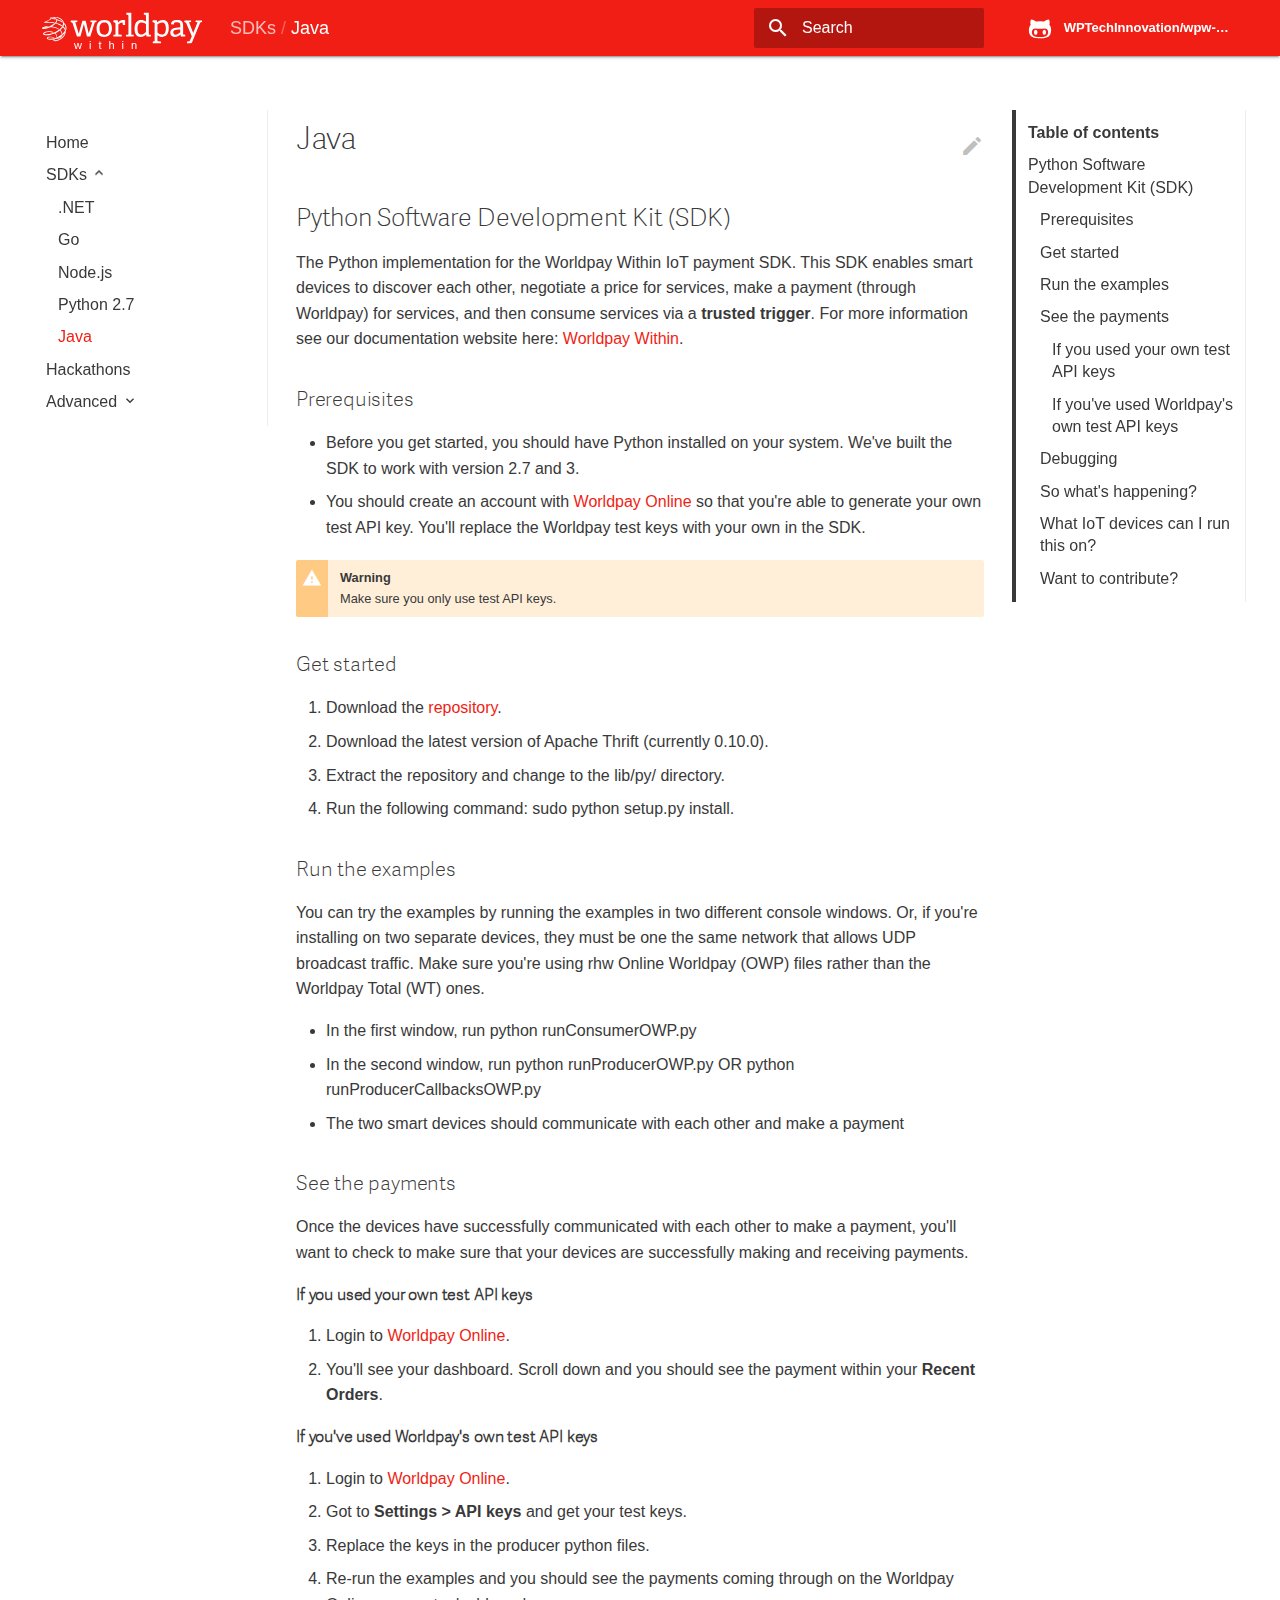
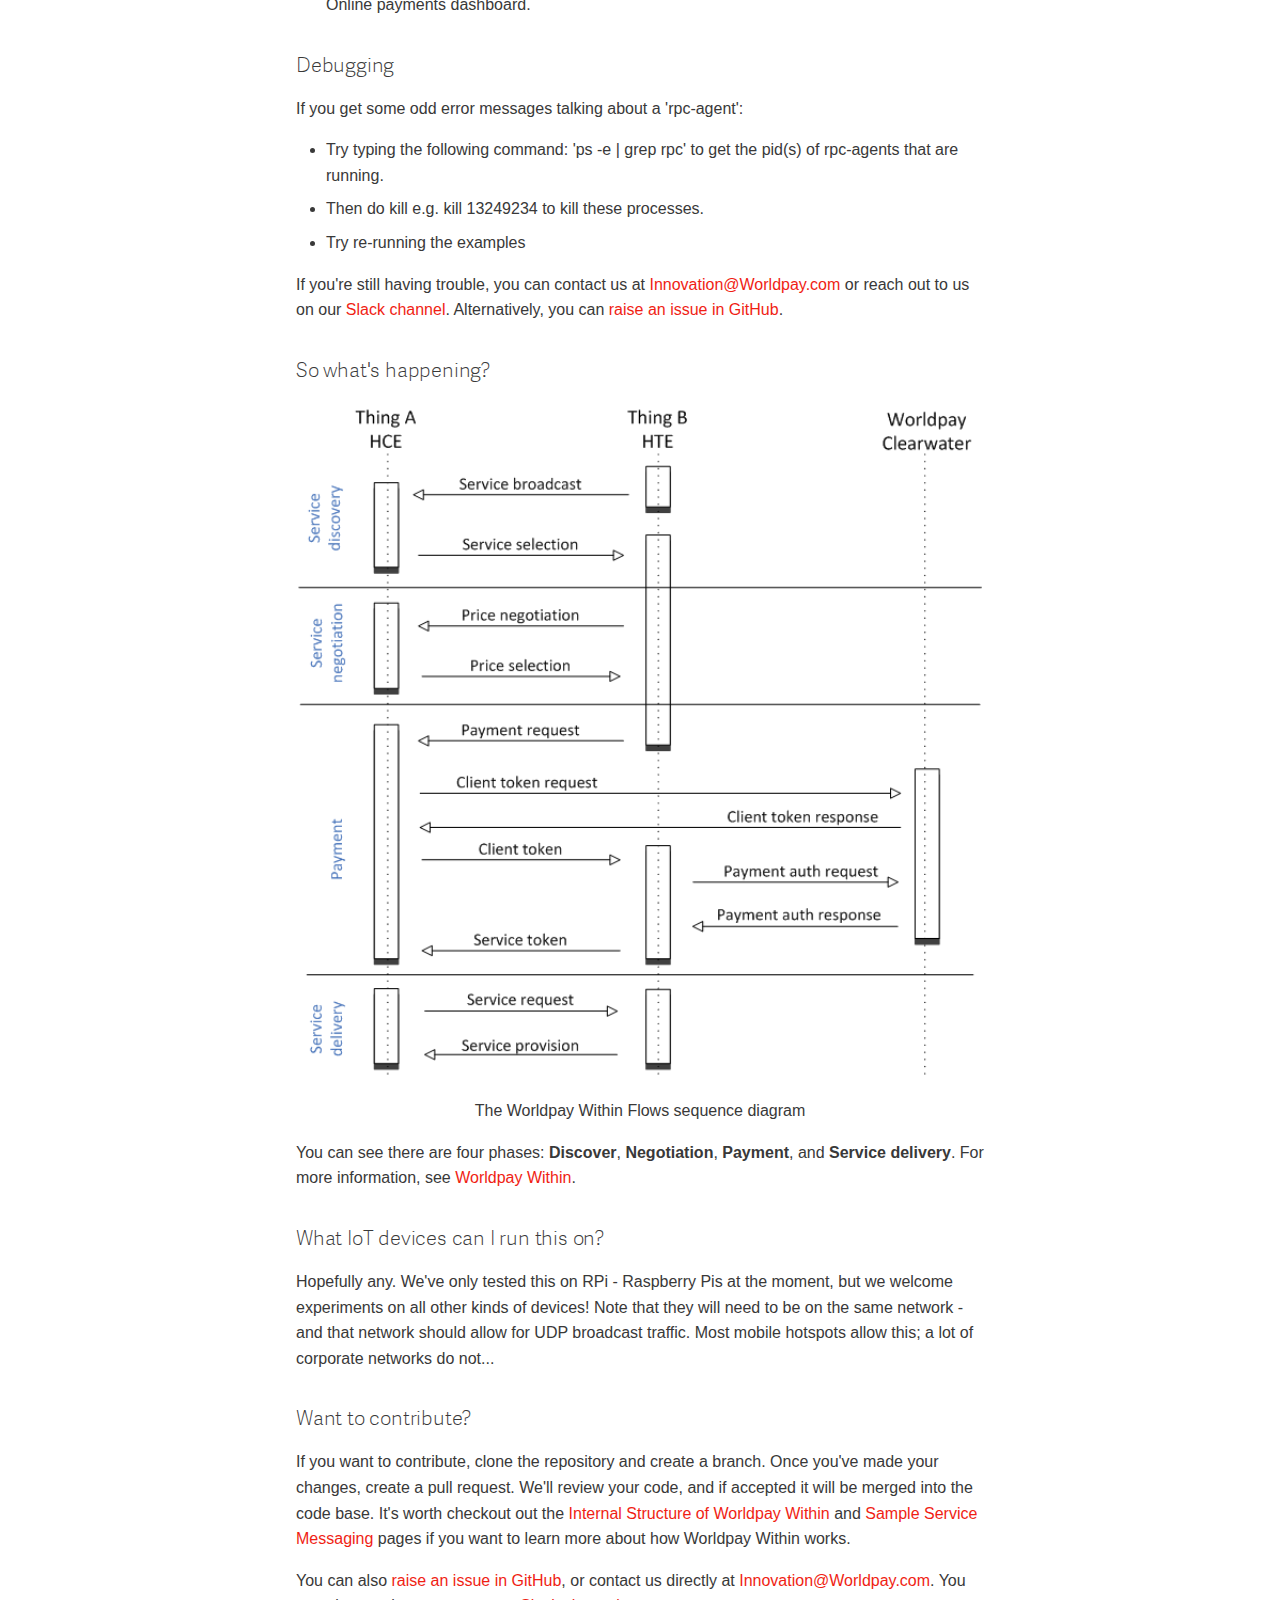
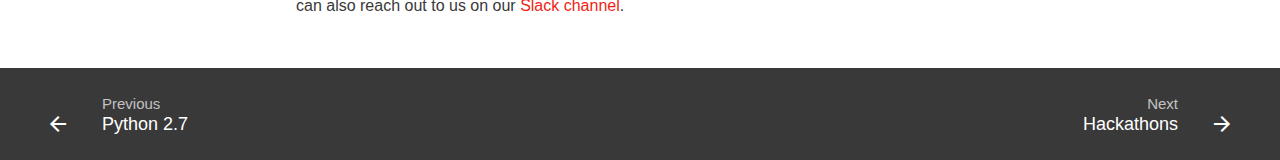
<file: python27/index.html>
<!DOCTYPE html>
<html lang="en" class="no-js">
  <head>
    
      <meta charset="utf-8">
      <meta name="viewport" content="width=device-width,initial-scale=1">
      <meta http-equiv="x-ua-compatible" content="ie=edge">
      
        <meta name="description" content="Worldpay Within website">
      
      
        <link rel="canonical" href="http://localhost:8000/python27/">
      
      
        <meta name="author" content="Worldpay Within">
      
      
        <link rel="shortcut icon" href="../assets/images/favicon.ico">
      
      <meta name="generator" content="mkdocs-0.16.3, mkdocs-material-1.8.1">
    
    
      
        <title>Java - Worldpay Within</title>
      
    
    
      <script src="../assets/javascripts/modernizr-8210299719.js"></script>
    
    
      <link rel="stylesheet" href="../assets/stylesheets/application-baabe4f607.css">
      
    
    
      
        <style>body,input{font-family:adelle_sansregular,"Helvetica Neue",Helvetica,Arial,sans-serif}h1,h2,h3,h4,h5,h6{font-family:adelle_sansthin,"Helvetica Neue",Helvetica,Arial,sans-serif}code,kbd,pre{font-family:"Courier New",Courier,monospace}</style>
      
      <link rel="stylesheet" href="https://fonts.googleapis.com/icon?family=Material+Icons">
    
    
    
  </head>
  
  
  
  
    <body>
  
    <svg class="md-svg">
      <defs>
        
        
          <svg xmlns="http://www.w3.org/2000/svg" width="416" height="448" viewBox="0 0 416 448" id="github"><path fill="currentColor" d="M160 304q0 10-3.125 20.5t-10.75 19T128 352t-18.125-8.5-10.75-19T96 304t3.125-20.5 10.75-19T128 256t18.125 8.5 10.75 19T160 304zm160 0q0 10-3.125 20.5t-10.75 19T288 352t-18.125-8.5-10.75-19T256 304t3.125-20.5 10.75-19T288 256t18.125 8.5 10.75 19T320 304zm40 0q0-30-17.25-51T296 232q-10.25 0-48.75 5.25Q229.5 240 208 240t-39.25-2.75Q130.75 232 120 232q-29.5 0-46.75 21T56 304q0 22 8 38.375t20.25 25.75 30.5 15 35 7.375 37.25 1.75h42q20.5 0 37.25-1.75t35-7.375 30.5-15 20.25-25.75T360 304zm56-44q0 51.75-15.25 82.75-9.5 19.25-26.375 33.25t-35.25 21.5-42.5 11.875-42.875 5.5T212 416q-19.5 0-35.5-.75t-36.875-3.125-38.125-7.5-34.25-12.875T37 371.5t-21.5-28.75Q0 312 0 260q0-59.25 34-99-6.75-20.5-6.75-42.5 0-29 12.75-54.5 27 0 47.5 9.875t47.25 30.875Q171.5 96 212 96q37 0 70 8 26.25-20.5 46.75-30.25T376 64q12.75 25.5 12.75 54.5 0 21.75-6.75 42 34 40 34 99.5z"/></svg>
        
      </defs>
    </svg>
    <input class="md-toggle" data-md-toggle="drawer" type="checkbox" id="drawer">
    <input class="md-toggle" data-md-toggle="search" type="checkbox" id="search">
    <label class="md-overlay" data-md-component="overlay" for="drawer"></label>
    
      <header class="md-header" data-md-component="header">
  <nav class="md-header-nav md-grid">
    <div class="md-flex">
      <div class="md-flex__cell md-flex__cell--shrink">
        
          <a href="http://localhost:8000/" title="Worldpay Within" class="md-logo md-header-nav__button">
            <img src="../images/logo.svg" width="160" height="32">
                <span class="md-subtitle">within</span>
          </a>
        
      </div>
      <div class="md-flex__cell md-flex__cell--shrink">
        <label class="md-icon md-icon--menu md-header-nav__button" for="drawer"></label>
      </div>
      <div class="md-flex__cell md-flex__cell--stretch">
        <span class="md-flex__ellipsis md-header-nav__title">
          
            
              
                <span class="md-header-nav__parent">
                  SDKs
                </span>
              
            
            Java
          
        </span>
      </div>
      <div class="md-flex__cell md-flex__cell--shrink">
        
          <label class="md-icon md-icon--search md-header-nav__button" for="search"></label>
          
<div class="md-search" data-md-component="search" role="dialog">
  <label class="md-search__overlay" for="search"></label>
  <div class="md-search__inner">
    <form class="md-search__form" name="search">
      <input type="text" class="md-search__input" name="query" required placeholder="Search" autocapitalize="off" autocorrect="off" autocomplete="off" spellcheck="false" data-md-component="query">
      <label class="md-icon md-search__icon" for="search"></label>
      <button type="reset" class="md-icon md-search__icon" data-md-component="reset">close</button>
    </form>
    <div class="md-search__output">
      <div class="md-search__scrollwrap" data-md-scrollfix>
        <div class="md-search-result" data-md-component="result" data-md-lang-search="" data-md-lang-tokenizer="[\s\-]+">
          <div class="md-search-result__meta" data-md-lang-result-none="No matching documents" data-md-lang-result-one="1 matching document" data-md-lang-result-other="# matching documents">
            Type to start searching
          </div>
          <ol class="md-search-result__list"></ol>
        </div>
      </div>
    </div>
  </div>
</div>
        
      </div>
      
        <div class="md-flex__cell md-flex__cell--shrink">
          <div class="md-header-nav__source">
            


  


  <a href="https://github.com/WPTechInnovation/wpw-doc-dev" title="Go to repository" class="md-source" data-md-source="github">
    
      <div class="md-source__icon">
        <svg viewBox="0 0 24 24" width="24" height="24">
          <use xlink:href="#github" width="24" height="24"></use>
        </svg>
      </div>
    
    <div class="md-source__repository">
      WPTechInnovation/wpw-doc-dev
    </div>
  </a>

          </div>
        </div>
      
    </div>
  </nav>
</header>
    
    <div class="md-container">
      
      
      <main class="md-main">
        <div class="md-main__inner md-grid" data-md-component="container">
          
            
              <div class="md-sidebar md-sidebar--primary" data-md-component="navigation">
                <div class="md-sidebar__scrollwrap">
                  <div class="md-sidebar__inner">
                    <nav class="md-nav md-nav--primary" data-md-level="0">
  <label class="md-nav__title md-nav__title--site" for="drawer">
    
      <i class="md-logo md-nav__button">
        <img src="../images/logo.svg" width="160" height="32">
        <span class="md-subtitle">within</span>
      </i>
    
  </label>
  
    <div class="md-nav__source">
      


  


  <a href="https://github.com/WPTechInnovation/wpw-doc-dev" title="Go to repository" class="md-source" data-md-source="github">
    
      <div class="md-source__icon">
        <svg viewBox="0 0 24 24" width="24" height="24">
          <use xlink:href="#github" width="24" height="24"></use>
        </svg>
      </div>
    
    <div class="md-source__repository">
      WPTechInnovation/wpw-doc-dev
    </div>
  </a>

    </div>
  
  <ul class="md-nav__list" data-md-scrollfix>
    
      
      
      
      


  <li class="md-nav__item">
    <a href=".." title="Home" class="md-nav__link">
      Home
    </a>
  </li>

      
    
      
      
      
      

  


  <li class="md-nav__item md-nav__item--active md-nav__item--nested">
    
      <input class="md-toggle md-nav__toggle" data-md-toggle="nav-2" type="checkbox" id="nav-2" checked>
    
    <label class="md-nav__link" for="nav-2">
      SDKs
    </label>
    <nav class="md-nav" data-md-component="collapsible" data-md-level="1">
      <label class="md-nav__title" for="nav-2">
        SDKs
      </label>
      <ul class="md-nav__list" data-md-scrollfix>
        
        
          
          
          


  <li class="md-nav__item">
    <a href="../dotnet/" title=".NET" class="md-nav__link">
      .NET
    </a>
  </li>

        
          
          
          


  <li class="md-nav__item">
    <a href="../getting-started-with-go/" title="Go" class="md-nav__link">
      Go
    </a>
  </li>

        
          
          
          


  <li class="md-nav__item">
    <a href="../nodejs/" title="Node.js" class="md-nav__link">
      Node.js
    </a>
  </li>

        
          
          
          


  <li class="md-nav__item">
    <a href="./" title="Python 2.7" class="md-nav__link">
      Python 2.7
    </a>
  </li>

        
          
          
          

  


  <li class="md-nav__item md-nav__item--active">
    
    <input class="md-toggle md-nav__toggle" data-md-toggle="toc" type="checkbox" id="toc">
    
    
      <label class="md-nav__link md-nav__link--active" for="toc">
        Java
      </label>
    
    <a href="./" title="Java" class="md-nav__link md-nav__link--active">
      Java
    </a>
    
      
<nav class="md-nav md-nav--secondary">
  
  
  
    <label class="md-nav__title" for="toc">Table of contents</label>
    <ul class="md-nav__list" data-md-scrollfix>
      
        <li class="md-nav__item">
  <a href="#python-software-development-kit-sdk" title="Python Software Development Kit (SDK)" class="md-nav__link">
    Python Software Development Kit (SDK)
  </a>
  
    <nav class="md-nav">
      <ul class="md-nav__list">
        
          <li class="md-nav__item">
  <a href="#prerequisites" title="Prerequisites" class="md-nav__link">
    Prerequisites
  </a>
  
</li>
        
          <li class="md-nav__item">
  <a href="#get-started" title="Get started" class="md-nav__link">
    Get started
  </a>
  
</li>
        
          <li class="md-nav__item">
  <a href="#run-the-examples" title="Run the examples" class="md-nav__link">
    Run the examples
  </a>
  
</li>
        
          <li class="md-nav__item">
  <a href="#see-the-payments" title="See the payments" class="md-nav__link">
    See the payments
  </a>
  
    <nav class="md-nav">
      <ul class="md-nav__list">
        
          <li class="md-nav__item">
  <a href="#if-you-used-your-own-test-api-keys" title="If you used your own test API keys" class="md-nav__link">
    If you used your own test API keys
  </a>
  
</li>
        
          <li class="md-nav__item">
  <a href="#if-youve-used-worldpays-own-test-api-keys" title="If you've used Worldpay's own test API keys" class="md-nav__link">
    If you've used Worldpay's own test API keys
  </a>
  
</li>
        
      </ul>
    </nav>
  
</li>
        
          <li class="md-nav__item">
  <a href="#debugging" title="Debugging" class="md-nav__link">
    Debugging
  </a>
  
</li>
        
          <li class="md-nav__item">
  <a href="#so-whats-happening" title="So what's happening?" class="md-nav__link">
    So what's happening?
  </a>
  
</li>
        
          <li class="md-nav__item">
  <a href="#what-iot-devices-can-i-run-this-on" title="What IoT devices can I run this on?" class="md-nav__link">
    What IoT devices can I run this on?
  </a>
  
</li>
        
          <li class="md-nav__item">
  <a href="#want-to-contribute" title="Want to contribute?" class="md-nav__link">
    Want to contribute?
  </a>
  
</li>
        
      </ul>
    </nav>
  
</li>
      
      
      
    </ul>
  
</nav>
    
  </li>

        
      </ul>
    </nav>
  </li>

      
    
      
      
      
      


  <li class="md-nav__item">
    <a href="../hackathons/" title="Hackathons" class="md-nav__link">
      Hackathons
    </a>
  </li>

      
    
      
      
      
      


  <li class="md-nav__item md-nav__item--nested">
    
      <input class="md-toggle md-nav__toggle" data-md-toggle="nav-4" type="checkbox" id="nav-4">
    
    <label class="md-nav__link" for="nav-4">
      Advanced
    </label>
    <nav class="md-nav" data-md-component="collapsible" data-md-level="1">
      <label class="md-nav__title" for="nav-4">
        Advanced
      </label>
      <ul class="md-nav__list" data-md-scrollfix>
        
        
          
          
          


  <li class="md-nav__item">
    <a href="../how-it-works/" title="How it works" class="md-nav__link">
      How it works
    </a>
  </li>

        
          
          
          


  <li class="md-nav__item">
    <a href="../architecture/" title="Architecure" class="md-nav__link">
      Architecure
    </a>
  </li>

        
          
          
          


  <li class="md-nav__item">
    <a href="../internal-structure/" title="Internal structure" class="md-nav__link">
      Internal structure
    </a>
  </li>

        
          
          
          


  <li class="md-nav__item">
    <a href="../sample-service-messaging/" title="Sample service messaging" class="md-nav__link">
      Sample service messaging
    </a>
  </li>

        
          
          
          


  <li class="md-nav__item">
    <a href="../api-spec/" title="API Spec" class="md-nav__link">
      API Spec
    </a>
  </li>

        
      </ul>
    </nav>
  </li>

      
    
  </ul>
</nav>
                  </div>
                </div>
              </div>
            
            
              <div class="md-sidebar md-sidebar--secondary" data-md-component="toc">
                <div class="md-sidebar__scrollwrap">
                  <div class="md-sidebar__inner">
                    
<nav class="md-nav md-nav--secondary">
  
  
  
    <label class="md-nav__title" for="toc">Table of contents</label>
    <ul class="md-nav__list" data-md-scrollfix>
      
        <li class="md-nav__item">
  <a href="#python-software-development-kit-sdk" title="Python Software Development Kit (SDK)" class="md-nav__link">
    Python Software Development Kit (SDK)
  </a>
  
    <nav class="md-nav">
      <ul class="md-nav__list">
        
          <li class="md-nav__item">
  <a href="#prerequisites" title="Prerequisites" class="md-nav__link">
    Prerequisites
  </a>
  
</li>
        
          <li class="md-nav__item">
  <a href="#get-started" title="Get started" class="md-nav__link">
    Get started
  </a>
  
</li>
        
          <li class="md-nav__item">
  <a href="#run-the-examples" title="Run the examples" class="md-nav__link">
    Run the examples
  </a>
  
</li>
        
          <li class="md-nav__item">
  <a href="#see-the-payments" title="See the payments" class="md-nav__link">
    See the payments
  </a>
  
    <nav class="md-nav">
      <ul class="md-nav__list">
        
          <li class="md-nav__item">
  <a href="#if-you-used-your-own-test-api-keys" title="If you used your own test API keys" class="md-nav__link">
    If you used your own test API keys
  </a>
  
</li>
        
          <li class="md-nav__item">
  <a href="#if-youve-used-worldpays-own-test-api-keys" title="If you've used Worldpay's own test API keys" class="md-nav__link">
    If you've used Worldpay's own test API keys
  </a>
  
</li>
        
      </ul>
    </nav>
  
</li>
        
          <li class="md-nav__item">
  <a href="#debugging" title="Debugging" class="md-nav__link">
    Debugging
  </a>
  
</li>
        
          <li class="md-nav__item">
  <a href="#so-whats-happening" title="So what's happening?" class="md-nav__link">
    So what's happening?
  </a>
  
</li>
        
          <li class="md-nav__item">
  <a href="#what-iot-devices-can-i-run-this-on" title="What IoT devices can I run this on?" class="md-nav__link">
    What IoT devices can I run this on?
  </a>
  
</li>
        
          <li class="md-nav__item">
  <a href="#want-to-contribute" title="Want to contribute?" class="md-nav__link">
    Want to contribute?
  </a>
  
</li>
        
      </ul>
    </nav>
  
</li>
      
      
      
    </ul>
  
</nav>
                  </div>
                </div>
              </div>
            
          
          <div class="md-content">
            <article class="md-content__inner md-typeset">
              
                
                  <a href="https://github.com/WPTechInnovation/wpw-doc-dev//edit/master/docs/python27.md" title="Edit this page" class="md-icon md-content__icon">edit</a>
                
                
                
                  <h1>Java</h1>
                
                
                <h2 id="python-software-development-kit-sdk">Python Software Development Kit (SDK)<a class="headerlink" href="#python-software-development-kit-sdk" title="Permanent link">&para;</a></h2>
<p>The Python implementation for the Worldpay Within IoT payment SDK. This SDK enables smart devices to discover each other, negotiate a price for services, make a payment (through Worldpay) for services, and then consume services via a <strong>trusted trigger</strong>. For more information see our documentation website here: <a href="http://www.worldpaywithin.com">Worldpay Within</a>.</p>
<h3 id="prerequisites">Prerequisites<a class="headerlink" href="#prerequisites" title="Permanent link">&para;</a></h3>
<ul>
<li>Before you get started, you should have Python installed on your system. We've built the SDK to work with version 2.7 and 3.</li>
<li>You should create an account with <a href="https://online.worldpay.com">Worldpay Online</a> so that you're able to generate your own test API key. You'll replace the Worldpay test keys with your own in the SDK.</li>
</ul>
<div class="admonition warning">
<p class="admonition-title">Warning</p>
<p>Make sure you only use test API keys.</p>
</div>
<h3 id="get-started">Get started<a class="headerlink" href="#get-started" title="Permanent link">&para;</a></h3>
<ol>
<li>Download the <a href="https://github.com/WPTechInnovation/wpw-sdk-python">repository</a>.</li>
<li>Download the latest version of Apache Thrift (currently 0.10.0).</li>
<li>Extract the repository and change to the lib/py/ directory.</li>
<li>Run the following command: sudo python setup.py install.</li>
</ol>
<h3 id="run-the-examples">Run the examples<a class="headerlink" href="#run-the-examples" title="Permanent link">&para;</a></h3>
<p>You can try the examples by running the examples in two different console windows. Or, if you're installing on two separate devices, they must be one the same network that allows UDP broadcast traffic. Make sure you're using rhw Online Worldpay (OWP) files rather than the Worldpay Total (WT) ones.</p>
<ul>
<li>In the first window, run python runConsumerOWP.py</li>
<li>In the second window, run python runProducerOWP.py OR python runProducerCallbacksOWP.py</li>
<li>The two smart devices should communicate with each other and make a payment</li>
</ul>
<h3 id="see-the-payments">See the payments<a class="headerlink" href="#see-the-payments" title="Permanent link">&para;</a></h3>
<p>Once the devices have successfully communicated with each other to make a payment, you'll want to check to make sure that your devices are successfully making and receiving payments.</p>
<h4 id="if-you-used-your-own-test-api-keys">If you used your own test API keys<a class="headerlink" href="#if-you-used-your-own-test-api-keys" title="Permanent link">&para;</a></h4>
<ol>
<li>Login to <a href="https://online.worldpay.com">Worldpay Online</a>.</li>
<li>You'll see your dashboard. Scroll down and you should see the payment within your <strong>Recent Orders</strong>.</li>
</ol>
<h4 id="if-youve-used-worldpays-own-test-api-keys">If you've used Worldpay's own test API keys<a class="headerlink" href="#if-youve-used-worldpays-own-test-api-keys" title="Permanent link">&para;</a></h4>
<ol>
<li>Login to <a href="http://online.worldpay.com">Worldpay Online</a>.</li>
<li>Got to <strong>Settings &gt; API keys</strong> and get your test keys.</li>
<li>Replace the keys in the producer python files.</li>
<li>Re-run the examples and you should see the payments coming through on the Worldpay Online payments dashboard.</li>
</ol>
<h3 id="debugging">Debugging<a class="headerlink" href="#debugging" title="Permanent link">&para;</a></h3>
<p>If you get some odd error messages talking about a 'rpc-agent':</p>
<ul>
<li>Try typing the following command: 'ps -e | grep rpc' to get the pid(s) of rpc-agents that are running.</li>
<li>Then do kill <pid> e.g. kill 13249234 to kill these processes.</li>
<li>Try re-running the examples</li>
</ul>
<p>If you're still having trouble, you can contact us at <a href="mailto:innovation@worldpay.com"><a href="&#109;&#97;&#105;&#108;&#116;&#111;&#58;&#73;&#110;&#110;&#111;&#118;&#97;&#116;&#105;&#111;&#110;&#64;&#87;&#111;&#114;&#108;&#100;&#112;&#97;&#121;&#46;&#99;&#111;&#109;">&#73;&#110;&#110;&#111;&#118;&#97;&#116;&#105;&#111;&#110;&#64;&#87;&#111;&#114;&#108;&#100;&#112;&#97;&#121;&#46;&#99;&#111;&#109;</a></a> or reach out to us on our <a href="../iotpay.slack.com">Slack channel</a>. Alternatively, you can <a href="https://github.com/WPTechInnovation/worldpay-within-sdk/issues">raise an issue in GitHub</a>.</p>
<h3 id="so-whats-happening">So what's happening?<a class="headerlink" href="#so-whats-happening" title="Permanent link">&para;</a></h3>
<p><img alt="The Worldpay Within puzzle piece" src="../images/architecture/serviceOverview.png" />
<figcaption>The Worldpay Within Flows sequence diagram</figcaption></p>
<p>You can see there are four phases: <strong>Discover</strong>, <strong>Negotiation</strong>, <strong>Payment</strong>, and <strong>Service delivery</strong>. For more information, see <a href="http://www.worldpaywithin.com">Worldpay Within</a>.</p>
<h3 id="what-iot-devices-can-i-run-this-on">What IoT devices can I run this on?<a class="headerlink" href="#what-iot-devices-can-i-run-this-on" title="Permanent link">&para;</a></h3>
<p>Hopefully any. We've only tested this on RPi - Raspberry Pis at the moment, but we welcome experiments on all other kinds of devices! Note that they will need to be on the same network - and that network should allow for UDP broadcast traffic. Most mobile hotspots allow this; a lot of corporate networks do not...</p>
<h3 id="want-to-contribute">Want to contribute?<a class="headerlink" href="#want-to-contribute" title="Permanent link">&para;</a></h3>
<p>If you want to contribute, clone the repository and create a branch. Once you've made your changes, create a pull request. We'll review your code, and if accepted it will be merged into the code base. It's worth checkout out the <a href="../internal-structure.html">Internal Structure of Worldpay Within</a> and <a href="../sample-service-messaging.html">Sample Service Messaging</a> pages if you want to learn more about how Worldpay Within works.</p>
<p>You can also <a href="https://github.com/WPTechInnovation/worldpay-within-sdk/issues">raise an issue in GitHub</a>, or contact us directly at <a href="mailto:innovation@worldpay.com"><a href="&#109;&#97;&#105;&#108;&#116;&#111;&#58;&#73;&#110;&#110;&#111;&#118;&#97;&#116;&#105;&#111;&#110;&#64;&#87;&#111;&#114;&#108;&#100;&#112;&#97;&#121;&#46;&#99;&#111;&#109;">&#73;&#110;&#110;&#111;&#118;&#97;&#116;&#105;&#111;&#110;&#64;&#87;&#111;&#114;&#108;&#100;&#112;&#97;&#121;&#46;&#99;&#111;&#109;</a></a>. You can also reach out to us on our <a href="../iotpay.slack.com">Slack channel</a>.</p>
                
                  
                
              
              
                
              
            </article>
          </div>
        </div>
      </main>
      
        
<footer class="md-footer">
  
    <div class="md-footer-nav">
      <nav class="md-footer-nav__inner md-grid">
        
          <a href="./" title="Python 2.7" class="md-flex md-footer-nav__link md-footer-nav__link--prev" rel="prev">
            <div class="md-flex__cell md-flex__cell--shrink">
              <i class="md-icon md-icon--arrow-back md-footer-nav__button"></i>
            </div>
            <div class="md-flex__cell md-flex__cell--stretch md-footer-nav__title">
              <span class="md-flex__ellipsis">
                <span class="md-footer-nav__direction">
                  Previous
                </span>
                Python 2.7
              </span>
            </div>
          </a>
        
        
          <a href="../hackathons/" title="Hackathons" class="md-flex md-footer-nav__link md-footer-nav__link--next" rel="next">
            <div class="md-flex__cell md-flex__cell--stretch md-footer-nav__title">
              <span class="md-flex__ellipsis">
                <span class="md-footer-nav__direction">
                  Next
                </span>
                Hackathons
              </span>
            </div>
            <div class="md-flex__cell md-flex__cell--shrink">
              <i class="md-icon md-icon--arrow-forward md-footer-nav__button"></i>
            </div>
          </a>
        
      </nav>
    </div>
  
  
</footer>
      
    </div>
    
      <script src="../assets/javascripts/application-6940329b9f.js"></script>
      
      
      <script>app.initialize({url:{base:".."}})</script>
      
    
    
      
      <script>!function(e,t,a,n,o,c,i){e.GoogleAnalyticsObject=o,e[o]=e[o]||function(){(e[o].q=e[o].q||[]).push(arguments)},e[o].l=1*new Date,c=t.createElement(a),i=t.getElementsByTagName(a)[0],c.async=1,c.src=n,i.parentNode.insertBefore(c,i)}(window,document,"script","https://www.google-analytics.com/analytics.js","ga"),ga("create","None","auto"),ga("set","anonymizeIp",!0),ga("send","pageview");var links=document.getElementsByTagName("a");Array.prototype.map.call(links,function(e){e.host!=document.location.host&&e.addEventListener("click",function(){var t=e.getAttribute("data-md-action")||"follow";ga("send","event","outbound",t,e.href)})});var query=document.forms.search.query;query.addEventListener("blur",function(){if(this.value){var e=document.location.pathname;ga("send","pageview",e+"?q="+this.value)}})</script>
      
    
  </body>
</html>
</file>
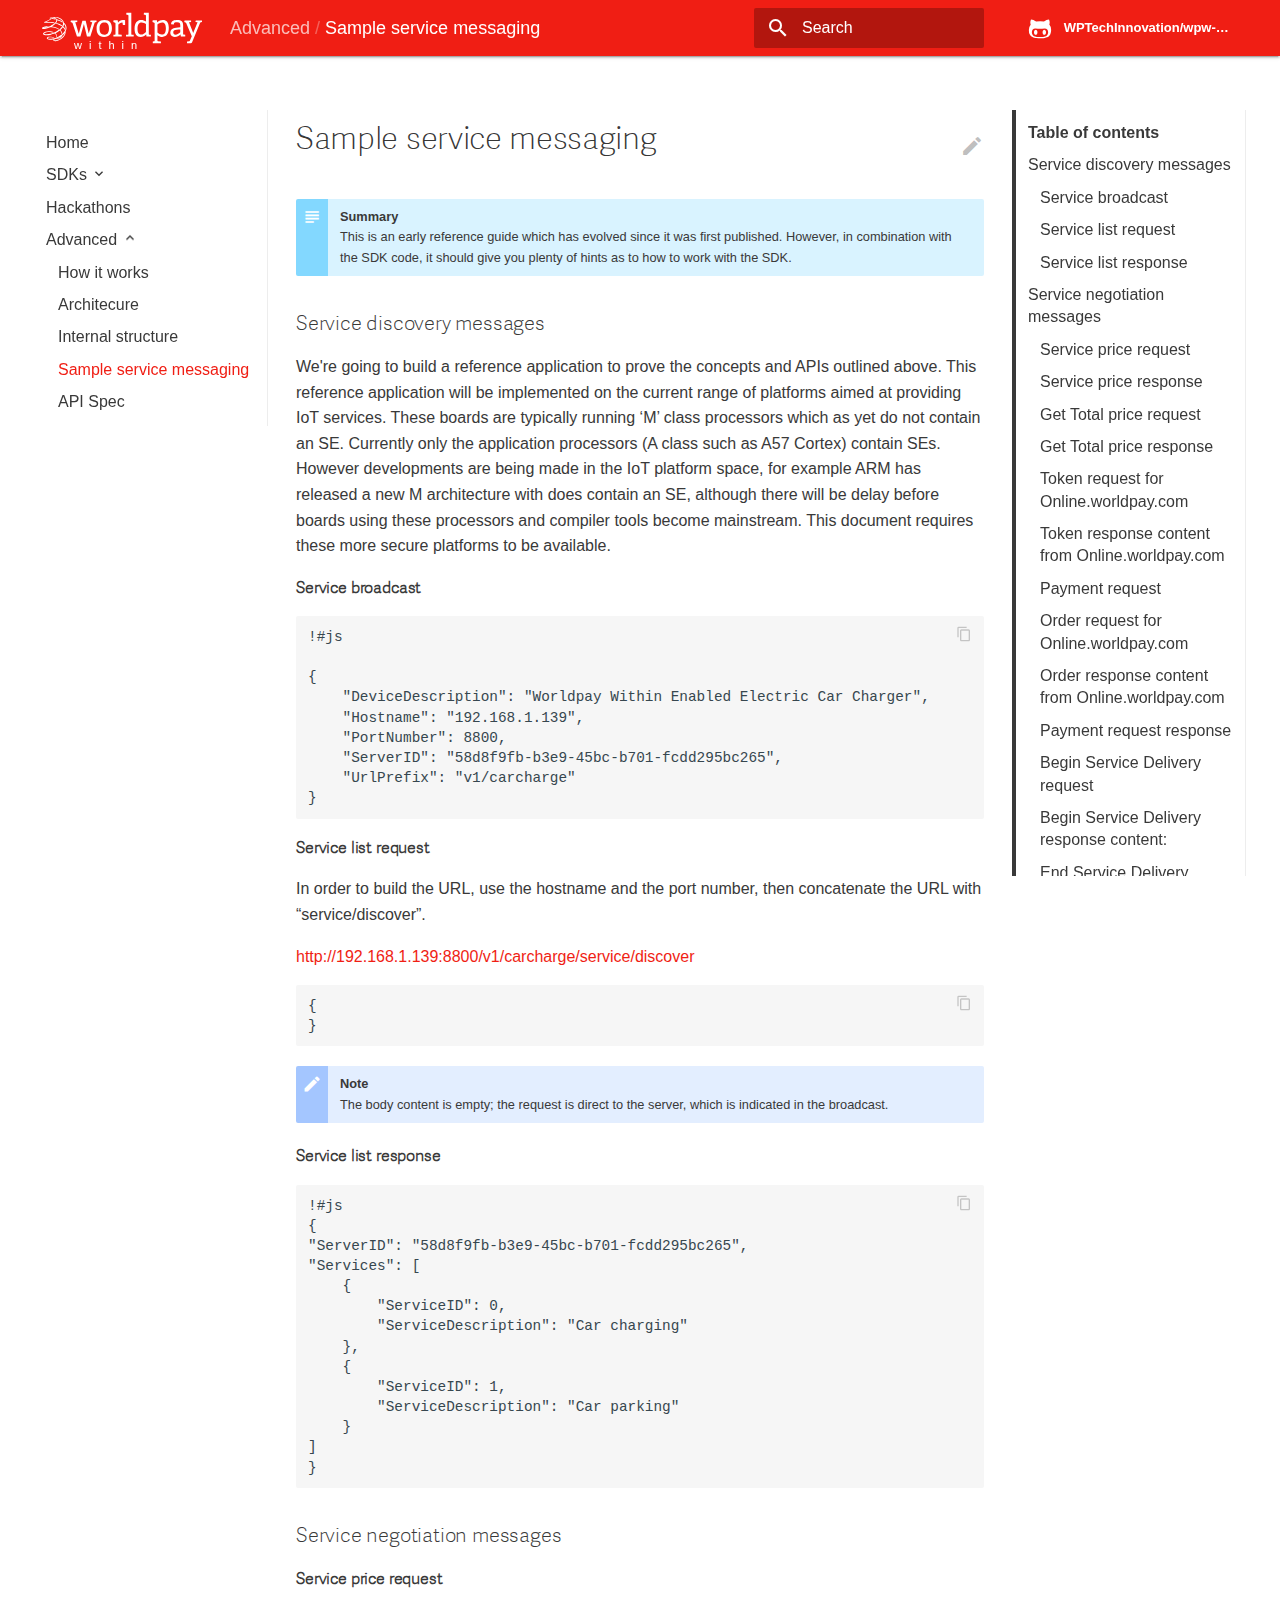
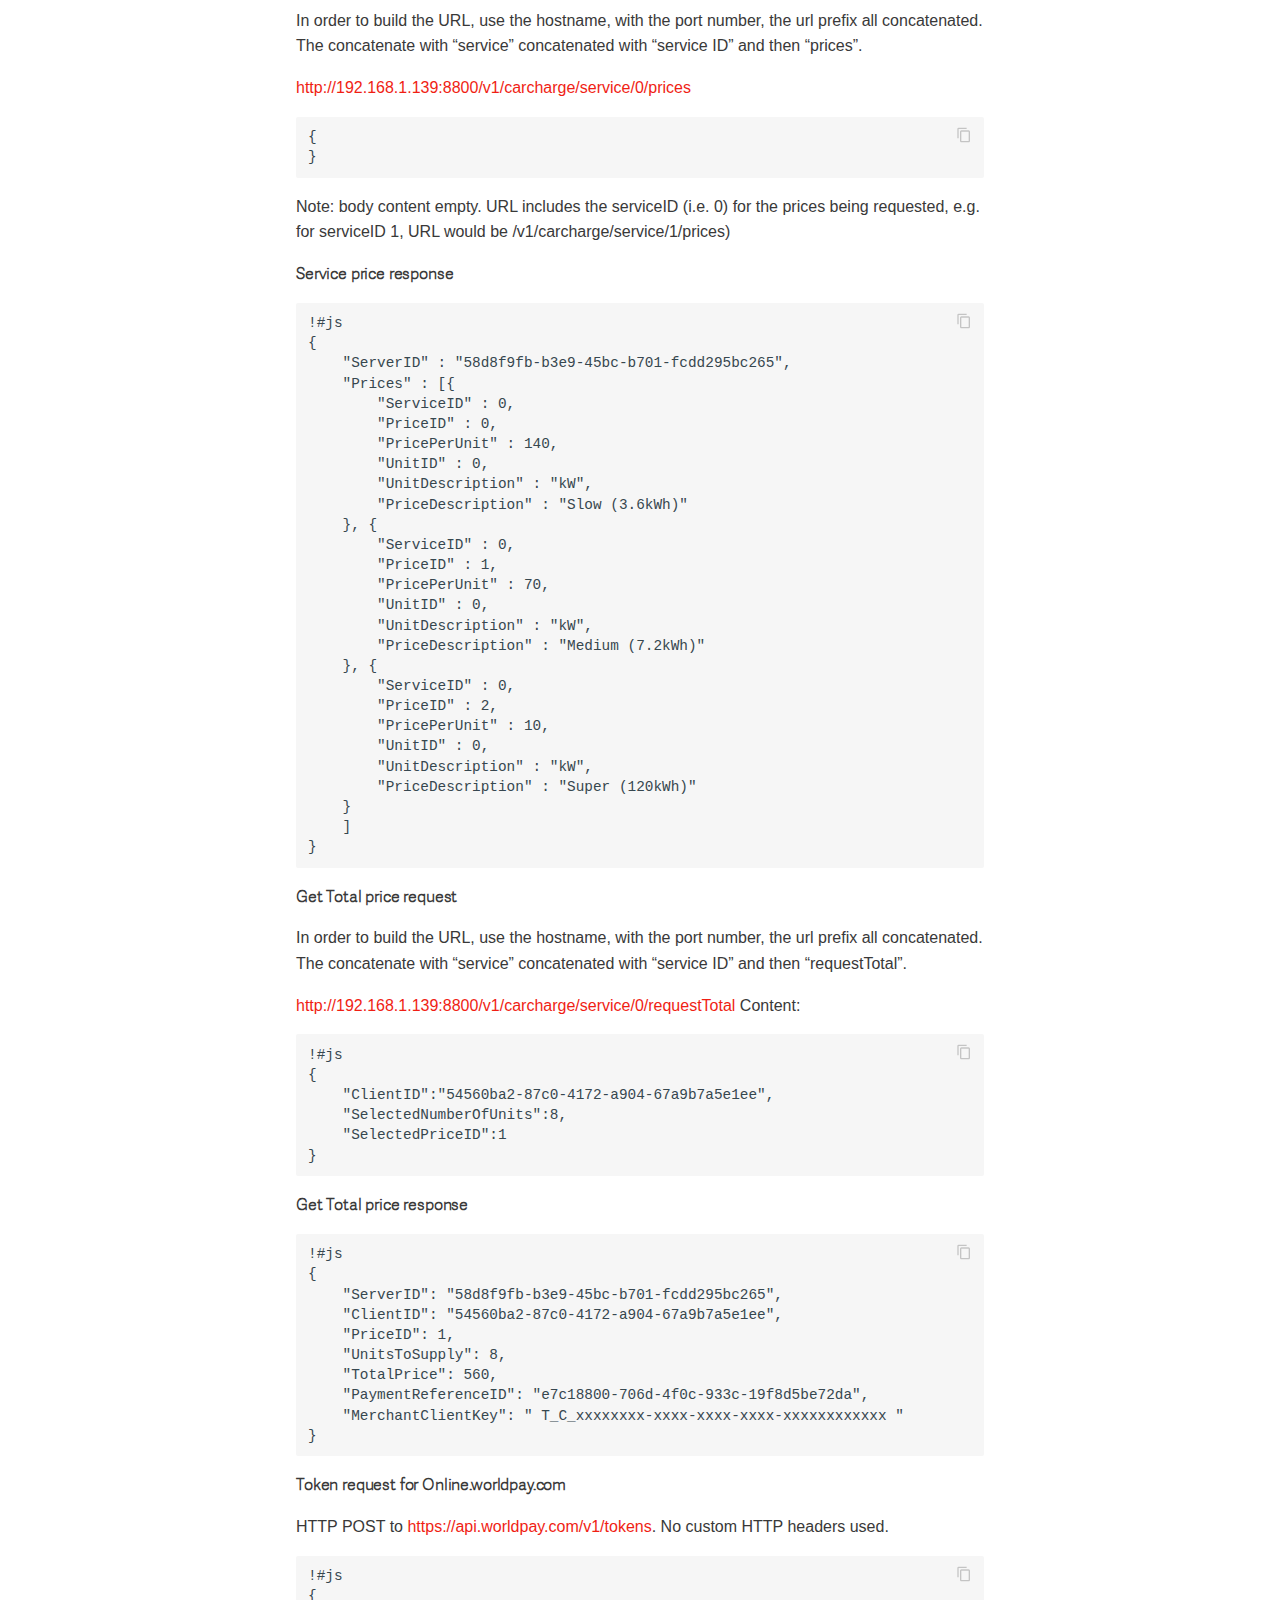
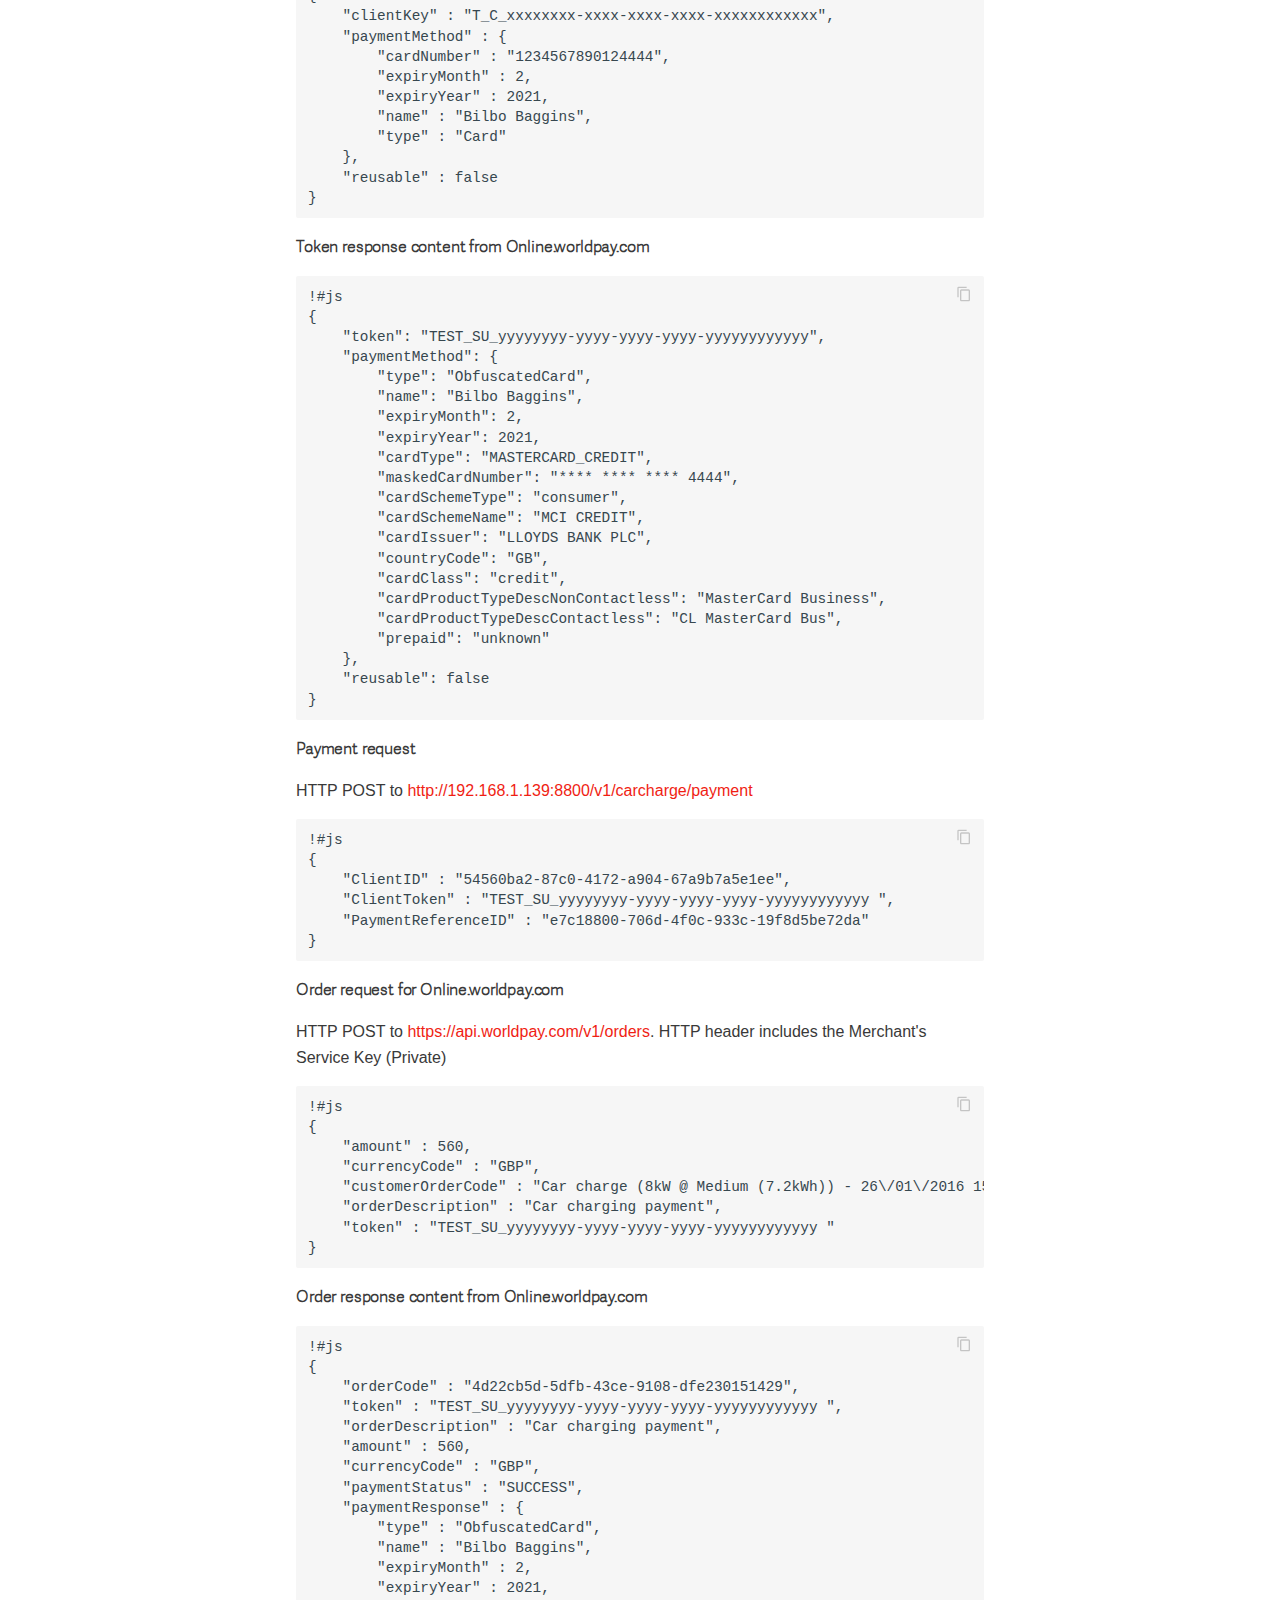
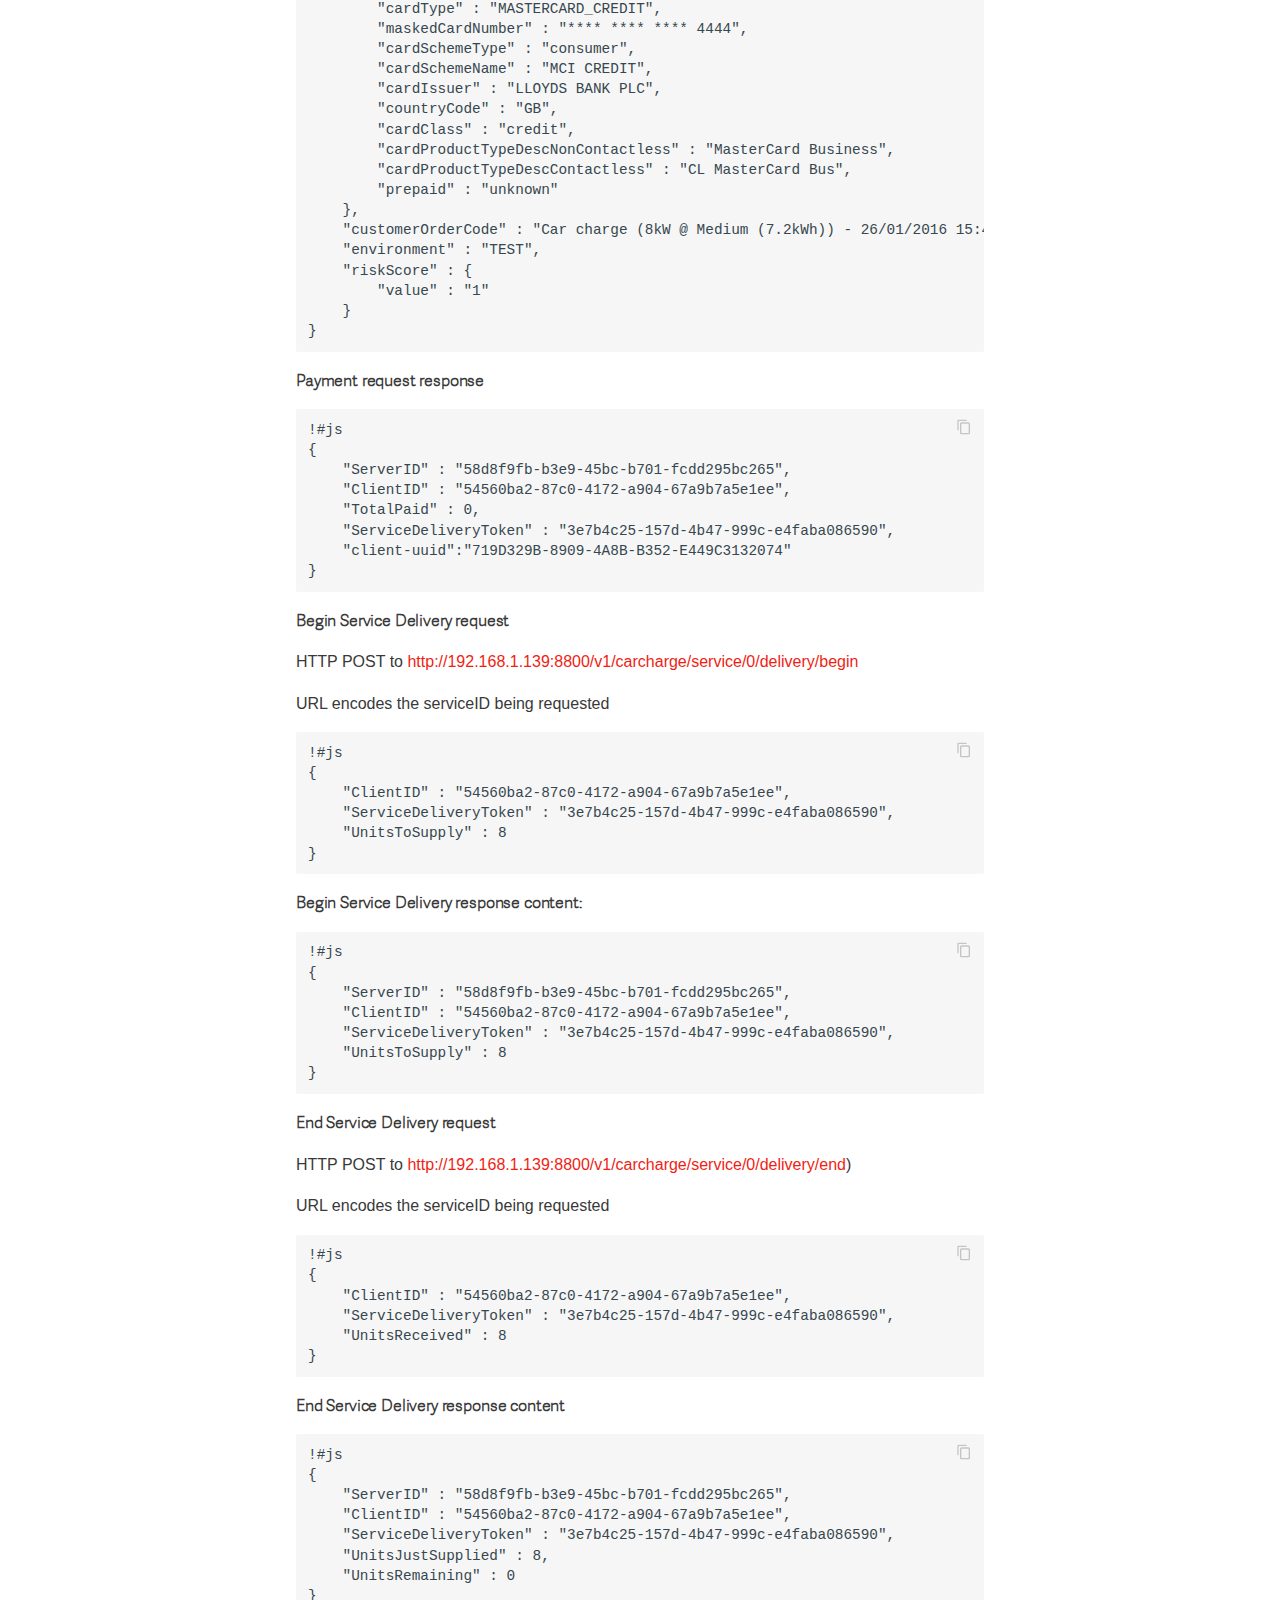
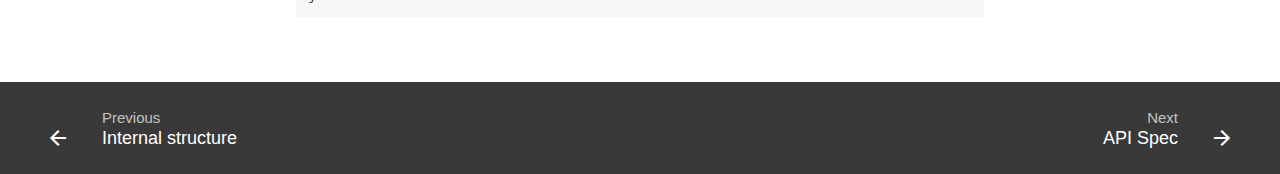
<file: sample-service-messaging/index.html>
<!DOCTYPE html>
<html lang="en" class="no-js">
  <head>
    
      <meta charset="utf-8">
      <meta name="viewport" content="width=device-width,initial-scale=1">
      <meta http-equiv="x-ua-compatible" content="ie=edge">
      
        <meta name="description" content="Worldpay Within website">
      
      
        <link rel="canonical" href="http://localhost:8000/sample-service-messaging/">
      
      
        <meta name="author" content="Worldpay Within">
      
      
        <link rel="shortcut icon" href="../assets/images/favicon.ico">
      
      <meta name="generator" content="mkdocs-0.16.3, mkdocs-material-1.8.1">
    
    
      
        <title>Sample service messaging - Worldpay Within</title>
      
    
    
      <script src="../assets/javascripts/modernizr-8210299719.js"></script>
    
    
      <link rel="stylesheet" href="../assets/stylesheets/application-baabe4f607.css">
      
    
    
      
        <style>body,input{font-family:adelle_sansregular,"Helvetica Neue",Helvetica,Arial,sans-serif}h1,h2,h3,h4,h5,h6{font-family:adelle_sansthin,"Helvetica Neue",Helvetica,Arial,sans-serif}code,kbd,pre{font-family:"Courier New",Courier,monospace}</style>
      
      <link rel="stylesheet" href="https://fonts.googleapis.com/icon?family=Material+Icons">
    
    
    
  </head>
  
  
  
  
    <body>
  
    <svg class="md-svg">
      <defs>
        
        
          <svg xmlns="http://www.w3.org/2000/svg" width="416" height="448" viewBox="0 0 416 448" id="github"><path fill="currentColor" d="M160 304q0 10-3.125 20.5t-10.75 19T128 352t-18.125-8.5-10.75-19T96 304t3.125-20.5 10.75-19T128 256t18.125 8.5 10.75 19T160 304zm160 0q0 10-3.125 20.5t-10.75 19T288 352t-18.125-8.5-10.75-19T256 304t3.125-20.5 10.75-19T288 256t18.125 8.5 10.75 19T320 304zm40 0q0-30-17.25-51T296 232q-10.25 0-48.75 5.25Q229.5 240 208 240t-39.25-2.75Q130.75 232 120 232q-29.5 0-46.75 21T56 304q0 22 8 38.375t20.25 25.75 30.5 15 35 7.375 37.25 1.75h42q20.5 0 37.25-1.75t35-7.375 30.5-15 20.25-25.75T360 304zm56-44q0 51.75-15.25 82.75-9.5 19.25-26.375 33.25t-35.25 21.5-42.5 11.875-42.875 5.5T212 416q-19.5 0-35.5-.75t-36.875-3.125-38.125-7.5-34.25-12.875T37 371.5t-21.5-28.75Q0 312 0 260q0-59.25 34-99-6.75-20.5-6.75-42.5 0-29 12.75-54.5 27 0 47.5 9.875t47.25 30.875Q171.5 96 212 96q37 0 70 8 26.25-20.5 46.75-30.25T376 64q12.75 25.5 12.75 54.5 0 21.75-6.75 42 34 40 34 99.5z"/></svg>
        
      </defs>
    </svg>
    <input class="md-toggle" data-md-toggle="drawer" type="checkbox" id="drawer">
    <input class="md-toggle" data-md-toggle="search" type="checkbox" id="search">
    <label class="md-overlay" data-md-component="overlay" for="drawer"></label>
    
      <header class="md-header" data-md-component="header">
  <nav class="md-header-nav md-grid">
    <div class="md-flex">
      <div class="md-flex__cell md-flex__cell--shrink">
        
          <a href="http://localhost:8000/" title="Worldpay Within" class="md-logo md-header-nav__button">
            <img src="../images/logo.svg" width="160" height="32">
                <span class="md-subtitle">within</span>
          </a>
        
      </div>
      <div class="md-flex__cell md-flex__cell--shrink">
        <label class="md-icon md-icon--menu md-header-nav__button" for="drawer"></label>
      </div>
      <div class="md-flex__cell md-flex__cell--stretch">
        <span class="md-flex__ellipsis md-header-nav__title">
          
            
              
                <span class="md-header-nav__parent">
                  Advanced
                </span>
              
            
            Sample service messaging
          
        </span>
      </div>
      <div class="md-flex__cell md-flex__cell--shrink">
        
          <label class="md-icon md-icon--search md-header-nav__button" for="search"></label>
          
<div class="md-search" data-md-component="search" role="dialog">
  <label class="md-search__overlay" for="search"></label>
  <div class="md-search__inner">
    <form class="md-search__form" name="search">
      <input type="text" class="md-search__input" name="query" required placeholder="Search" autocapitalize="off" autocorrect="off" autocomplete="off" spellcheck="false" data-md-component="query">
      <label class="md-icon md-search__icon" for="search"></label>
      <button type="reset" class="md-icon md-search__icon" data-md-component="reset">close</button>
    </form>
    <div class="md-search__output">
      <div class="md-search__scrollwrap" data-md-scrollfix>
        <div class="md-search-result" data-md-component="result" data-md-lang-search="" data-md-lang-tokenizer="[\s\-]+">
          <div class="md-search-result__meta" data-md-lang-result-none="No matching documents" data-md-lang-result-one="1 matching document" data-md-lang-result-other="# matching documents">
            Type to start searching
          </div>
          <ol class="md-search-result__list"></ol>
        </div>
      </div>
    </div>
  </div>
</div>
        
      </div>
      
        <div class="md-flex__cell md-flex__cell--shrink">
          <div class="md-header-nav__source">
            


  


  <a href="https://github.com/WPTechInnovation/wpw-doc-dev" title="Go to repository" class="md-source" data-md-source="github">
    
      <div class="md-source__icon">
        <svg viewBox="0 0 24 24" width="24" height="24">
          <use xlink:href="#github" width="24" height="24"></use>
        </svg>
      </div>
    
    <div class="md-source__repository">
      WPTechInnovation/wpw-doc-dev
    </div>
  </a>

          </div>
        </div>
      
    </div>
  </nav>
</header>
    
    <div class="md-container">
      
      
      <main class="md-main">
        <div class="md-main__inner md-grid" data-md-component="container">
          
            
              <div class="md-sidebar md-sidebar--primary" data-md-component="navigation">
                <div class="md-sidebar__scrollwrap">
                  <div class="md-sidebar__inner">
                    <nav class="md-nav md-nav--primary" data-md-level="0">
  <label class="md-nav__title md-nav__title--site" for="drawer">
    
      <i class="md-logo md-nav__button">
        <img src="../images/logo.svg" width="160" height="32">
        <span class="md-subtitle">within</span>
      </i>
    
  </label>
  
    <div class="md-nav__source">
      


  


  <a href="https://github.com/WPTechInnovation/wpw-doc-dev" title="Go to repository" class="md-source" data-md-source="github">
    
      <div class="md-source__icon">
        <svg viewBox="0 0 24 24" width="24" height="24">
          <use xlink:href="#github" width="24" height="24"></use>
        </svg>
      </div>
    
    <div class="md-source__repository">
      WPTechInnovation/wpw-doc-dev
    </div>
  </a>

    </div>
  
  <ul class="md-nav__list" data-md-scrollfix>
    
      
      
      
      


  <li class="md-nav__item">
    <a href=".." title="Home" class="md-nav__link">
      Home
    </a>
  </li>

      
    
      
      
      
      


  <li class="md-nav__item md-nav__item--nested">
    
      <input class="md-toggle md-nav__toggle" data-md-toggle="nav-2" type="checkbox" id="nav-2">
    
    <label class="md-nav__link" for="nav-2">
      SDKs
    </label>
    <nav class="md-nav" data-md-component="collapsible" data-md-level="1">
      <label class="md-nav__title" for="nav-2">
        SDKs
      </label>
      <ul class="md-nav__list" data-md-scrollfix>
        
        
          
          
          


  <li class="md-nav__item">
    <a href="../dotnet/" title=".NET" class="md-nav__link">
      .NET
    </a>
  </li>

        
          
          
          


  <li class="md-nav__item">
    <a href="../getting-started-with-go/" title="Go" class="md-nav__link">
      Go
    </a>
  </li>

        
          
          
          


  <li class="md-nav__item">
    <a href="../nodejs/" title="Node.js" class="md-nav__link">
      Node.js
    </a>
  </li>

        
          
          
          


  <li class="md-nav__item">
    <a href="../python27/" title="Python 2.7" class="md-nav__link">
      Python 2.7
    </a>
  </li>

        
          
          
          


  <li class="md-nav__item">
    <a href="../python27/" title="Java" class="md-nav__link">
      Java
    </a>
  </li>

        
      </ul>
    </nav>
  </li>

      
    
      
      
      
      


  <li class="md-nav__item">
    <a href="../hackathons/" title="Hackathons" class="md-nav__link">
      Hackathons
    </a>
  </li>

      
    
      
      
      
      

  


  <li class="md-nav__item md-nav__item--active md-nav__item--nested">
    
      <input class="md-toggle md-nav__toggle" data-md-toggle="nav-4" type="checkbox" id="nav-4" checked>
    
    <label class="md-nav__link" for="nav-4">
      Advanced
    </label>
    <nav class="md-nav" data-md-component="collapsible" data-md-level="1">
      <label class="md-nav__title" for="nav-4">
        Advanced
      </label>
      <ul class="md-nav__list" data-md-scrollfix>
        
        
          
          
          


  <li class="md-nav__item">
    <a href="../how-it-works/" title="How it works" class="md-nav__link">
      How it works
    </a>
  </li>

        
          
          
          


  <li class="md-nav__item">
    <a href="../architecture/" title="Architecure" class="md-nav__link">
      Architecure
    </a>
  </li>

        
          
          
          


  <li class="md-nav__item">
    <a href="../internal-structure/" title="Internal structure" class="md-nav__link">
      Internal structure
    </a>
  </li>

        
          
          
          

  


  <li class="md-nav__item md-nav__item--active">
    
    <input class="md-toggle md-nav__toggle" data-md-toggle="toc" type="checkbox" id="toc">
    
    
      <label class="md-nav__link md-nav__link--active" for="toc">
        Sample service messaging
      </label>
    
    <a href="./" title="Sample service messaging" class="md-nav__link md-nav__link--active">
      Sample service messaging
    </a>
    
      
<nav class="md-nav md-nav--secondary">
  
  
  
    <label class="md-nav__title" for="toc">Table of contents</label>
    <ul class="md-nav__list" data-md-scrollfix>
      
        <li class="md-nav__item">
  <a href="#service-discovery-messages" title="Service discovery messages" class="md-nav__link">
    Service discovery messages
  </a>
  
    <nav class="md-nav">
      <ul class="md-nav__list">
        
          <li class="md-nav__item">
  <a href="#service-broadcast" title="Service broadcast" class="md-nav__link">
    Service broadcast
  </a>
  
</li>
        
          <li class="md-nav__item">
  <a href="#service-list-request" title="Service list request" class="md-nav__link">
    Service list request
  </a>
  
</li>
        
          <li class="md-nav__item">
  <a href="#service-list-response" title="Service list response" class="md-nav__link">
    Service list response
  </a>
  
</li>
        
      </ul>
    </nav>
  
</li>
      
        <li class="md-nav__item">
  <a href="#service-negotiation-messages" title="Service negotiation messages" class="md-nav__link">
    Service negotiation messages
  </a>
  
    <nav class="md-nav">
      <ul class="md-nav__list">
        
          <li class="md-nav__item">
  <a href="#service-price-request" title="Service price request" class="md-nav__link">
    Service price request
  </a>
  
</li>
        
          <li class="md-nav__item">
  <a href="#service-price-response" title="Service price response" class="md-nav__link">
    Service price response
  </a>
  
</li>
        
          <li class="md-nav__item">
  <a href="#get-total-price-request" title="Get Total price request" class="md-nav__link">
    Get Total price request
  </a>
  
</li>
        
          <li class="md-nav__item">
  <a href="#get-total-price-response" title="Get Total price response" class="md-nav__link">
    Get Total price response
  </a>
  
</li>
        
          <li class="md-nav__item">
  <a href="#token-request-for-onlineworldpaycom" title="Token request for Online.worldpay.com" class="md-nav__link">
    Token request for Online.worldpay.com
  </a>
  
</li>
        
          <li class="md-nav__item">
  <a href="#token-response-content-from-onlineworldpaycom" title="Token response content from Online.worldpay.com" class="md-nav__link">
    Token response content from Online.worldpay.com
  </a>
  
</li>
        
          <li class="md-nav__item">
  <a href="#payment-request" title="Payment request" class="md-nav__link">
    Payment request
  </a>
  
</li>
        
          <li class="md-nav__item">
  <a href="#order-request-for-onlineworldpaycom" title="Order request for Online.worldpay.com" class="md-nav__link">
    Order request for Online.worldpay.com
  </a>
  
</li>
        
          <li class="md-nav__item">
  <a href="#order-response-content-from-onlineworldpaycom" title="Order response content from Online.worldpay.com" class="md-nav__link">
    Order response content from Online.worldpay.com
  </a>
  
</li>
        
          <li class="md-nav__item">
  <a href="#payment-request-response" title="Payment request response" class="md-nav__link">
    Payment request response
  </a>
  
</li>
        
          <li class="md-nav__item">
  <a href="#begin-service-delivery-request" title="Begin Service Delivery request" class="md-nav__link">
    Begin Service Delivery request
  </a>
  
</li>
        
          <li class="md-nav__item">
  <a href="#begin-service-delivery-response-content" title="Begin Service Delivery response content:" class="md-nav__link">
    Begin Service Delivery response content:
  </a>
  
</li>
        
          <li class="md-nav__item">
  <a href="#end-service-delivery-request" title="End Service Delivery request" class="md-nav__link">
    End Service Delivery request
  </a>
  
</li>
        
          <li class="md-nav__item">
  <a href="#end-service-delivery-response-content" title="End Service Delivery response content" class="md-nav__link">
    End Service Delivery response content
  </a>
  
</li>
        
      </ul>
    </nav>
  
</li>
      
      
      
    </ul>
  
</nav>
    
  </li>

        
          
          
          


  <li class="md-nav__item">
    <a href="../api-spec/" title="API Spec" class="md-nav__link">
      API Spec
    </a>
  </li>

        
      </ul>
    </nav>
  </li>

      
    
  </ul>
</nav>
                  </div>
                </div>
              </div>
            
            
              <div class="md-sidebar md-sidebar--secondary" data-md-component="toc">
                <div class="md-sidebar__scrollwrap">
                  <div class="md-sidebar__inner">
                    
<nav class="md-nav md-nav--secondary">
  
  
  
    <label class="md-nav__title" for="toc">Table of contents</label>
    <ul class="md-nav__list" data-md-scrollfix>
      
        <li class="md-nav__item">
  <a href="#service-discovery-messages" title="Service discovery messages" class="md-nav__link">
    Service discovery messages
  </a>
  
    <nav class="md-nav">
      <ul class="md-nav__list">
        
          <li class="md-nav__item">
  <a href="#service-broadcast" title="Service broadcast" class="md-nav__link">
    Service broadcast
  </a>
  
</li>
        
          <li class="md-nav__item">
  <a href="#service-list-request" title="Service list request" class="md-nav__link">
    Service list request
  </a>
  
</li>
        
          <li class="md-nav__item">
  <a href="#service-list-response" title="Service list response" class="md-nav__link">
    Service list response
  </a>
  
</li>
        
      </ul>
    </nav>
  
</li>
      
        <li class="md-nav__item">
  <a href="#service-negotiation-messages" title="Service negotiation messages" class="md-nav__link">
    Service negotiation messages
  </a>
  
    <nav class="md-nav">
      <ul class="md-nav__list">
        
          <li class="md-nav__item">
  <a href="#service-price-request" title="Service price request" class="md-nav__link">
    Service price request
  </a>
  
</li>
        
          <li class="md-nav__item">
  <a href="#service-price-response" title="Service price response" class="md-nav__link">
    Service price response
  </a>
  
</li>
        
          <li class="md-nav__item">
  <a href="#get-total-price-request" title="Get Total price request" class="md-nav__link">
    Get Total price request
  </a>
  
</li>
        
          <li class="md-nav__item">
  <a href="#get-total-price-response" title="Get Total price response" class="md-nav__link">
    Get Total price response
  </a>
  
</li>
        
          <li class="md-nav__item">
  <a href="#token-request-for-onlineworldpaycom" title="Token request for Online.worldpay.com" class="md-nav__link">
    Token request for Online.worldpay.com
  </a>
  
</li>
        
          <li class="md-nav__item">
  <a href="#token-response-content-from-onlineworldpaycom" title="Token response content from Online.worldpay.com" class="md-nav__link">
    Token response content from Online.worldpay.com
  </a>
  
</li>
        
          <li class="md-nav__item">
  <a href="#payment-request" title="Payment request" class="md-nav__link">
    Payment request
  </a>
  
</li>
        
          <li class="md-nav__item">
  <a href="#order-request-for-onlineworldpaycom" title="Order request for Online.worldpay.com" class="md-nav__link">
    Order request for Online.worldpay.com
  </a>
  
</li>
        
          <li class="md-nav__item">
  <a href="#order-response-content-from-onlineworldpaycom" title="Order response content from Online.worldpay.com" class="md-nav__link">
    Order response content from Online.worldpay.com
  </a>
  
</li>
        
          <li class="md-nav__item">
  <a href="#payment-request-response" title="Payment request response" class="md-nav__link">
    Payment request response
  </a>
  
</li>
        
          <li class="md-nav__item">
  <a href="#begin-service-delivery-request" title="Begin Service Delivery request" class="md-nav__link">
    Begin Service Delivery request
  </a>
  
</li>
        
          <li class="md-nav__item">
  <a href="#begin-service-delivery-response-content" title="Begin Service Delivery response content:" class="md-nav__link">
    Begin Service Delivery response content:
  </a>
  
</li>
        
          <li class="md-nav__item">
  <a href="#end-service-delivery-request" title="End Service Delivery request" class="md-nav__link">
    End Service Delivery request
  </a>
  
</li>
        
          <li class="md-nav__item">
  <a href="#end-service-delivery-response-content" title="End Service Delivery response content" class="md-nav__link">
    End Service Delivery response content
  </a>
  
</li>
        
      </ul>
    </nav>
  
</li>
      
      
      
    </ul>
  
</nav>
                  </div>
                </div>
              </div>
            
          
          <div class="md-content">
            <article class="md-content__inner md-typeset">
              
                
                  <a href="https://github.com/WPTechInnovation/wpw-doc-dev//edit/master/docs/sample-service-messaging.md" title="Edit this page" class="md-icon md-content__icon">edit</a>
                
                
                
                  <h1>Sample service messaging</h1>
                
                
                <div class="admonition summary">
<p class="admonition-title">Summary</p>
<p>This is an early reference guide which has evolved since it was first published. However, in combination with the SDK code, it should give you plenty of hints as to how to work with the SDK. </p>
</div>
<h3 id="service-discovery-messages">Service discovery messages<a class="headerlink" href="#service-discovery-messages" title="Permanent link">&para;</a></h3>
<p>We're going to build a reference application to prove the concepts and APIs outlined above. This reference application will be implemented on the current range of platforms aimed at providing IoT services. These boards are typically running ‘M’ class processors which as yet do not contain an SE. Currently only the application processors (A class such as A57 Cortex) contain SEs. However developments are being made in the IoT platform space, for example ARM has released a new M architecture with does contain an SE, although there will be delay before boards using these processors and compiler tools become mainstream. This document requires these more secure platforms to be available.</p>
<h4 id="service-broadcast">Service broadcast<a class="headerlink" href="#service-broadcast" title="Permanent link">&para;</a></h4>
<div class="codehilite"><pre><span></span>!#js

{
    &quot;DeviceDescription&quot;: &quot;Worldpay Within Enabled Electric Car Charger&quot;,
    &quot;Hostname&quot;: &quot;192.168.1.139&quot;,
    &quot;PortNumber&quot;: 8800,
    &quot;ServerID&quot;: &quot;58d8f9fb-b3e9-45bc-b701-fcdd295bc265&quot;,
    &quot;UrlPrefix&quot;: &quot;v1/carcharge&quot;
}
</pre></div>


<h4 id="service-list-request">Service list request<a class="headerlink" href="#service-list-request" title="Permanent link">&para;</a></h4>
<p>In order to build the URL, use the hostname and the port number, then concatenate the URL with “service/discover”.</p>
<p><a href="http://192.168.1.139:8800/v1/carcharge/service/discover">http://192.168.1.139:8800/v1/carcharge/service/discover</a></p>
<div class="codehilite"><pre><span></span>{
}
</pre></div>


<div class="admonition note">
<p class="admonition-title">Note</p>
<p>The body content is empty; the request is direct to the server, which is indicated in the broadcast.</p>
</div>
<h4 id="service-list-response">Service list response<a class="headerlink" href="#service-list-response" title="Permanent link">&para;</a></h4>
<div class="codehilite"><pre><span></span>!#js
{
&quot;ServerID&quot;: &quot;58d8f9fb-b3e9-45bc-b701-fcdd295bc265&quot;,
&quot;Services&quot;: [
    {
        &quot;ServiceID&quot;: 0,
        &quot;ServiceDescription&quot;: &quot;Car charging&quot;
    },
    {
        &quot;ServiceID&quot;: 1,
        &quot;ServiceDescription&quot;: &quot;Car parking&quot;
    }
]
}
</pre></div>


<h3 id="service-negotiation-messages">Service negotiation messages<a class="headerlink" href="#service-negotiation-messages" title="Permanent link">&para;</a></h3>
<h4 id="service-price-request">Service price request<a class="headerlink" href="#service-price-request" title="Permanent link">&para;</a></h4>
<p>In order to build the URL, use the hostname, with the port number, the url prefix all concatenated. The concatenate with “service” concatenated with “service ID” and then “prices”.</p>
<p><a href="http://192.168.1.139:8800/v1/carcharge/service/0/prices">http://192.168.1.139:8800/v1/carcharge/service/0/prices</a></p>
<div class="codehilite"><pre><span></span>{
}
</pre></div>


<p>Note: body content empty. URL includes the serviceID (i.e. 0) for the prices being requested, e.g. for serviceID 1, URL would be /v1/carcharge/service/1/prices)</p>
<h4 id="service-price-response">Service price response<a class="headerlink" href="#service-price-response" title="Permanent link">&para;</a></h4>
<div class="codehilite"><pre><span></span>!#js
{
    &quot;ServerID&quot; : &quot;58d8f9fb-b3e9-45bc-b701-fcdd295bc265&quot;,
    &quot;Prices&quot; : [{
        &quot;ServiceID&quot; : 0,
        &quot;PriceID&quot; : 0,
        &quot;PricePerUnit&quot; : 140,
        &quot;UnitID&quot; : 0,
        &quot;UnitDescription&quot; : &quot;kW&quot;,
        &quot;PriceDescription&quot; : &quot;Slow (3.6kWh)&quot;
    }, {
        &quot;ServiceID&quot; : 0,
        &quot;PriceID&quot; : 1,
        &quot;PricePerUnit&quot; : 70,
        &quot;UnitID&quot; : 0,
        &quot;UnitDescription&quot; : &quot;kW&quot;,
        &quot;PriceDescription&quot; : &quot;Medium (7.2kWh)&quot;
    }, {
        &quot;ServiceID&quot; : 0,
        &quot;PriceID&quot; : 2,
        &quot;PricePerUnit&quot; : 10,
        &quot;UnitID&quot; : 0,
        &quot;UnitDescription&quot; : &quot;kW&quot;,
        &quot;PriceDescription&quot; : &quot;Super (120kWh)&quot;
    }
    ]
}
</pre></div>


<h4 id="get-total-price-request">Get Total price request<a class="headerlink" href="#get-total-price-request" title="Permanent link">&para;</a></h4>
<p>In order to build the URL, use the hostname, with the port number, the url prefix all concatenated. The concatenate with “service” concatenated with “service ID” and then “requestTotal”.</p>
<p><a href="http://192.168.1.139:8800/v1/carcharge/service/0/requestTotal">http://192.168.1.139:8800/v1/carcharge/service/0/requestTotal</a>
Content: </p>
<div class="codehilite"><pre><span></span>!#js
{
    &quot;ClientID&quot;:&quot;54560ba2-87c0-4172-a904-67a9b7a5e1ee&quot;,
    &quot;SelectedNumberOfUnits&quot;:8,
    &quot;SelectedPriceID&quot;:1
}
</pre></div>


<h4 id="get-total-price-response">Get Total price response<a class="headerlink" href="#get-total-price-response" title="Permanent link">&para;</a></h4>
<div class="codehilite"><pre><span></span>!#js
{
    &quot;ServerID&quot;: &quot;58d8f9fb-b3e9-45bc-b701-fcdd295bc265&quot;,
    &quot;ClientID&quot;: &quot;54560ba2-87c0-4172-a904-67a9b7a5e1ee&quot;,
    &quot;PriceID&quot;: 1,
    &quot;UnitsToSupply&quot;: 8,
    &quot;TotalPrice&quot;: 560,
    &quot;PaymentReferenceID&quot;: &quot;e7c18800-706d-4f0c-933c-19f8d5be72da&quot;,
    &quot;MerchantClientKey&quot;: &quot; T_C_xxxxxxxx-xxxx-xxxx-xxxx-xxxxxxxxxxxx &quot;
}
</pre></div>


<h4 id="token-request-for-onlineworldpaycom">Token request for Online.worldpay.com<a class="headerlink" href="#token-request-for-onlineworldpaycom" title="Permanent link">&para;</a></h4>
<p>HTTP POST to <a href="https://api.worldpay.com/v1/tokens">https://api.worldpay.com/v1/tokens</a>. No custom HTTP headers used.</p>
<div class="codehilite"><pre><span></span>!#js
{
    &quot;clientKey&quot; : &quot;T_C_xxxxxxxx-xxxx-xxxx-xxxx-xxxxxxxxxxxx&quot;,
    &quot;paymentMethod&quot; : {
        &quot;cardNumber&quot; : &quot;1234567890124444&quot;,
        &quot;expiryMonth&quot; : 2,
        &quot;expiryYear&quot; : 2021,
        &quot;name&quot; : &quot;Bilbo Baggins&quot;,
        &quot;type&quot; : &quot;Card&quot;
    },
    &quot;reusable&quot; : false
}
</pre></div>


<h4 id="token-response-content-from-onlineworldpaycom">Token response content from Online.worldpay.com<a class="headerlink" href="#token-response-content-from-onlineworldpaycom" title="Permanent link">&para;</a></h4>
<div class="codehilite"><pre><span></span>!#js
{
    &quot;token&quot;: &quot;TEST_SU_yyyyyyyy-yyyy-yyyy-yyyy-yyyyyyyyyyyy&quot;,
    &quot;paymentMethod&quot;: {
        &quot;type&quot;: &quot;ObfuscatedCard&quot;,
        &quot;name&quot;: &quot;Bilbo Baggins&quot;,
        &quot;expiryMonth&quot;: 2,
        &quot;expiryYear&quot;: 2021,
        &quot;cardType&quot;: &quot;MASTERCARD_CREDIT&quot;,
        &quot;maskedCardNumber&quot;: &quot;**** **** **** 4444&quot;,
        &quot;cardSchemeType&quot;: &quot;consumer&quot;,
        &quot;cardSchemeName&quot;: &quot;MCI CREDIT&quot;,
        &quot;cardIssuer&quot;: &quot;LLOYDS BANK PLC&quot;,
        &quot;countryCode&quot;: &quot;GB&quot;,
        &quot;cardClass&quot;: &quot;credit&quot;,
        &quot;cardProductTypeDescNonContactless&quot;: &quot;MasterCard Business&quot;,
        &quot;cardProductTypeDescContactless&quot;: &quot;CL MasterCard Bus&quot;,
        &quot;prepaid&quot;: &quot;unknown&quot;
    },
    &quot;reusable&quot;: false
}
</pre></div>


<h4 id="payment-request">Payment request<a class="headerlink" href="#payment-request" title="Permanent link">&para;</a></h4>
<p>HTTP POST to <a href="http://192.168.1.139:8800/v1/carcharge/payment">http://192.168.1.139:8800/v1/carcharge/payment</a></p>
<div class="codehilite"><pre><span></span>!#js
{
    &quot;ClientID&quot; : &quot;54560ba2-87c0-4172-a904-67a9b7a5e1ee&quot;,
    &quot;ClientToken&quot; : &quot;TEST_SU_yyyyyyyy-yyyy-yyyy-yyyy-yyyyyyyyyyyy &quot;,
    &quot;PaymentReferenceID&quot; : &quot;e7c18800-706d-4f0c-933c-19f8d5be72da&quot;
}
</pre></div>


<h4 id="order-request-for-onlineworldpaycom">Order request for Online.worldpay.com<a class="headerlink" href="#order-request-for-onlineworldpaycom" title="Permanent link">&para;</a></h4>
<p>HTTP POST to <a href="https://api.worldpay.com/v1/orders">https://api.worldpay.com/v1/orders</a>. HTTP header includes the Merchant's Service Key (Private)</p>
<div class="codehilite"><pre><span></span>!#js
{
    &quot;amount&quot; : 560,
    &quot;currencyCode&quot; : &quot;GBP&quot;,
    &quot;customerOrderCode&quot; : &quot;Car charge (8kW @ Medium (7.2kWh)) - 26\/01\/2016 15:40&quot;,
    &quot;orderDescription&quot; : &quot;Car charging payment&quot;,
    &quot;token&quot; : &quot;TEST_SU_yyyyyyyy-yyyy-yyyy-yyyy-yyyyyyyyyyyy &quot;
}
</pre></div>


<h4 id="order-response-content-from-onlineworldpaycom">Order response content from Online.worldpay.com<a class="headerlink" href="#order-response-content-from-onlineworldpaycom" title="Permanent link">&para;</a></h4>
<div class="codehilite"><pre><span></span>!#js
{
    &quot;orderCode&quot; : &quot;4d22cb5d-5dfb-43ce-9108-dfe230151429&quot;,
    &quot;token&quot; : &quot;TEST_SU_yyyyyyyy-yyyy-yyyy-yyyy-yyyyyyyyyyyy &quot;,
    &quot;orderDescription&quot; : &quot;Car charging payment&quot;,
    &quot;amount&quot; : 560,
    &quot;currencyCode&quot; : &quot;GBP&quot;,
    &quot;paymentStatus&quot; : &quot;SUCCESS&quot;,
    &quot;paymentResponse&quot; : {
        &quot;type&quot; : &quot;ObfuscatedCard&quot;,
        &quot;name&quot; : &quot;Bilbo Baggins&quot;,
        &quot;expiryMonth&quot; : 2,
        &quot;expiryYear&quot; : 2021,
        &quot;cardType&quot; : &quot;MASTERCARD_CREDIT&quot;,
        &quot;maskedCardNumber&quot; : &quot;**** **** **** 4444&quot;,
        &quot;cardSchemeType&quot; : &quot;consumer&quot;,
        &quot;cardSchemeName&quot; : &quot;MCI CREDIT&quot;,
        &quot;cardIssuer&quot; : &quot;LLOYDS BANK PLC&quot;,
        &quot;countryCode&quot; : &quot;GB&quot;,
        &quot;cardClass&quot; : &quot;credit&quot;,
        &quot;cardProductTypeDescNonContactless&quot; : &quot;MasterCard Business&quot;,
        &quot;cardProductTypeDescContactless&quot; : &quot;CL MasterCard Bus&quot;,
        &quot;prepaid&quot; : &quot;unknown&quot;
    },
    &quot;customerOrderCode&quot; : &quot;Car charge (8kW @ Medium (7.2kWh)) - 26/01/2016 15:40&quot;,
    &quot;environment&quot; : &quot;TEST&quot;,
    &quot;riskScore&quot; : {
        &quot;value&quot; : &quot;1&quot;
    }
}
</pre></div>


<h4 id="payment-request-response">Payment request response<a class="headerlink" href="#payment-request-response" title="Permanent link">&para;</a></h4>
<div class="codehilite"><pre><span></span>!#js
{
    &quot;ServerID&quot; : &quot;58d8f9fb-b3e9-45bc-b701-fcdd295bc265&quot;,
    &quot;ClientID&quot; : &quot;54560ba2-87c0-4172-a904-67a9b7a5e1ee&quot;,
    &quot;TotalPaid&quot; : 0,
    &quot;ServiceDeliveryToken&quot; : &quot;3e7b4c25-157d-4b47-999c-e4faba086590&quot;,
    &quot;client-uuid&quot;:&quot;719D329B-8909-4A8B-B352-E449C3132074&quot;
}
</pre></div>


<h4 id="begin-service-delivery-request">Begin Service Delivery request<a class="headerlink" href="#begin-service-delivery-request" title="Permanent link">&para;</a></h4>
<p>HTTP POST to <a href="http://192.168.1.139:8800/v1/carcharge/service/0/delivery/begin">http://192.168.1.139:8800/v1/carcharge/service/0/delivery/begin</a></p>
<p>URL encodes the serviceID being requested</p>
<div class="codehilite"><pre><span></span>!#js
{
    &quot;ClientID&quot; : &quot;54560ba2-87c0-4172-a904-67a9b7a5e1ee&quot;,
    &quot;ServiceDeliveryToken&quot; : &quot;3e7b4c25-157d-4b47-999c-e4faba086590&quot;,
    &quot;UnitsToSupply&quot; : 8
}
</pre></div>


<h4 id="begin-service-delivery-response-content">Begin Service Delivery response content:<a class="headerlink" href="#begin-service-delivery-response-content" title="Permanent link">&para;</a></h4>
<div class="codehilite"><pre><span></span>!#js
{
    &quot;ServerID&quot; : &quot;58d8f9fb-b3e9-45bc-b701-fcdd295bc265&quot;,
    &quot;ClientID&quot; : &quot;54560ba2-87c0-4172-a904-67a9b7a5e1ee&quot;,
    &quot;ServiceDeliveryToken&quot; : &quot;3e7b4c25-157d-4b47-999c-e4faba086590&quot;,
    &quot;UnitsToSupply&quot; : 8
}
</pre></div>


<h4 id="end-service-delivery-request">End Service Delivery request<a class="headerlink" href="#end-service-delivery-request" title="Permanent link">&para;</a></h4>
<p>HTTP POST to <a href="http://192.168.1.139:8800/v1/carcharge/service/0/delivery/end">http://192.168.1.139:8800/v1/carcharge/service/0/delivery/end</a>)</p>
<p>URL encodes the serviceID being requested</p>
<div class="codehilite"><pre><span></span>!#js
{
    &quot;ClientID&quot; : &quot;54560ba2-87c0-4172-a904-67a9b7a5e1ee&quot;,
    &quot;ServiceDeliveryToken&quot; : &quot;3e7b4c25-157d-4b47-999c-e4faba086590&quot;,
    &quot;UnitsReceived&quot; : 8
}
</pre></div>


<h4 id="end-service-delivery-response-content">End Service Delivery response content<a class="headerlink" href="#end-service-delivery-response-content" title="Permanent link">&para;</a></h4>
<div class="codehilite"><pre><span></span>!#js
{
    &quot;ServerID&quot; : &quot;58d8f9fb-b3e9-45bc-b701-fcdd295bc265&quot;,
    &quot;ClientID&quot; : &quot;54560ba2-87c0-4172-a904-67a9b7a5e1ee&quot;,
    &quot;ServiceDeliveryToken&quot; : &quot;3e7b4c25-157d-4b47-999c-e4faba086590&quot;,
    &quot;UnitsJustSupplied&quot; : 8,
    &quot;UnitsRemaining&quot; : 0
}
</pre></div>
                
                  
                
              
              
                
              
            </article>
          </div>
        </div>
      </main>
      
        
<footer class="md-footer">
  
    <div class="md-footer-nav">
      <nav class="md-footer-nav__inner md-grid">
        
          <a href="../internal-structure/" title="Internal structure" class="md-flex md-footer-nav__link md-footer-nav__link--prev" rel="prev">
            <div class="md-flex__cell md-flex__cell--shrink">
              <i class="md-icon md-icon--arrow-back md-footer-nav__button"></i>
            </div>
            <div class="md-flex__cell md-flex__cell--stretch md-footer-nav__title">
              <span class="md-flex__ellipsis">
                <span class="md-footer-nav__direction">
                  Previous
                </span>
                Internal structure
              </span>
            </div>
          </a>
        
        
          <a href="../api-spec/" title="API Spec" class="md-flex md-footer-nav__link md-footer-nav__link--next" rel="next">
            <div class="md-flex__cell md-flex__cell--stretch md-footer-nav__title">
              <span class="md-flex__ellipsis">
                <span class="md-footer-nav__direction">
                  Next
                </span>
                API Spec
              </span>
            </div>
            <div class="md-flex__cell md-flex__cell--shrink">
              <i class="md-icon md-icon--arrow-forward md-footer-nav__button"></i>
            </div>
          </a>
        
      </nav>
    </div>
  
  
</footer>
      
    </div>
    
      <script src="../assets/javascripts/application-6940329b9f.js"></script>
      
      
      <script>app.initialize({url:{base:".."}})</script>
      
    
    
      
      <script>!function(e,t,a,n,o,c,i){e.GoogleAnalyticsObject=o,e[o]=e[o]||function(){(e[o].q=e[o].q||[]).push(arguments)},e[o].l=1*new Date,c=t.createElement(a),i=t.getElementsByTagName(a)[0],c.async=1,c.src=n,i.parentNode.insertBefore(c,i)}(window,document,"script","https://www.google-analytics.com/analytics.js","ga"),ga("create","None","auto"),ga("set","anonymizeIp",!0),ga("send","pageview");var links=document.getElementsByTagName("a");Array.prototype.map.call(links,function(e){e.host!=document.location.host&&e.addEventListener("click",function(){var t=e.getAttribute("data-md-action")||"follow";ga("send","event","outbound",t,e.href)})});var query=document.forms.search.query;query.addEventListener("blur",function(){if(this.value){var e=document.location.pathname;ga("send","pageview",e+"?q="+this.value)}})</script>
      
    
  </body>
</html>
</file>
<file: assets/stylesheets/application-baabe4f607.css>
html{box-sizing:border-box}*,:after,:before{box-sizing:inherit}html{-webkit-text-size-adjust:none;-ms-text-size-adjust:none;text-size-adjust:none}body{margin:0}hr{overflow:visible;box-sizing:content-box}a{-webkit-text-decoration-skip:objects}a,button,input,label{-webkit-tap-highlight-color:transparent}a{color:inherit;text-decoration:none}a:active,a:hover{outline-width:0}small,sub,sup{font-size:80%}sub,sup{position:relative;line-height:0;vertical-align:baseline}sub{bottom:-.25em}sup{top:-.5em}img{border-style:none}table{border-collapse:collapse;border-spacing:0}td,th{font-weight:400;vertical-align:top}button{padding:0;background:transparent;font-size:inherit}button,input{border:0;outline:0}.admonition:before,.md-clipboard:before,.md-icon,.md-nav__button,.md-nav__link:after,.md-nav__title:before,.md-search-result__article--document:before,.md-source-file:before,.md-typeset .critic.comment:before,.md-typeset .footnote-backref,.md-typeset .task-list-control .task-list-indicator:before{font-family:Material Icons;font-style:normal;font-variant:normal;font-weight:400;line-height:1;text-transform:none;white-space:nowrap;speak:none;word-wrap:normal;direction:ltr}.md-content__icon,.md-footer-nav__button,.md-header-nav__button,.md-nav__button,.md-nav__title:before,.md-search-result__article--document:before{display:inline-block;margin:.4rem;padding:.8rem;font-size:2.4rem;cursor:pointer}.md-icon--arrow-back:before{content:"arrow_back"}.md-icon--arrow-forward:before{content:"arrow_forward"}.md-icon--menu:before{content:"menu"}.md-icon--search:before{content:"search"}.md-icon--home:before{content:"school"}@font-face{font-family:adelle_sansthin;src:url(../fonts/adellesans-thin-webfont.eot);src:url(../fonts/adellesans-thin-webfont.eot?#iefix) format("embedded-opentype"),url(../fonts/adellesans-thin-webfont.woff2) format("woff2"),url(../fonts/adellesans-thin-webfont.woff) format("woff"),url(../fonts/adellesans-thin-webfont.ttf) format("truetype"),url(../fonts/adellesans-thin-webfont.svg#adelle_sansthin) format("svg");font-weight:400;font-style:normal}body{-webkit-font-smoothing:antialiased;-moz-osx-font-smoothing:grayscale}body,input{color:#393939;-webkit-font-feature-settings:"kern","liga";font-feature-settings:"kern","liga";font-family:adelle_sansthin,Helvetica Neue,Helvetica,Arial,sans-serif;font-weight:400}code,kbd,pre{color:#393939;-webkit-font-feature-settings:"kern";font-feature-settings:"kern";font-family:Courier New,Courier,monospace;font-weight:400}.md-typeset{font-size:1.6rem;line-height:1.6;-webkit-print-color-adjust:exact}.md-typeset blockquote,.md-typeset ol,.md-typeset p,.md-typeset ul{margin:1em 0}.md-typeset h1{margin:0 0 4rem;color:rgba(0,0,0,.8);font-size:3.125rem;line-height:1.3}.md-typeset h1,.md-typeset h2{font-weight:300;letter-spacing:-.01em}.md-typeset h2{margin:4rem 0 1.6rem;font-size:2.5rem;line-height:1.4}.md-typeset h3{margin:3.2rem 0 1.6rem;font-size:2rem;font-weight:400;letter-spacing:-.01em;line-height:1.5}.md-typeset h2+h3{margin-top:1.6rem}.md-typeset h4{font-size:1.6rem}.md-typeset h4,.md-typeset h5,.md-typeset h6{margin:1.6rem 0;font-weight:700;letter-spacing:-.01em}.md-typeset h5,.md-typeset h6{color:rgba(0,0,0,.8);font-size:1.28rem}.md-typeset h5{text-transform:uppercase}.md-typeset hr{margin:1.5em 0;border-bottom:.1rem dotted rgba(0,0,0,.26)}.md-typeset a{color:#f01e14;word-break:break-word}.md-typeset a,.md-typeset a:before{-webkit-transition:color .125s;transition:color .125s}.md-typeset a:active,.md-typeset a:hover{color:#f01e14}.md-typeset code,.md-typeset pre{background-color:hsla(0,0%,93%,.5);color:#37474f;font-size:90%}.md-typeset code{margin:0 .29412em;padding:.07353em 0;border-radius:.2rem;box-shadow:.29412em 0 0 hsla(0,0%,93%,.5),-.29412em 0 0 hsla(0,0%,93%,.5);word-break:break-word;-webkit-box-decoration-break:clone;box-decoration-break:clone}.md-typeset h1 code,.md-typeset h2 code,.md-typeset h3 code,.md-typeset h4 code,.md-typeset h5 code,.md-typeset h6 code{margin:0;background-color:transparent;box-shadow:none}.md-typeset a>code{margin:inherit;padding:inherit;border-radius:none;background-color:inherit;color:inherit;box-shadow:none}.md-typeset pre{position:relative;margin:1em 0;border-radius:.2rem;line-height:1.4;-webkit-overflow-scrolling:touch}.md-typeset pre>code{display:block;margin:0;padding:1.05rem 1.2rem;background-color:transparent;font-size:inherit;box-shadow:none;-webkit-box-decoration-break:none;box-decoration-break:none;overflow:auto}.md-typeset pre>code::-webkit-scrollbar{width:.4rem;height:.4rem}.md-typeset pre>code::-webkit-scrollbar-thumb{background-color:rgba(0,0,0,.26)}.md-typeset pre>code::-webkit-scrollbar-thumb:hover{background-color:#f01e14}.md-typeset kbd{padding:0 .29412em;border:.1rem solid #c9c9c9;border-radius:.2rem;border-bottom-color:#bcbcbc;background-color:#fcfcfc;color:#555;font-size:85%;box-shadow:0 .1rem 0 #b0b0b0;word-break:break-word}.md-typeset mark{margin:0 .25em;padding:.0625em 0;border-radius:.2rem;background-color:rgba(255,235,59,.5);box-shadow:.25em 0 0 rgba(255,235,59,.5),-.25em 0 0 rgba(255,235,59,.5);word-break:break-word;-webkit-box-decoration-break:clone;box-decoration-break:clone}.md-typeset abbr{border-bottom:.1rem dotted rgba(0,0,0,.8);text-decoration:none;cursor:help}.md-typeset small{opacity:.75}.md-typeset sub,.md-typeset sup{margin-left:.07812em}.md-typeset blockquote{padding-left:1.2rem;border-left:.4rem solid rgba(0,0,0,.26);color:rgba(0,0,0,.8)}.md-typeset ul{list-style-type:disc}.md-typeset ol,.md-typeset ul{margin-left:.625em;padding:0}.md-typeset ol ol,.md-typeset ul ol{list-style-type:lower-alpha}.md-typeset ol ol ol,.md-typeset ul ol ol{list-style-type:lower-roman}.md-typeset ol li,.md-typeset ul li{margin-bottom:.5em;margin-left:1.25em}.md-typeset ol li blockquote,.md-typeset ol li p,.md-typeset ul li blockquote,.md-typeset ul li p{margin:.5em 0}.md-typeset ol li:last-child,.md-typeset ul li:last-child{margin-bottom:0}.md-typeset ol li ol,.md-typeset ol li ul,.md-typeset ul li ol,.md-typeset ul li ul{margin:.5em 0 .5em .625em}.md-typeset dd{margin:1em 0 1em 1.875em}.md-typeset iframe,.md-typeset img,.md-typeset svg{max-width:100%;width:100%}.md-typeset table:not([class]){box-shadow:0 2px 2px 0 rgba(0,0,0,.14),0 1px 5px 0 rgba(0,0,0,.12),0 3px 1px -2px rgba(0,0,0,.2);display:inline-block;max-width:100%;border-radius:.2rem;font-size:1.28rem;overflow:auto;-webkit-overflow-scrolling:touch}.md-typeset table:not([class])+*{margin-top:1.5em}.md-typeset table:not([class]) td:not([align]),.md-typeset table:not([class]) th:not([align]){text-align:left}.md-typeset table:not([class]) th{min-width:18rem;padding:1.2rem 1.6rem;background-color:rgba(0,0,0,.8);color:#fff;vertical-align:top}.md-typeset table:not([class]) td{padding:1.2rem 1.6rem;border-top:.1rem solid rgba(0,0,0,.07);vertical-align:top}.md-typeset table:not([class]) tr:first-child td{border-top:0}.md-typeset table:not([class]) a{word-break:normal}.md-typeset__scrollwrap{margin:1em -1.6rem;overflow-x:auto;-webkit-overflow-scrolling:touch}.md-typeset .md-typeset__table{display:block;margin-bottom:.5em;padding:0 1.6rem}.md-typeset .md-typeset__table table{display:table;width:100%;margin:0;overflow:hidden}html{font-size:62.5%}body,html{height:100%}body{position:relative}hr{display:block;height:.1rem;padding:0;border:0}figcaption{text-align:center}.md-svg{display:none}.md-grid{max-width:122rem;margin-right:auto;margin-left:auto}.md-container,.md-main{overflow:auto}.md-container{display:table;width:100%;height:100%;padding-top:5.6rem;table-layout:fixed}.md-main{display:table-row;height:100%}.md-main.home .md-sidebar--secondary{display:none}.md-main.home .md-content{margin-right:0}.md-main.home .md-content .explainer{display:-webkit-box;display:-ms-flexbox;display:flex;-webkit-box-align:center;-ms-flex-align:center;align-items:center}.md-main.home .md-content .explainer.right{-webkit-box-orient:horizontal;-webkit-box-direction:reverse;-ms-flex-direction:row-reverse;flex-direction:row-reverse}.md-main.home .md-content .explainer.center{display:block;text-align:center}.md-main.home .md-content .explainer.center .txt,.md-main.home .md-content .explainer.center div{width:100%;padding:4rem 10rem 0}.md-main.home .md-content .explainer.center .txt .video,.md-main.home .md-content .explainer.center div .video{width:80%;min-height:350px;margin:0 auto}.md-main.home .md-content .explainer div{width:60%;padding:4rem 5rem}.md-main.home .md-content .explainer div h1,.md-main.home .md-content .explainer div h2,.md-main.home .md-content .explainer div h3,.md-main.home .md-content .explainer div h4,.md-main.home .md-content .explainer div h5,.md-main.home .md-content .explainer div h6{margin-top:0}.md-main.home .md-content .explainer div.txt{width:40%;padding:0}.md-main.home .md-content .download{border-top:1px solid rgba(0,0,0,.07);margin-top:5rem;padding:5rem;text-align:center}.md-main.home .md-content .download h1,.md-main.home .md-content .download h2,.md-main.home .md-content .download h3,.md-main.home .md-content .download h4,.md-main.home .md-content .download h5,.md-main.home .md-content .download h6{margin-top:0}.md-main__inner{min-height:100%;padding-top:3rem;padding-bottom:.1rem}.md-toggle{display:none}.md-overlay{position:fixed;top:0;width:0;height:0;-webkit-transition:width 0s .25s,height 0s .25s,opacity .25s;transition:width 0s .25s,height 0s .25s,opacity .25s;background-color:rgba(0,0,0,.8);opacity:0;z-index:3}a.md-button{background-color:transparent;color:#f01e14;border:2px solid #f01e14;text-align:center;padding:.85em 2em;-webkit-transition:none;transition:none;border-radius:2em;display:inline-block;cursor:pointer;margin:1rem 0}a.md-button:hover{background-color:#f01e14;color:#fff;text-decoration:none}a.md-button:hover a{color:#fff}a.md-nav__link--active{color:#f01e14}.md-flex{display:table}.md-flex__cell{display:table-cell;position:relative;vertical-align:top}.md-flex__cell--shrink{width:0}.md-flex__cell--stretch{display:table;width:100%;table-layout:fixed}.md-flex__ellipsis{display:table-cell;text-overflow:ellipsis;white-space:nowrap;overflow:hidden}@page{margin:25mm}.md-clipboard{position:absolute;top:.6rem;right:.6rem;width:2.8rem;height:2.8rem;border-radius:.2rem;font-size:1.6rem;cursor:pointer;z-index:1;-webkit-backface-visibility:hidden;backface-visibility:hidden}.md-clipboard:before{-webkit-transition:color .25s,opacity .25s;transition:color .25s,opacity .25s;color:rgba(0,0,0,.8);content:"content_copy";opacity:.25}.codehilite:hover .md-clipboard:before,.md-typeset .highlight:hover .md-clipboard:before,pre:hover .md-clipboard:before{opacity:1}.md-clipboard:active:before,.md-clipboard:hover:before{color:#f01e14}.md-clipboard__message{display:block;position:absolute;top:0;right:3.4rem;padding:.6rem 1rem;-webkit-transform:translateX(.8rem);transform:translateX(.8rem);-webkit-transition:opacity .175s,-webkit-transform .25s cubic-bezier(.9,.1,.9,0);transition:opacity .175s,-webkit-transform .25s cubic-bezier(.9,.1,.9,0);transition:transform .25s cubic-bezier(.9,.1,.9,0),opacity .175s;transition:transform .25s cubic-bezier(.9,.1,.9,0),opacity .175s,-webkit-transform .25s cubic-bezier(.9,.1,.9,0);border-radius:.2rem;background:rgba(0,0,0,.8);color:#fff;font-size:1.28rem;white-space:nowrap;opacity:0;pointer-events:none}.md-clipboard__message--active{-webkit-transform:translateX(0);transform:translateX(0);-webkit-transition:opacity .175s 75ms,-webkit-transform .25s cubic-bezier(.4,0,.2,1);transition:opacity .175s 75ms,-webkit-transform .25s cubic-bezier(.4,0,.2,1);transition:transform .25s cubic-bezier(.4,0,.2,1),opacity .175s 75ms;transition:transform .25s cubic-bezier(.4,0,.2,1),opacity .175s 75ms,-webkit-transform .25s cubic-bezier(.4,0,.2,1);opacity:1;pointer-events:auto}.md-clipboard__message:before{content:attr(aria-label)}.md-clipboard__message:after{display:block;position:absolute;top:50%;right:-.4rem;width:0;margin-top:-.4rem;border-width:.4rem 0 .4rem .4rem;border-style:solid;border-color:transparent rgba(0,0,0,.8);content:""}.md-content__inner{margin:0 1.6rem 2.4rem;padding-top:2.4rem;padding-bottom:2.4rem}.md-content__inner img{display:block;margin:0 auto}.md-content__inner:before{display:block;height:.8rem;content:""}.md-content__inner>:last-child{margin-bottom:0}.md-content__icon{position:relative;margin:.8rem 0;padding-right:0;padding-left:0;float:right}html body .md-typeset .md-content__icon{color:rgba(0,0,0,.26)}.md-header{position:fixed;top:0;right:0;left:0;height:5.6rem;-webkit-transition:background-color .25s;transition:background-color .25s;background-color:#f01e14;color:#fff;z-index:2;-webkit-backface-visibility:hidden;backface-visibility:hidden}.md-header,.no-js .md-header{box-shadow:0 2px 2px 0 rgba(0,0,0,.14),0 1px 5px 0 rgba(0,0,0,.12),0 3px 1px -2px rgba(0,0,0,.2)}.md-header-nav{padding:.4rem}.md-header-nav__button{position:relative;-webkit-transition:opacity .25s;transition:opacity .25s;z-index:1}.md-header-nav__button:hover{opacity:.7}.md-header-nav__button.md-logo{margin:0;position:relative}.md-header-nav__button.md-logo .md-subtitle{font-size:11px;position:absolute;bottom:1px;letter-spacing:7px;left:40px}.md-header-nav__button.md-logo img{display:block}.no-js .md-header-nav__button.md-icon--search{display:none}.md-header-nav__title{padding:0 2rem;font-size:1.8rem;line-height:4.8rem}.md-header-nav__parent{color:hsla(0,0%,100%,.7)}.md-header-nav__parent:after{display:inline;color:hsla(0,0%,100%,.3);content:"/"}.md-header-nav__source{display:none}.md-footer-nav{background-color:#393939;color:#fff}.md-footer-nav__inner{padding:.4rem;overflow:auto}.md-footer-nav__link{padding-top:2.8rem;padding-bottom:.8rem;-webkit-transition:opacity .25s;transition:opacity .25s}.md-footer-nav__link:hover{opacity:.7}.md-footer-nav__link--prev{width:25%;float:left}.md-footer-nav__link--next{width:75%;float:right;text-align:right}.md-footer-nav__button{-webkit-transition:background .25s;transition:background .25s}.md-footer-nav__title{position:relative;padding:0 2rem;font-size:1.8rem;line-height:4.8rem}.md-footer-nav__direction{position:absolute;right:0;left:0;margin-top:-2rem;padding:0 2rem;color:hsla(0,0%,100%,.7);font-size:1.5rem}.md-footer-meta{background:#393939}.md-footer-meta__inner{margin-bottom:-.1rem;padding:.4rem;overflow:auto}html .md-footer-meta.md-typeset a{color:hsla(0,0%,100%,.7)}.md-footer-copyright{margin:0 1.2rem;padding:.8rem 0;color:hsla(0,0%,100%,.3);font-size:1.28rem}.md-footer-copyright__highlight{color:hsla(0,0%,100%,.7)}.md-footer-social{margin:0 .8rem;padding:.4rem 0 1.2rem}.md-footer-social__link{display:inline-block;width:3.2rem;height:3.2rem;border:.1rem solid hsla(0,0%,100%,.12);border-radius:100%;color:hsla(0,0%,100%,.7);font-size:1.6rem;text-align:center}.md-footer-social__link:before{line-height:1.9}.md-nav{font-size:1.6rem;line-height:1.4}.md-nav--secondary{-webkit-transition:border-left .25s;transition:border-left .25s;border-left:.4rem solid #393939}.md-nav--secondary .md-nav__link--active{color:#f01e14}.md-nav__title{display:block;padding:1.2rem 1.2rem 0;font-weight:700;text-overflow:ellipsis;overflow:hidden}.md-nav__title:before{display:none;content:"arrow_back"}.md-nav__title .md-nav__button{display:none}.md-nav__list{margin:0;padding:0;list-style:none}.md-nav__item{padding:0 1.2rem}.md-nav__item:last-child{padding-bottom:1.2rem}.md-nav__item .md-nav__item{padding-right:0}.md-nav__item .md-nav__item:last-child{padding-bottom:0}.md-nav__button img{width:100%;height:auto}.md-nav__link{display:block;margin-top:.625em;-webkit-transition:color .125s;transition:color .125s;text-overflow:ellipsis;cursor:pointer;overflow:hidden}.md-nav__item--nested>.md-nav__link:after{content:"keyboard_arrow_down"}html .md-nav__link[for=toc],html .md-nav__link[for=toc]+.md-nav__link:after,html .md-nav__link[for=toc]~.md-nav{display:none}.md-nav__link[data-md-state=blur]{color:rgba(0,0,0,.26)}.md-nav__link:active{color:#f01e14}.md-nav__item--nested>.md-nav__link{color:inherit}.md-nav__link:focus,.md-nav__link:hover{color:#f01e14}.md-nav__source,.no-js .md-search{display:none}.md-search__overlay{opacity:0;z-index:1}.md-search__inner{width:100%}.md-search__form{position:relative}.md-search__input{position:relative;padding:0 4.8rem 0 7.2rem;text-overflow:ellipsis;z-index:2}.md-search__input::-webkit-input-placeholder{-webkit-transition:color .25s cubic-bezier(.1,.7,.1,1);transition:color .25s cubic-bezier(.1,.7,.1,1)}.md-search__input:-ms-input-placeholder{-webkit-transition:color .25s cubic-bezier(.1,.7,.1,1);transition:color .25s cubic-bezier(.1,.7,.1,1)}.md-search__input::placeholder{-webkit-transition:color .25s cubic-bezier(.1,.7,.1,1);transition:color .25s cubic-bezier(.1,.7,.1,1)}.md-search__input::-webkit-input-placeholder,.md-search__input~.md-search__icon{color:rgba(0,0,0,.8)}.md-search__input:-ms-input-placeholder,.md-search__input~.md-search__icon{color:rgba(0,0,0,.8)}.md-search__input::placeholder,.md-search__input~.md-search__icon{color:rgba(0,0,0,.8)}.md-search__input::-ms-clear{display:none}.md-search__icon{position:absolute;-webkit-transition:color .25s cubic-bezier(.1,.7,.1,1),opacity .25s;transition:color .25s cubic-bezier(.1,.7,.1,1),opacity .25s;font-size:2.4rem;cursor:pointer;z-index:2}.md-search__icon:hover{opacity:.7}.md-search__icon[for=search]{top:.8rem;left:1.2rem}.md-search__icon[for=search]:before{content:"search"}.md-search__icon[type=reset]{top:.8rem;right:1.2rem;-webkit-transform:scale(.125);transform:scale(.125);-webkit-transition:opacity .15s,-webkit-transform .15s cubic-bezier(.1,.7,.1,1);transition:opacity .15s,-webkit-transform .15s cubic-bezier(.1,.7,.1,1);transition:transform .15s cubic-bezier(.1,.7,.1,1),opacity .15s;transition:transform .15s cubic-bezier(.1,.7,.1,1),opacity .15s,-webkit-transform .15s cubic-bezier(.1,.7,.1,1);opacity:0}[data-md-toggle=search]:checked~.md-header .md-search__input:valid~.md-search__icon[type=reset]{-webkit-transform:scale(1);transform:scale(1);opacity:1}[data-md-toggle=search]:checked~.md-header .md-search__input:valid~.md-search__icon[type=reset]:hover{opacity:.7}.md-search__output{position:absolute;width:100%;border-radius:0 0 .2rem .2rem;overflow:hidden;z-index:1}.md-search__scrollwrap{height:100%;background:-webkit-gradient(linear,left top,left bottom,color-stop(10%,#fff),to(hsla(0,0%,100%,0))),-webkit-gradient(linear,left top,left bottom,from(rgba(0,0,0,.26)),color-stop(35%,rgba(0,0,0,.07)),color-stop(60%,transparent));background:linear-gradient(180deg,#fff 10%,hsla(0,0%,100%,0)),linear-gradient(180deg,rgba(0,0,0,.26),rgba(0,0,0,.07) 35%,transparent 60%);background-attachment:local,scroll;background-color:#fff;background-repeat:no-repeat;background-size:100% 2rem,100% 1rem;box-shadow:inset 0 .1rem 0 rgba(0,0,0,.07);overflow-y:auto;-webkit-overflow-scrolling:touch}.md-search-result{color:#393939;word-break:break-word}.md-search-result__meta{padding:0 1.6rem;background-color:rgba(0,0,0,.07);color:rgba(0,0,0,.8);font-size:1.28rem;line-height:4rem}.md-search-result__list{margin:0;padding:0;border-top:.1rem solid rgba(0,0,0,.07);list-style:none}.md-search-result__item{box-shadow:0 -.1rem 0 rgba(0,0,0,.07)}.md-search-result__link{display:block;-webkit-transition:background .25s;transition:background .25s;outline:0;overflow:hidden}.md-search-result__link:hover,.md-search-result__link[data-md-state=active]{background-color:rgba(240,30,20,.1)}.md-search-result__link:hover .md-search-result__article:before,.md-search-result__link[data-md-state=active] .md-search-result__article:before{opacity:.7}.md-search-result__link:last-child .md-search-result__teaser{margin-bottom:1.2rem}.md-search-result__article{position:relative;padding:0 1.6rem;overflow:auto}.md-search-result__article--document:before{position:absolute;left:0;-webkit-transition:opacity .25s;transition:opacity .25s;color:rgba(0,0,0,.8);content:"find_in_page"}.md-search-result__article--document .md-search-result__title{margin:1.3rem 0;font-size:1.6rem;font-weight:400;line-height:1.4}.md-search-result__title{margin:.5em 0;font-size:1.28rem;font-weight:700;line-height:1.4}.md-search-result__teaser{display:-webkit-box;max-height:3.3rem;margin:.5em 0;color:rgba(0,0,0,.8);font-size:1.28rem;line-height:1.4;text-overflow:ellipsis;overflow:hidden;-webkit-box-orient:vertical;-webkit-line-clamp:2}.md-search-result em{font-style:normal;font-weight:700;text-decoration:underline}.md-sidebar{position:absolute;width:24.2rem;padding:2.4rem 0;overflow:hidden}.md-sidebar[data-md-state=lock]{position:fixed;top:5.6rem}.md-sidebar--secondary{display:none}.md-sidebar__scrollwrap{max-height:100%;margin:0 .4rem;overflow-y:auto;-webkit-backface-visibility:hidden;backface-visibility:hidden}.md-sidebar__scrollwrap::-webkit-scrollbar{width:.4rem;height:.4rem}.md-sidebar__scrollwrap::-webkit-scrollbar-thumb{background-color:rgba(0,0,0,.26)}.md-sidebar__scrollwrap::-webkit-scrollbar-thumb:hover{background-color:#f01e14}@-webkit-keyframes a{0%{height:0}to{height:1.3rem}}@keyframes a{0%{height:0}to{height:1.3rem}}@-webkit-keyframes b{0%{-webkit-transform:translateY(100%);transform:translateY(100%);opacity:0}50%{opacity:0}to{-webkit-transform:translateY(0);transform:translateY(0);opacity:1}}@keyframes b{0%{-webkit-transform:translateY(100%);transform:translateY(100%);opacity:0}50%{opacity:0}to{-webkit-transform:translateY(0);transform:translateY(0);opacity:1}}.md-source{display:block;padding-right:1.2rem;-webkit-transition:opacity .25s;transition:opacity .25s;font-size:1.3rem;line-height:1.2;white-space:nowrap}.md-source:hover{opacity:.7}.md-source:after,.md-source__icon{display:inline-block;height:4.8rem;content:"";vertical-align:middle}.md-source__icon{width:4.8rem}.md-source__icon svg{width:2.4rem;height:2.4rem;margin-top:1.2rem;margin-left:1.2rem}.md-source__icon+.md-source__repository{margin-left:-4.4rem;padding-left:4rem}.md-source__repository{display:inline-block;max-width:100%;margin-left:1.2rem;font-weight:700;text-overflow:ellipsis;overflow:hidden;vertical-align:middle}.md-source__facts{margin:0;padding:0;font-size:1.1rem;font-weight:700;list-style-type:none;opacity:.75;overflow:hidden}[data-md-state=done] .md-source__facts{-webkit-animation:a .25s ease-in;animation:a .25s ease-in}.md-source__fact{float:left}[data-md-state=done] .md-source__fact{-webkit-animation:b .4s ease-out;animation:b .4s ease-out}.md-source__fact:before{margin:0 .2rem;content:"\00B7"}.md-source__fact:first-child:before{display:none}.md-source-file{display:inline-block;margin:1em .5em 1em 0;padding-right:.5rem;border-radius:.2rem;background:rgba(0,0,0,.07);font-size:1.28rem;list-style-type:none;cursor:pointer;overflow:hidden}.md-source-file:before{display:inline-block;margin-right:.5rem;padding:.5rem;background:rgba(0,0,0,.26);color:#fff;font-size:1.6rem;content:"clear_all";vertical-align:middle}html .md-source-file{-webkit-transition:background .4s,color .4s,-webkit-box-shadow .4s cubic-bezier(.4,0,.2,1);transition:background .4s,color .4s,box-shadow .4s cubic-bezier(.4,0,.2,1)}html .md-source-file:before{-webkit-transition:inherit;transition:inherit}html body .md-typeset .md-source-file{color:rgba(0,0,0,.8)}.md-source-file:hover{box-shadow:0 0 8px rgba(0,0,0,.18),0 8px 16px rgba(0,0,0,.36)}.md-source-file:hover:before{background:#f01e14}.md-tabs{width:100%;-webkit-transition:background .25s;transition:background .25s;background:#c2251d;overflow:auto}.md-tabs__list{margin:0;margin-left:.4rem;padding:0;list-style:none;white-space:nowrap}.md-tabs__item{display:inline-block;height:4.8rem;padding-right:1.2rem;padding-left:1.2rem}.md-tabs__link{display:block;margin-top:1.6rem;-webkit-transition:color .25s,opacity .1s,-webkit-transform .4s cubic-bezier(.1,.7,.1,1);transition:color .25s,opacity .1s,-webkit-transform .4s cubic-bezier(.1,.7,.1,1);transition:color .25s,transform .4s cubic-bezier(.1,.7,.1,1),opacity .1s;transition:color .25s,transform .4s cubic-bezier(.1,.7,.1,1),opacity .1s,-webkit-transform .4s cubic-bezier(.1,.7,.1,1);color:hsla(0,0%,100%,.7);font-size:1.4rem}.md-tabs__link--active,.md-tabs__link:hover{color:#fff}.md-tabs__item:nth-child(2) .md-tabs__link{-webkit-transition-delay:.02s;transition-delay:.02s}.md-tabs__item:nth-child(3) .md-tabs__link{-webkit-transition-delay:.04s;transition-delay:.04s}.md-tabs__item:nth-child(4) .md-tabs__link{-webkit-transition-delay:.06s;transition-delay:.06s}.md-tabs__item:nth-child(5) .md-tabs__link{-webkit-transition-delay:.08s;transition-delay:.08s}.md-tabs__item:nth-child(6) .md-tabs__link{-webkit-transition-delay:.1s;transition-delay:.1s}.md-tabs__item:nth-child(7) .md-tabs__link{-webkit-transition-delay:.12s;transition-delay:.12s}.md-tabs__item:nth-child(8) .md-tabs__link{-webkit-transition-delay:.14s;transition-delay:.14s}.md-tabs__item:nth-child(9) .md-tabs__link{-webkit-transition-delay:.16s;transition-delay:.16s}.md-tabs__item:nth-child(10) .md-tabs__link{-webkit-transition-delay:.18s;transition-delay:.18s}.md-tabs__item:nth-child(11) .md-tabs__link{-webkit-transition-delay:.2s;transition-delay:.2s}.md-tabs__item:nth-child(12) .md-tabs__link{-webkit-transition-delay:.22s;transition-delay:.22s}.md-tabs__item:nth-child(13) .md-tabs__link{-webkit-transition-delay:.24s;transition-delay:.24s}.md-tabs__item:nth-child(14) .md-tabs__link{-webkit-transition-delay:.26s;transition-delay:.26s}.md-tabs__item:nth-child(15) .md-tabs__link{-webkit-transition-delay:.28s;transition-delay:.28s}.md-tabs__item:nth-child(16) .md-tabs__link{-webkit-transition-delay:.3s;transition-delay:.3s}.md-tabs[data-md-state=hidden]{background:#f01e14;pointer-events:none}.md-tabs[data-md-state=hidden] .md-tabs__link{-webkit-transform:translateY(50%);transform:translateY(50%);-webkit-transition:color .25s,opacity .1s,-webkit-transform 0s .4s;transition:color .25s,opacity .1s,-webkit-transform 0s .4s;transition:color .25s,transform 0s .4s,opacity .1s;transition:color .25s,transform 0s .4s,opacity .1s,-webkit-transform 0s .4s;opacity:0}.admonition{position:relative;margin:1.5625em 0;padding:.8rem 1.2rem;border-left:3.2rem solid rgba(68,138,255,.4);border-radius:.2rem;background-color:rgba(68,138,255,.15);font-size:1.28rem}.admonition:before{position:absolute;left:-2.6rem;color:#fff;font-size:2rem;content:"edit";vertical-align:-.25em}.admonition :first-child{margin-top:0}.admonition :last-child{margin-bottom:0}.admonition.summary,.admonition.tldr{border-color:rgba(0,176,255,.4);background-color:rgba(0,176,255,.15)}.admonition.summary:before,.admonition.tldr:before{content:"subject"}.admonition.hint,.admonition.important,.admonition.tip{border-color:rgba(0,191,165,.4);background-color:rgba(0,191,165,.15)}.admonition.hint:before,.admonition.important:before,.admonition.tip:before{content:"whatshot"}.admonition.check,.admonition.done,.admonition.success{border-color:rgba(0,230,118,.4);background-color:rgba(0,230,118,.15)}.admonition.check:before,.admonition.done:before,.admonition.success:before{content:"done"}.admonition.attention,.admonition.caution,.admonition.warning{border-color:rgba(255,145,0,.4);background-color:rgba(255,145,0,.15)}.admonition.attention:before,.admonition.caution:before,.admonition.warning:before{content:"warning"}.admonition.fail,.admonition.failure,.admonition.missing{border-color:rgba(255,82,82,.4);background-color:rgba(255,82,82,.15)}.admonition.fail:before,.admonition.failure:before,.admonition.missing:before{content:"clear"}.admonition.danger,.admonition.error{border-color:rgba(255,23,68,.4);background-color:rgba(255,23,68,.15)}.admonition.danger:before,.admonition.error:before{content:"flash_on"}.admonition.bug{border-color:rgba(245,0,87,.4);background-color:rgba(245,0,87,.15)}.admonition.bug:before{content:"bug_report"}.admonition.cite,.admonition.quote{border-color:hsla(0,0%,62%,.4);background-color:hsla(0,0%,62%,.15)}.admonition.cite:before,.admonition.quote:before{content:"format_quote"}.admonition-title{font-weight:700}html .admonition-title{margin-bottom:0}html .admonition-title+*{margin-top:0}.codehilite .o,.codehilite .ow,.md-typeset .highlight .o,.md-typeset .highlight .ow{color:inherit}.codehilite .ge,.md-typeset .highlight .ge{color:#000}.codehilite .gr,.md-typeset .highlight .gr{color:#a00}.codehilite .gh,.md-typeset .highlight .gh{color:#999}.codehilite .go,.md-typeset .highlight .go{color:#888}.codehilite .gp,.md-typeset .highlight .gp{color:#555}.codehilite .gs,.md-typeset .highlight .gs{color:inherit}.codehilite .gu,.md-typeset .highlight .gu{color:#aaa}.codehilite .gt,.md-typeset .highlight .gt{color:#a00}.codehilite .gd,.md-typeset .highlight .gd{background-color:#fdd}.codehilite .gi,.md-typeset .highlight .gi{background-color:#dfd}.codehilite .k,.md-typeset .highlight .k{color:#3b78e7}.codehilite .kc,.md-typeset .highlight .kc{color:#a71d5d}.codehilite .kd,.codehilite .kn,.md-typeset .highlight .kd,.md-typeset .highlight .kn{color:#3b78e7}.codehilite .kp,.md-typeset .highlight .kp{color:#a71d5d}.codehilite .kr,.codehilite .kt,.md-typeset .highlight .kr,.md-typeset .highlight .kt{color:#3e61a2}.codehilite .c,.codehilite .cm,.md-typeset .highlight .c,.md-typeset .highlight .cm{color:#999}.codehilite .cp,.md-typeset .highlight .cp{color:#666}.codehilite .c1,.codehilite .ch,.codehilite .cs,.md-typeset .highlight .c1,.md-typeset .highlight .ch,.md-typeset .highlight .cs{color:#999}.codehilite .na,.codehilite .nb,.md-typeset .highlight .na,.md-typeset .highlight .nb{color:#c2185b}.codehilite .bp,.md-typeset .highlight .bp{color:#3e61a2}.codehilite .nc,.md-typeset .highlight .nc{color:#c2185b}.codehilite .no,.md-typeset .highlight .no{color:#3e61a2}.codehilite .nd,.codehilite .ni,.md-typeset .highlight .nd,.md-typeset .highlight .ni{color:#666}.codehilite .ne,.codehilite .nf,.md-typeset .highlight .ne,.md-typeset .highlight .nf{color:#c2185b}.codehilite .nl,.md-typeset .highlight .nl{color:#3b5179}.codehilite .nn,.md-typeset .highlight .nn{color:#ec407a}.codehilite .nt,.md-typeset .highlight .nt{color:#3b78e7}.codehilite .nv,.codehilite .vc,.codehilite .vg,.codehilite .vi,.md-typeset .highlight .nv,.md-typeset .highlight .vc,.md-typeset .highlight .vg,.md-typeset .highlight .vi{color:#3e61a2}.codehilite .nx,.md-typeset .highlight .nx{color:#ec407a}.codehilite .il,.codehilite .m,.codehilite .mf,.codehilite .mh,.codehilite .mi,.codehilite .mo,.md-typeset .highlight .il,.md-typeset .highlight .m,.md-typeset .highlight .mf,.md-typeset .highlight .mh,.md-typeset .highlight .mi,.md-typeset .highlight .mo{color:#e74c3c}.codehilite .s,.codehilite .sb,.codehilite .sc,.md-typeset .highlight .s,.md-typeset .highlight .sb,.md-typeset .highlight .sc{color:#0d904f}.codehilite .sd,.md-typeset .highlight .sd{color:#999}.codehilite .s2,.md-typeset .highlight .s2{color:#0d904f}.codehilite .se,.codehilite .sh,.codehilite .si,.codehilite .sx,.md-typeset .highlight .se,.md-typeset .highlight .sh,.md-typeset .highlight .si,.md-typeset .highlight .sx{color:#183691}.codehilite .sr,.md-typeset .highlight .sr{color:#009926}.codehilite .s1,.codehilite .ss,.md-typeset .highlight .s1,.md-typeset .highlight .ss{color:#0d904f}.codehilite .err,.md-typeset .highlight .err{color:#a61717}.codehilite .w,.md-typeset .highlight .w{color:transparent}.codehilite .hll,.md-typeset .highlight .hll{display:block;margin:0 -1.2rem;padding:0 1.2rem;background-color:rgba(255,235,59,.5)}.md-typeset .codehilite,.md-typeset .highlight{position:relative;margin:1em 0;padding:0;border-radius:.2rem;background-color:hsla(0,0%,93%,.5);color:#37474f;line-height:1.4;-webkit-overflow-scrolling:touch}.md-typeset .codehilite code,.md-typeset .codehilite pre,.md-typeset .highlight code,.md-typeset .highlight pre{display:block;margin:0;padding:1.05rem 1.2rem;background-color:transparent;overflow:auto;vertical-align:top}.md-typeset .codehilite code::-webkit-scrollbar,.md-typeset .codehilite pre::-webkit-scrollbar,.md-typeset .highlight code::-webkit-scrollbar,.md-typeset .highlight pre::-webkit-scrollbar{width:.4rem;height:.4rem}.md-typeset .codehilite code::-webkit-scrollbar-thumb,.md-typeset .codehilite pre::-webkit-scrollbar-thumb,.md-typeset .highlight code::-webkit-scrollbar-thumb,.md-typeset .highlight pre::-webkit-scrollbar-thumb{background-color:rgba(0,0,0,.26)}.md-typeset .codehilite code::-webkit-scrollbar-thumb:hover,.md-typeset .codehilite pre::-webkit-scrollbar-thumb:hover,.md-typeset .highlight code::-webkit-scrollbar-thumb:hover,.md-typeset .highlight pre::-webkit-scrollbar-thumb:hover{background-color:#f01e14}.md-typeset pre.codehilite,.md-typeset pre.highlight{overflow:visible}.md-typeset pre.codehilite code,.md-typeset pre.highlight code{display:block;padding:1.05rem 1.2rem;overflow:auto}.md-typeset .codehilitetable{display:block;margin:1em 0;border-radius:.2em;font-size:1.6rem;overflow:hidden}.md-typeset .codehilitetable tbody,.md-typeset .codehilitetable td{display:block;padding:0}.md-typeset .codehilitetable tr{display:-webkit-box;display:-ms-flexbox;display:flex}.md-typeset .codehilitetable .codehilite,.md-typeset .codehilitetable .highlight,.md-typeset .codehilitetable .linenodiv{margin:0;border-radius:0}.md-typeset .codehilitetable .linenodiv{padding:1.05rem 1.2rem}.md-typeset .codehilitetable .linenodiv,.md-typeset .codehilitetable .linenodiv>pre{height:100%}.md-typeset .codehilitetable .linenos{background-color:rgba(0,0,0,.07);color:rgba(0,0,0,.26);-webkit-user-select:none;-moz-user-select:none;-ms-user-select:none;user-select:none}.md-typeset .codehilitetable .linenos pre{margin:0;padding:0;background-color:transparent;color:inherit;text-align:right}.md-typeset .codehilitetable .code{-webkit-box-flex:1;-ms-flex:1;flex:1;overflow:hidden}.md-typeset>.codehilitetable{box-shadow:none}.md-typeset sup[id^="fnref:"]:before{display:inline-block;content:""}.md-typeset sup[id^="fnref:"]:target:before{margin-top:-9.8rem;padding-top:9.8rem}.md-typeset .footnote{color:rgba(0,0,0,.8);font-size:1.28rem}.md-typeset .footnote ol{margin-left:0}.md-typeset .footnote li{-webkit-transition:color .25s;transition:color .25s}.md-typeset .footnote li:before{display:block;height:0}.md-typeset .footnote li:target{color:#393939}.md-typeset .footnote li:target:before{margin-top:-9rem;padding-top:9rem;pointer-events:none}.md-typeset .footnote li :first-child{margin-top:0}.md-typeset .footnote li:hover .footnote-backref,.md-typeset .footnote li:target .footnote-backref{-webkit-transform:translateX(0);transform:translateX(0);opacity:1}.md-typeset .footnote li:hover .footnote-backref:hover,.md-typeset .footnote li:target .footnote-backref{color:#f01e14}.md-typeset .footnote-ref:before{display:inline;margin:0 .2em;border-left:.1rem solid rgba(0,0,0,.26);font-size:1.25em;content:"";vertical-align:-.5rem}.md-typeset .footnote-backref{display:inline-block;-webkit-transform:translateX(.5rem);transform:translateX(.5rem);-webkit-transition:color .25s,opacity .125s .125s,-webkit-transform .25s .125s;transition:color .25s,opacity .125s .125s,-webkit-transform .25s .125s;transition:transform .25s .125s,color .25s,opacity .125s .125s;transition:transform .25s .125s,color .25s,opacity .125s .125s,-webkit-transform .25s .125s;color:rgba(0,0,0,.26);font-size:0;opacity:0;vertical-align:text-bottom}.md-typeset .footnote-backref:before{font-size:1.6rem;content:"keyboard_return"}.md-typeset .headerlink{display:inline-block;margin-left:1rem;-webkit-transform:translateY(.5rem);transform:translateY(.5rem);-webkit-transition:color .25s,opacity .125s .25s,-webkit-transform .25s .25s;transition:color .25s,opacity .125s .25s,-webkit-transform .25s .25s;transition:transform .25s .25s,color .25s,opacity .125s .25s;transition:transform .25s .25s,color .25s,opacity .125s .25s,-webkit-transform .25s .25s;opacity:0}html body .md-typeset .headerlink{color:rgba(0,0,0,.26)}.md-typeset h1[id] .headerlink{display:none}.md-typeset h2[id]:before{display:block;margin-top:-.4rem;padding-top:.4rem;content:""}.md-typeset h2[id]:target:before{margin-top:-8.4rem;padding-top:8.4rem}.md-typeset h2[id] .headerlink:focus,.md-typeset h2[id]:hover .headerlink,.md-typeset h2[id]:target .headerlink{-webkit-transform:translate(0);transform:translate(0);opacity:1}.md-typeset h2[id] .headerlink:focus,.md-typeset h2[id]:hover .headerlink:hover,.md-typeset h2[id]:target .headerlink{color:#f01e14}.md-typeset h3[id]:before{display:block;margin-top:-.7rem;padding-top:.7rem;content:""}.md-typeset h3[id]:target:before{margin-top:-8.7rem;padding-top:8.7rem}.md-typeset h3[id] .headerlink:focus,.md-typeset h3[id]:hover .headerlink,.md-typeset h3[id]:target .headerlink{-webkit-transform:translate(0);transform:translate(0);opacity:1}.md-typeset h3[id] .headerlink:focus,.md-typeset h3[id]:hover .headerlink:hover,.md-typeset h3[id]:target .headerlink{color:#f01e14}.md-typeset h4[id]:before{display:block;margin-top:-.8rem;padding-top:.8rem;content:""}.md-typeset h4[id]:target:before{margin-top:-8.8rem;padding-top:8.8rem}.md-typeset h4[id] .headerlink:focus,.md-typeset h4[id]:hover .headerlink,.md-typeset h4[id]:target .headerlink{-webkit-transform:translate(0);transform:translate(0);opacity:1}.md-typeset h4[id] .headerlink:focus,.md-typeset h4[id]:hover .headerlink:hover,.md-typeset h4[id]:target .headerlink{color:#f01e14}.md-typeset h5[id]:before{display:block;margin-top:-1.1rem;padding-top:1.1rem;content:""}.md-typeset h5[id]:target:before{margin-top:-9.1rem;padding-top:9.1rem}.md-typeset h5[id] .headerlink:focus,.md-typeset h5[id]:hover .headerlink,.md-typeset h5[id]:target .headerlink{-webkit-transform:translate(0);transform:translate(0);opacity:1}.md-typeset h5[id] .headerlink:focus,.md-typeset h5[id]:hover .headerlink:hover,.md-typeset h5[id]:target .headerlink{color:#f01e14}.md-typeset h6[id]:before{display:block;margin-top:-1.1rem;padding-top:1.1rem;content:""}.md-typeset h6[id]:target:before{margin-top:-9.1rem;padding-top:9.1rem}.md-typeset h6[id] .headerlink:focus,.md-typeset h6[id]:hover .headerlink,.md-typeset h6[id]:target .headerlink{-webkit-transform:translate(0);transform:translate(0);opacity:1}.md-typeset h6[id] .headerlink:focus,.md-typeset h6[id]:hover .headerlink:hover,.md-typeset h6[id]:target .headerlink{color:#f01e14}.md-typeset .MJXc-display{margin:.75em 0;padding:.25em 0;overflow:auto;-webkit-overflow-scrolling:touch}.md-typeset .MathJax_CHTML{outline:0}.md-typeset .comment.critic,.md-typeset del.critic,.md-typeset ins.critic{margin:0 .25em;padding:.0625em 0;border-radius:.2rem;-webkit-box-decoration-break:clone;box-decoration-break:clone}.md-typeset del.critic{background-color:#fdd;box-shadow:.25em 0 0 #fdd,-.25em 0 0 #fdd}.md-typeset ins.critic{background-color:#dfd;box-shadow:.25em 0 0 #dfd,-.25em 0 0 #dfd}.md-typeset .critic.comment{background-color:hsla(0,0%,93%,.5);color:#37474f;box-shadow:.25em 0 0 hsla(0,0%,93%,.5),-.25em 0 0 hsla(0,0%,93%,.5)}.md-typeset .critic.comment:before{padding-right:.125em;color:rgba(0,0,0,.26);content:"chat";vertical-align:-.125em}.md-typeset .critic.block{display:block;margin:1em 0;padding-right:1.6rem;padding-left:1.6rem;box-shadow:none}.md-typeset .critic.block :first-child{margin-top:.5em}.md-typeset .critic.block :last-child{margin-bottom:.5em}.md-typeset .emojione{width:2rem;vertical-align:text-top}.md-typeset code.codehilite,.md-typeset code.highlight{margin:0 .29412em;padding:.07353em 0}.md-typeset .task-list-item{position:relative;list-style-type:none}.md-typeset .task-list-item [type=checkbox]{position:absolute;top:.45em;left:-2em}.md-typeset .task-list-control .task-list-indicator:before{position:absolute;top:.05em;left:-1.25em;color:rgba(0,0,0,.26);font-size:1.5em;content:"check_box_outline_blank";vertical-align:-.25em}.md-typeset .task-list-control [type=checkbox]:checked+.task-list-indicator:before{content:"check_box"}.md-typeset .task-list-control [type=checkbox]{opacity:0;z-index:-1}@media print{.md-typeset a:after{color:rgba(0,0,0,.8);content:" [" attr(href) "]"}.md-typeset code{box-shadow:none;-webkit-box-decoration-break:initial;box-decoration-break:slice}.md-content__icon,.md-footer,.md-header,.md-sidebar,.md-tabs,.md-typeset .headerlink{display:none}}@media only screen and (max-width:44.9375em){.md-typeset pre{margin:1em -1.6rem;border-radius:0}.md-typeset pre>code{padding:1.05rem 1.6rem}.md-main.home .md-content .explainer{display:block}.md-main.home .md-content .explainer.center{text-align:left}.md-main.home .md-content .explainer.center .txt,.md-main.home .md-content .explainer.center div{margin-top:4rem;padding:0}.md-main.home .md-content .explainer.center .txt .video,.md-main.home .md-content .explainer.center div .video{width:100%}.md-main.home .md-content .explainer div{width:100%;padding-bottom:2rem}.md-main.home .md-content .explainer div.txt{width:100%}.md-footer-nav__link--prev .md-footer-nav__title{display:none}.md-search-result__teaser{max-height:5rem;-webkit-line-clamp:3}.codehilite .hll,.md-typeset .highlight .hll{margin:0 -1.6rem;padding:0 1.6rem}.md-typeset>.codehilite,.md-typeset>.highlight{margin:1em -1.6rem;border-radius:0}.md-typeset>.codehilite code,.md-typeset>.codehilite pre,.md-typeset>.highlight code,.md-typeset>.highlight pre{padding:1.05rem 1.6rem}.md-typeset>.codehilitetable{margin:1em -1.6rem;border-radius:0}.md-typeset>.codehilitetable .codehilite>code,.md-typeset>.codehilitetable .codehilite>pre,.md-typeset>.codehilitetable .highlight>code,.md-typeset>.codehilitetable .highlight>pre,.md-typeset>.codehilitetable .linenodiv{padding:1rem 1.6rem}.md-typeset>p>.MJXc-display{margin:.75em -1.6rem;padding:.25em 1.6rem}}@media only screen and (min-width:100em){html{font-size:68.75%}}@media only screen and (min-width:125em){html{font-size:75%}}@media only screen and (max-width:59.9375em){body[data-md-state=lock]{overflow:hidden}.ios body[data-md-state=lock] .md-container{display:none}.md-nav--secondary{border-left:0}html .md-nav__link[for=toc]{display:block;padding-right:4.8rem}html .md-nav__link[for=toc]:after{color:inherit;content:"toc"}html .md-nav__link[for=toc]+.md-nav__link{display:none}html .md-nav__link[for=toc]~.md-nav{display:-webkit-box;display:-ms-flexbox;display:flex}.md-nav__source{display:block;padding:.4rem;background-color:#c2251d;color:#fff}.md-search__overlay{position:absolute;top:.4rem;left:.4rem;width:4rem;height:4rem;-webkit-transform-origin:center;transform-origin:center;-webkit-transition:opacity .2s .2s,-webkit-transform .3s .1s;transition:opacity .2s .2s,-webkit-transform .3s .1s;transition:transform .3s .1s,opacity .2s .2s;transition:transform .3s .1s,opacity .2s .2s,-webkit-transform .3s .1s;border-radius:2rem;background-color:#fff;overflow:hidden;pointer-events:none}[data-md-toggle=search]:checked~.md-header .md-search__overlay{-webkit-transition:opacity .1s,-webkit-transform .4s;transition:opacity .1s,-webkit-transform .4s;transition:transform .4s,opacity .1s;transition:transform .4s,opacity .1s,-webkit-transform .4s;opacity:1}.md-search__inner{position:fixed;top:0;left:100%;height:100%;-webkit-transform:translateX(5%);transform:translateX(5%);-webkit-transition:left 0s .3s,opacity .15s .15s,-webkit-transform .15s cubic-bezier(.4,0,.2,1) .15s;transition:left 0s .3s,opacity .15s .15s,-webkit-transform .15s cubic-bezier(.4,0,.2,1) .15s;transition:left 0s .3s,transform .15s cubic-bezier(.4,0,.2,1) .15s,opacity .15s .15s;transition:left 0s .3s,transform .15s cubic-bezier(.4,0,.2,1) .15s,opacity .15s .15s,-webkit-transform .15s cubic-bezier(.4,0,.2,1) .15s;opacity:0;z-index:2}[data-md-toggle=search]:checked~.md-header .md-search__inner{left:0;-webkit-transform:translateX(0);transform:translateX(0);-webkit-transition:left 0s 0s,opacity .15s .15s,-webkit-transform .15s cubic-bezier(.1,.7,.1,1) .15s;transition:left 0s 0s,opacity .15s .15s,-webkit-transform .15s cubic-bezier(.1,.7,.1,1) .15s;transition:left 0s 0s,transform .15s cubic-bezier(.1,.7,.1,1) .15s,opacity .15s .15s;transition:left 0s 0s,transform .15s cubic-bezier(.1,.7,.1,1) .15s,opacity .15s .15s,-webkit-transform .15s cubic-bezier(.1,.7,.1,1) .15s;opacity:1}.md-search__input{width:100%;height:5.6rem;font-size:1.8rem}.md-search__icon[for=search]{top:1.6rem;left:1.6rem}.md-search__icon[for=search][for=search]:before{content:"arrow_back"}.md-search__icon[type=reset]{top:1.6rem;right:1.6rem}.md-search__output{top:5.6rem;bottom:0}.md-search-result__article--document:before{display:none}}@media only screen and (max-width:76.1875em){[data-md-toggle=drawer]:checked~.md-overlay{width:100%;height:100%;-webkit-transition:width 0s,height 0s,opacity .25s;transition:width 0s,height 0s,opacity .25s;opacity:1}.md-header-nav__button.md-icon--home,.md-header-nav__button.md-logo{display:none}.md-nav{background-color:#fff}.md-nav--primary,.md-nav--primary .md-nav{display:-webkit-box;display:-ms-flexbox;display:flex;position:absolute;top:0;right:0;left:0;-webkit-box-orient:vertical;-webkit-box-direction:normal;-ms-flex-direction:column;flex-direction:column;height:100%;z-index:1}.md-nav--primary .md-nav__item,.md-nav--primary .md-nav__title{font-size:1.6rem;line-height:1.5}html .md-nav--primary .md-nav__title{position:relative;height:11.2rem;padding:6rem 1.6rem .4rem;background-color:rgba(0,0,0,.07);color:rgba(0,0,0,.8);font-weight:400;line-height:4.8rem;white-space:nowrap;cursor:pointer}html .md-nav--primary .md-nav__title:before{display:block;position:absolute;top:.4rem;left:.4rem;width:4rem;height:4rem;color:rgba(0,0,0,.8)}html .md-nav--primary .md-nav__title~.md-nav__list{background:-webkit-gradient(linear,left top,left bottom,color-stop(10%,#fff),to(hsla(0,0%,100%,0))),-webkit-gradient(linear,left top,left bottom,from(rgba(0,0,0,.26)),color-stop(35%,rgba(0,0,0,.07)),color-stop(60%,transparent));background:linear-gradient(180deg,#fff 10%,hsla(0,0%,100%,0)),linear-gradient(180deg,rgba(0,0,0,.26),rgba(0,0,0,.07) 35%,transparent 60%);background-attachment:local,scroll;background-color:#fff;background-repeat:no-repeat;background-size:100% 2rem,100% 1rem;box-shadow:inset 0 .1rem 0 rgba(0,0,0,.07)}html .md-nav--primary .md-nav__title~.md-nav__list>.md-nav__item:first-child{border-top:0}html .md-nav--primary .md-nav__title--site{position:relative;background-color:#f01e14;color:#fff}html .md-nav--primary .md-nav__title--site .md-nav__button.md-logo{display:block;position:relative;bottom:3.6rem;left:-1rem}html .md-nav--primary .md-nav__title--site .md-nav__button.md-logo img{width:160px;height:32px}html .md-nav--primary .md-nav__title--site .md-nav__button.md-logo .md-subtitle{font-size:11px;position:absolute;bottom:1px;font-family:Helvetica Neue,Helvetica,Arial,sans-serif;letter-spacing:7px;left:40px}html .md-nav--primary .md-nav__title--site:before{display:none}.md-nav--primary .md-nav__list{-webkit-box-flex:1;-ms-flex:1;flex:1;overflow-y:auto}.md-nav--primary .md-nav__item{padding:0;border-top:.1rem solid rgba(0,0,0,.07)}.md-nav--primary .md-nav__item--nested>.md-nav__link{padding-right:4.8rem}.md-nav--primary .md-nav__item--nested>.md-nav__link:after{content:"keyboard_arrow_right"}.md-nav--primary .md-nav__link{position:relative;margin-top:0;padding:1.6rem}.md-nav--primary .md-nav__link:after{position:absolute;top:50%;right:1.2rem;margin-top:-1.2rem;color:rgba(0,0,0,.8);font-size:2.4rem}.md-nav--primary .md-nav__link:focus:after,.md-nav--primary .md-nav__link:hover:after{color:inherit}.md-nav--primary .md-nav--secondary .md-nav__link{position:static}.md-nav--primary .md-nav--secondary .md-nav{position:static;background-color:transparent}.md-nav--primary .md-nav--secondary .md-nav .md-nav__link{padding-left:2.8rem}.md-nav--primary .md-nav--secondary .md-nav .md-nav .md-nav__link{padding-left:4rem}.md-nav--primary .md-nav--secondary .md-nav .md-nav .md-nav .md-nav__link{padding-left:5.2rem}.md-nav--primary .md-nav--secondary .md-nav .md-nav .md-nav .md-nav .md-nav__link{padding-left:6.4rem}.md-nav__toggle~.md-nav{display:none}.csstransforms3d .md-nav__toggle~.md-nav{-webkit-transform:translateX(100%);transform:translateX(100%);-webkit-transition:opacity .125s .05s,-webkit-transform .25s cubic-bezier(.8,0,.6,1);transition:opacity .125s .05s,-webkit-transform .25s cubic-bezier(.8,0,.6,1);transition:transform .25s cubic-bezier(.8,0,.6,1),opacity .125s .05s;transition:transform .25s cubic-bezier(.8,0,.6,1),opacity .125s .05s,-webkit-transform .25s cubic-bezier(.8,0,.6,1);opacity:0}.csstransforms3d .md-nav__toggle~.md-nav,.md-nav__toggle:checked~.md-nav{display:-webkit-box;display:-ms-flexbox;display:flex}.csstransforms3d .md-nav__toggle:checked~.md-nav{-webkit-transform:translateX(0);transform:translateX(0);-webkit-transition:opacity .125s .125s,-webkit-transform .25s cubic-bezier(.4,0,.2,1);transition:opacity .125s .125s,-webkit-transform .25s cubic-bezier(.4,0,.2,1);transition:transform .25s cubic-bezier(.4,0,.2,1),opacity .125s .125s;transition:transform .25s cubic-bezier(.4,0,.2,1),opacity .125s .125s,-webkit-transform .25s cubic-bezier(.4,0,.2,1);opacity:1}.md-sidebar--primary{position:fixed;top:0;left:-24.2rem;width:24.2rem;height:100%;-webkit-transform:translateX(0);transform:translateX(0);-webkit-transition:-webkit-transform .25s cubic-bezier(.4,0,.2,1),-webkit-box-shadow .25s;transition:transform .25s cubic-bezier(.4,0,.2,1),box-shadow .25s;transition:transform .25s cubic-bezier(.4,0,.2,1),box-shadow .25s,-webkit-transform .25s cubic-bezier(.4,0,.2,1);background-color:#fff;z-index:3}.no-csstransforms3d .md-sidebar--primary{display:none}[data-md-toggle=drawer]:checked~.md-container .md-sidebar--primary{box-shadow:0 8px 10px 1px rgba(0,0,0,.14),0 3px 14px 2px rgba(0,0,0,.12),0 5px 5px -3px rgba(0,0,0,.4);-webkit-transform:translateX(24.2rem);transform:translateX(24.2rem)}.no-csstransforms3d [data-md-toggle=drawer]:checked~.md-container .md-sidebar--primary{display:block}.md-sidebar--primary .md-sidebar__scrollwrap{overflow:hidden;position:absolute;top:0;right:0;bottom:0;left:0;margin:0}.md-tabs{display:none}}@media only screen and (min-width:60em){.md-content{margin-right:24.2rem}.md-header-nav__button.md-icon--search{display:none}.md-header-nav__source{display:block;width:23rem;max-width:23rem;margin-left:2.8rem;padding-right:1.2rem}.md-search{padding:.4rem}.md-search__overlay{position:fixed;top:0;left:0;width:0;height:0;-webkit-transition:width 0s .25s,height 0s .25s,opacity .25s;transition:width 0s .25s,height 0s .25s,opacity .25s;background-color:rgba(0,0,0,.8);cursor:pointer}[data-md-toggle=search]:checked~.md-header .md-search__overlay{width:100%;height:100%;-webkit-transition:width 0s,height 0s,opacity .25s;transition:width 0s,height 0s,opacity .25s;opacity:1}.md-search__inner{position:relative}.md-search__form{width:23rem;float:right;-webkit-transition:width .25s cubic-bezier(.1,.7,.1,1);transition:width .25s cubic-bezier(.1,.7,.1,1);border-radius:.2rem}.md-search__input{width:100%;height:4rem;padding-left:4.8rem;-webkit-transition:background-color .25s cubic-bezier(.1,.7,.1,1),color .25s cubic-bezier(.1,.7,.1,1);transition:background-color .25s cubic-bezier(.1,.7,.1,1),color .25s cubic-bezier(.1,.7,.1,1);border-radius:.2rem;background-color:rgba(0,0,0,.26);color:#fff;font-size:1.6rem}.md-search__input+.md-search__icon,.md-search__input::-webkit-input-placeholder{color:#fff}.md-search__input+.md-search__icon,.md-search__input:-ms-input-placeholder{color:#fff}.md-search__input+.md-search__icon,.md-search__input::placeholder{color:#fff}.md-search__input:hover{background-color:hsla(0,0%,100%,.12)}[data-md-toggle=search]:checked~.md-header .md-search__input{border-radius:.2rem .2rem 0 0;background-color:#fff;color:#393939;text-overflow:none}[data-md-toggle=search]:checked~.md-header .md-search__input+.md-search__icon,[data-md-toggle=search]:checked~.md-header .md-search__input::-webkit-input-placeholder{color:rgba(0,0,0,.8)}[data-md-toggle=search]:checked~.md-header .md-search__input+.md-search__icon,[data-md-toggle=search]:checked~.md-header .md-search__input:-ms-input-placeholder{color:rgba(0,0,0,.8)}[data-md-toggle=search]:checked~.md-header .md-search__input+.md-search__icon,[data-md-toggle=search]:checked~.md-header .md-search__input::placeholder{color:rgba(0,0,0,.8)}.md-search__output{top:4rem;-webkit-transition:opacity .4s;transition:opacity .4s;opacity:0}[data-md-toggle=search]:checked~.md-header .md-search__output{box-shadow:0 6px 10px 0 rgba(0,0,0,.14),0 1px 18px 0 rgba(0,0,0,.12),0 3px 5px -1px rgba(0,0,0,.4);opacity:1}.md-search__scrollwrap{max-height:0}[data-md-toggle=search]:checked~.md-header .md-search__scrollwrap{max-height:75vh}.md-search__scrollwrap::-webkit-scrollbar{width:.4rem;height:.4rem}.md-search__scrollwrap::-webkit-scrollbar-thumb{background-color:rgba(0,0,0,.26)}.md-search__scrollwrap::-webkit-scrollbar-thumb:hover{background-color:#f01e14}.md-search-result__article,.md-search-result__meta{padding-left:4.8rem}.md-sidebar--secondary{display:block;margin-left:100%;-webkit-transform:translate(-100%);transform:translate(-100%)}}@media only screen and (min-width:76.25em){.md-content{margin-left:24.2rem}.md-content__inner{margin-right:2.4rem;margin-left:2.4rem}.md-header{box-shadow:none}.md-header[data-md-state=shadow]{box-shadow:0 2px 2px 0 rgba(0,0,0,.14),0 1px 5px 0 rgba(0,0,0,.12),0 3px 1px -2px rgba(0,0,0,.2)}.md-header-nav__button.md-icon--menu{display:none}.md-nav[data-md-state=animate]{-webkit-transition:max-height .25s cubic-bezier(.86,0,.07,1);transition:max-height .25s cubic-bezier(.86,0,.07,1)}.md-nav__toggle~.md-nav{max-height:0;overflow:hidden}.md-nav[data-md-state=expand],.md-nav__toggle:checked~.md-nav{max-height:100%}.md-nav__item--nested>.md-nav>.md-nav__title{display:none}.md-nav__item--nested>.md-nav__link:after{display:inline-block;-webkit-transform-origin:.45em .45em;transform-origin:.45em .45em;-webkit-transform-style:preserve-3d;transform-style:preserve-3d;vertical-align:-.125em}.js .md-nav__item--nested>.md-nav__link:after{-webkit-transition:-webkit-transform .4s;transition:-webkit-transform .4s;transition:transform .4s;transition:transform .4s,-webkit-transform .4s}.md-nav__item--nested .md-nav__toggle:checked~.md-nav__link:after{-webkit-transform:rotateX(180deg);transform:rotateX(180deg)}.md-search__scrollwrap,[data-md-toggle=search]:checked~.md-header .md-search__form{width:68.8rem}.md-sidebar--secondary{margin-left:122rem}.md-sidebar__inner{border-right:.1rem solid rgba(0,0,0,.07)}.md-tabs~.md-main .md-nav--primary>.md-nav__list>.md-nav__item--nested{font-size:0}.md-tabs--active~.md-main .md-nav--primary .md-nav__title--site{display:none}.md-tabs--active~.md-main .md-nav--primary>.md-nav__list>.md-nav__item{font-size:0}.md-tabs--active~.md-main .md-nav--primary>.md-nav__list>.md-nav__item--nested{display:none;font-size:1.4rem;overflow:auto}.md-tabs--active~.md-main .md-nav--primary>.md-nav__list>.md-nav__item--nested>.md-nav__link{margin-top:1.2rem;font-weight:700;pointer-events:none}.md-tabs--active~.md-main .md-nav--primary>.md-nav__list>.md-nav__item--nested>.md-nav__link:after{display:none}.md-tabs--active~.md-main .md-nav--primary>.md-nav__list>.md-nav__item--active{display:block}.md-tabs--active~.md-main .md-nav[data-md-level="1"]{max-height:none}.md-tabs--active~.md-main .md-nav[data-md-level="1"]>.md-nav__list>.md-nav__item{padding-left:0}}@media only screen and (max-width:29.9375em){.md-header-nav__parent{display:none}[data-md-toggle=search]:checked~.md-header .md-search__overlay{-webkit-transform:scale(45);transform:scale(45)}}@media only screen and (min-width:45em){.md-footer-nav__link{width:50%}.md-footer-copyright{max-width:75%;float:left}.md-footer-social{padding:1.2rem 0;float:right}}@media only screen and (min-width:30em) and (max-width:44.9375em){[data-md-toggle=search]:checked~.md-header .md-search__overlay{-webkit-transform:scale(60);transform:scale(60)}}@media only screen and (min-width:45em) and (max-width:59.9375em){[data-md-toggle=search]:checked~.md-header .md-search__overlay{-webkit-transform:scale(75);transform:scale(75)}}@media only screen and (min-width:60em) and (max-width:76.1875em){.md-search__scrollwrap,[data-md-toggle=search]:checked~.md-header .md-search__form{width:46.8rem}.md-search-result__teaser{max-height:5rem;-webkit-line-clamp:3}}
</file>
